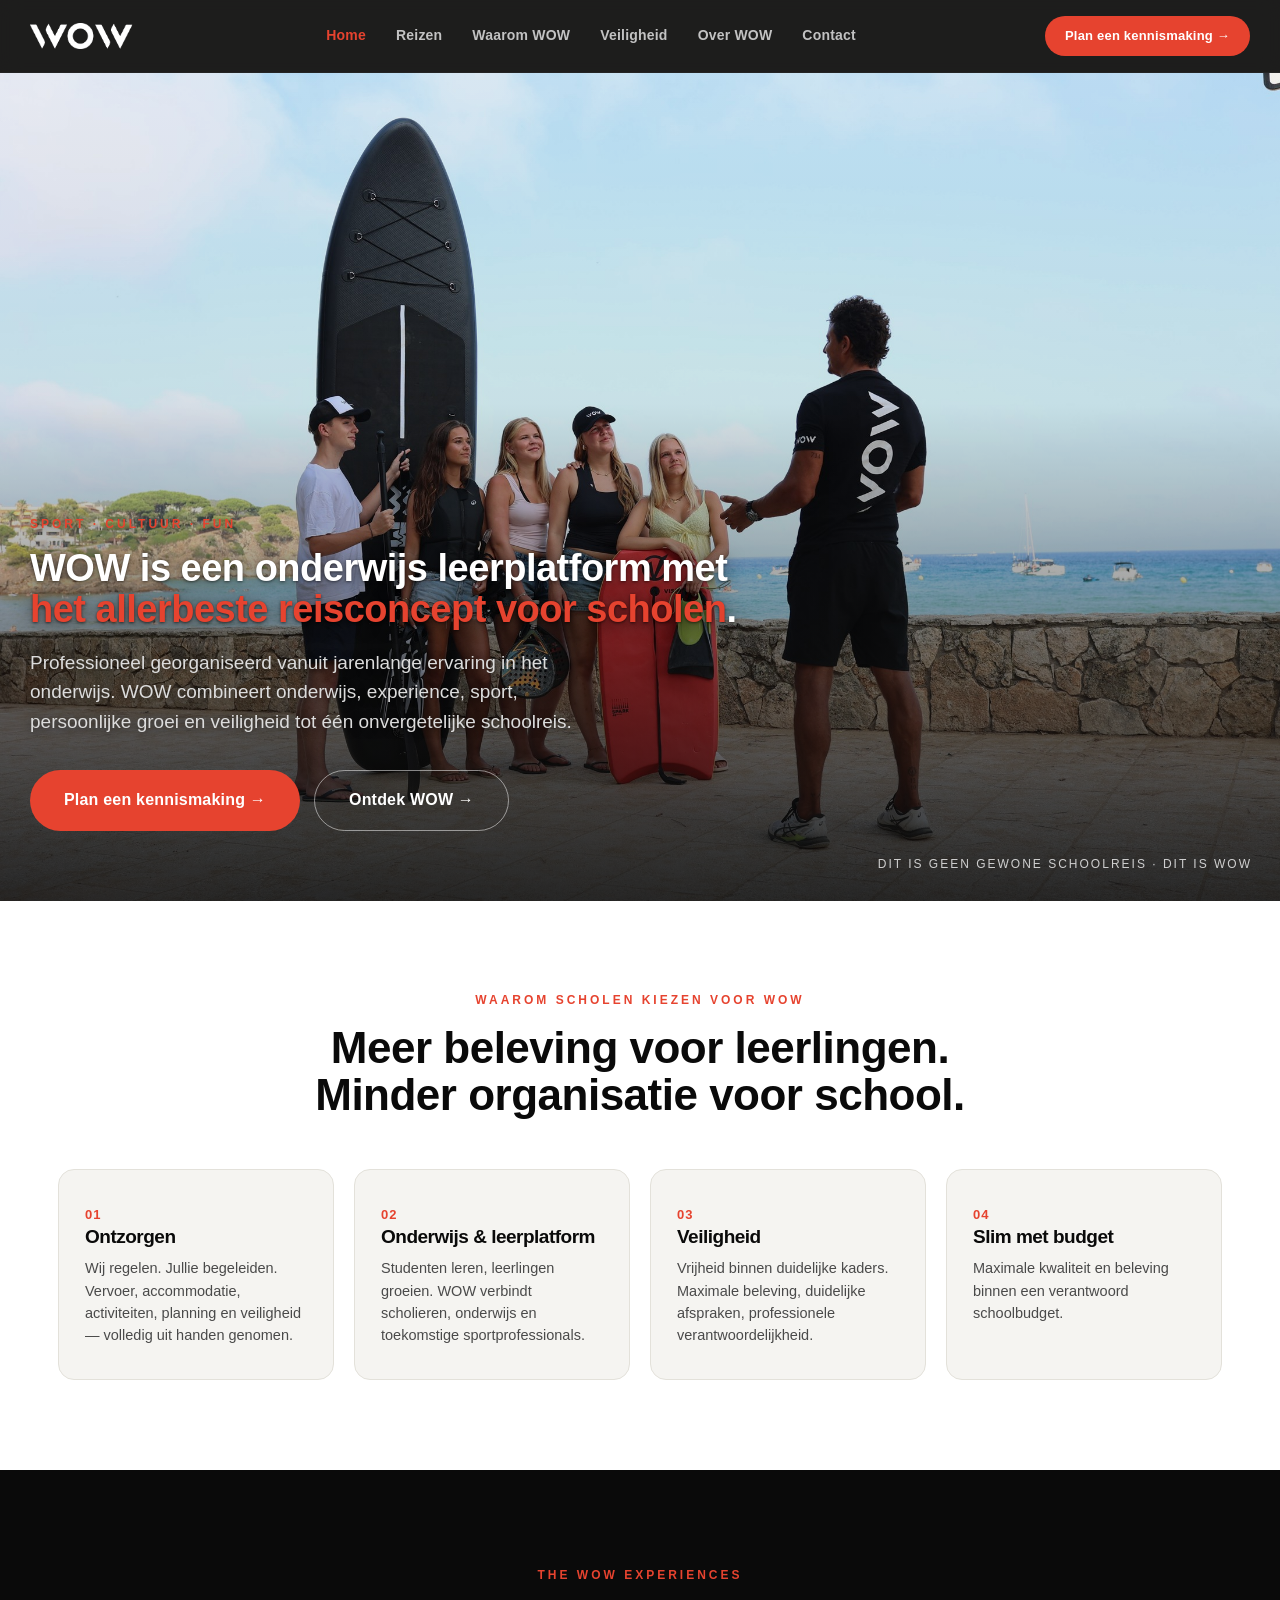
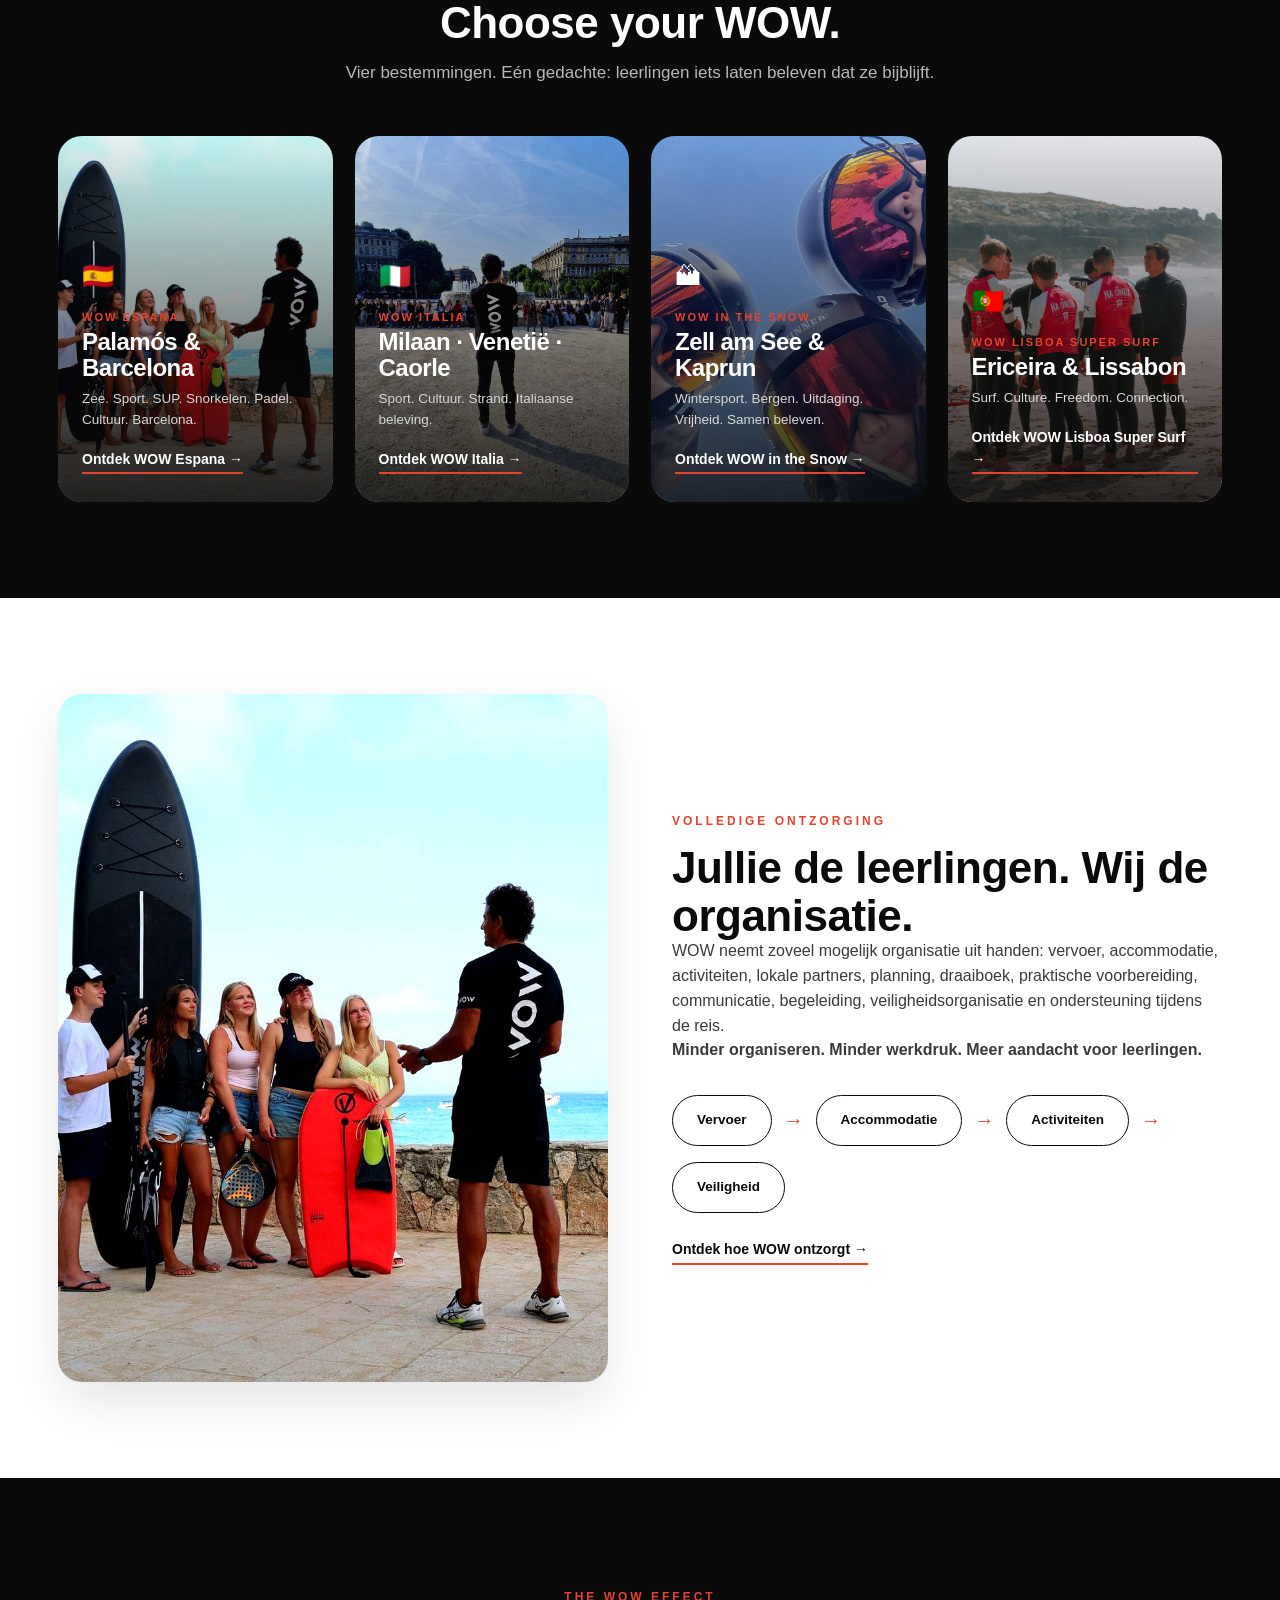
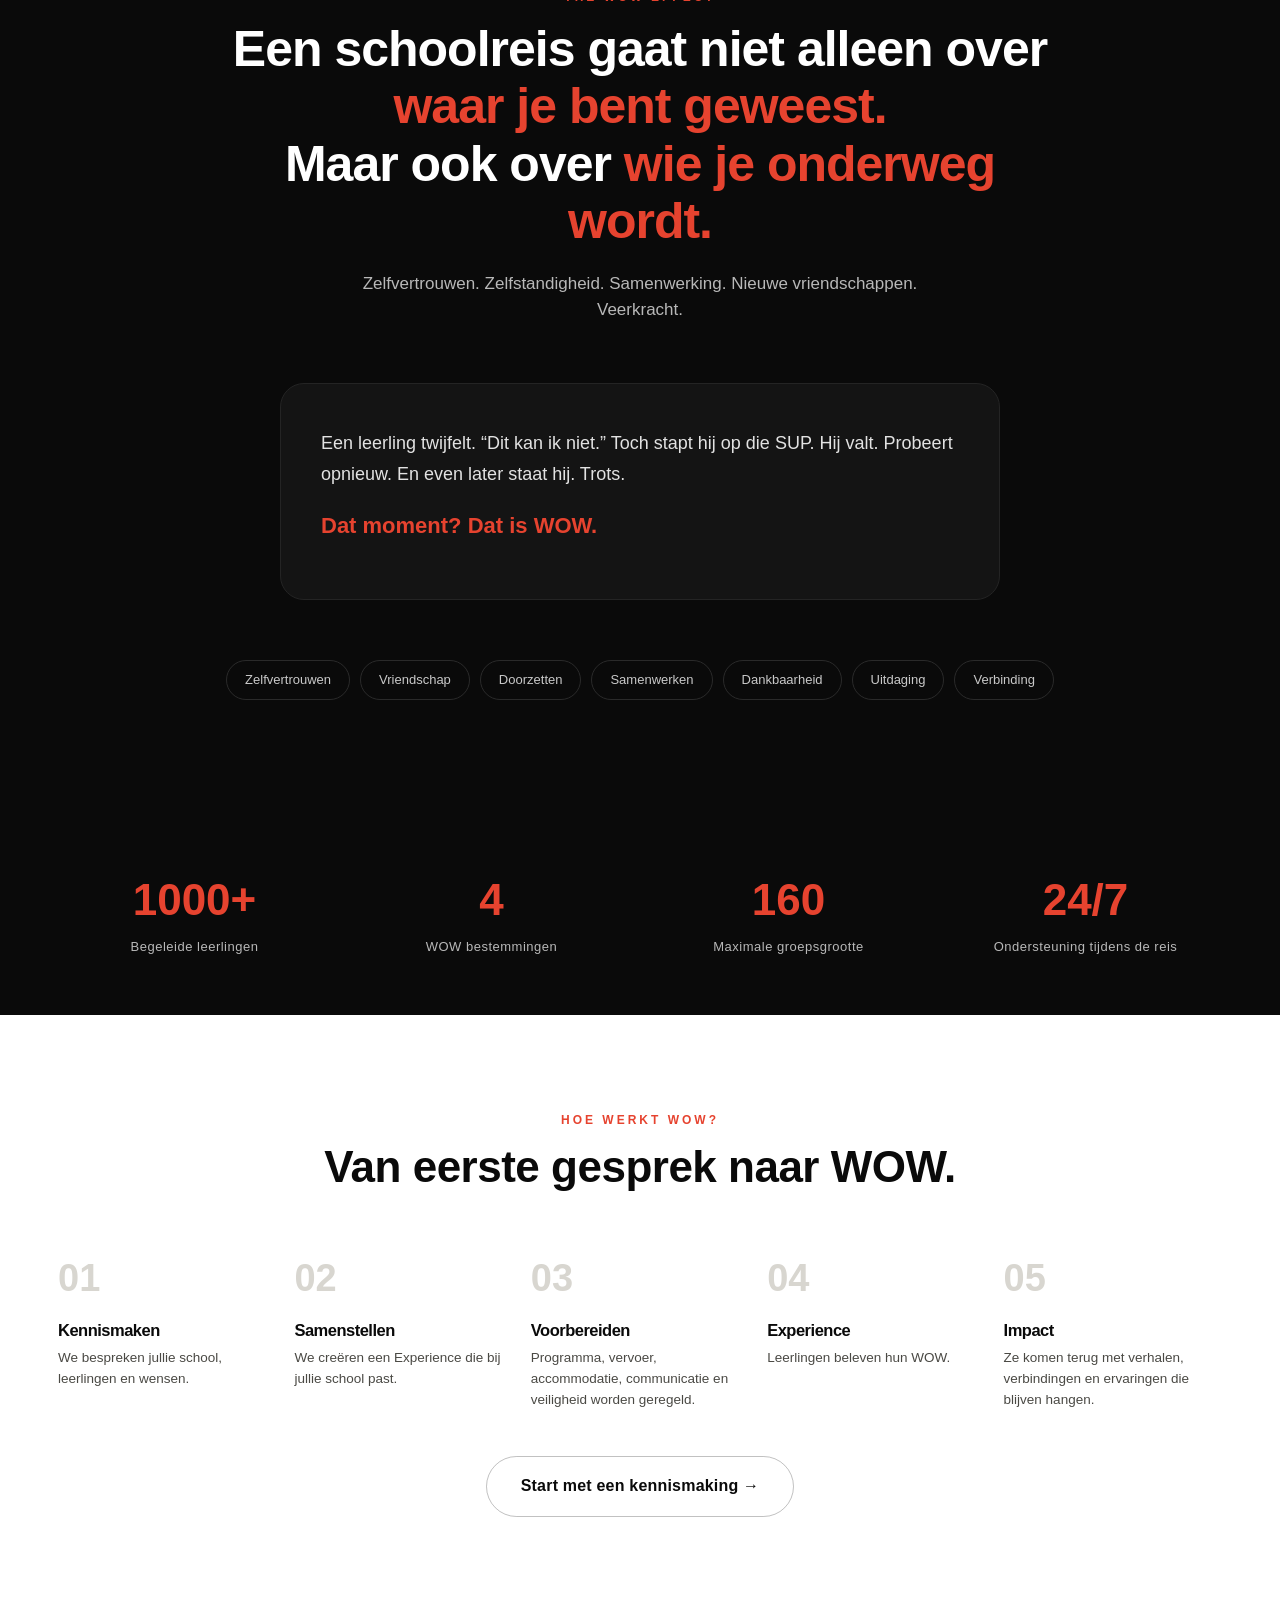
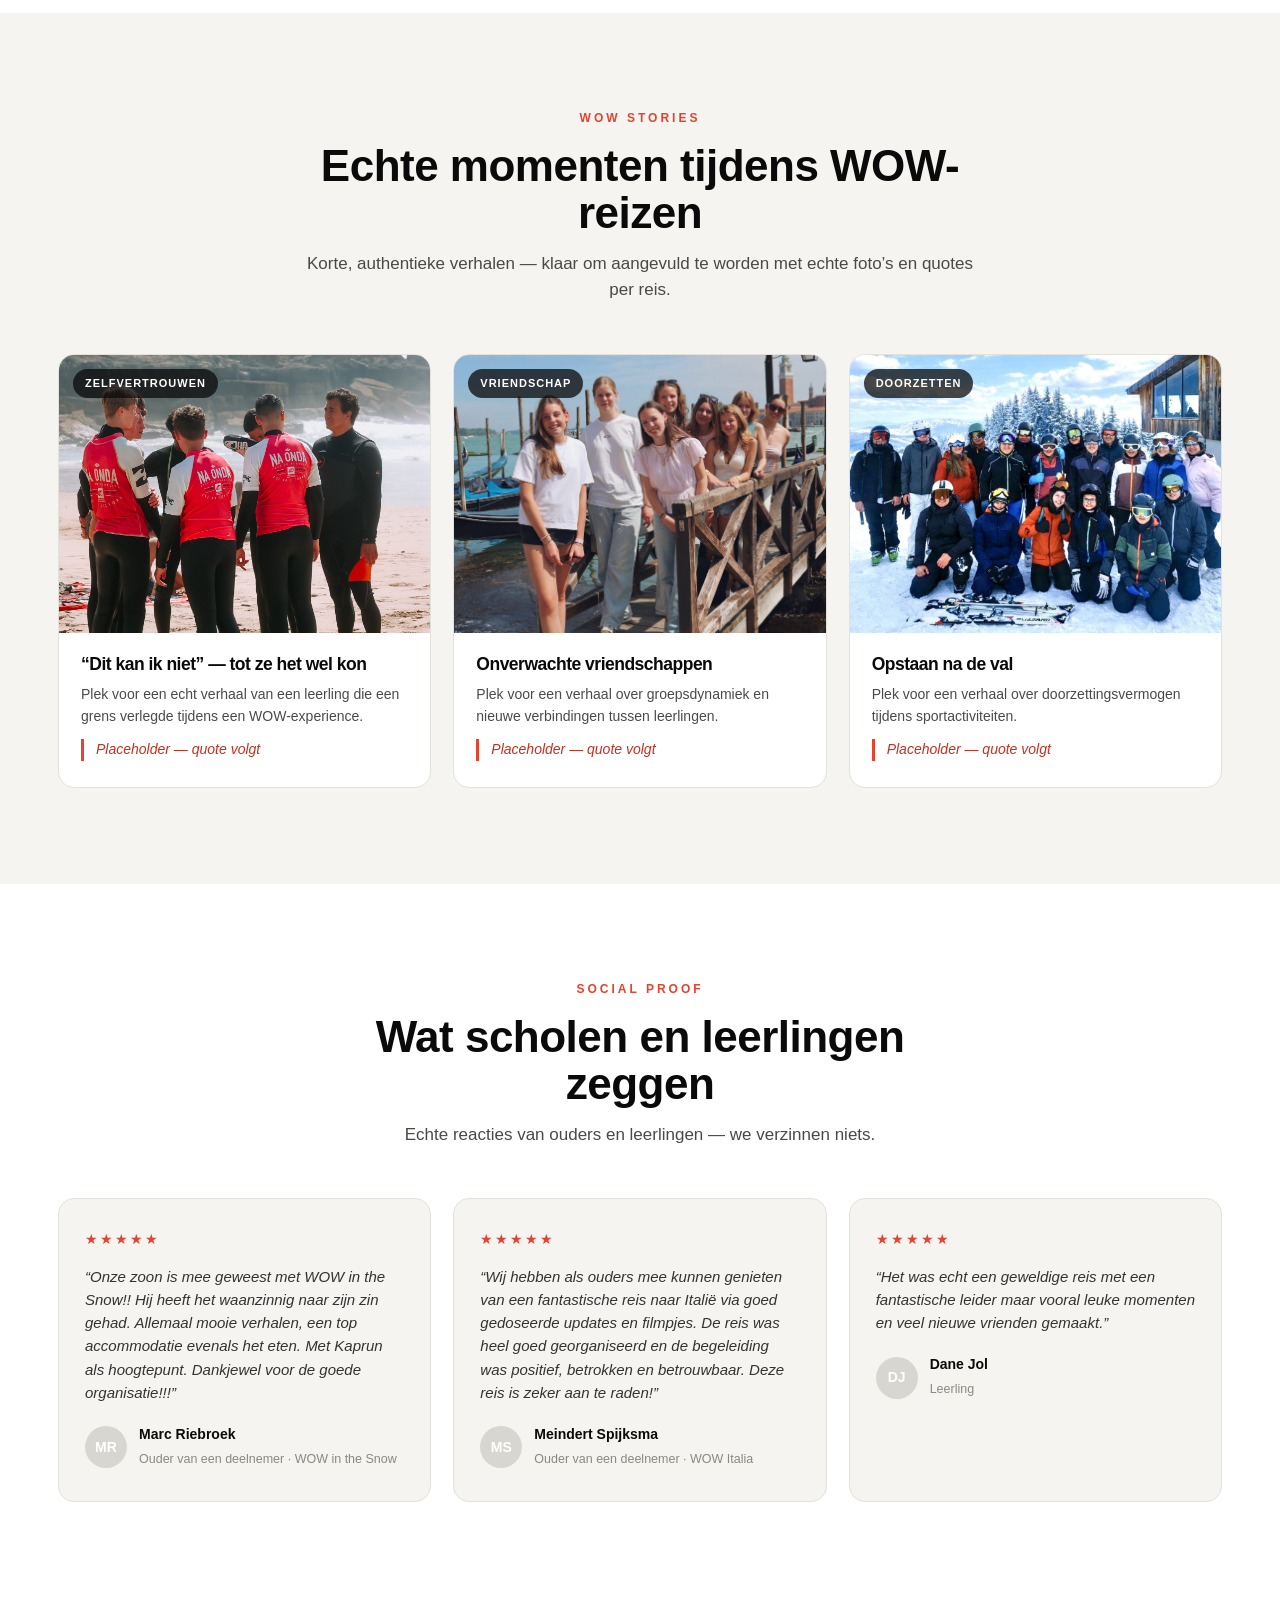
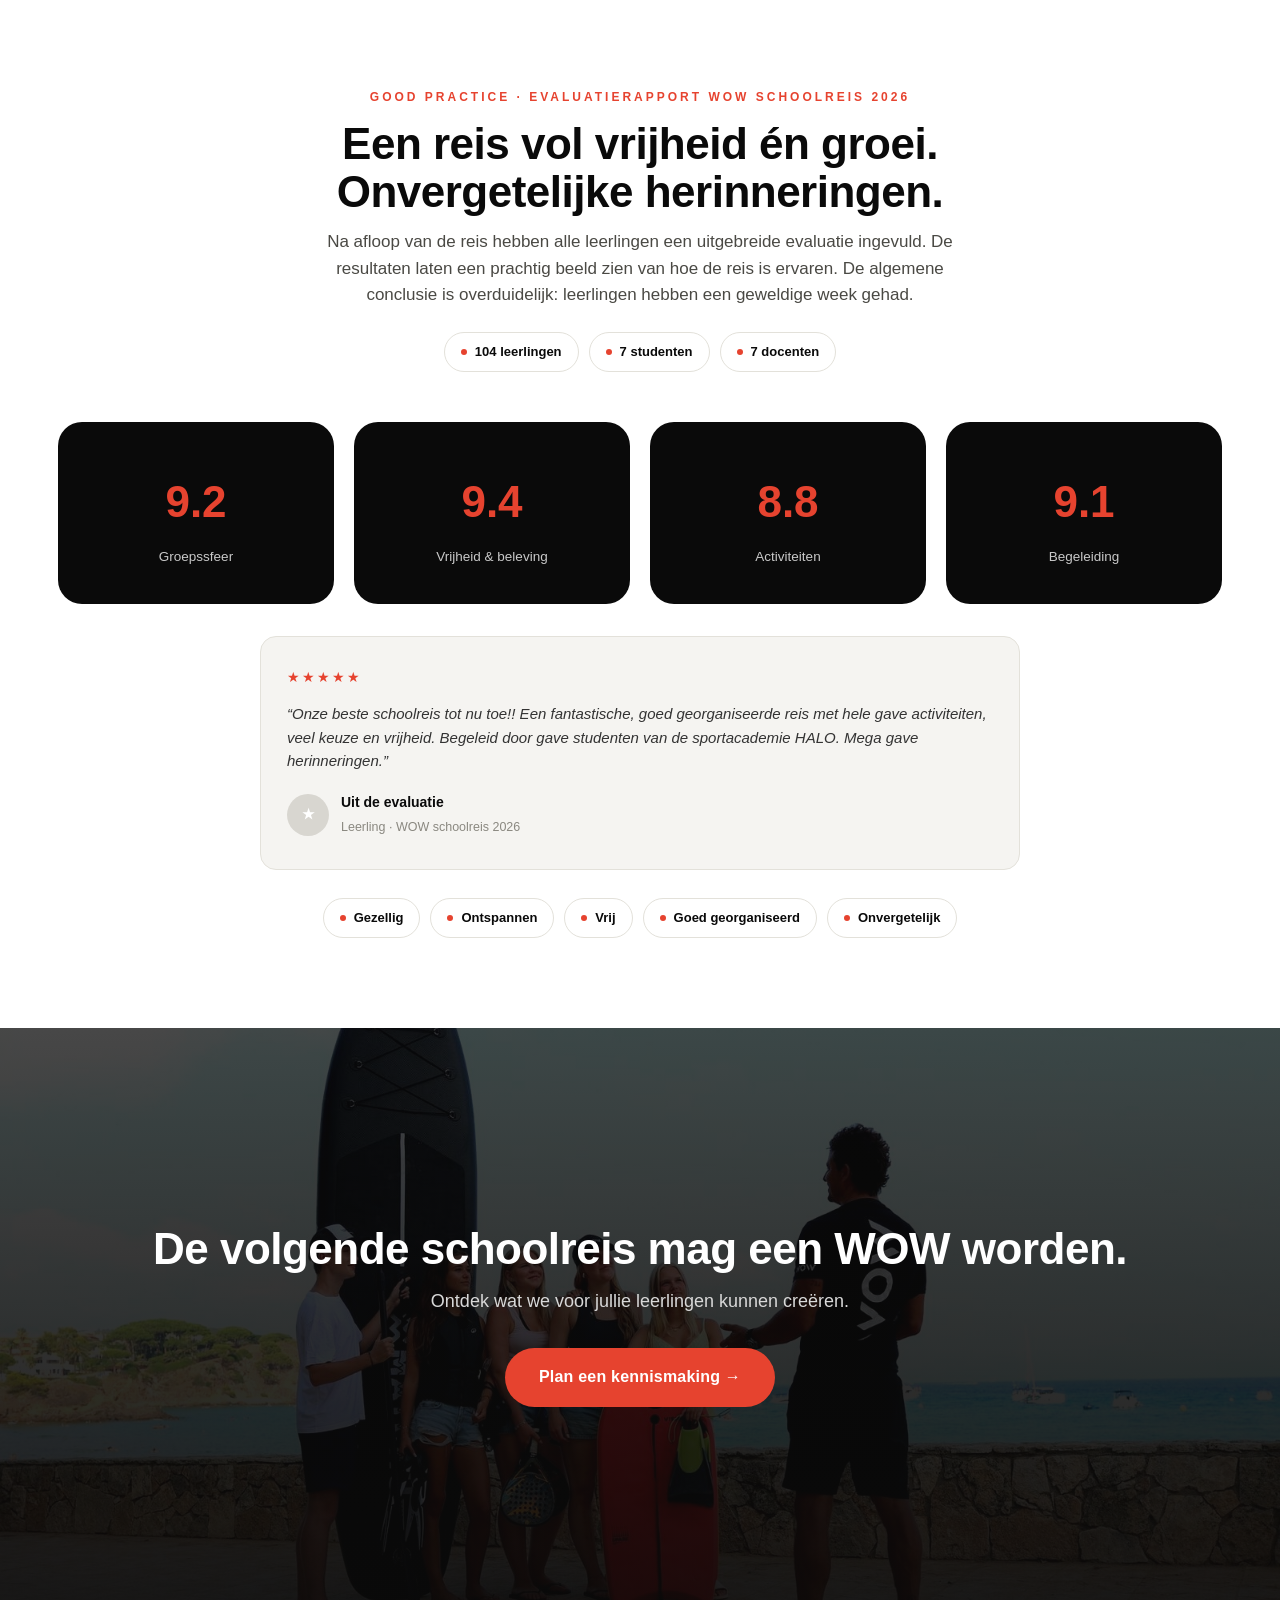
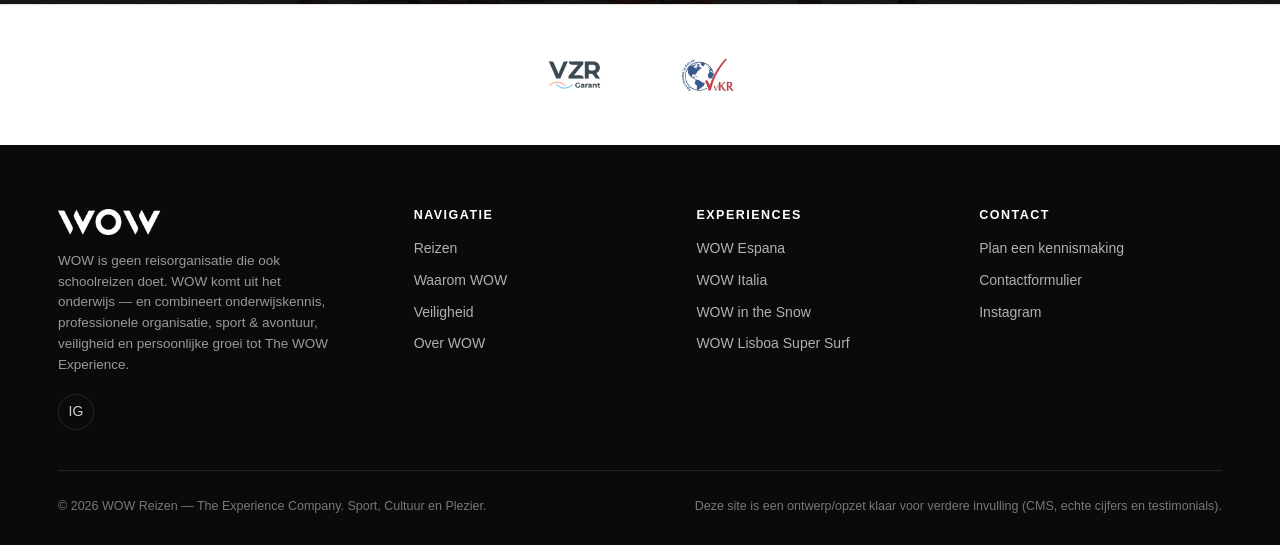
<file: wow-website 23/index.html>
<!DOCTYPE html>
<html lang="nl">
<head>
<meta charset="UTF-8">
<meta name="viewport" content="width=device-width, initial-scale=1.0">
<title>WOW — The Experience Company | Onvergetelijke schoolreizen</title>
<meta name="description" content="WOW organiseert unieke buitenlandse schoolreizen voor middelbare scholen. Sport, cultuur, persoonlijke groei en veiligheid — professioneel georganiseerd vanuit het onderwijs.">
<meta property="og:title" content="WOW — The Experience Company | Onvergetelijke schoolreizen">
<meta property="og:description" content="WOW organiseert unieke buitenlandse schoolreizen voor middelbare scholen. Sport, cultuur, persoonlijke groei en veiligheid — professioneel georganiseerd vanuit het onderwijs.">
<meta property="og:type" content="website">
<link rel="icon" href="assets/wow-logo-black.png">
<link rel="stylesheet" href="css/style.css">
</head>
<body>
<header>
  <div class="wrap nav-inner">
    <a class="brand" href="index.html">
      <img src="assets/wow-logo-white.png" alt="WOW logo">
    </a>
    <nav class="main-nav">
      <a href="index.html" class="active">Home</a>
      <a href="reizen.html">Reizen</a>
      <a href="waarom-wow.html">Waarom WOW</a>
      <a href="veiligheid.html">Veiligheid</a>
      <a href="over-wow.html">Over WOW</a>
      <a href="contact.html">Contact</a>
    </nav>
    <div class="nav-right">
      <a class="btn btn-sm" href="https://calendly.com/wowreizen/30min" target="_blank" rel="noopener">Plan een kennismaking &rarr;</a>
      <button class="hamburger" aria-label="Menu" onclick="document.querySelector('.mobile-menu').classList.add('open');document.body.style.overflow='hidden';">
        &#9776;
      </button>
    </div>
  </div>
</header>

<div class="mobile-menu">
  <div class="mobile-menu-top">
    <img src="assets/wow-logo-white.png" alt="WOW logo">
    <button class="mobile-menu-close" aria-label="Sluiten" onclick="document.querySelector('.mobile-menu').classList.remove('open');document.body.style.overflow='';">&times;</button>
  </div>
  <a href="index.html">Home</a>
      <a href="reizen.html">Reizen</a>
      <a href="waarom-wow.html">Waarom WOW</a>
      <a href="veiligheid.html">Veiligheid</a>
      <a href="over-wow.html">Over WOW</a>
      <a href="contact.html">Contact</a>
  <a class="btn btn-block" href="https://calendly.com/wowreizen/30min" target="_blank" rel="noopener">Plan een kennismaking &rarr;</a>
</div>

<section class="hero-full">
  <div class="hero-media">
    <img src="assets/wow-hero-palamos-sup.jpg" alt="WOW instructeur begeleidt scholieren met suppboard, bodyboard en padelracket in Palamos, Spanje" class="">
  </div>
  <div class="wrap hero-content">
    <span class="kicker">Sport &middot; Cultuur &middot; Fun</span>
    <h1 class="h1-sm">WOW is een onderwijs leerplatform met <em>het allerbeste reisconcept voor scholen</em>.</h1>
    <p class="hero-sub">Professioneel georganiseerd vanuit jarenlange ervaring in het onderwijs. WOW combineert onderwijs, experience, sport, persoonlijke groei en veiligheid tot &eacute;&eacute;n onvergetelijke schoolreis.</p>
    <div class="hero-cta-row">
      <a class="btn btn-lg" href="https://calendly.com/wowreizen/30min" target="_blank" rel="noopener">Plan een kennismaking &rarr;</a>
      <a class="btn btn-outline btn-lg" href="reizen.html">Ontdek WOW &rarr;</a>
    </div>
  </div>
  <div class="hero-scroll-tag">Dit is geen gewone schoolreis &middot; dit is WOW</div>
</section>

<section class="usp-section reveal">
  <div class="wrap">
    <div class="section-head">
      <span class="kicker">Waarom scholen kiezen voor WOW</span>
      <h2>Meer beleving voor leerlingen. Minder organisatie voor school.</h2>
    </div>
    <div class="usp-grid">
      <a href="waarom-wow.html" class="usp-card" style="color:inherit;">
        <span class="num">01</span>
        <h3>Ontzorgen</h3>
        <p>Wij regelen. Jullie begeleiden. Vervoer, accommodatie, activiteiten, planning en veiligheid &mdash; volledig uit handen genomen.</p>
      </a>
      <a href="waarom-wow.html" class="usp-card" style="color:inherit;">
        <span class="num">02</span>
        <h3>Onderwijs &amp; leerplatform</h3>
        <p>Studenten leren, leerlingen groeien. WOW verbindt scholieren, onderwijs en toekomstige sportprofessionals.</p>
      </a>
      <a href="veiligheid.html" class="usp-card" style="color:inherit;">
        <span class="num">03</span>
        <h3>Veiligheid</h3>
        <p>Vrijheid binnen duidelijke kaders. Maximale beleving, duidelijke afspraken, professionele verantwoordelijkheid.</p>
      </a>
      <a href="waarom-wow.html" class="usp-card" style="color:inherit;">
        <span class="num">04</span>
        <h3>Slim met budget</h3>
        <p>Maximale kwaliteit en beleving binnen een verantwoord schoolbudget.</p>
      </a>
    </div>
  </div>
</section>

<section class="experiences-section reveal">
  <div class="wrap">
    <div class="section-head">
      <span class="kicker">The WOW Experiences</span>
      <h2>Choose your WOW.</h2>
      <p>Vier bestemmingen. E&eacute;n gedachte: leerlingen iets laten beleven dat ze bijblijft.</p>
    </div>
    <div class="exp-grid exp-grid-4">
      <a class="exp-card" href="experience-spain.html">
        <img src="assets/wow-hero-palamos.jpg" alt="WOW Espana — Palamos en Barcelona" class="">
        <div class="exp-overlay"></div>
        <div class="exp-body">
          <span class="exp-flag">&#127466;&#127480;</span>
          <span class="exp-kicker">WOW Espana</span>
          <h3>Palam&oacute;s &amp; Barcelona</h3>
          <p>Zee. Sport. SUP. Snorkelen. Padel. Cultuur. Barcelona.</p>
          <span class="link-arrow" style="color:#fff;border-color:#e6432f;">Ontdek WOW Espana &rarr;</span>
        </div>
      </a>
      <a class="exp-card" href="experience-italy.html">
        <img src="assets/italy-milaan-fontein.jpg" alt="WOW groep bij de fontein in Milaan" class="">
        <div class="exp-overlay"></div>
        <div class="exp-body">
          <span class="exp-flag">&#127470;&#127481;</span>
          <span class="exp-kicker">WOW Italia</span>
          <h3>Milaan &middot; Veneti&euml; &middot; Caorle</h3>
          <p>Sport. Cultuur. Strand. Italiaanse beleving.</p>
          <span class="link-arrow" style="color:#fff;border-color:#e6432f;">Ontdek WOW Italia &rarr;</span>
        </div>
      </a>
      <a class="exp-card" href="experience-snow.html">
        <img src="assets/snow-goggles-groep.jpg" alt="WOW groep met skibril tijdens WOW in the Snow" class="">
        <div class="exp-overlay"></div>
        <div class="exp-body">
          <span class="exp-flag">&#127956;</span>
          <span class="exp-kicker">WOW in the Snow</span>
          <h3>Zell am See &amp; Kaprun</h3>
          <p>Wintersport. Bergen. Uitdaging. Vrijheid. Samen beleven.</p>
          <span class="link-arrow" style="color:#fff;border-color:#e6432f;">Ontdek WOW in the Snow &rarr;</span>
        </div>
      </a>
      <a class="exp-card" href="experience-lisboa.html">
        <img src="assets/founder-surf-test.jpg" alt="Surfen aan de Atlantische kust bij Ericeira, Portugal" class="">
        <div class="exp-overlay"></div>
        <div class="exp-body">
          <span class="exp-flag">&#127477;&#127481;</span>
          <span class="exp-kicker">WOW Lisboa Super Surf</span>
          <h3>Ericeira &amp; Lissabon</h3>
          <p>Surf. Culture. Freedom. Connection.</p>
          <span class="link-arrow" style="color:#fff;border-color:#e6432f;">Ontdek WOW Lisboa Super Surf &rarr;</span>
        </div>
      </a>
    </div>
  </div>
</section>

<section class="split-section reveal">
  <div class="wrap">
    <div class="split-grid">
      <div class="split-media">
        <img src="assets/wow-hero-palamos.jpg" alt="WOW ontzorgt de hele organisatie van de schoolreis" class="">
      </div>
      <div class="split-text">
        <span class="kicker">Volledige ontzorging</span>
        <h2>Jullie de leerlingen. Wij de organisatie.</h2>
        <p>WOW neemt zoveel mogelijk organisatie uit handen: vervoer, accommodatie, activiteiten, lokale partners, planning, draaiboek, praktische voorbereiding, communicatie, begeleiding, veiligheidsorganisatie en ondersteuning tijdens de reis.</p>
        <p><strong>Minder organiseren. Minder werkdruk. Meer aandacht voor leerlingen.</strong></p>
        <div class="flow-diagram" style="justify-content:flex-start;margin:32px 0 0;">
          <span class="flow-pair"><span class="flow-step">Vervoer</span><span class="flow-arrow">&rarr;</span></span>
          <span class="flow-pair"><span class="flow-step">Accommodatie</span><span class="flow-arrow">&rarr;</span></span>
          <span class="flow-pair"><span class="flow-step">Activiteiten</span><span class="flow-arrow">&rarr;</span></span>
          <span class="flow-step">Veiligheid</span>
        </div>
        <a class="link-arrow" href="waarom-wow.html" style="margin-top:26px;display:inline-flex;">Ontdek hoe WOW ontzorgt &rarr;</a>
      </div>
    </div>
  </div>
</section>

<section class="effect-section reveal">
  <div class="wrap">
    <span class="kicker" style="text-align:center;display:block;">The WOW Effect</span>
    <div class="effect-headline">Een schoolreis gaat niet alleen over <span class="coral">waar je bent geweest.</span><br>Maar ook over <span class="coral">wie je onderweg wordt.</span></div>
    <p class="effect-sub">Zelfvertrouwen. Zelfstandigheid. Samenwerking. Nieuwe vriendschappen. Veerkracht.</p>
    <div class="effect-story">
      <p>Een leerling twijfelt. &ldquo;Dit kan ik niet.&rdquo; Toch stapt hij op die SUP. Hij valt. Probeert opnieuw. En even later staat hij. Trots.</p>
      <p class="payoff">Dat moment? Dat is WOW.</p>
    </div>
    <div class="effect-tags">
      <span>Zelfvertrouwen</span><span>Vriendschap</span><span>Doorzetten</span><span>Samenwerken</span><span>Dankbaarheid</span><span>Uitdaging</span><span>Verbinding</span>
    </div>
  </div>
</section>

<section class="stats-band reveal">
  <div class="wrap">
    <div class="stats-grid">
      <div><strong data-count="1000" data-suffix="+">1000+</strong><span>Begeleide leerlingen</span></div>
      <div><strong data-count="4" data-suffix="">4</strong><span>WOW bestemmingen</span></div>
      <div><strong data-count="160" data-suffix="">160</strong><span>Maximale groepsgrootte</span></div>
      <div><strong>24/7</strong><span>Ondersteuning tijdens de reis</span></div>
    </div>
  </div>
</section>

<section class="process-section reveal">
  <div class="wrap">
    <div class="section-head">
      <span class="kicker">Hoe werkt WOW?</span>
      <h2>Van eerste gesprek naar WOW.</h2>
    </div>
    <div class="process-grid">
      <div class="process-step"><span class="step-num">01</span><h3>Kennismaken</h3><p>We bespreken jullie school, leerlingen en wensen.</p></div>
      <div class="process-step"><span class="step-num">02</span><h3>Samenstellen</h3><p>We cre&euml;ren een Experience die bij jullie school past.</p></div>
      <div class="process-step"><span class="step-num">03</span><h3>Voorbereiden</h3><p>Programma, vervoer, accommodatie, communicatie en veiligheid worden geregeld.</p></div>
      <div class="process-step"><span class="step-num">04</span><h3>Experience</h3><p>Leerlingen beleven hun WOW.</p></div>
      <div class="process-step"><span class="step-num">05</span><h3>Impact</h3><p>Ze komen terug met verhalen, verbindingen en ervaringen die blijven hangen.</p></div>
    </div>
    <div class="center" style="margin-top:46px;">
      <a class="btn btn-outline-dark btn-lg" href="https://calendly.com/wowreizen/30min" target="_blank" rel="noopener">Start met een kennismaking &rarr;</a>
    </div>
  </div>
</section>

<section class="stories-section reveal">
  <div class="wrap">
    <div class="section-head">
      <span class="kicker">WOW Stories</span>
      <h2>Echte momenten tijdens WOW-reizen</h2>
      <p>Korte, authentieke verhalen &mdash; klaar om aangevuld te worden met echte foto&rsquo;s en quotes per reis.</p>
    </div>
    <div class="stories-grid">
      <div class="story-card">
        <div class="story-media"><img src="assets/founder-surf-test.jpg" alt="WOW Story — Zelfvertrouwen" class=""><span class="story-theme">Zelfvertrouwen</span></div>
        <div class="story-body">
          <h3>&ldquo;Dit kan ik niet&rdquo; &mdash; tot ze het wel kon</h3>
          <p>Plek voor een echt verhaal van een leerling die een grens verlegde tijdens een WOW-experience.</p>
          <div class="story-quote">Placeholder &mdash; quote volgt</div>
        </div>
      </div>
      <div class="story-card">
        <div class="story-media"><img src="assets/italy-venetie-groep.jpg" alt="WOW Story — Vriendschap" class=""><span class="story-theme">Vriendschap</span></div>
        <div class="story-body">
          <h3>Onverwachte vriendschappen</h3>
          <p>Plek voor een verhaal over groepsdynamiek en nieuwe verbindingen tussen leerlingen.</p>
          <div class="story-quote">Placeholder &mdash; quote volgt</div>
        </div>
      </div>
      <div class="story-card">
        <div class="story-media"><img src="assets/snow-groep.jpg" alt="WOW Story — Doorzetten" class=""><span class="story-theme">Doorzetten</span></div>
        <div class="story-body">
          <h3>Opstaan na de val</h3>
          <p>Plek voor een verhaal over doorzettingsvermogen tijdens sportactiviteiten.</p>
          <div class="story-quote">Placeholder &mdash; quote volgt</div>
        </div>
      </div>
    </div>
  </div>
</section>

<section class="testimonials-section reveal">
  <div class="wrap">
    <div class="section-head">
      <span class="kicker">Social proof</span>
      <h2>Wat scholen en leerlingen zeggen</h2>
      <p>Echte reacties van ouders en leerlingen &mdash; we verzinnen niets.</p>
    </div>
    <div class="testi-grid">
      <div class="testi-card">
        <div class="stars">&#9733;&#9733;&#9733;&#9733;&#9733;</div>
        <p>&ldquo;Onze zoon is mee geweest met WOW in the Snow!! Hij heeft het waanzinnig naar zijn zin gehad. Allemaal mooie verhalen, een top accommodatie evenals het eten. Met Kaprun als hoogtepunt. Dankjewel voor de goede organisatie!!!&rdquo;</p>
        <div class="testi-who"><div class="testi-avatar">MR</div><div><strong>Marc Riebroek</strong><span>Ouder van een deelnemer &middot; WOW in the Snow</span></div></div>
      </div>
      <div class="testi-card">
        <div class="stars">&#9733;&#9733;&#9733;&#9733;&#9733;</div>
        <p>&ldquo;Wij hebben als ouders mee kunnen genieten van een fantastische reis naar Itali&euml; via goed gedoseerde updates en filmpjes. De reis was heel goed georganiseerd en de begeleiding was positief, betrokken en betrouwbaar. Deze reis is zeker aan te raden!&rdquo;</p>
        <div class="testi-who"><div class="testi-avatar">MS</div><div><strong>Meindert Spijksma</strong><span>Ouder van een deelnemer &middot; WOW Italia</span></div></div>
      </div>
      <div class="testi-card">
        <div class="stars">&#9733;&#9733;&#9733;&#9733;&#9733;</div>
        <p>&ldquo;Het was echt een geweldige reis met een fantastische leider maar vooral leuke momenten en veel nieuwe vrienden gemaakt.&rdquo;</p>
        <div class="testi-who"><div class="testi-avatar">DJ</div><div><strong>Dane Jol</strong><span>Leerling</span></div></div>
      </div>
    </div>
  </div>
</section>

<section class="usp-section alt reveal">
  <div class="wrap">
    <div class="section-head">
      <span class="kicker">Good Practice &middot; Evaluatierapport WOW schoolreis 2026</span>
      <h2>Een reis vol vrijheid &eacute;n groei. Onvergetelijke herinneringen.</h2>
      <p>Na afloop van de reis hebben alle leerlingen een uitgebreide evaluatie ingevuld. De resultaten laten een prachtig beeld zien van hoe de reis is ervaren. De algemene conclusie is overduidelijk: leerlingen hebben een geweldige week gehad.</p>
      <div class="badge-row" style="justify-content:center;">
        <span class="badge">104 leerlingen</span>
        <span class="badge">7 studenten</span>
        <span class="badge">7 docenten</span>
      </div>
    </div>
    <div class="info-grid" style="grid-template-columns:repeat(4,1fr);">
      <div class="price-card"><div class="amount">9.2</div><p>Groepssfeer</p></div>
      <div class="price-card"><div class="amount">9.4</div><p>Vrijheid &amp; beleving</p></div>
      <div class="price-card"><div class="amount">8.8</div><p>Activiteiten</p></div>
      <div class="price-card"><div class="amount">9.1</div><p>Begeleiding</p></div>
    </div>
    <div class="testi-card" style="max-width:760px;margin:32px auto 0;">
      <div class="stars">&#9733;&#9733;&#9733;&#9733;&#9733;</div>
      <p>&ldquo;Onze beste schoolreis tot nu toe!! Een fantastische, goed georganiseerde reis met hele gave activiteiten, veel keuze en vrijheid. Begeleid door gave studenten van de sportacademie HALO. Mega gave herinneringen.&rdquo;</p>
      <div class="testi-who"><div class="testi-avatar">&#9733;</div><div><strong>Uit de evaluatie</strong><span>Leerling &middot; WOW schoolreis 2026</span></div></div>
    </div>
    <div class="badge-row" style="justify-content:center;margin-top:28px;">
      <span class="badge">Gezellig</span><span class="badge">Ontspannen</span><span class="badge">Vrij</span><span class="badge">Goed georganiseerd</span><span class="badge">Onvergetelijk</span>
    </div>
  </div>
</section>

<section class="final-cta reveal">
  <div class="hero-media"><img src="assets/wow-hero-palamos.jpg" alt="WOW schoolreis" class=""></div>
  <div class="wrap final-content">
    <h2>De volgende schoolreis mag een WOW worden.</h2>
    <p>Ontdek wat we voor jullie leerlingen kunnen cre&euml;ren.</p>
    <a class="btn btn-lg" href="https://calendly.com/wowreizen/30min" target="_blank" rel="noopener">Plan een kennismaking &rarr;</a>
  </div>
</section>

<section class="reveal partner-logos">
  <div class="wrap partner-logos-row">
    <a href="https://vzr-garant.nl/" target="_blank" rel="noopener" title="VZR Garant">
      <img src="assets/logo-vzr-garant.png" alt="VZR Garant &mdash; garantiefonds voor reizen" class="">
    </a>
    <a href="https://www.vvkr.nl/" target="_blank" rel="noopener" title="VvKR &mdash; Vereniging van Kleinschalige Reisorganisaties">
      <img src="assets/logo-vvkr.png" alt="VvKR &mdash; Vereniging van Kleinschalige Reisorganisaties" class="">
    </a>
  </div>
</section>
<div class="sticky-cta">
  <a class="btn btn-block" href="https://calendly.com/wowreizen/30min" target="_blank" rel="noopener">Plan een kennismaking &rarr;</a>
</div>
<footer>
  <div class="wrap">
    <div class="footer-top">
      <div class="footer-brand">
        <img src="assets/wow-logo-white.png" alt="WOW logo">
        <p>WOW is geen reisorganisatie die ook schoolreizen doet. WOW komt uit het onderwijs — en combineert onderwijskennis, professionele organisatie, sport &amp; avontuur, veiligheid en persoonlijke groei tot The WOW Experience.</p>
        <div class="footer-social">
          <a href="https://www.instagram.com/wowreizen" target="_blank" rel="noopener" aria-label="Instagram">IG</a>
        </div>
      </div>
      <div class="footer-col">
        <h4>Navigatie</h4>
        <a href="reizen.html">Reizen</a>
        <a href="waarom-wow.html">Waarom WOW</a>
        <a href="veiligheid.html">Veiligheid</a>
        <a href="over-wow.html">Over WOW</a>
      </div>
      <div class="footer-col">
        <h4>Experiences</h4>
        <a href="experience-spain.html">WOW Espana</a>
        <a href="experience-italy.html">WOW Italia</a>
        <a href="experience-snow.html">WOW in the Snow</a>
        <a href="experience-lisboa.html">WOW Lisboa Super Surf</a>
      </div>
      <div class="footer-col">
        <h4>Contact</h4>
        <a href="https://calendly.com/wowreizen/30min" target="_blank" rel="noopener">Plan een kennismaking</a>
        <a href="contact.html">Contactformulier</a>
        <a href="https://www.instagram.com/wowreizen" target="_blank" rel="noopener">Instagram</a>
      </div>
    </div>
    <div class="footer-bottom">
      <span>&copy; 2026 WOW Reizen — The Experience Company. Sport, Cultuur en Plezier.</span>
      <span>Deze site is een ontwerp/opzet klaar voor verdere invulling (CMS, echte cijfers en testimonials).</span>
    </div>
  </div>
</footer>

<script src="js/main.js"></script>
</body>
</html>
</file>
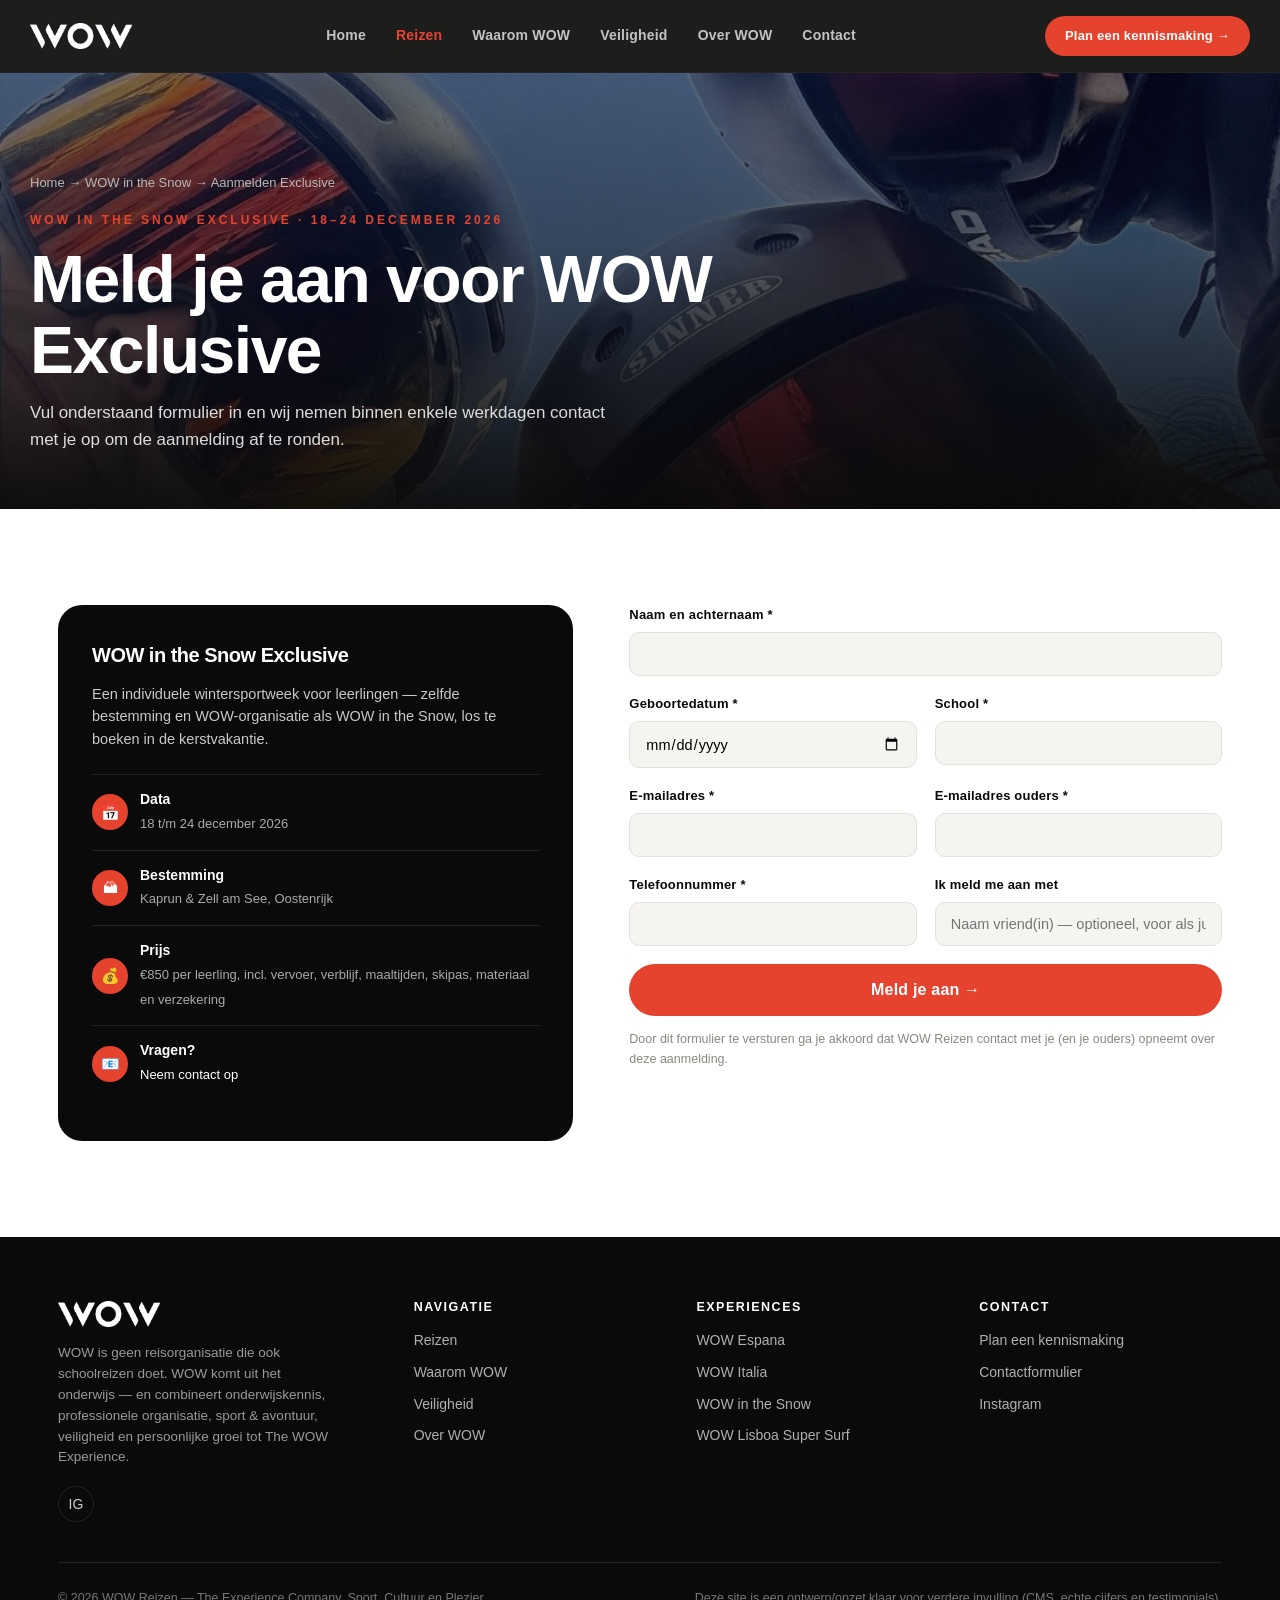
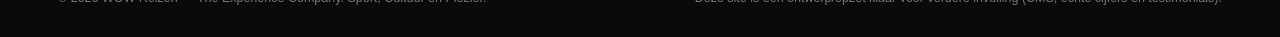
<file: wow-website 23/aanmelden-snow-exclusive.html>
<!DOCTYPE html>
<html lang="nl">
<head>
<meta charset="UTF-8">
<meta name="viewport" content="width=device-width, initial-scale=1.0">
<title>Aanmelden WOW in the Snow Exclusive | WOW — The Experience Company</title>
<meta name="description" content="Meld je aan voor WOW in the Snow Exclusive: 18 t/m 24 december 2026, Kaprun & Zell am See. Individuele wintersportreis voor leerlingen.">
<meta property="og:title" content="Aanmelden WOW in the Snow Exclusive | WOW — The Experience Company">
<meta property="og:description" content="Meld je aan voor WOW in the Snow Exclusive: 18 t/m 24 december 2026, Kaprun & Zell am See. Individuele wintersportreis voor leerlingen.">
<meta property="og:type" content="website">
<link rel="icon" href="assets/wow-logo-black.png">
<link rel="stylesheet" href="css/style.css">
</head>
<body>
<header>
  <div class="wrap nav-inner">
    <a class="brand" href="index.html">
      <img src="assets/wow-logo-white.png" alt="WOW logo">
    </a>
    <nav class="main-nav">
      <a href="index.html">Home</a>
      <a href="reizen.html" class="active">Reizen</a>
      <a href="waarom-wow.html">Waarom WOW</a>
      <a href="veiligheid.html">Veiligheid</a>
      <a href="over-wow.html">Over WOW</a>
      <a href="contact.html">Contact</a>
    </nav>
    <div class="nav-right">
      <a class="btn btn-sm" href="https://calendly.com/wowreizen/30min" target="_blank" rel="noopener">Plan een kennismaking &rarr;</a>
      <button class="hamburger" aria-label="Menu" onclick="document.querySelector('.mobile-menu').classList.add('open');document.body.style.overflow='hidden';">
        &#9776;
      </button>
    </div>
  </div>
</header>

<div class="mobile-menu">
  <div class="mobile-menu-top">
    <img src="assets/wow-logo-white.png" alt="WOW logo">
    <button class="mobile-menu-close" aria-label="Sluiten" onclick="document.querySelector('.mobile-menu').classList.remove('open');document.body.style.overflow='';">&times;</button>
  </div>
  <a href="index.html">Home</a>
      <a href="reizen.html">Reizen</a>
      <a href="waarom-wow.html">Waarom WOW</a>
      <a href="veiligheid.html">Veiligheid</a>
      <a href="over-wow.html">Over WOW</a>
      <a href="contact.html">Contact</a>
  <a class="btn btn-block" href="https://calendly.com/wowreizen/30min" target="_blank" rel="noopener">Plan een kennismaking &rarr;</a>
</div>

<section class="hero-compact" style="min-height:40vh;">
  <div class="hero-media"><img src="assets/snow-goggles-groep.jpg" alt="WOW groep met skibril tijdens WOW in the Snow" class=""></div>
  <div class="wrap hero-content">
    <div class="breadcrumb"><a href="index.html">Home</a> &rarr; <a href="experience-snow.html">WOW in the Snow</a> &rarr; Aanmelden Exclusive</div>
    <span class="kicker">WOW in the Snow Exclusive &middot; 18&ndash;24 december 2026</span>
    <h1>Meld je aan voor WOW Exclusive</h1>
    <p class="hero-sub">Vul onderstaand formulier in en wij nemen binnen enkele werkdagen contact met je op om de aanmelding af te ronden.</p>
  </div>
</section>

<section class="contact-section reveal">
  <div class="wrap">
    <div class="contact-grid">
      <div class="contact-info-card">
        <h3>WOW in the Snow Exclusive</h3>
        <p>Een individuele wintersportweek voor leerlingen &mdash; zelfde bestemming en WOW-organisatie als WOW in the Snow, los te boeken in de kerstvakantie.</p>
        <div class="contact-info-row"><div class="icon">&#128197;</div><div><strong>Data</strong><span>18 t/m 24 december 2026</span></div></div>
        <div class="contact-info-row"><div class="icon">&#127956;</div><div><strong>Bestemming</strong><span>Kaprun &amp; Zell am See, Oostenrijk</span></div></div>
        <div class="contact-info-row"><div class="icon">&#128176;</div><div><strong>Prijs</strong><span>&euro;850 per leerling, incl. vervoer, verblijf, maaltijden, skipas, materiaal en verzekering</span></div></div>
        <div class="contact-info-row"><div class="icon">&#128231;</div><div><strong>Vragen?</strong><span><a href="contact.html" style="color:#fff;">Neem contact op</a></span></div></div>
      </div>

      <div>
        <form id="snow-exclusive-form" class="form-grid lead-form" novalidate>
          <input type="hidden" name="bestemming" value="WOW in the Snow Exclusive — december 2026 (individueel)">
          <div class="field full"><label for="se-naam">Naam en achternaam *</label><input id="se-naam" name="naam" type="text" required></div>
          <div class="field"><label for="se-geboortedatum">Geboortedatum *</label><input id="se-geboortedatum" name="geboortedatum" type="date" required></div>
          <div class="field"><label for="se-school">School *</label><input id="se-school" name="school" type="text" required></div>
          <div class="field"><label for="se-email">E-mailadres *</label><input id="se-email" name="email" type="email" required></div>
          <div class="field"><label for="se-email-ouders">E-mailadres ouders *</label><input id="se-email-ouders" name="email_ouders" type="email" required></div>
          <div class="field"><label for="se-telefoon">Telefoonnummer *</label><input id="se-telefoon" name="telefoon" type="tel" required></div>
          <div class="field"><label for="se-samen-met">Ik meld me aan met</label><input id="se-samen-met" name="samen_met" type="text" placeholder="Naam vriend(in) &mdash; optioneel, voor als jullie samen op de kamer willen"></div>
          <div class="field full">
            <button type="submit" class="btn btn-block btn-lg">Meld je aan &rarr;</button>
            <p class="form-note">Door dit formulier te versturen ga je akkoord dat WOW Reizen contact met je (en je ouders) opneemt over deze aanmelding.</p>
          </div>
        </form>
        <div class="form-success">
          <div class="check">&#10003;</div>
          <h3>Bedankt voor je aanmelding.</h3>
          <p>Je aanmelding voor WOW in the Snow Exclusive is binnen. Het WOW-team neemt binnen enkele werkdagen contact met je op.</p>
        </div>
      </div>
    </div>
  </div>
</section>
<footer>
  <div class="wrap">
    <div class="footer-top">
      <div class="footer-brand">
        <img src="assets/wow-logo-white.png" alt="WOW logo">
        <p>WOW is geen reisorganisatie die ook schoolreizen doet. WOW komt uit het onderwijs — en combineert onderwijskennis, professionele organisatie, sport &amp; avontuur, veiligheid en persoonlijke groei tot The WOW Experience.</p>
        <div class="footer-social">
          <a href="https://www.instagram.com/wowreizen" target="_blank" rel="noopener" aria-label="Instagram">IG</a>
        </div>
      </div>
      <div class="footer-col">
        <h4>Navigatie</h4>
        <a href="reizen.html">Reizen</a>
        <a href="waarom-wow.html">Waarom WOW</a>
        <a href="veiligheid.html">Veiligheid</a>
        <a href="over-wow.html">Over WOW</a>
      </div>
      <div class="footer-col">
        <h4>Experiences</h4>
        <a href="experience-spain.html">WOW Espana</a>
        <a href="experience-italy.html">WOW Italia</a>
        <a href="experience-snow.html">WOW in the Snow</a>
        <a href="experience-lisboa.html">WOW Lisboa Super Surf</a>
      </div>
      <div class="footer-col">
        <h4>Contact</h4>
        <a href="https://calendly.com/wowreizen/30min" target="_blank" rel="noopener">Plan een kennismaking</a>
        <a href="contact.html">Contactformulier</a>
        <a href="https://www.instagram.com/wowreizen" target="_blank" rel="noopener">Instagram</a>
      </div>
    </div>
    <div class="footer-bottom">
      <span>&copy; 2026 WOW Reizen — The Experience Company. Sport, Cultuur en Plezier.</span>
      <span>Deze site is een ontwerp/opzet klaar voor verdere invulling (CMS, echte cijfers en testimonials).</span>
    </div>
  </div>
</footer>

<script src="js/main.js"></script>
</body>
</html>
</file>
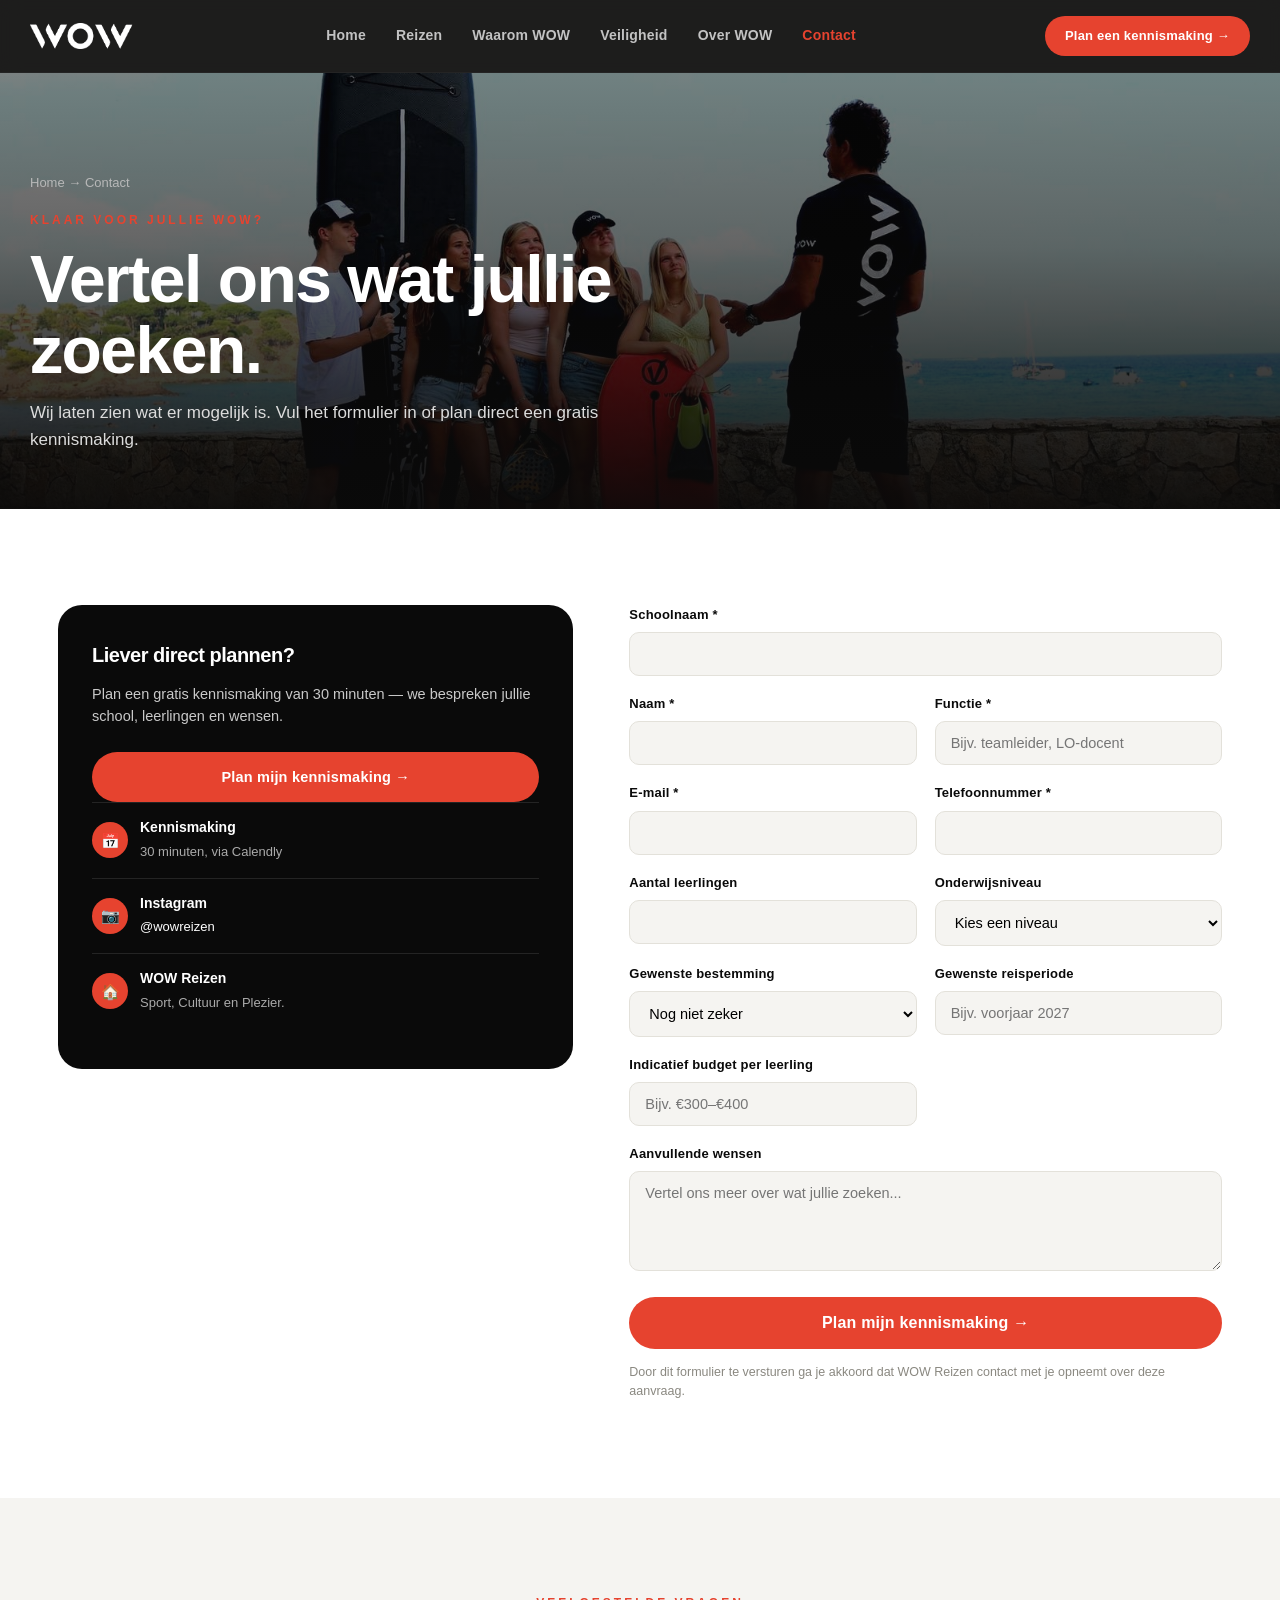
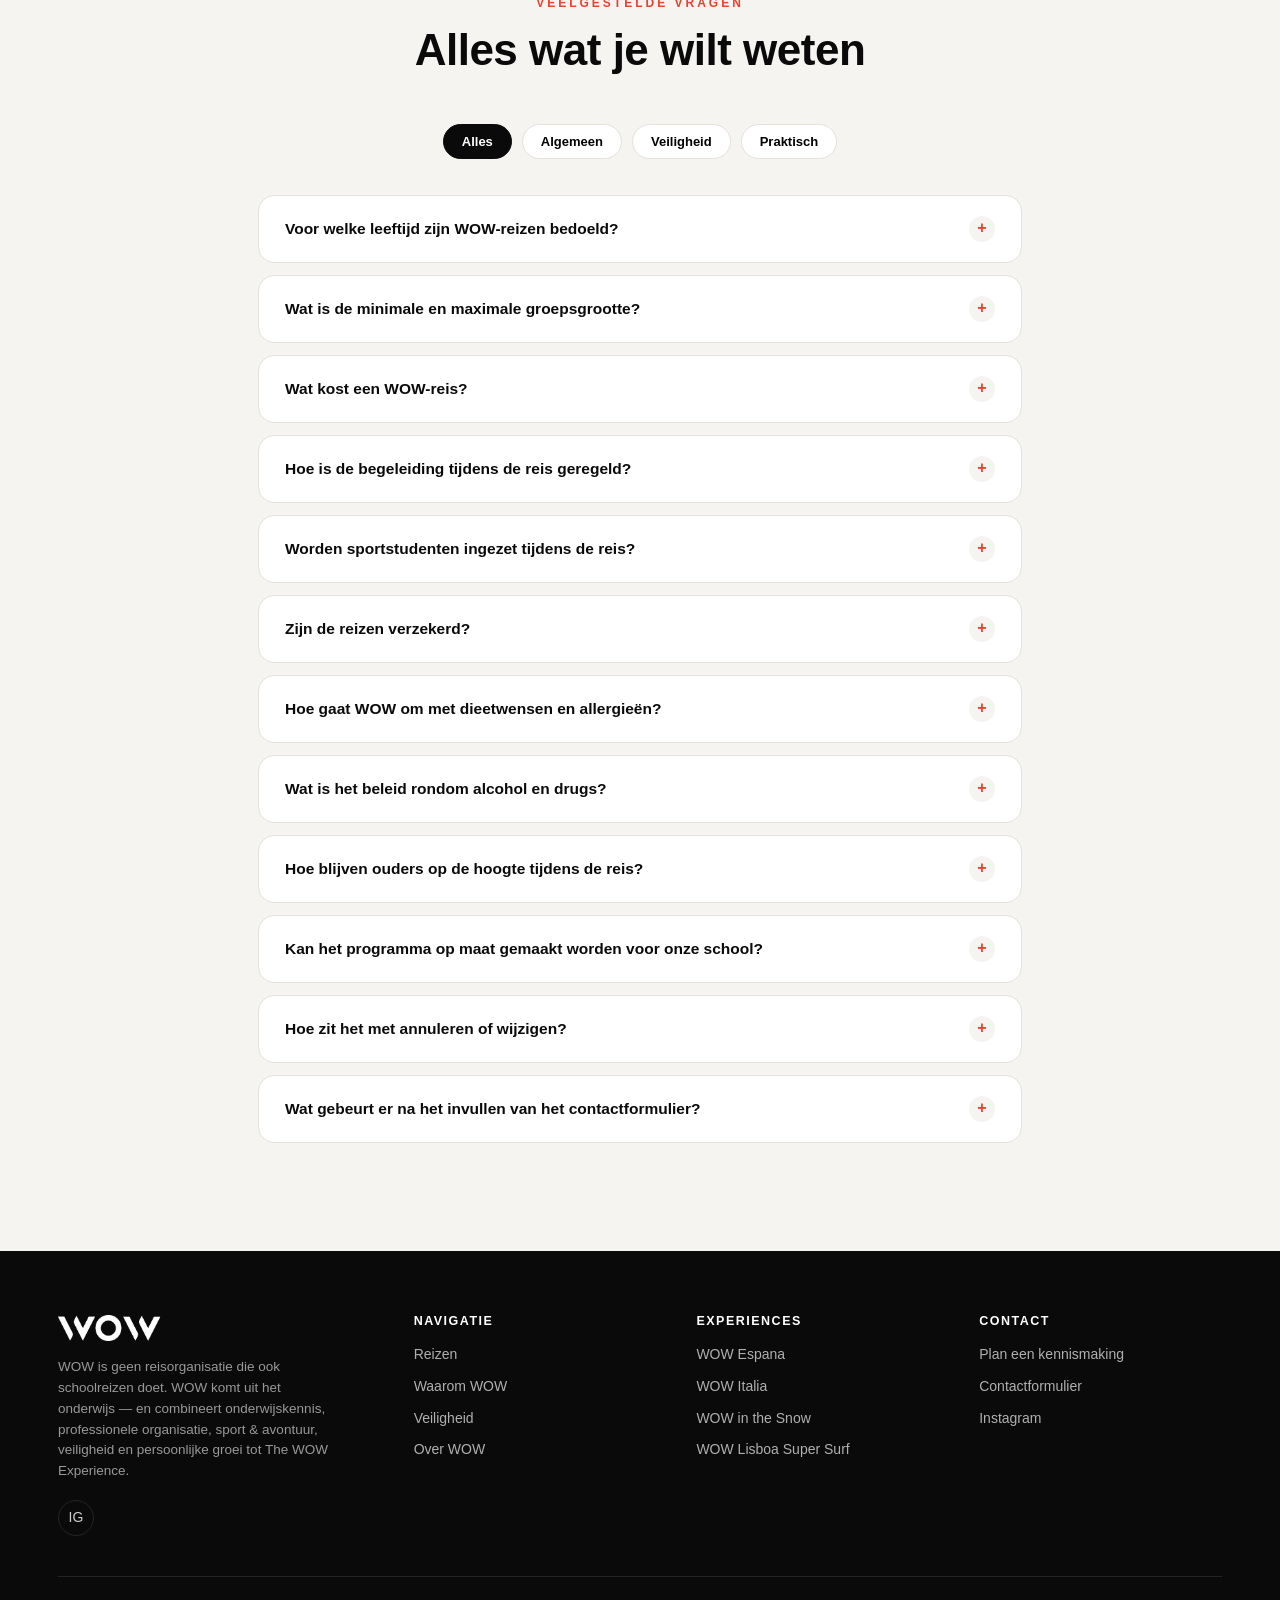
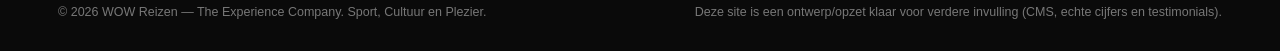
<file: wow-website 23/contact.html>
<!DOCTYPE html>
<html lang="nl">
<head>
<meta charset="UTF-8">
<meta name="viewport" content="width=device-width, initial-scale=1.0">
<title>Contact | WOW — The Experience Company</title>
<meta name="description" content="Neem contact op met WOW Reizen: plan een gratis kennismaking of vraag informatie aan via het contactformulier.">
<meta property="og:title" content="Contact | WOW — The Experience Company">
<meta property="og:description" content="Neem contact op met WOW Reizen: plan een gratis kennismaking of vraag informatie aan via het contactformulier.">
<meta property="og:type" content="website">
<link rel="icon" href="assets/wow-logo-black.png">
<link rel="stylesheet" href="css/style.css">
</head>
<body>
<header>
  <div class="wrap nav-inner">
    <a class="brand" href="index.html">
      <img src="assets/wow-logo-white.png" alt="WOW logo">
    </a>
    <nav class="main-nav">
      <a href="index.html">Home</a>
      <a href="reizen.html">Reizen</a>
      <a href="waarom-wow.html">Waarom WOW</a>
      <a href="veiligheid.html">Veiligheid</a>
      <a href="over-wow.html">Over WOW</a>
      <a href="contact.html" class="active">Contact</a>
    </nav>
    <div class="nav-right">
      <a class="btn btn-sm" href="https://calendly.com/wowreizen/30min" target="_blank" rel="noopener">Plan een kennismaking &rarr;</a>
      <button class="hamburger" aria-label="Menu" onclick="document.querySelector('.mobile-menu').classList.add('open');document.body.style.overflow='hidden';">
        &#9776;
      </button>
    </div>
  </div>
</header>

<div class="mobile-menu">
  <div class="mobile-menu-top">
    <img src="assets/wow-logo-white.png" alt="WOW logo">
    <button class="mobile-menu-close" aria-label="Sluiten" onclick="document.querySelector('.mobile-menu').classList.remove('open');document.body.style.overflow='';">&times;</button>
  </div>
  <a href="index.html">Home</a>
      <a href="reizen.html">Reizen</a>
      <a href="waarom-wow.html">Waarom WOW</a>
      <a href="veiligheid.html">Veiligheid</a>
      <a href="over-wow.html">Over WOW</a>
      <a href="contact.html">Contact</a>
  <a class="btn btn-block" href="https://calendly.com/wowreizen/30min" target="_blank" rel="noopener">Plan een kennismaking &rarr;</a>
</div>

<section class="hero-compact" style="min-height:44vh;">
  <div class="hero-media"><img src="assets/wow-hero-palamos.jpg" alt="Contact WOW" class=""></div>
  <div class="wrap hero-content">
    <div class="breadcrumb"><a href="index.html">Home</a> &rarr; Contact</div>
    <span class="kicker">Klaar voor jullie WOW?</span>
    <h1>Vertel ons wat jullie zoeken.</h1>
    <p class="hero-sub">Wij laten zien wat er mogelijk is. Vul het formulier in of plan direct een gratis kennismaking.</p>
  </div>
</section>

<section class="contact-section reveal">
  <div class="wrap">
    <div class="contact-grid">
      <div class="contact-info-card">
        <h3>Liever direct plannen?</h3>
        <p>Plan een gratis kennismaking van 30 minuten &mdash; we bespreken jullie school, leerlingen en wensen.</p>
        <a class="btn btn-block" href="https://calendly.com/wowreizen/30min" target="_blank" rel="noopener">Plan mijn kennismaking &rarr;</a>
        <div class="contact-info-row"><div class="icon">&#128197;</div><div><strong>Kennismaking</strong><span>30 minuten, via Calendly</span></div></div>
        <div class="contact-info-row"><div class="icon">&#128247;</div><div><strong>Instagram</strong><span><a href="https://www.instagram.com/wowreizen" target="_blank" rel="noopener" style="color:#fff;">@wowreizen</a></span></div></div>
        <div class="contact-info-row"><div class="icon">&#127968;</div><div><strong>WOW Reizen</strong><span>Sport, Cultuur en Plezier.</span></div></div>
      </div>

      <div>
        <form id="lead-form" class="form-grid lead-form" novalidate>
          <div class="field full"><label for="school">Schoolnaam *</label><input id="school" name="school" type="text" required></div>
          <div class="field"><label for="naam">Naam *</label><input id="naam" name="naam" type="text" required></div>
          <div class="field"><label for="functie">Functie *</label><input id="functie" name="functie" type="text" placeholder="Bijv. teamleider, LO-docent" required></div>
          <div class="field"><label for="email">E-mail *</label><input id="email" name="email" type="email" required></div>
          <div class="field"><label for="telefoon">Telefoonnummer *</label><input id="telefoon" name="telefoon" type="tel" required></div>
          <div class="field"><label for="aantal">Aantal leerlingen</label><input id="aantal" name="aantal_leerlingen" type="number" min="1"></div>
          <div class="field">
            <label for="niveau">Onderwijsniveau</label>
            <select id="niveau" name="onderwijsniveau">
              <option value="">Kies een niveau</option>
              <option>VMBO</option><option>HAVO</option><option>VWO</option><option>Gemengd</option><option>Anders</option>
            </select>
          </div>
          <div class="field">
            <label for="bestemming">Gewenste bestemming</label>
            <select id="bestemming" name="bestemming">
              <option value="">Nog niet zeker</option>
              <option>WOW Espana &mdash; Palam&oacute;s &amp; Barcelona</option>
              <option>WOW Italia &mdash; Milaan / Veneti&euml; / Caorle</option>
              <option>WOW in the Snow &mdash; Zell am See</option>
              <option>WOW in the Snow Exclusive &mdash; december 2026 (individueel)</option>
              <option>WOW Lisboa Super Surf &mdash; Lissabon</option>
            </select>
          </div>
          <div class="field"><label for="periode">Gewenste reisperiode</label><input id="periode" name="reisperiode" type="text" placeholder="Bijv. voorjaar 2027"></div>
          <div class="field"><label for="budget">Indicatief budget per leerling</label><input id="budget" name="budget" type="text" placeholder="Bijv. &euro;300&ndash;&euro;400"></div>
          <div class="field full"><label for="wensen">Aanvullende wensen</label><textarea id="wensen" name="wensen" placeholder="Vertel ons meer over wat jullie zoeken..."></textarea></div>
          <div class="field full">
            <button type="submit" class="btn btn-block btn-lg">Plan mijn kennismaking &rarr;</button>
            <p class="form-note">Door dit formulier te versturen ga je akkoord dat WOW Reizen contact met je opneemt over deze aanvraag.</p>
          </div>
        </form>
        <div class="form-success">
          <div class="check">&#10003;</div>
          <h3>Bedankt.</h3>
          <p>Jullie eerste stap naar WOW is gezet. Het WOW-team neemt binnen enkele werkdagen contact op.</p>
        </div>
      </div>
    </div>
  </div>
</section>

<section class="faq-section reveal">
  <div class="wrap-narrow">
    <div class="section-head">
      <span class="kicker">Veelgestelde vragen</span>
      <h2>Alles wat je wilt weten</h2>
    </div>
    <div class="faq-cats">
      <button class="faq-cat-btn active" data-cat="all">Alles</button>
      <button class="faq-cat-btn" data-cat="algemeen">Algemeen</button>
      <button class="faq-cat-btn" data-cat="veiligheid">Veiligheid</button>
      <button class="faq-cat-btn" data-cat="praktisch">Praktisch</button>
    </div>
    <div class="faq-list">
      <div class="faq-item" data-cat="algemeen">
        <div class="faq-q"><span>Voor welke leeftijd zijn WOW-reizen bedoeld?</span><span class="plus">+</span></div>
        <div class="faq-a"><div class="faq-a-inner">WOW-reizen zijn ontwikkeld voor scholieren in het voortgezet onderwijs, doorgaans in de leeftijd van 13 tot 19 jaar.</div></div>
      </div>
      <div class="faq-item" data-cat="algemeen">
        <div class="faq-q"><span>Wat is de minimale en maximale groepsgrootte?</span><span class="plus">+</span></div>
        <div class="faq-a"><div class="faq-a-inner">Dit verschilt per Experience: WOW Espana schoolreizen vanaf 40 tot 160 leerlingen, WOW in the Snow tot 74 deelnemers. Neem contact op voor maatwerk.</div></div>
      </div>
      <div class="faq-item" data-cat="praktisch">
        <div class="faq-q"><span>Wat kost een WOW-reis?</span><span class="plus">+</span></div>
        <div class="faq-a"><div class="faq-a-inner">Richtprijzen per leerling: WOW Espana &euro;550, WOW Italia &euro;650, WOW in the Snow &euro;650, WOW Lisboa Super Surf &euro;800. Deze prijzen zijn compleet &mdash; geen verborgen kosten. De uiteindelijke prijs hangt af van programma, periode en groepsgrootte; voor schoolreizen op maat stellen we een prijsindicatie samen na een kennismaking.</div></div>
      </div>
      <div class="faq-item" data-cat="veiligheid">
        <div class="faq-q"><span>Hoe is de begeleiding tijdens de reis geregeld?</span><span class="plus">+</span></div>
        <div class="faq-a"><div class="faq-a-inner">Professionele begeleiders reizen mee op elke WOW-reis, inclusief leden van het WOW-team zelf. Zie de veiligheidspagina voor alle details.</div></div>
      </div>
      <div class="faq-item" data-cat="algemeen">
        <div class="faq-q"><span>Worden sportstudenten ingezet tijdens de reis?</span><span class="plus">+</span></div>
        <div class="faq-a"><div class="faq-a-inner">Waar mogelijk werkt WOW samen met studenten van relevante sport- en onderwijsopleidingen, die ondersteunen binnen een professionele structuur. Zij vervangen nooit gekwalificeerde professionals waar specifieke bevoegdheden nodig zijn.</div></div>
      </div>
      <div class="faq-item" data-cat="praktisch">
        <div class="faq-q"><span>Zijn de reizen verzekerd?</span><span class="plus">+</span></div>
        <div class="faq-a"><div class="faq-a-inner">Ja. WOW-reizen zijn gedekt door VZR Garant financi&euml;le bescherming en reizigers krijgen een passende reisverzekering, inclusief wintersportdekking voor WOW in the Snow.</div></div>
      </div>
      <div class="faq-item" data-cat="praktisch">
        <div class="faq-q"><span>Hoe gaat WOW om met dieetwensen en allergie&euml;n?</span><span class="plus">+</span></div>
        <div class="faq-a"><div class="faq-a-inner">Dieetwensen, allergie&euml;n en medische bijzonderheden worden voorafgaand aan de reis uitgevraagd en meegenomen in de organisatie.</div></div>
      </div>
      <div class="faq-item" data-cat="veiligheid">
        <div class="faq-q"><span>Wat is het beleid rondom alcohol en drugs?</span><span class="plus">+</span></div>
        <div class="faq-a"><div class="faq-a-inner">WOW hanteert een zero-tolerance beleid voor alcohol en drugs tijdens alle reizen, helder gecommuniceerd naar leerlingen en ouders vooraf.</div></div>
      </div>
      <div class="faq-item" data-cat="veiligheid">
        <div class="faq-q"><span>Hoe blijven ouders op de hoogte tijdens de reis?</span><span class="plus">+</span></div>
        <div class="faq-a"><div class="faq-a-inner">Via een groepsapp worden ouders doorlopend op de hoogte gehouden van het programma en eventuele bijzonderheden.</div></div>
      </div>
      <div class="faq-item" data-cat="praktisch">
        <div class="faq-q"><span>Kan het programma op maat gemaakt worden voor onze school?</span><span class="plus">+</span></div>
        <div class="faq-a"><div class="faq-a-inner">Ja. Na een kennismakingsgesprek stellen we een Experience samen die past bij jullie leerlingen, onderwijsniveau en wensen.</div></div>
      </div>
      <div class="faq-item" data-cat="praktisch">
        <div class="faq-q"><span>Hoe zit het met annuleren of wijzigen?</span><span class="plus">+</span></div>
        <div class="faq-a"><div class="faq-a-inner">Annulerings- en wijzigingsvoorwaarden worden per boeking gedeeld en zijn afgestemd op de geldende reisvoorwaarden. Vraag hiernaar tijdens de kennismaking.</div></div>
      </div>
      <div class="faq-item" data-cat="praktisch">
        <div class="faq-q"><span>Wat gebeurt er na het invullen van het contactformulier?</span><span class="plus">+</span></div>
        <div class="faq-a"><div class="faq-a-inner">Je ontvangt een bevestiging en het WOW-team neemt binnen enkele werkdagen contact op om een kennismaking in te plannen.</div></div>
      </div>
    </div>
  </div>
</section>
<footer>
  <div class="wrap">
    <div class="footer-top">
      <div class="footer-brand">
        <img src="assets/wow-logo-white.png" alt="WOW logo">
        <p>WOW is geen reisorganisatie die ook schoolreizen doet. WOW komt uit het onderwijs — en combineert onderwijskennis, professionele organisatie, sport &amp; avontuur, veiligheid en persoonlijke groei tot The WOW Experience.</p>
        <div class="footer-social">
          <a href="https://www.instagram.com/wowreizen" target="_blank" rel="noopener" aria-label="Instagram">IG</a>
        </div>
      </div>
      <div class="footer-col">
        <h4>Navigatie</h4>
        <a href="reizen.html">Reizen</a>
        <a href="waarom-wow.html">Waarom WOW</a>
        <a href="veiligheid.html">Veiligheid</a>
        <a href="over-wow.html">Over WOW</a>
      </div>
      <div class="footer-col">
        <h4>Experiences</h4>
        <a href="experience-spain.html">WOW Espana</a>
        <a href="experience-italy.html">WOW Italia</a>
        <a href="experience-snow.html">WOW in the Snow</a>
        <a href="experience-lisboa.html">WOW Lisboa Super Surf</a>
      </div>
      <div class="footer-col">
        <h4>Contact</h4>
        <a href="https://calendly.com/wowreizen/30min" target="_blank" rel="noopener">Plan een kennismaking</a>
        <a href="contact.html">Contactformulier</a>
        <a href="https://www.instagram.com/wowreizen" target="_blank" rel="noopener">Instagram</a>
      </div>
    </div>
    <div class="footer-bottom">
      <span>&copy; 2026 WOW Reizen — The Experience Company. Sport, Cultuur en Plezier.</span>
      <span>Deze site is een ontwerp/opzet klaar voor verdere invulling (CMS, echte cijfers en testimonials).</span>
    </div>
  </div>
</footer>

<script src="js/main.js"></script>
</body>
</html>
</file>
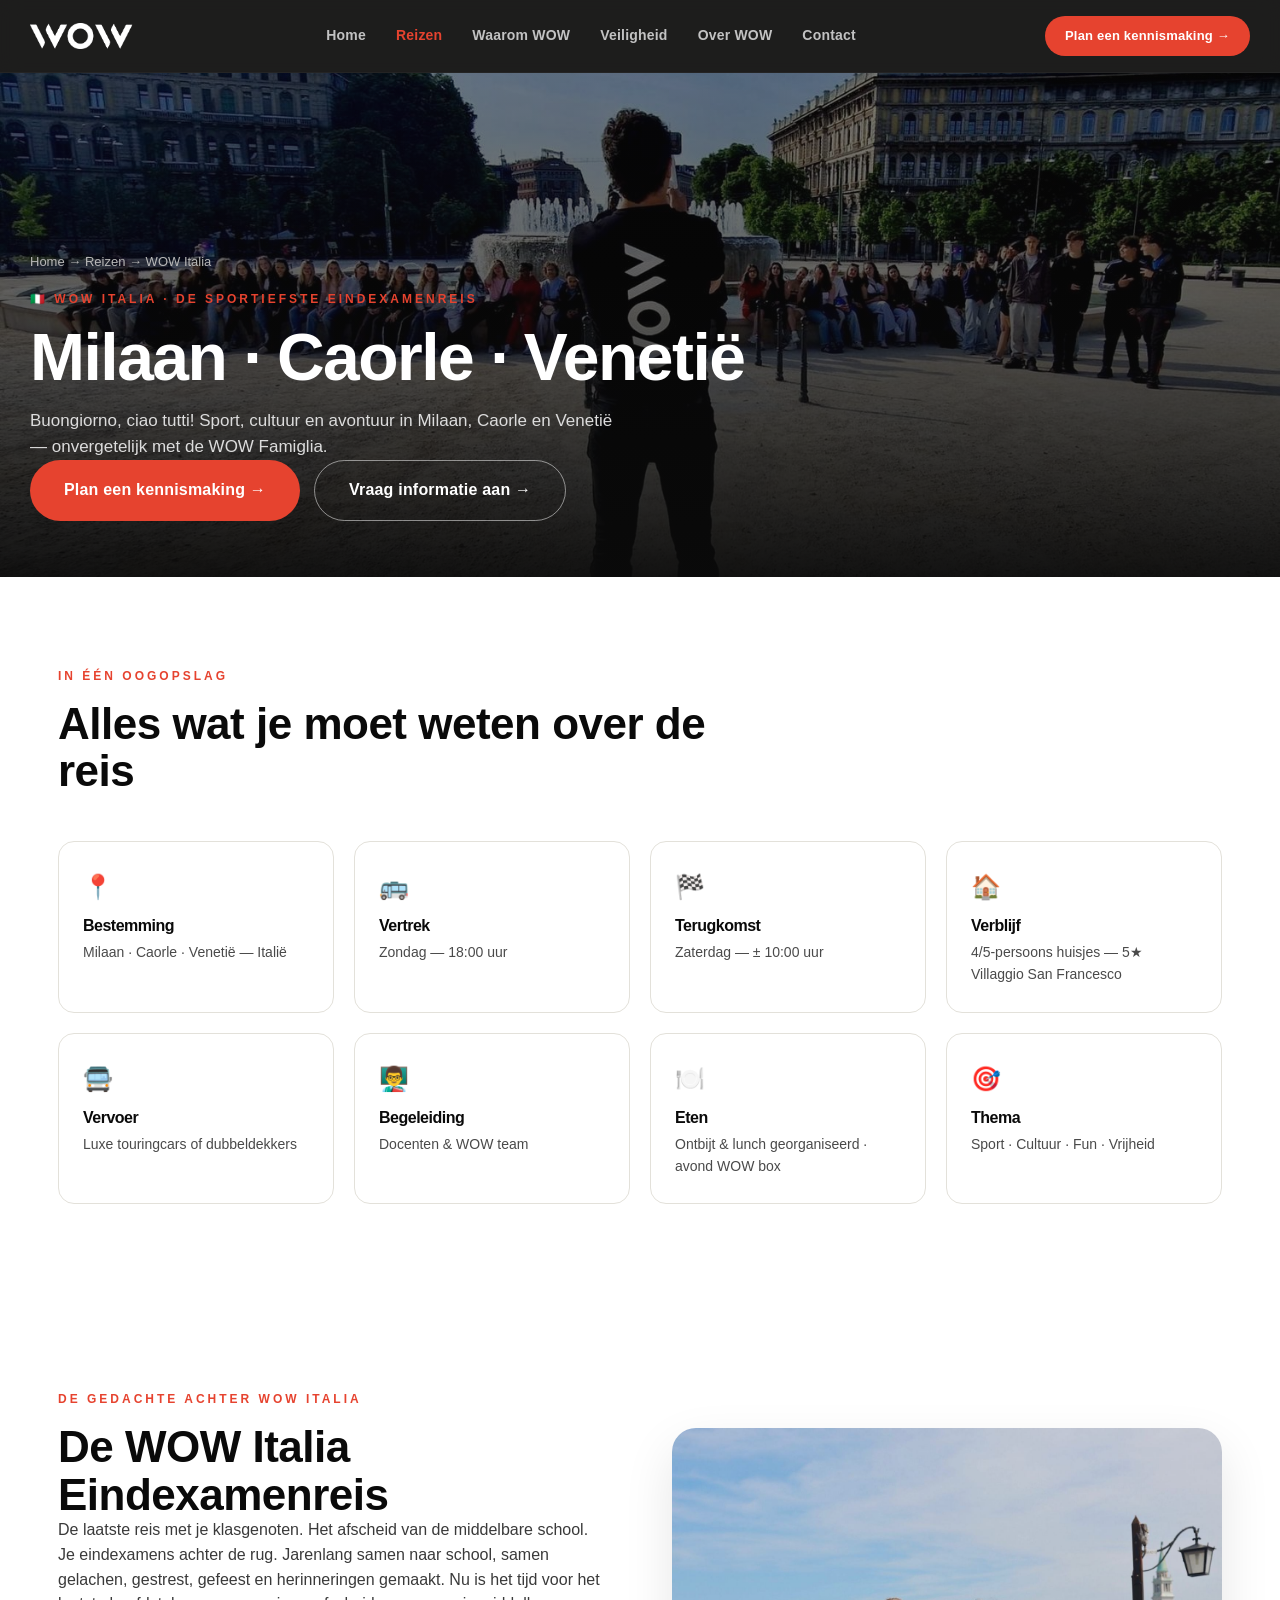
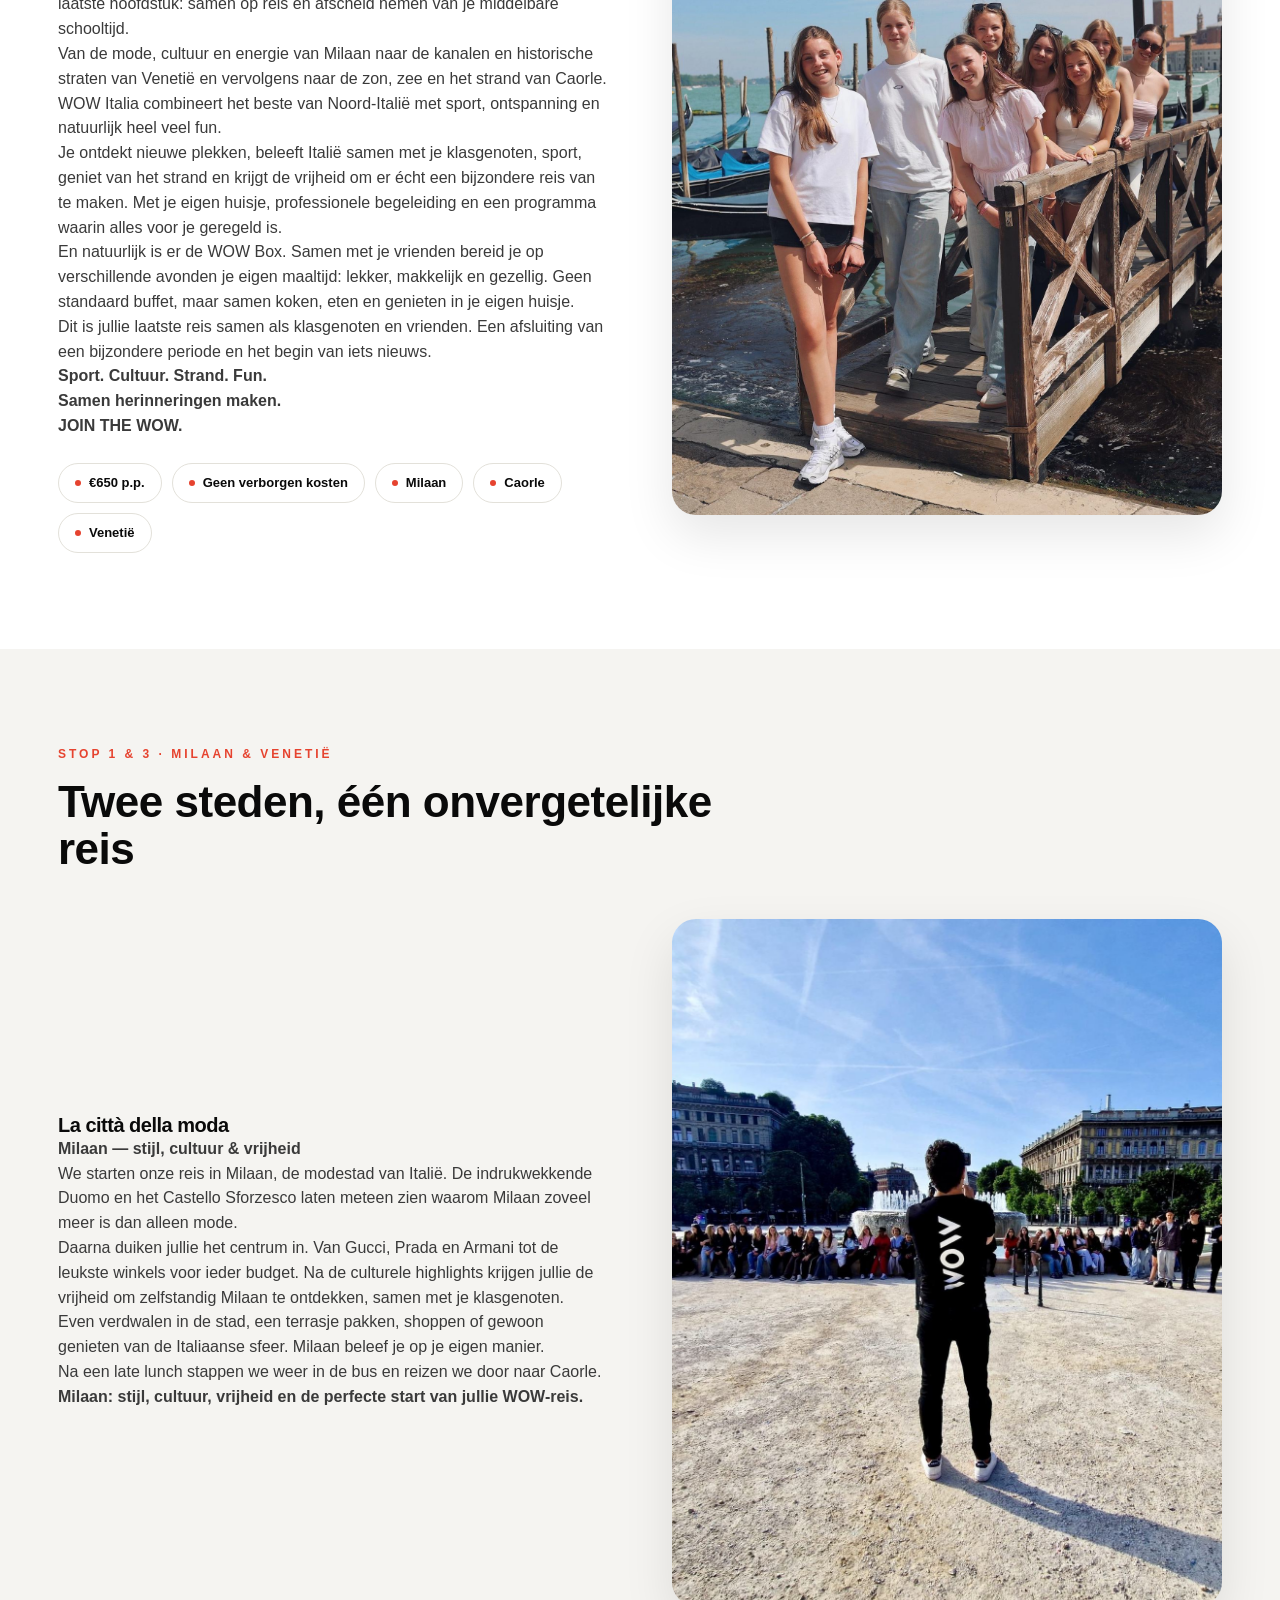
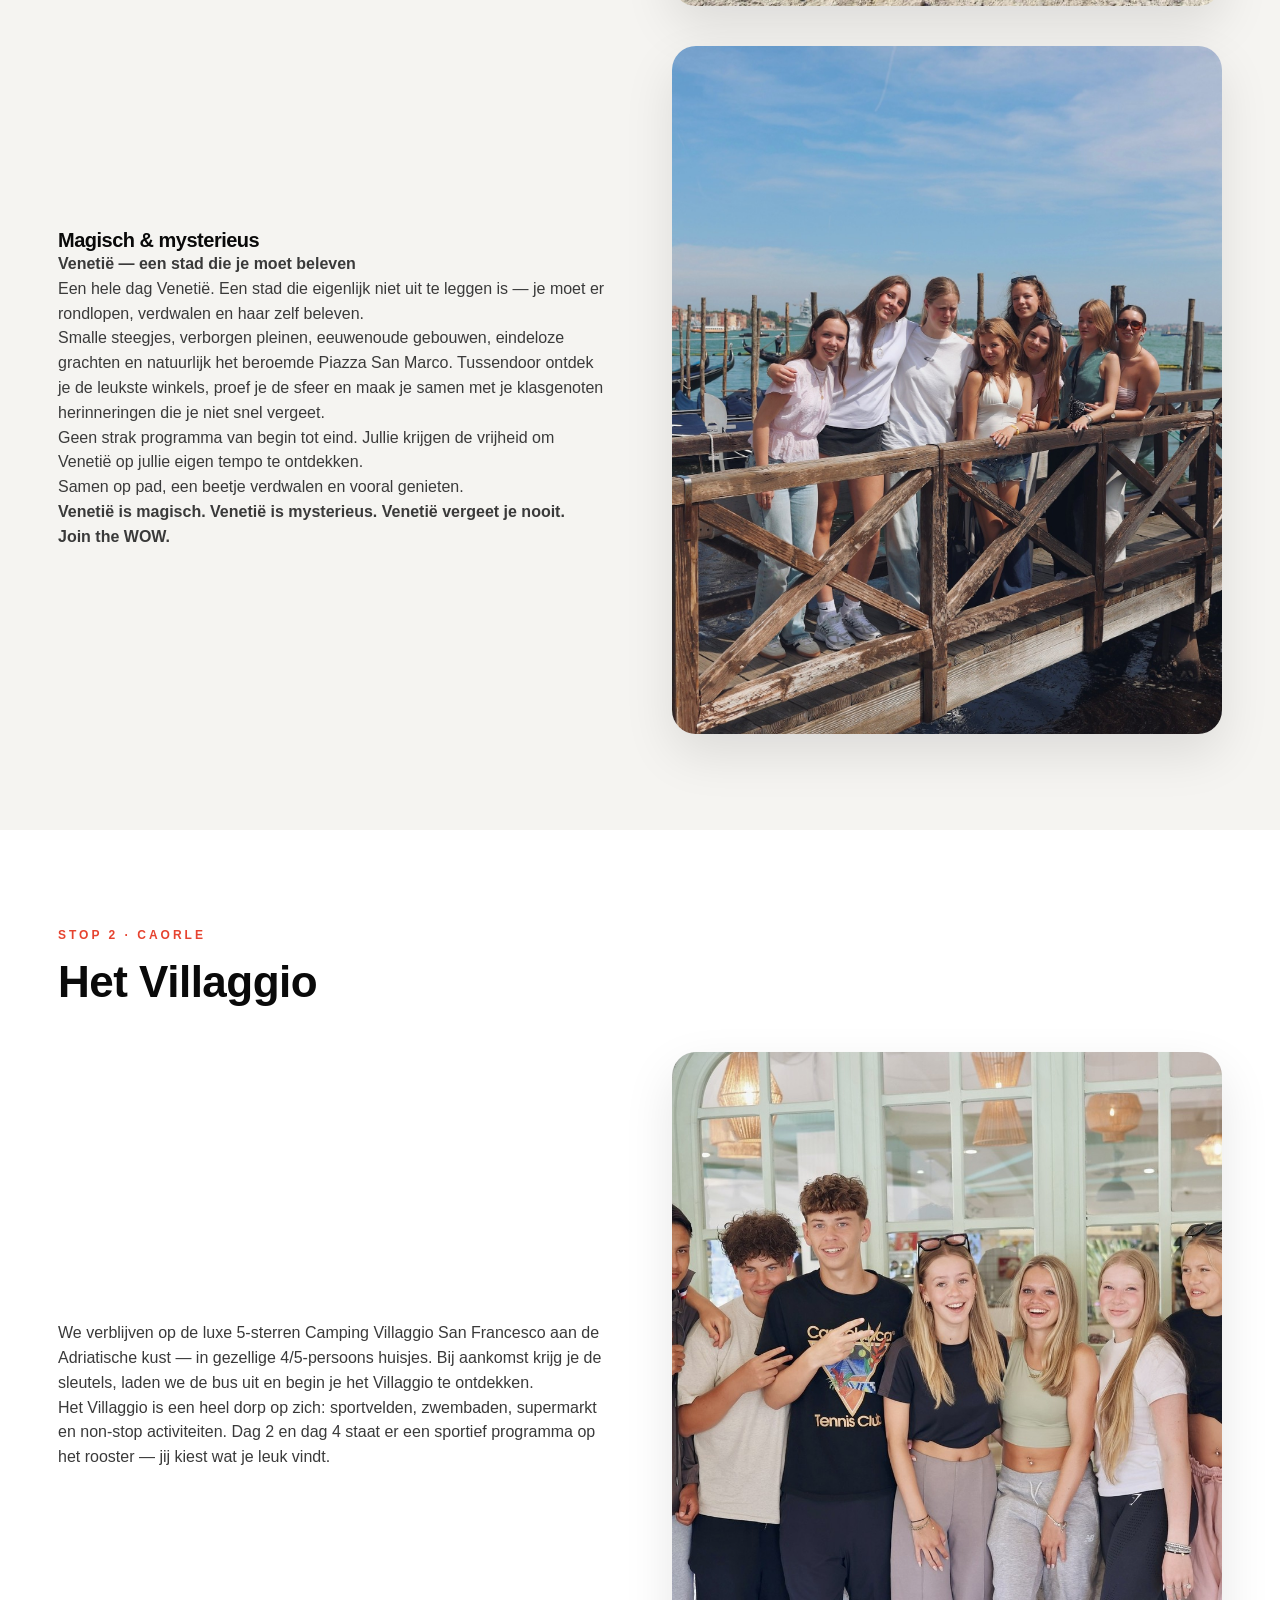
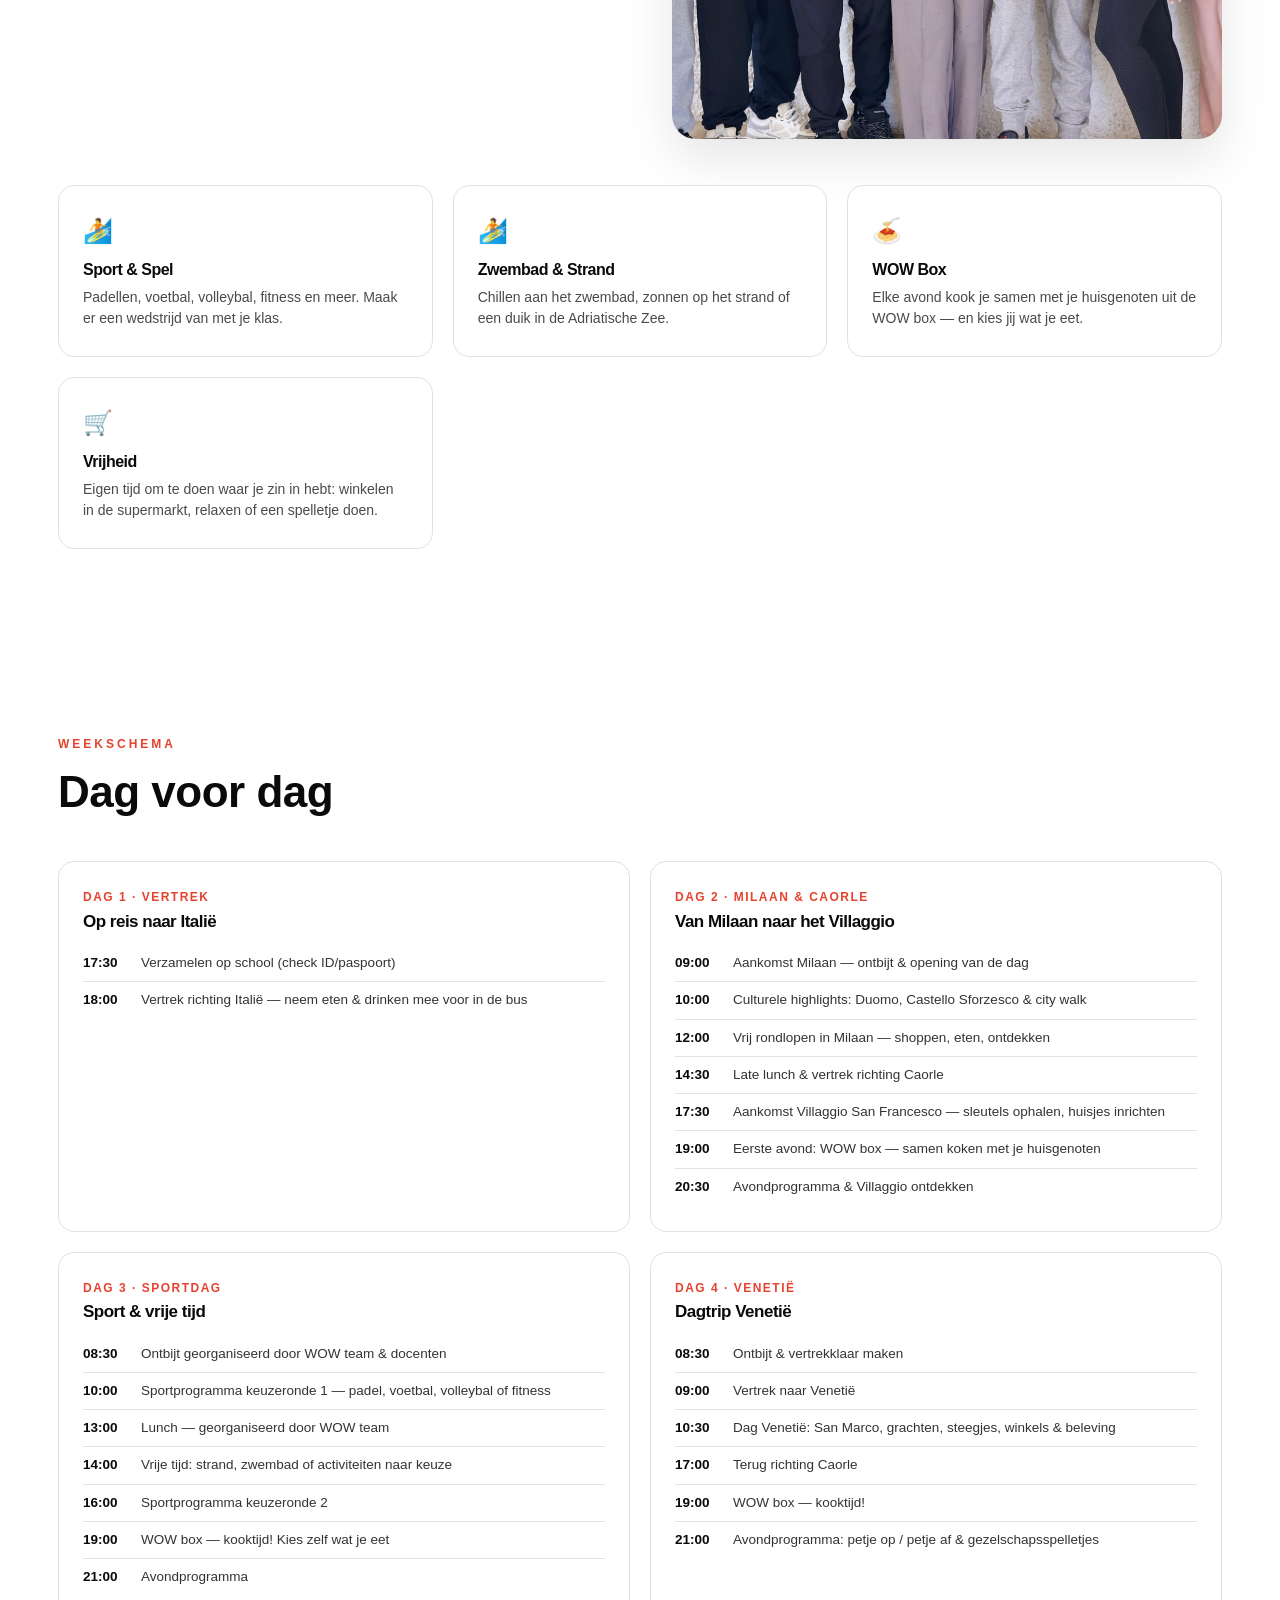
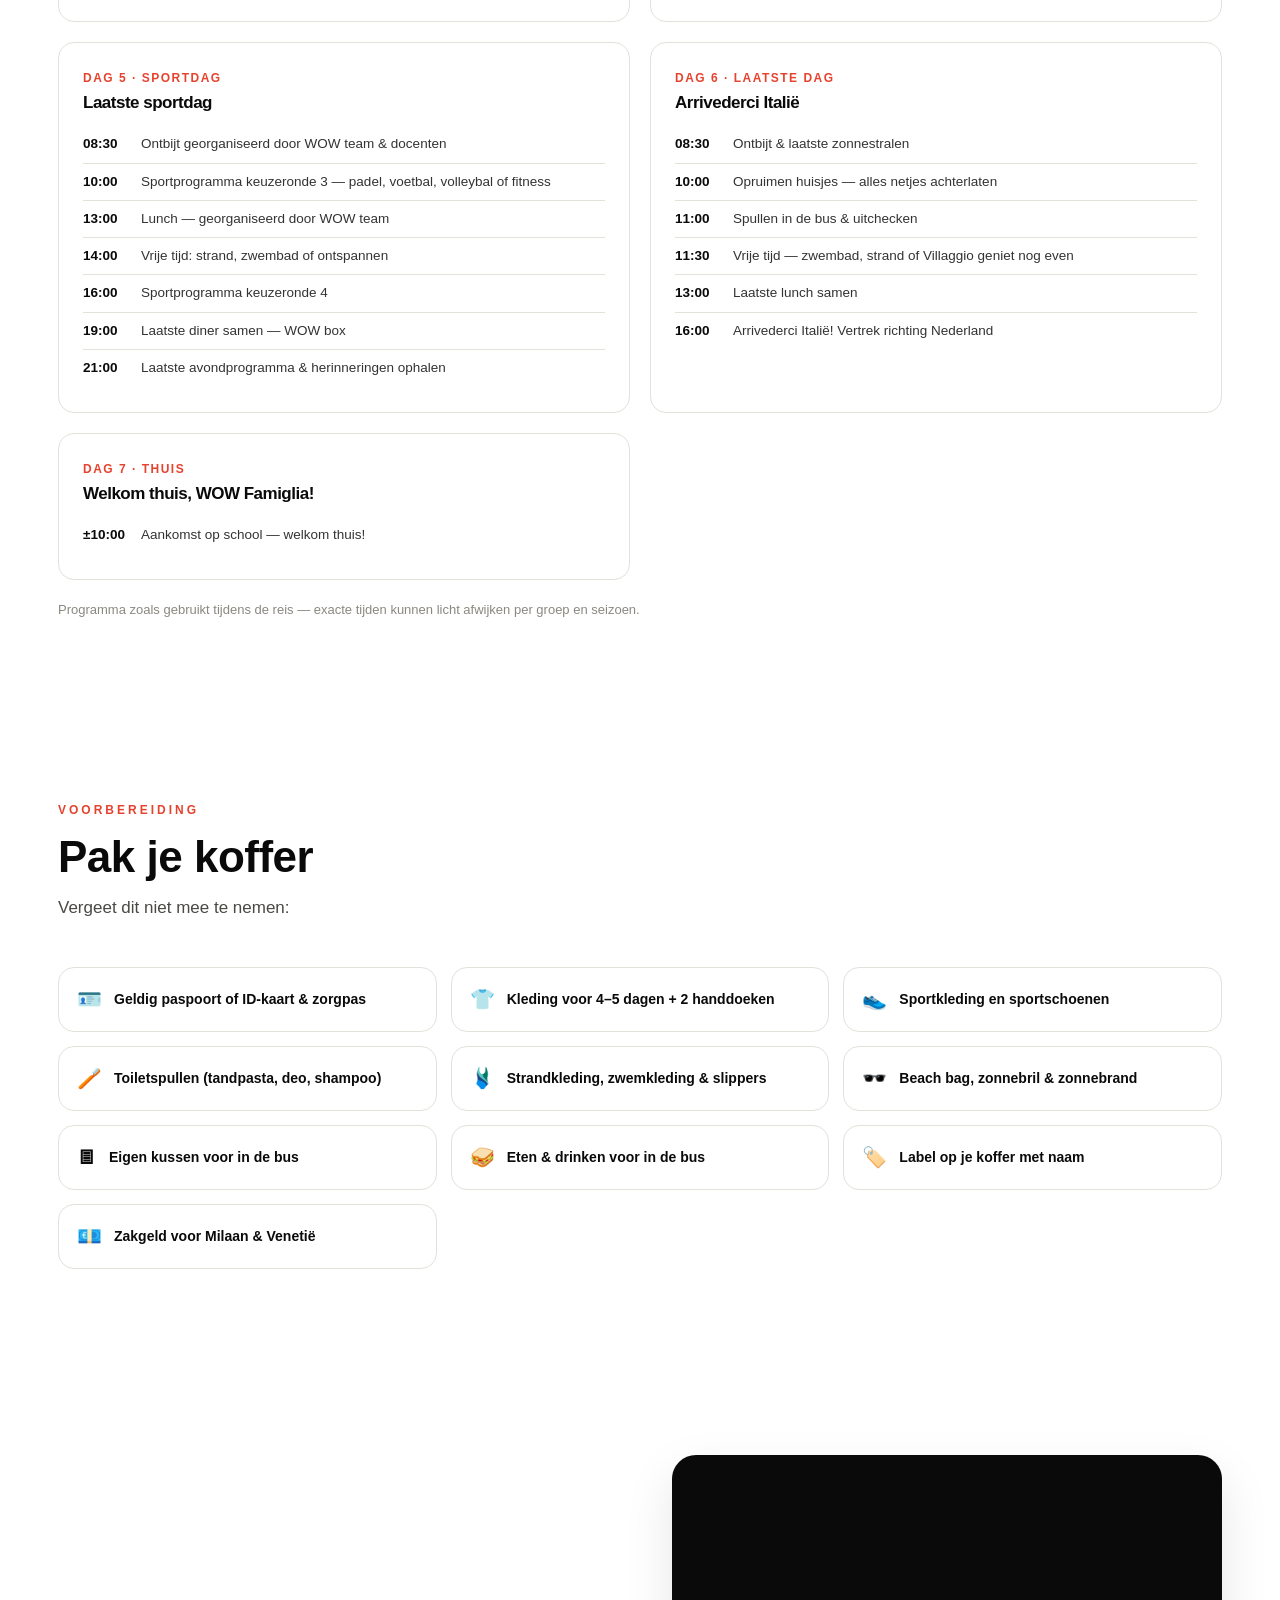
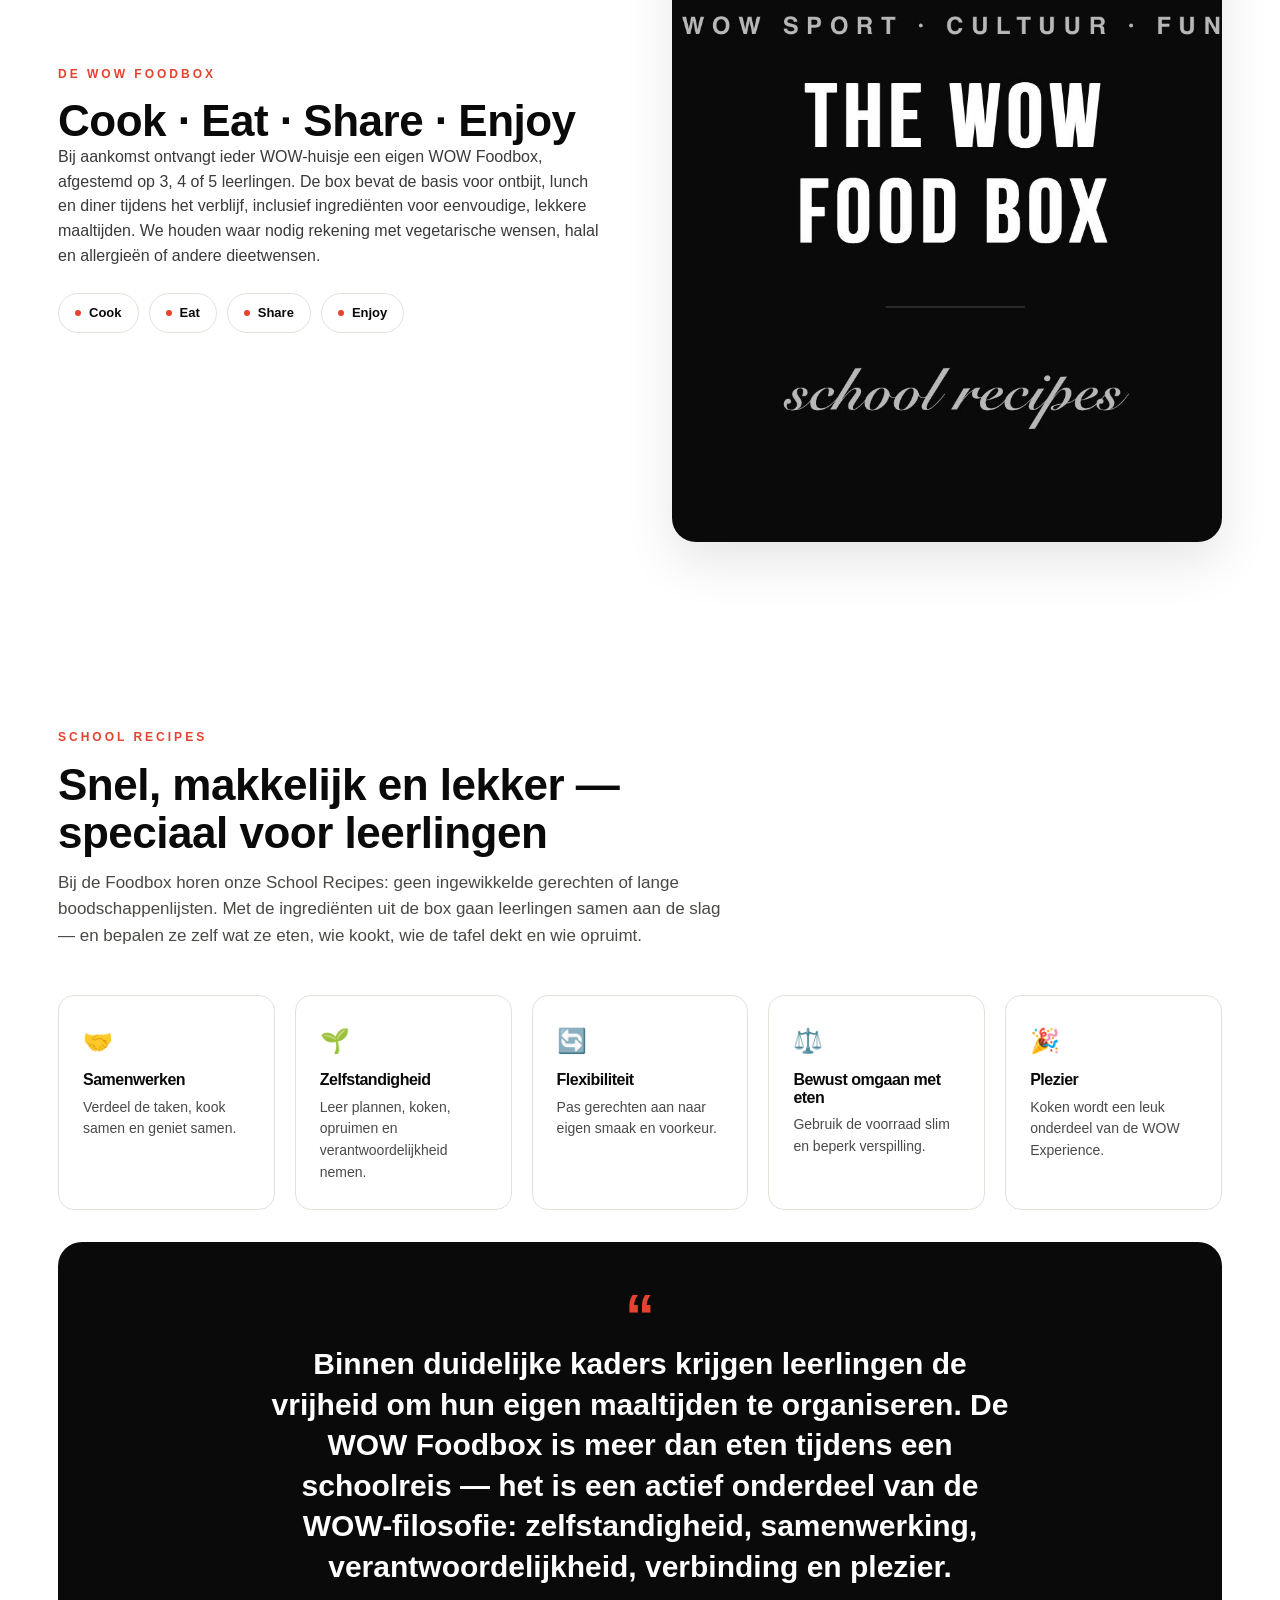
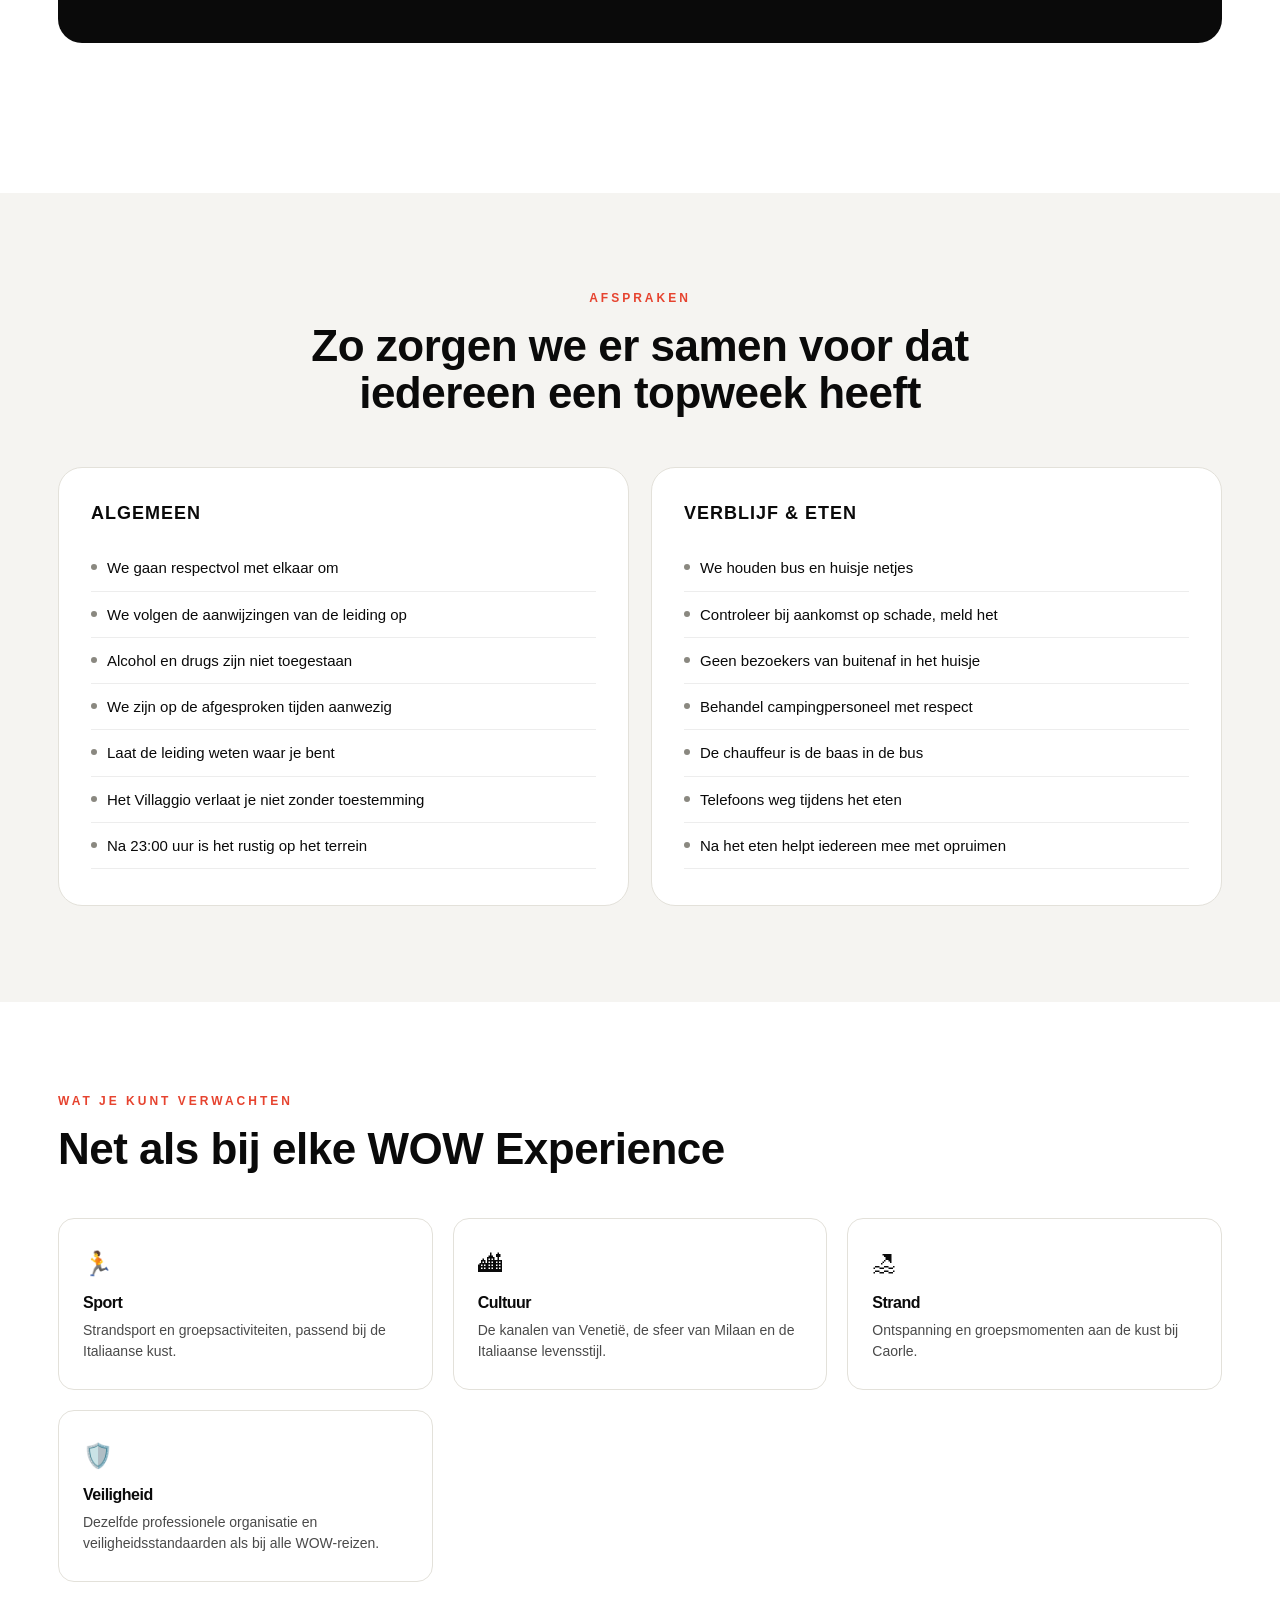
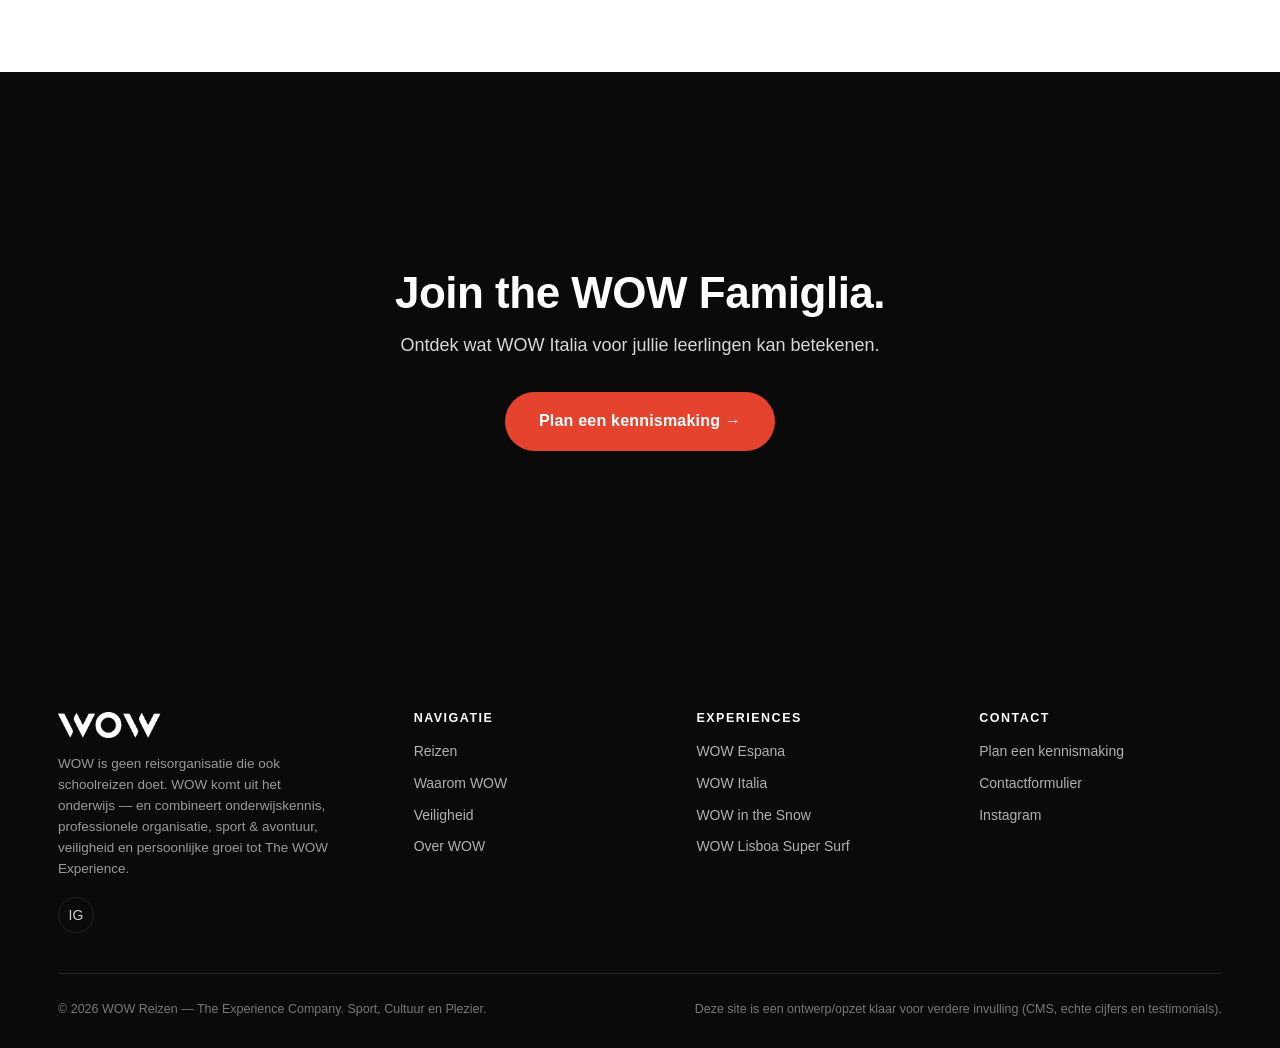
<file: wow-website 23/experience-italy.html>
<!DOCTYPE html>
<html lang="nl">
<head>
<meta charset="UTF-8">
<meta name="viewport" content="width=device-width, initial-scale=1.0">
<title>WOW Italia — Milaan, Caorle & Venetië | WOW Experience Company</title>
<meta name="description" content="WOW Italia: sport, cultuur en strand in Milaan, Caorle en Venetië. 6-daagse schoolreis met dagtrip Venetië en verblijf op 5★ Villaggio San Francesco.">
<meta property="og:title" content="WOW Italia — Milaan, Caorle & Venetië | WOW Experience Company">
<meta property="og:description" content="WOW Italia: sport, cultuur en strand in Milaan, Caorle en Venetië. 6-daagse schoolreis met dagtrip Venetië en verblijf op 5★ Villaggio San Francesco.">
<meta property="og:type" content="website">
<link rel="icon" href="assets/wow-logo-black.png">
<link rel="stylesheet" href="css/style.css">
</head>
<body>
<header>
  <div class="wrap nav-inner">
    <a class="brand" href="index.html">
      <img src="assets/wow-logo-white.png" alt="WOW logo">
    </a>
    <nav class="main-nav">
      <a href="index.html">Home</a>
      <a href="reizen.html" class="active">Reizen</a>
      <a href="waarom-wow.html">Waarom WOW</a>
      <a href="veiligheid.html">Veiligheid</a>
      <a href="over-wow.html">Over WOW</a>
      <a href="contact.html">Contact</a>
    </nav>
    <div class="nav-right">
      <a class="btn btn-sm" href="https://calendly.com/wowreizen/30min" target="_blank" rel="noopener">Plan een kennismaking &rarr;</a>
      <button class="hamburger" aria-label="Menu" onclick="document.querySelector('.mobile-menu').classList.add('open');document.body.style.overflow='hidden';">
        &#9776;
      </button>
    </div>
  </div>
</header>

<div class="mobile-menu">
  <div class="mobile-menu-top">
    <img src="assets/wow-logo-white.png" alt="WOW logo">
    <button class="mobile-menu-close" aria-label="Sluiten" onclick="document.querySelector('.mobile-menu').classList.remove('open');document.body.style.overflow='';">&times;</button>
  </div>
  <a href="index.html">Home</a>
      <a href="reizen.html">Reizen</a>
      <a href="waarom-wow.html">Waarom WOW</a>
      <a href="veiligheid.html">Veiligheid</a>
      <a href="over-wow.html">Over WOW</a>
      <a href="contact.html">Contact</a>
  <a class="btn btn-block" href="https://calendly.com/wowreizen/30min" target="_blank" rel="noopener">Plan een kennismaking &rarr;</a>
</div>

<section class="hero-compact">
  <div class="hero-media"><img src="assets/italy-milaan-fontein.jpg" alt="WOW groep bij de fontein in Milaan" class=""></div>
  <div class="wrap hero-content">
    <div class="breadcrumb"><a href="index.html">Home</a> &rarr; <a href="reizen.html">Reizen</a> &rarr; WOW Italia</div>
    <span class="kicker">&#127470;&#127481; WOW Italia &middot; De Sportiefste Eindexamenreis</span>
    <h1>Milaan &middot; Caorle &middot; Veneti&euml;</h1>
    <p class="hero-sub">Buongiorno, ciao tutti! Sport, cultuur en avontuur in Milaan, Caorle en Veneti&euml; &mdash; onvergetelijk met de WOW Famiglia.</p>
    <div class="hero-cta-row">
      <a class="btn btn-lg" href="https://calendly.com/wowreizen/30min" target="_blank" rel="noopener">Plan een kennismaking &rarr;</a>
      <a class="btn btn-outline btn-lg" href="contact.html">Vraag informatie aan &rarr;</a>
    </div>
  </div>
</section>

<section class="usp-section reveal">
  <div class="wrap">
    <div class="section-head left">
      <span class="kicker">In &eacute;&eacute;n oogopslag</span>
      <h2>Alles wat je moet weten over de reis</h2>
    </div>
    <div class="info-grid" style="grid-template-columns:repeat(4,1fr);">
      <div class="info-card"><span class="icon">&#128205;</span><h3>Bestemming</h3><p>Milaan &middot; Caorle &middot; Veneti&euml; &mdash; Itali&euml;</p></div>
      <div class="info-card"><span class="icon">&#128652;</span><h3>Vertrek</h3><p>Zondag &mdash; 18:00 uur</p></div>
      <div class="info-card"><span class="icon">&#127937;</span><h3>Terugkomst</h3><p>Zaterdag &mdash; &plusmn; 10:00 uur</p></div>
      <div class="info-card"><span class="icon">&#127968;</span><h3>Verblijf</h3><p>4/5-persoons huisjes &mdash; 5&#9733; Villaggio San Francesco</p></div>
      <div class="info-card"><span class="icon">&#128653;</span><h3>Vervoer</h3><p>Luxe touringcars of dubbeldekkers</p></div>
      <div class="info-card"><span class="icon">&#128104;&#8205;&#127979;</span><h3>Begeleiding</h3><p>Docenten &amp; WOW team</p></div>
      <div class="info-card"><span class="icon">&#127869;&#65039;</span><h3>Eten</h3><p>Ontbijt &amp; lunch georganiseerd &middot; avond WOW box</p></div>
      <div class="info-card"><span class="icon">&#127919;</span><h3>Thema</h3><p>Sport &middot; Cultuur &middot; Fun &middot; Vrijheid</p></div>
    </div>
  </div>
</section>

<section class="split-section reveal">
  <div class="wrap">
    <div class="split-grid">
      <div class="split-text">
        <span class="kicker">De gedachte achter WOW Italia</span>
        <h2>De WOW Italia Eindexamenreis</h2>
        <p>De laatste reis met je klasgenoten. Het afscheid van de middelbare school.</p>
        <p>Je eindexamens achter de rug. Jarenlang samen naar school, samen gelachen, gestrest, gefeest en herinneringen gemaakt. Nu is het tijd voor het laatste hoofdstuk: samen op reis en afscheid nemen van je middelbare schooltijd.</p>
        <p>Van de mode, cultuur en energie van Milaan naar de kanalen en historische straten van Veneti&euml; en vervolgens naar de zon, zee en het strand van Caorle. WOW Italia combineert het beste van Noord-Itali&euml; met sport, ontspanning en natuurlijk heel veel fun.</p>
        <p>Je ontdekt nieuwe plekken, beleeft Itali&euml; samen met je klasgenoten, sport, geniet van het strand en krijgt de vrijheid om er &eacute;cht een bijzondere reis van te maken. Met je eigen huisje, professionele begeleiding en een programma waarin alles voor je geregeld is.</p>
        <p>En natuurlijk is er de WOW Box. Samen met je vrienden bereid je op verschillende avonden je eigen maaltijd: lekker, makkelijk en gezellig. Geen standaard buffet, maar samen koken, eten en genieten in je eigen huisje.</p>
        <p>Dit is jullie laatste reis samen als klasgenoten en vrienden. Een afsluiting van een bijzondere periode en het begin van iets nieuws.</p>
        <p style="font-weight:700;">Sport. Cultuur. Strand. Fun.<br>Samen herinneringen maken.<br>JOIN THE WOW.</p>
        <div class="badge-row">
          <span class="badge">&euro;650 p.p.</span>
          <span class="badge">Geen verborgen kosten</span>
          <span class="badge">Milaan</span>
          <span class="badge">Caorle</span>
          <span class="badge">Veneti&euml;</span>
        </div>
      </div>
      <div class="split-media"><img src="assets/italy-venetie-groep.jpg" alt="WOW leerlingen in Venetie" class=""></div>
    </div>
  </div>
</section>

<section class="split-section alt reveal">
  <div class="wrap">
    <div class="section-head left">
      <span class="kicker">Stop 1 &amp; 3 &middot; Milaan &amp; Veneti&euml;</span>
      <h2>Twee steden, &eacute;&eacute;n onvergetelijke reis</h2>
    </div>
    <div class="split-grid" style="margin-bottom:40px;">
      <div class="split-text">
        <h3>La citt&agrave; della moda</h3>
        <p style="font-weight:700;">Milaan &mdash; stijl, cultuur &amp; vrijheid</p>
        <p>We starten onze reis in Milaan, de modestad van Itali&euml;. De indrukwekkende Duomo en het Castello Sforzesco laten meteen zien waarom Milaan zoveel meer is dan alleen mode.</p>
        <p>Daarna duiken jullie het centrum in. Van Gucci, Prada en Armani tot de leukste winkels voor ieder budget. Na de culturele highlights krijgen jullie de vrijheid om zelfstandig Milaan te ontdekken, samen met je klasgenoten.</p>
        <p>Even verdwalen in de stad, een terrasje pakken, shoppen of gewoon genieten van de Italiaanse sfeer. Milaan beleef je op je eigen manier.</p>
        <p>Na een late lunch stappen we weer in de bus en reizen we door naar Caorle.</p>
        <p style="font-weight:700;">Milaan: stijl, cultuur, vrijheid en de perfecte start van jullie WOW-reis.</p>
      </div>
      <div class="split-media"><img src="assets/italy-milaan-fontein.jpg" alt="WOW groep bij de fontein in Milaan" class=""></div>
    </div>
    <div class="split-grid reverse">
      <div class="split-text">
        <h3>Magisch &amp; mysterieus</h3>
        <p style="font-weight:700;">Veneti&euml; &mdash; een stad die je moet beleven</p>
        <p>Een hele dag Veneti&euml;. Een stad die eigenlijk niet uit te leggen is &mdash; je moet er rondlopen, verdwalen en haar zelf beleven.</p>
        <p>Smalle steegjes, verborgen pleinen, eeuwenoude gebouwen, eindeloze grachten en natuurlijk het beroemde Piazza San Marco. Tussendoor ontdek je de leukste winkels, proef je de sfeer en maak je samen met je klasgenoten herinneringen die je niet snel vergeet.</p>
        <p>Geen strak programma van begin tot eind. Jullie krijgen de vrijheid om Veneti&euml; op jullie eigen tempo te ontdekken.</p>
        <p>Samen op pad, een beetje verdwalen en vooral genieten.</p>
        <p style="font-weight:700;">Veneti&euml; is magisch. Veneti&euml; is mysterieus. Veneti&euml; vergeet je nooit.</p>
        <p style="font-weight:700;">Join the WOW.</p>
      </div>
      <div class="split-media"><img src="assets/italy-venetie-brug-groep.jpg" alt="WOW groep op een brug in Veneti&euml;" class=""></div>
    </div>
  </div>
</section>

<section class="split-section reveal">
  <div class="wrap">
    <div class="section-head left">
      <span class="kicker">Stop 2 &middot; Caorle</span>
      <h2>Het Villaggio</h2>
    </div>
    <div class="split-grid reverse">
      <div class="split-text">
        <p>We verblijven op de luxe 5-sterren Camping Villaggio San Francesco aan de Adriatische kust &mdash; in gezellige 4/5-persoons huisjes. Bij aankomst krijg je de sleutels, laden we de bus uit en begin je het Villaggio te ontdekken.</p>
        <p>Het Villaggio is een heel dorp op zich: sportvelden, zwembaden, supermarkt en non-stop activiteiten. Dag 2 en dag 4 staat er een sportief programma op het rooster &mdash; jij kiest wat je leuk vindt.</p>
      </div>
      <div class="split-media"><img src="assets/italy-villaggio-groep.jpg" alt="WOW groep bij Villaggio San Francesco, Caorle" class=""></div>
    </div>
    <div class="info-grid" style="margin-top:46px;">
      <div class="info-card"><span class="icon">&#127940;</span><h3>Sport &amp; Spel</h3><p>Padellen, voetbal, volleybal, fitness en meer. Maak er een wedstrijd van met je klas.</p></div>
      <div class="info-card"><span class="icon">&#127940;&#65039;</span><h3>Zwembad &amp; Strand</h3><p>Chillen aan het zwembad, zonnen op het strand of een duik in de Adriatische Zee.</p></div>
      <div class="info-card"><span class="icon">&#127837;</span><h3>WOW Box</h3><p>Elke avond kook je samen met je huisgenoten uit de WOW box &mdash; en kies jij wat je eet.</p></div>
      <div class="info-card"><span class="icon">&#128722;</span><h3>Vrijheid</h3><p>Eigen tijd om te doen waar je zin in hebt: winkelen in de supermarkt, relaxen of een spelletje doen.</p></div>
    </div>
  </div>
</section>

<section class="usp-section reveal">
  <div class="wrap">
    <div class="section-head left">
      <span class="kicker">Weekschema</span>
      <h2>Dag voor dag</h2>
    </div>
    <div class="day-grid">
      <div class="day-card">
        <span class="day-num">Dag 1 &middot; Vertrek</span>
        <h3>Op reis naar Itali&euml;</h3>
        <ul>
          <li><span class="time">17:30</span><span>Verzamelen op school (check ID/paspoort)</span></li>
          <li><span class="time">18:00</span><span>Vertrek richting Itali&euml; &mdash; neem eten &amp; drinken mee voor in de bus</span></li>
        </ul>
      </div>
      <div class="day-card">
        <span class="day-num">Dag 2 &middot; Milaan &amp; Caorle</span>
        <h3>Van Milaan naar het Villaggio</h3>
        <ul>
          <li><span class="time">09:00</span><span>Aankomst Milaan &mdash; ontbijt &amp; opening van de dag</span></li>
          <li><span class="time">10:00</span><span>Culturele highlights: Duomo, Castello Sforzesco &amp; city walk</span></li>
          <li><span class="time">12:00</span><span>Vrij rondlopen in Milaan &mdash; shoppen, eten, ontdekken</span></li>
          <li><span class="time">14:30</span><span>Late lunch &amp; vertrek richting Caorle</span></li>
          <li><span class="time">17:30</span><span>Aankomst Villaggio San Francesco &mdash; sleutels ophalen, huisjes inrichten</span></li>
          <li><span class="time">19:00</span><span>Eerste avond: WOW box &mdash; samen koken met je huisgenoten</span></li>
          <li><span class="time">20:30</span><span>Avondprogramma &amp; Villaggio ontdekken</span></li>
        </ul>
      </div>
      <div class="day-card">
        <span class="day-num">Dag 3 &middot; Sportdag</span>
        <h3>Sport &amp; vrije tijd</h3>
        <ul>
          <li><span class="time">08:30</span><span>Ontbijt georganiseerd door WOW team &amp; docenten</span></li>
          <li><span class="time">10:00</span><span>Sportprogramma keuzeronde 1 &mdash; padel, voetbal, volleybal of fitness</span></li>
          <li><span class="time">13:00</span><span>Lunch &mdash; georganiseerd door WOW team</span></li>
          <li><span class="time">14:00</span><span>Vrije tijd: strand, zwembad of activiteiten naar keuze</span></li>
          <li><span class="time">16:00</span><span>Sportprogramma keuzeronde 2</span></li>
          <li><span class="time">19:00</span><span>WOW box &mdash; kooktijd! Kies zelf wat je eet</span></li>
          <li><span class="time">21:00</span><span>Avondprogramma</span></li>
        </ul>
      </div>
      <div class="day-card">
        <span class="day-num">Dag 4 &middot; Veneti&euml;</span>
        <h3>Dagtrip Veneti&euml;</h3>
        <ul>
          <li><span class="time">08:30</span><span>Ontbijt &amp; vertrekklaar maken</span></li>
          <li><span class="time">09:00</span><span>Vertrek naar Veneti&euml;</span></li>
          <li><span class="time">10:30</span><span>Dag Veneti&euml;: San Marco, grachten, steegjes, winkels &amp; beleving</span></li>
          <li><span class="time">17:00</span><span>Terug richting Caorle</span></li>
          <li><span class="time">19:00</span><span>WOW box &mdash; kooktijd!</span></li>
          <li><span class="time">21:00</span><span>Avondprogramma: petje op / petje af &amp; gezelschapsspelletjes</span></li>
        </ul>
      </div>
      <div class="day-card">
        <span class="day-num">Dag 5 &middot; Sportdag</span>
        <h3>Laatste sportdag</h3>
        <ul>
          <li><span class="time">08:30</span><span>Ontbijt georganiseerd door WOW team &amp; docenten</span></li>
          <li><span class="time">10:00</span><span>Sportprogramma keuzeronde 3 &mdash; padel, voetbal, volleybal of fitness</span></li>
          <li><span class="time">13:00</span><span>Lunch &mdash; georganiseerd door WOW team</span></li>
          <li><span class="time">14:00</span><span>Vrije tijd: strand, zwembad of ontspannen</span></li>
          <li><span class="time">16:00</span><span>Sportprogramma keuzeronde 4</span></li>
          <li><span class="time">19:00</span><span>Laatste diner samen &mdash; WOW box</span></li>
          <li><span class="time">21:00</span><span>Laatste avondprogramma &amp; herinneringen ophalen</span></li>
        </ul>
      </div>
      <div class="day-card">
        <span class="day-num">Dag 6 &middot; Laatste dag</span>
        <h3>Arrivederci Itali&euml;</h3>
        <ul>
          <li><span class="time">08:30</span><span>Ontbijt &amp; laatste zonnestralen</span></li>
          <li><span class="time">10:00</span><span>Opruimen huisjes &mdash; alles netjes achterlaten</span></li>
          <li><span class="time">11:00</span><span>Spullen in de bus &amp; uitchecken</span></li>
          <li><span class="time">11:30</span><span>Vrije tijd &mdash; zwembad, strand of Villaggio geniet nog even</span></li>
          <li><span class="time">13:00</span><span>Laatste lunch samen</span></li>
          <li><span class="time">16:00</span><span>Arrivederci Itali&euml;! Vertrek richting Nederland</span></li>
        </ul>
      </div>
      <div class="day-card">
        <span class="day-num">Dag 7 &middot; Thuis</span>
        <h3>Welkom thuis, WOW Famiglia!</h3>
        <ul>
          <li><span class="time">&plusmn;10:00</span><span>Aankomst op school &mdash; welkom thuis!</span></li>
        </ul>
      </div>
    </div>
    <p class="muted" style="margin-top:20px;font-size:13px;">Programma zoals gebruikt tijdens de reis &mdash; exacte tijden kunnen licht afwijken per groep en seizoen.</p>
  </div>
</section>

<section class="usp-section alt reveal">
  <div class="wrap">
    <div class="section-head left">
      <span class="kicker">Voorbereiding</span>
      <h2>Pak je koffer</h2>
      <p>Vergeet dit niet mee te nemen:</p>
    </div>
    <div class="pack-grid">
      <div class="pack-item"><span class="icon">&#129706;</span><span>Geldig paspoort of ID-kaart &amp; zorgpas</span></div>
      <div class="pack-item"><span class="icon">&#128085;</span><span>Kleding voor 4&ndash;5 dagen + 2 handdoeken</span></div>
      <div class="pack-item"><span class="icon">&#128095;</span><span>Sportkleding en sportschoenen</span></div>
      <div class="pack-item"><span class="icon">&#129701;</span><span>Toiletspullen (tandpasta, deo, shampoo)</span></div>
      <div class="pack-item"><span class="icon">&#129649;</span><span>Strandkleding, zwemkleding &amp; slippers</span></div>
      <div class="pack-item"><span class="icon">&#128374;&#65039;</span><span>Beach bag, zonnebril &amp; zonnebrand</span></div>
      <div class="pack-item"><span class="icon">&#128463;&#65039;</span><span>Eigen kussen voor in de bus</span></div>
      <div class="pack-item"><span class="icon">&#129386;</span><span>Eten &amp; drinken voor in de bus</span></div>
      <div class="pack-item"><span class="icon">&#127991;&#65039;</span><span>Label op je koffer met naam</span></div>
      <div class="pack-item"><span class="icon">&#128182;</span><span>Zakgeld voor Milaan &amp; Veneti&euml;</span></div>
    </div>
  </div>
</section>

<section class="split-section reveal">
  <div class="wrap">
    <div class="split-grid">
      <div class="split-text">
        <span class="kicker">De WOW Foodbox</span>
        <h2>Cook &middot; Eat &middot; Share &middot; Enjoy</h2>
        <p>Bij aankomst ontvangt ieder WOW-huisje een eigen WOW Foodbox, afgestemd op 3, 4 of 5 leerlingen. De box bevat de basis voor ontbijt, lunch en diner tijdens het verblijf, inclusief ingredi&euml;nten voor eenvoudige, lekkere maaltijden. We houden waar nodig rekening met vegetarische wensen, halal en allergie&euml;n of andere dieetwensen.</p>
        <div class="badge-row">
          <span class="badge">Cook</span>
          <span class="badge">Eat</span>
          <span class="badge">Share</span>
          <span class="badge">Enjoy</span>
        </div>
      </div>
      <div class="split-media"><img src="assets/foodbox-titlecard.jpg" alt="The WOW Food Box — School Recipes" class=""></div>
    </div>
  </div>
</section>

<section class="usp-section alt reveal">
  <div class="wrap">
    <div class="section-head left">
      <span class="kicker">School Recipes</span>
      <h2>Snel, makkelijk en lekker &mdash; speciaal voor leerlingen</h2>
      <p>Bij de Foodbox horen onze School Recipes: geen ingewikkelde gerechten of lange boodschappenlijsten. Met de ingredi&euml;nten uit de box gaan leerlingen samen aan de slag &mdash; en bepalen ze zelf wat ze eten, wie kookt, wie de tafel dekt en wie opruimt.</p>
    </div>
    <div class="info-grid" style="grid-template-columns:repeat(5,1fr);">
      <div class="info-card"><span class="icon">&#129309;</span><h3>Samenwerken</h3><p>Verdeel de taken, kook samen en geniet samen.</p></div>
      <div class="info-card"><span class="icon">&#127793;</span><h3>Zelfstandigheid</h3><p>Leer plannen, koken, opruimen en verantwoordelijkheid nemen.</p></div>
      <div class="info-card"><span class="icon">&#128260;</span><h3>Flexibiliteit</h3><p>Pas gerechten aan naar eigen smaak en voorkeur.</p></div>
      <div class="info-card"><span class="icon">&#9878;&#65039;</span><h3>Bewust omgaan met eten</h3><p>Gebruik de voorraad slim en beperk verspilling.</p></div>
      <div class="info-card"><span class="icon">&#127881;</span><h3>Plezier</h3><p>Koken wordt een leuk onderdeel van de WOW Experience.</p></div>
    </div>
    <div class="founder-quote" style="margin-top:32px;">
      <span class="mark">&ldquo;</span>
      <p>Binnen duidelijke kaders krijgen leerlingen de vrijheid om hun eigen maaltijden te organiseren. De WOW Foodbox is meer dan eten tijdens een schoolreis &mdash; het is een actief onderdeel van de WOW-filosofie: zelfstandigheid, samenwerking, verantwoordelijkheid, verbinding en plezier.</p>
    </div>
  </div>
</section>

<section class="split-section alt reveal">
  <div class="wrap">
    <div class="section-head">
      <span class="kicker">Afspraken</span>
      <h2>Zo zorgen we er samen voor dat iedereen een topweek heeft</h2>
    </div>
    <div class="compare-grid">
      <div class="compare-col self">
        <h3>Algemeen</h3>
        <ul>
          <li><span class="dot"></span>We gaan respectvol met elkaar om</li>
          <li><span class="dot"></span>We volgen de aanwijzingen van de leiding op</li>
          <li><span class="dot"></span>Alcohol en drugs zijn niet toegestaan</li>
          <li><span class="dot"></span>We zijn op de afgesproken tijden aanwezig</li>
          <li><span class="dot"></span>Laat de leiding weten waar je bent</li>
          <li><span class="dot"></span>Het Villaggio verlaat je niet zonder toestemming</li>
          <li><span class="dot"></span>Na 23:00 uur is het rustig op het terrein</li>
        </ul>
      </div>
      <div class="compare-col self">
        <h3>Verblijf &amp; eten</h3>
        <ul>
          <li><span class="dot"></span>We houden bus en huisje netjes</li>
          <li><span class="dot"></span>Controleer bij aankomst op schade, meld het</li>
          <li><span class="dot"></span>Geen bezoekers van buitenaf in het huisje</li>
          <li><span class="dot"></span>Behandel campingpersoneel met respect</li>
          <li><span class="dot"></span>De chauffeur is de baas in de bus</li>
          <li><span class="dot"></span>Telefoons weg tijdens het eten</li>
          <li><span class="dot"></span>Na het eten helpt iedereen mee met opruimen</li>
        </ul>
      </div>
    </div>
  </div>
</section>

<section class="usp-section alt reveal">
  <div class="wrap">
    <div class="section-head left">
      <span class="kicker">Wat je kunt verwachten</span>
      <h2>Net als bij elke WOW Experience</h2>
    </div>
    <div class="info-grid">
      <div class="info-card"><span class="icon">&#127939;</span><h3>Sport</h3><p>Strandsport en groepsactiviteiten, passend bij de Italiaanse kust.</p></div>
      <div class="info-card"><span class="icon">&#127961;</span><h3>Cultuur</h3><p>De kanalen van Veneti&euml;, de sfeer van Milaan en de Italiaanse levensstijl.</p></div>
      <div class="info-card"><span class="icon">&#127958;</span><h3>Strand</h3><p>Ontspanning en groepsmomenten aan de kust bij Caorle.</p></div>
      <div class="info-card"><span class="icon">&#128737;&#65039;</span><h3>Veiligheid</h3><p>Dezelfde professionele organisatie en veiligheidsstandaarden als bij alle WOW-reizen.</p></div>
    </div>
  </div>
</section>

<section class="final-cta reveal">
  <div class="wrap final-content">
    <h2>Join the WOW Famiglia.</h2>
    <p>Ontdek wat WOW Italia voor jullie leerlingen kan betekenen.</p>
    <a class="btn btn-lg" href="https://calendly.com/wowreizen/30min" target="_blank" rel="noopener">Plan een kennismaking &rarr;</a>
  </div>
</section>
<div class="sticky-cta">
  <a class="btn btn-block" href="https://calendly.com/wowreizen/30min" target="_blank" rel="noopener">Plan een kennismaking &rarr;</a>
</div>
<footer>
  <div class="wrap">
    <div class="footer-top">
      <div class="footer-brand">
        <img src="assets/wow-logo-white.png" alt="WOW logo">
        <p>WOW is geen reisorganisatie die ook schoolreizen doet. WOW komt uit het onderwijs — en combineert onderwijskennis, professionele organisatie, sport &amp; avontuur, veiligheid en persoonlijke groei tot The WOW Experience.</p>
        <div class="footer-social">
          <a href="https://www.instagram.com/wowreizen" target="_blank" rel="noopener" aria-label="Instagram">IG</a>
        </div>
      </div>
      <div class="footer-col">
        <h4>Navigatie</h4>
        <a href="reizen.html">Reizen</a>
        <a href="waarom-wow.html">Waarom WOW</a>
        <a href="veiligheid.html">Veiligheid</a>
        <a href="over-wow.html">Over WOW</a>
      </div>
      <div class="footer-col">
        <h4>Experiences</h4>
        <a href="experience-spain.html">WOW Espana</a>
        <a href="experience-italy.html">WOW Italia</a>
        <a href="experience-snow.html">WOW in the Snow</a>
        <a href="experience-lisboa.html">WOW Lisboa Super Surf</a>
      </div>
      <div class="footer-col">
        <h4>Contact</h4>
        <a href="https://calendly.com/wowreizen/30min" target="_blank" rel="noopener">Plan een kennismaking</a>
        <a href="contact.html">Contactformulier</a>
        <a href="https://www.instagram.com/wowreizen" target="_blank" rel="noopener">Instagram</a>
      </div>
    </div>
    <div class="footer-bottom">
      <span>&copy; 2026 WOW Reizen — The Experience Company. Sport, Cultuur en Plezier.</span>
      <span>Deze site is een ontwerp/opzet klaar voor verdere invulling (CMS, echte cijfers en testimonials).</span>
    </div>
  </div>
</footer>

<script src="js/main.js"></script>
</body>
</html>
</file>
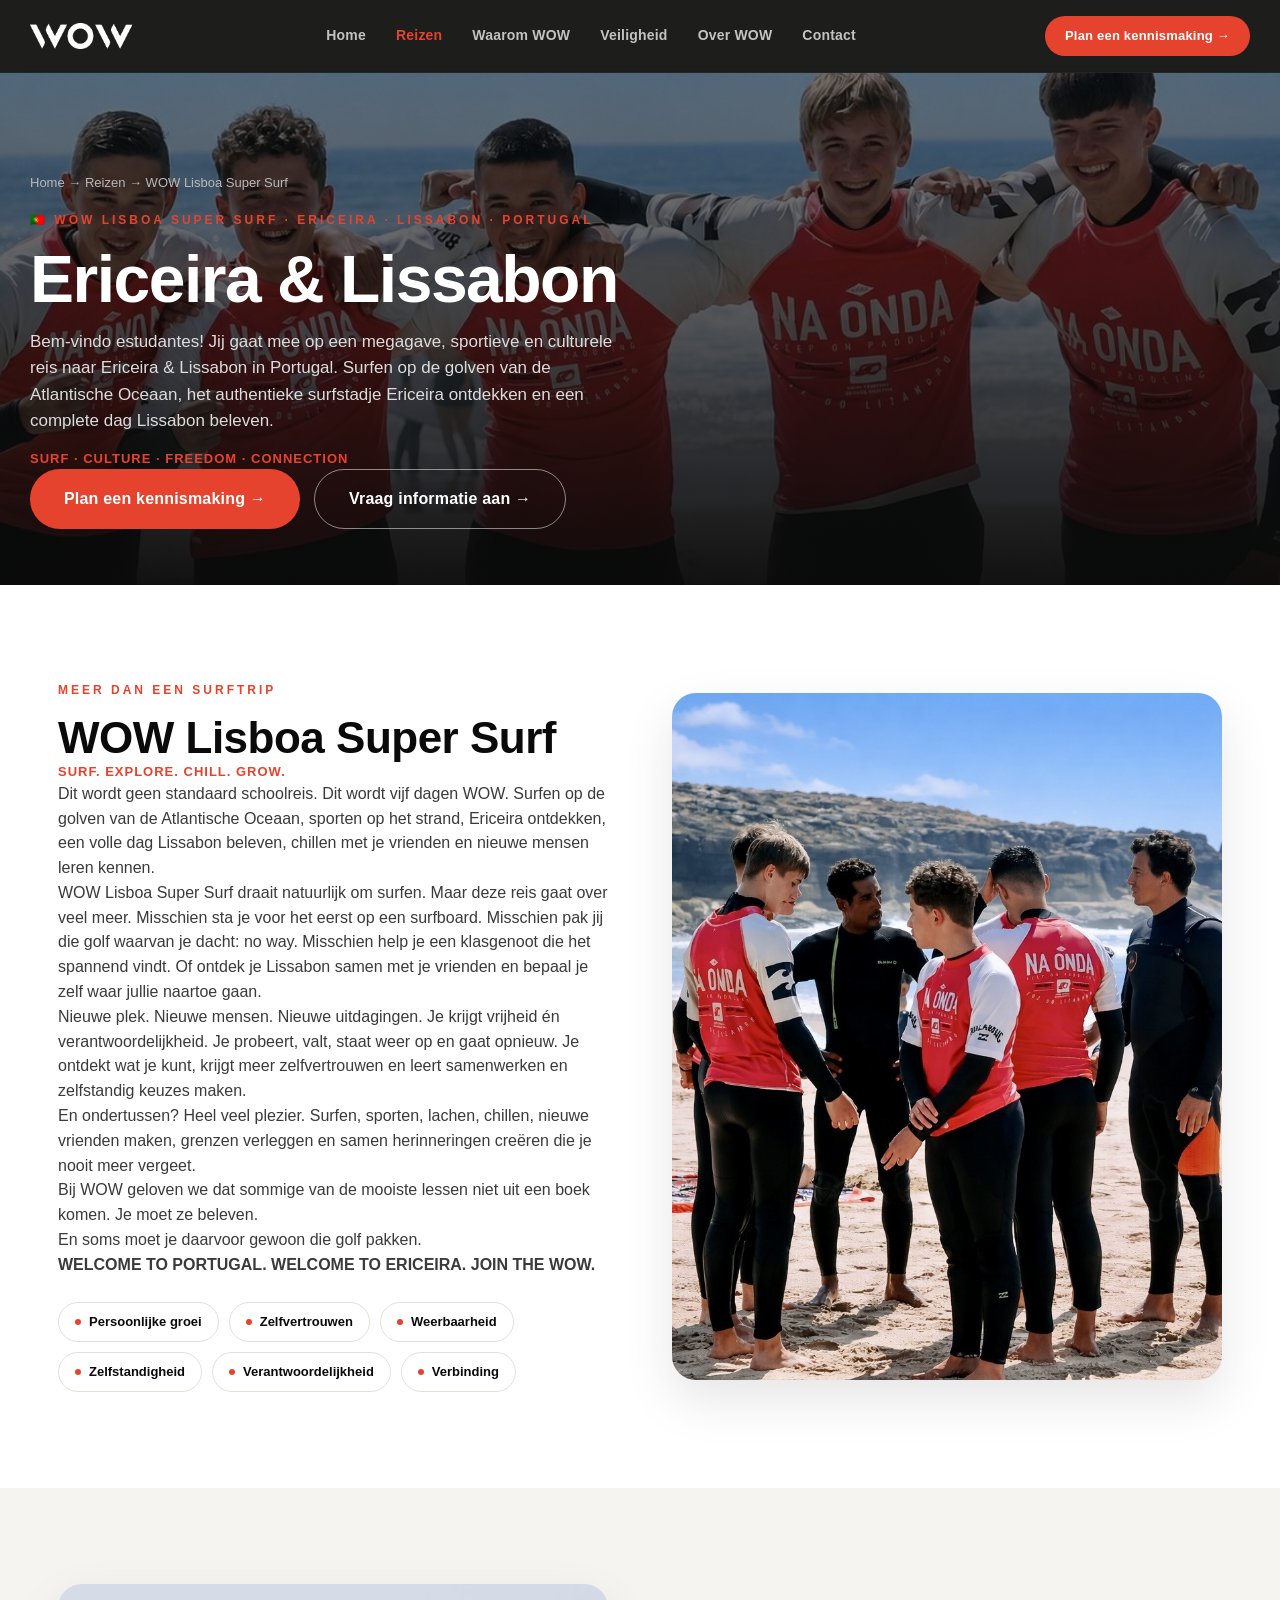
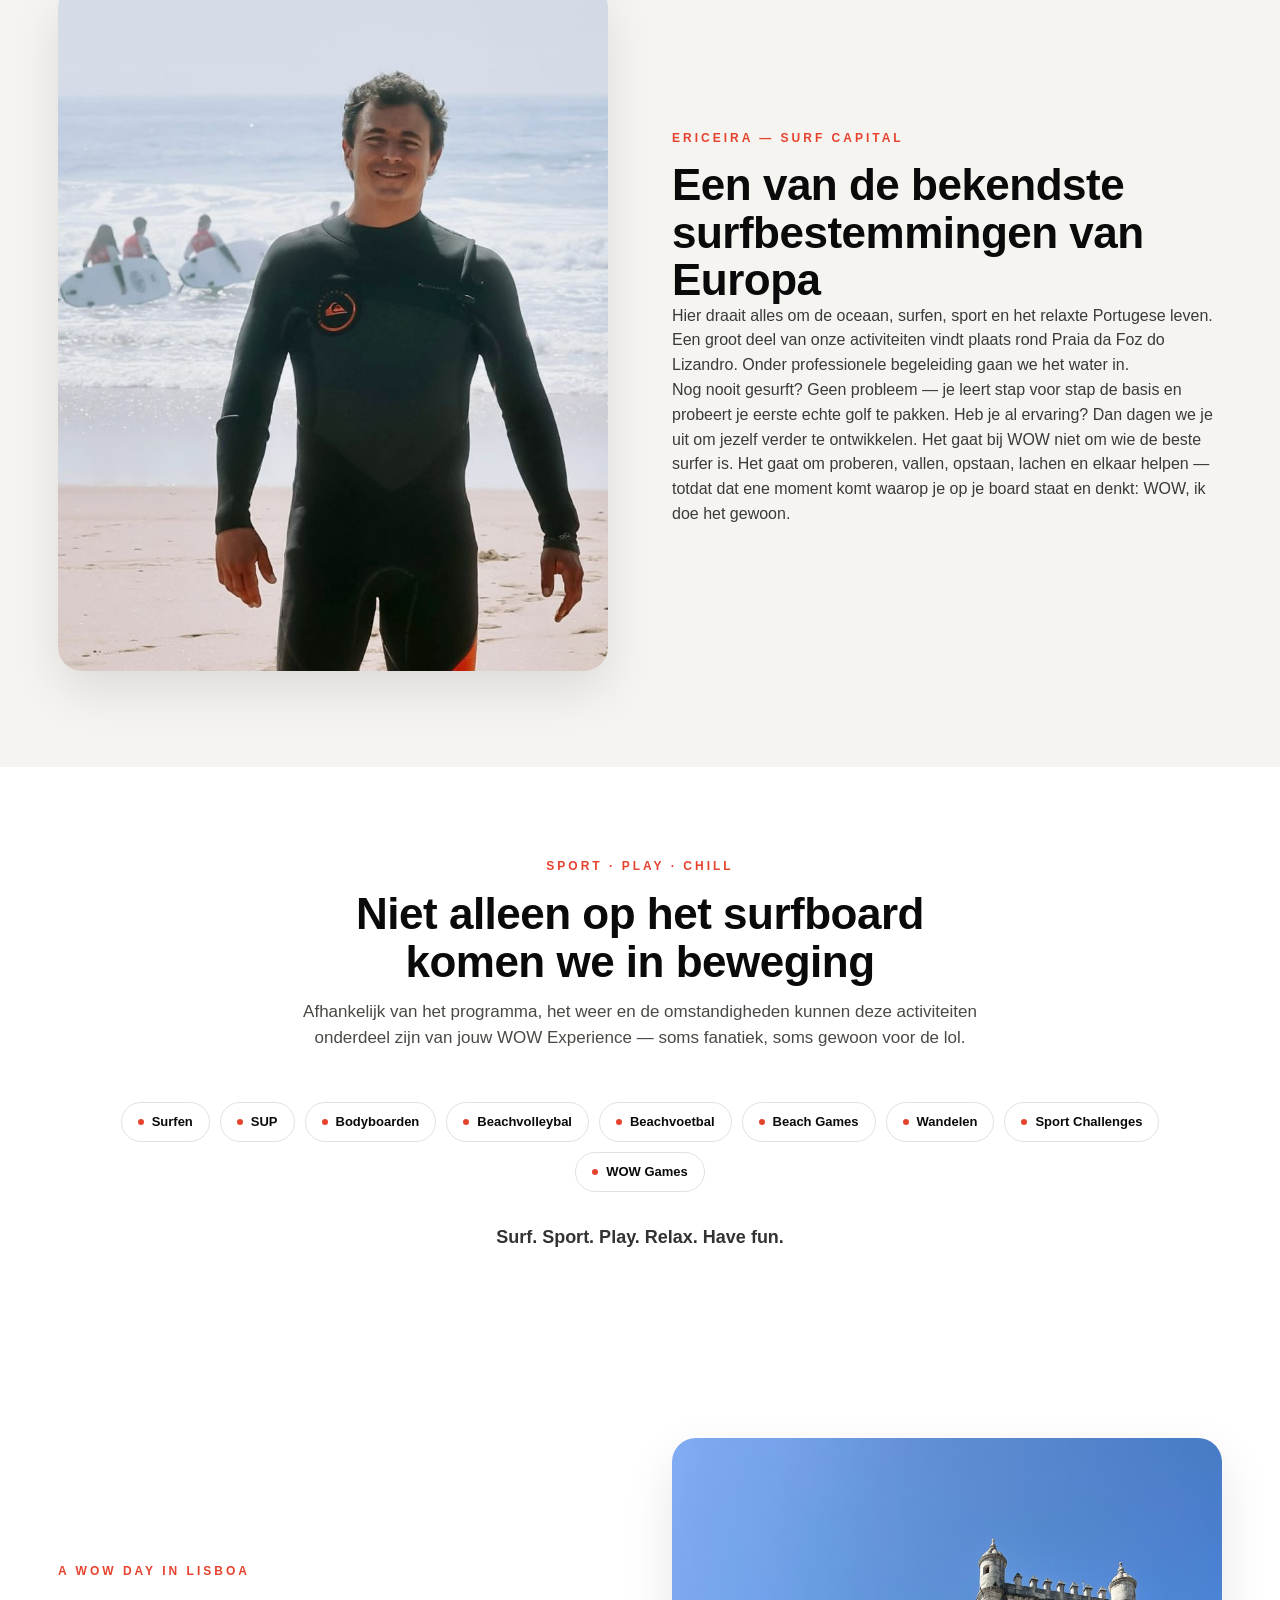
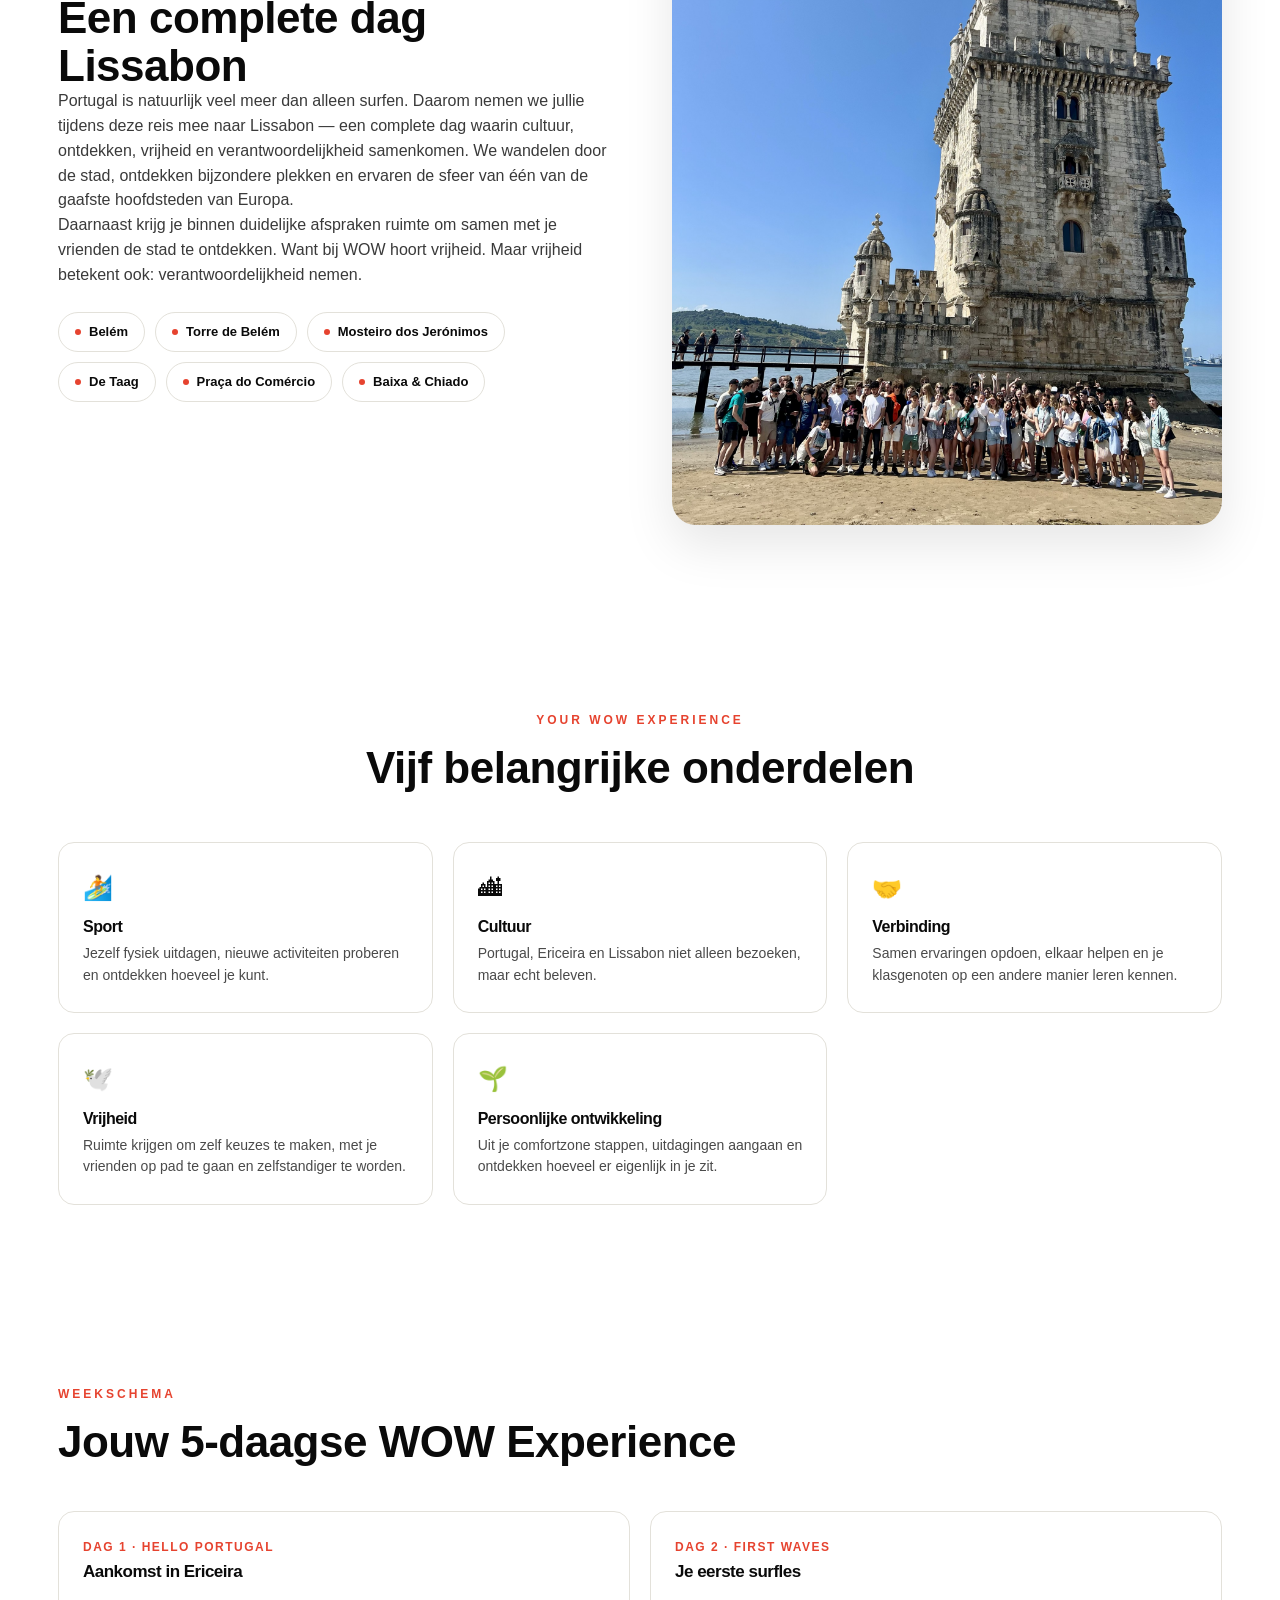
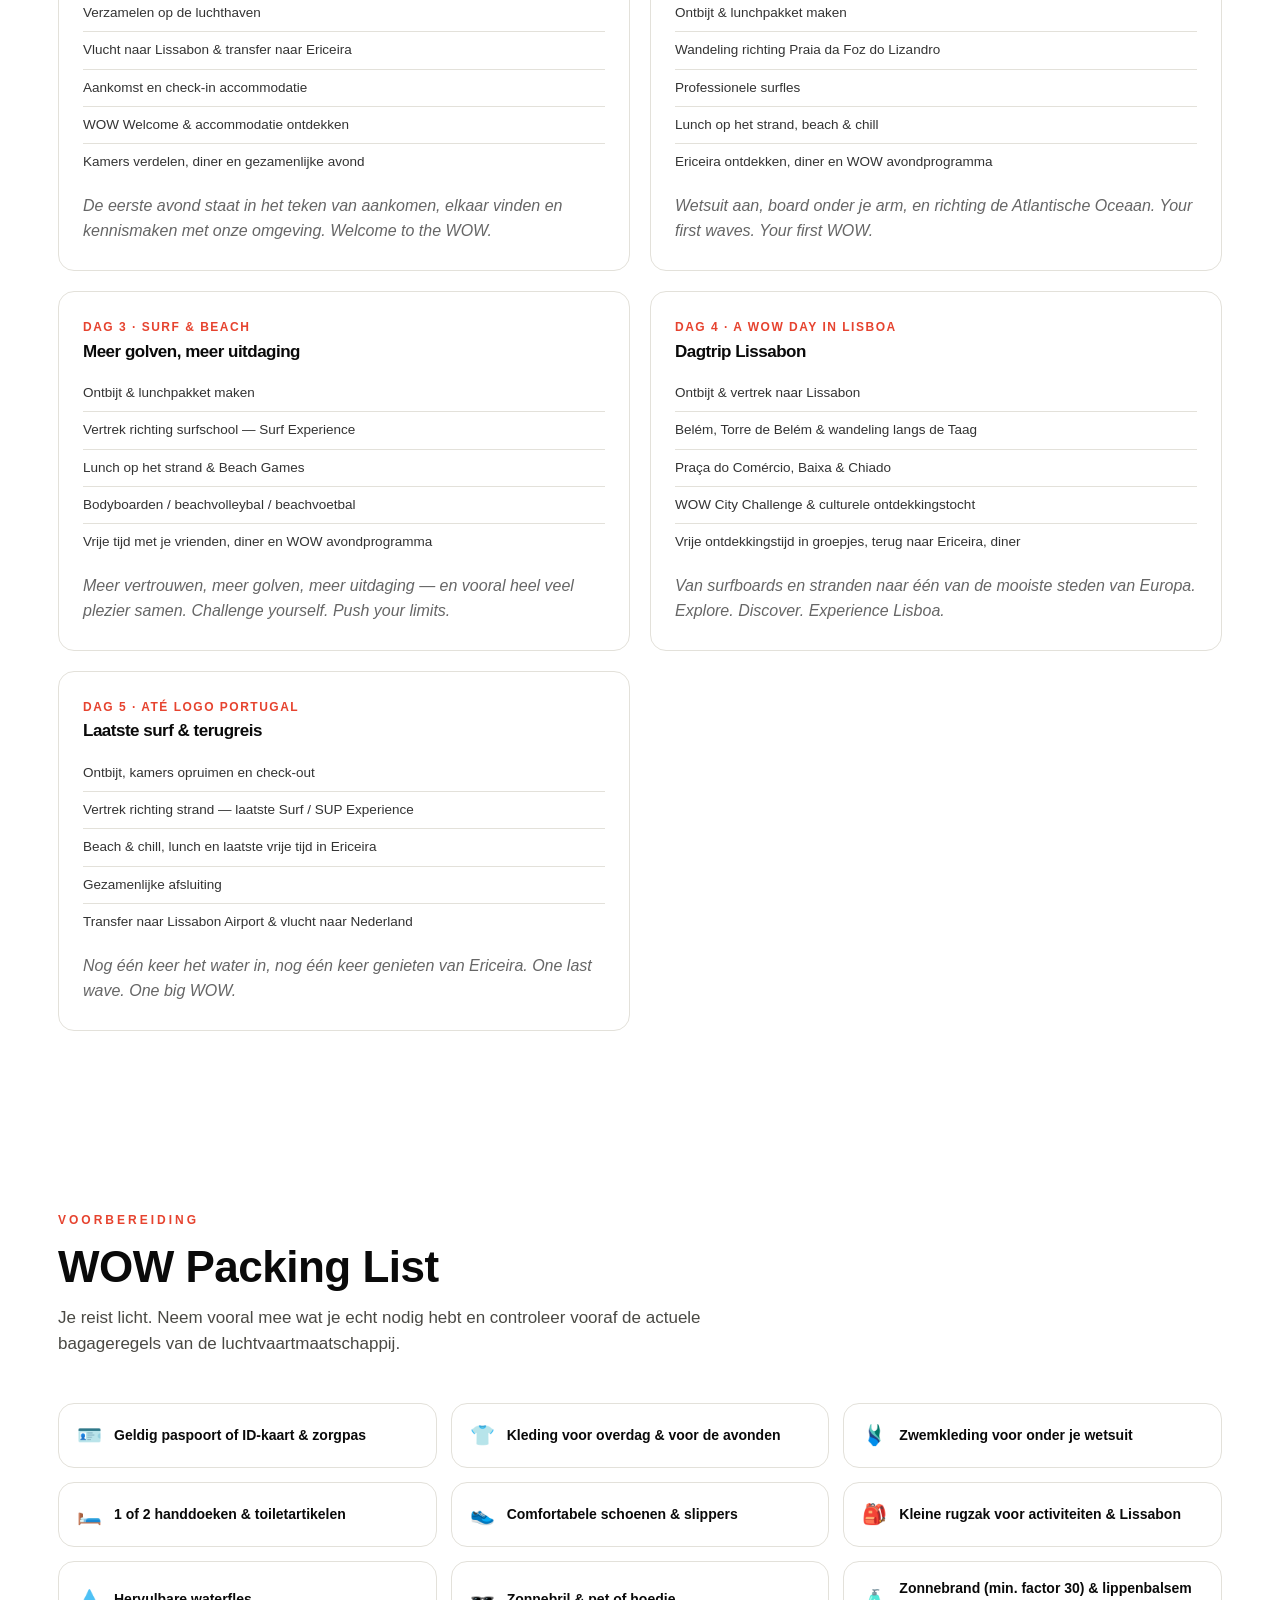
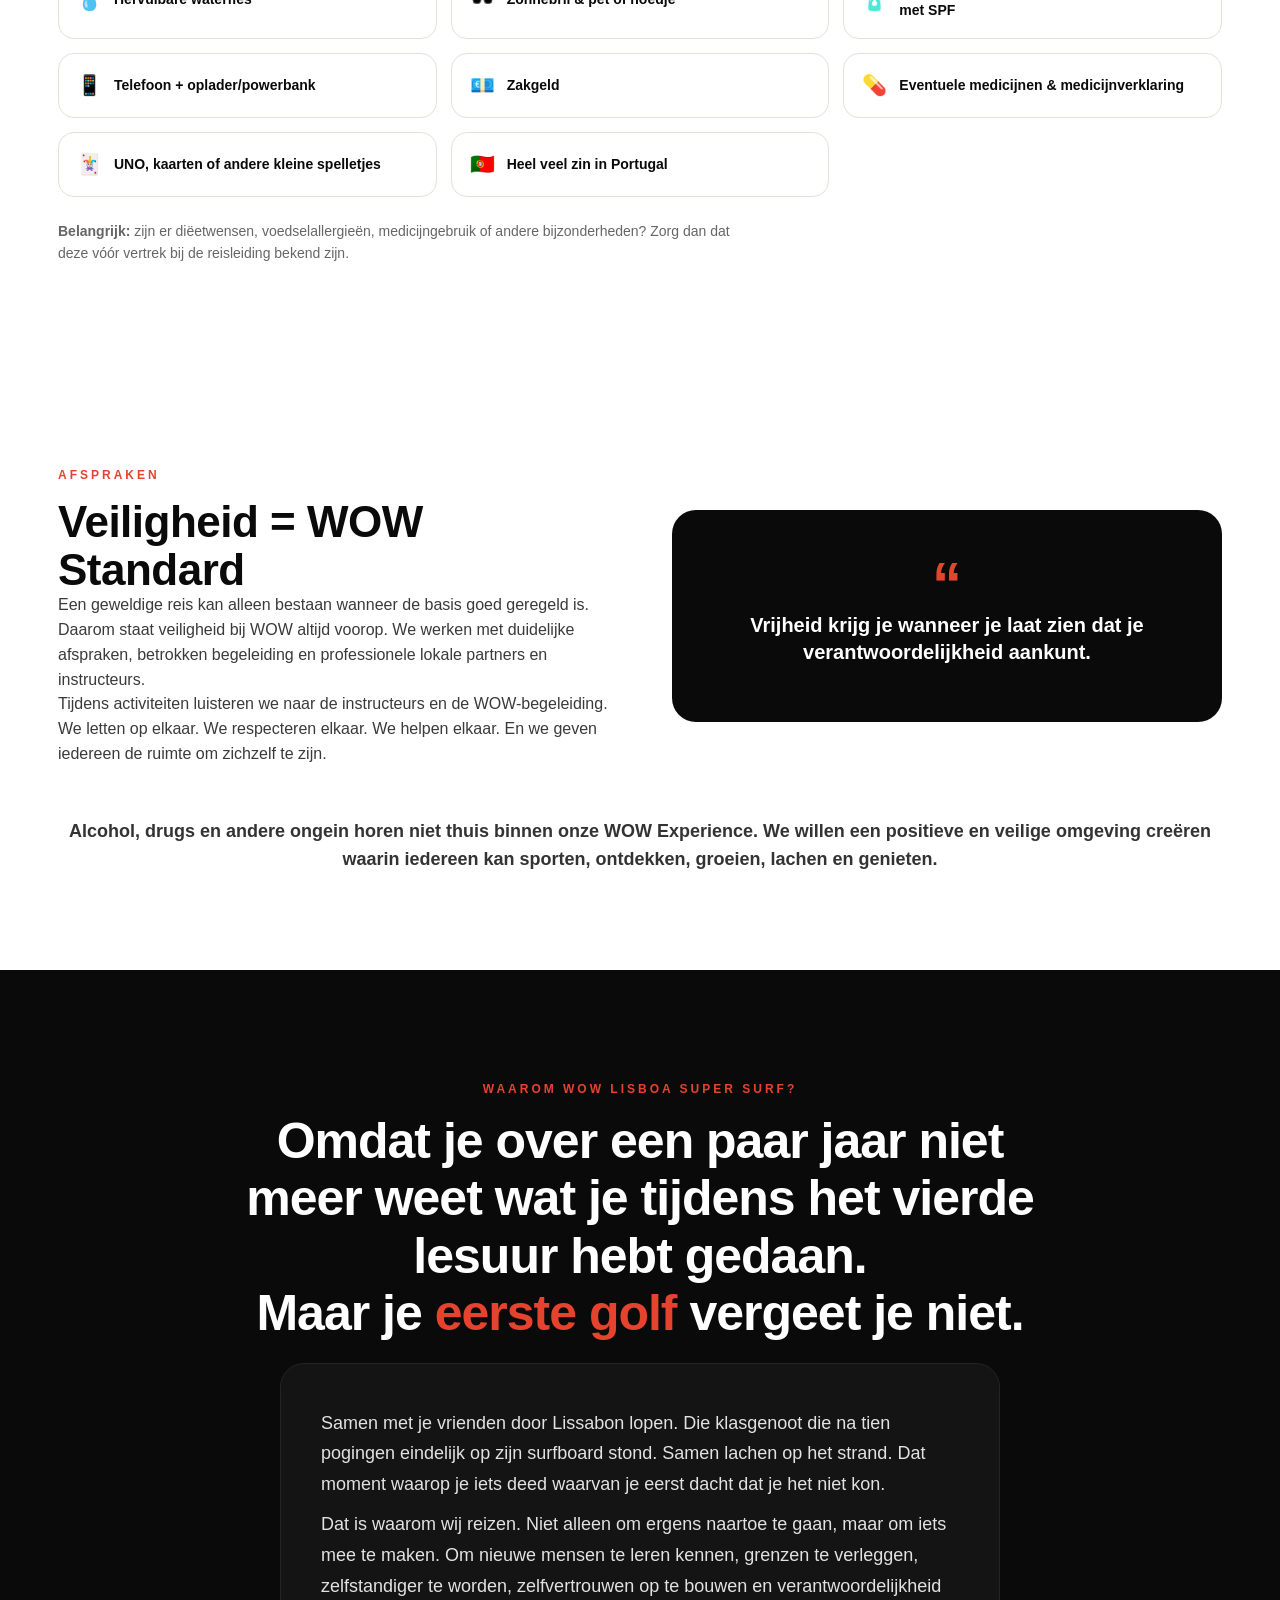
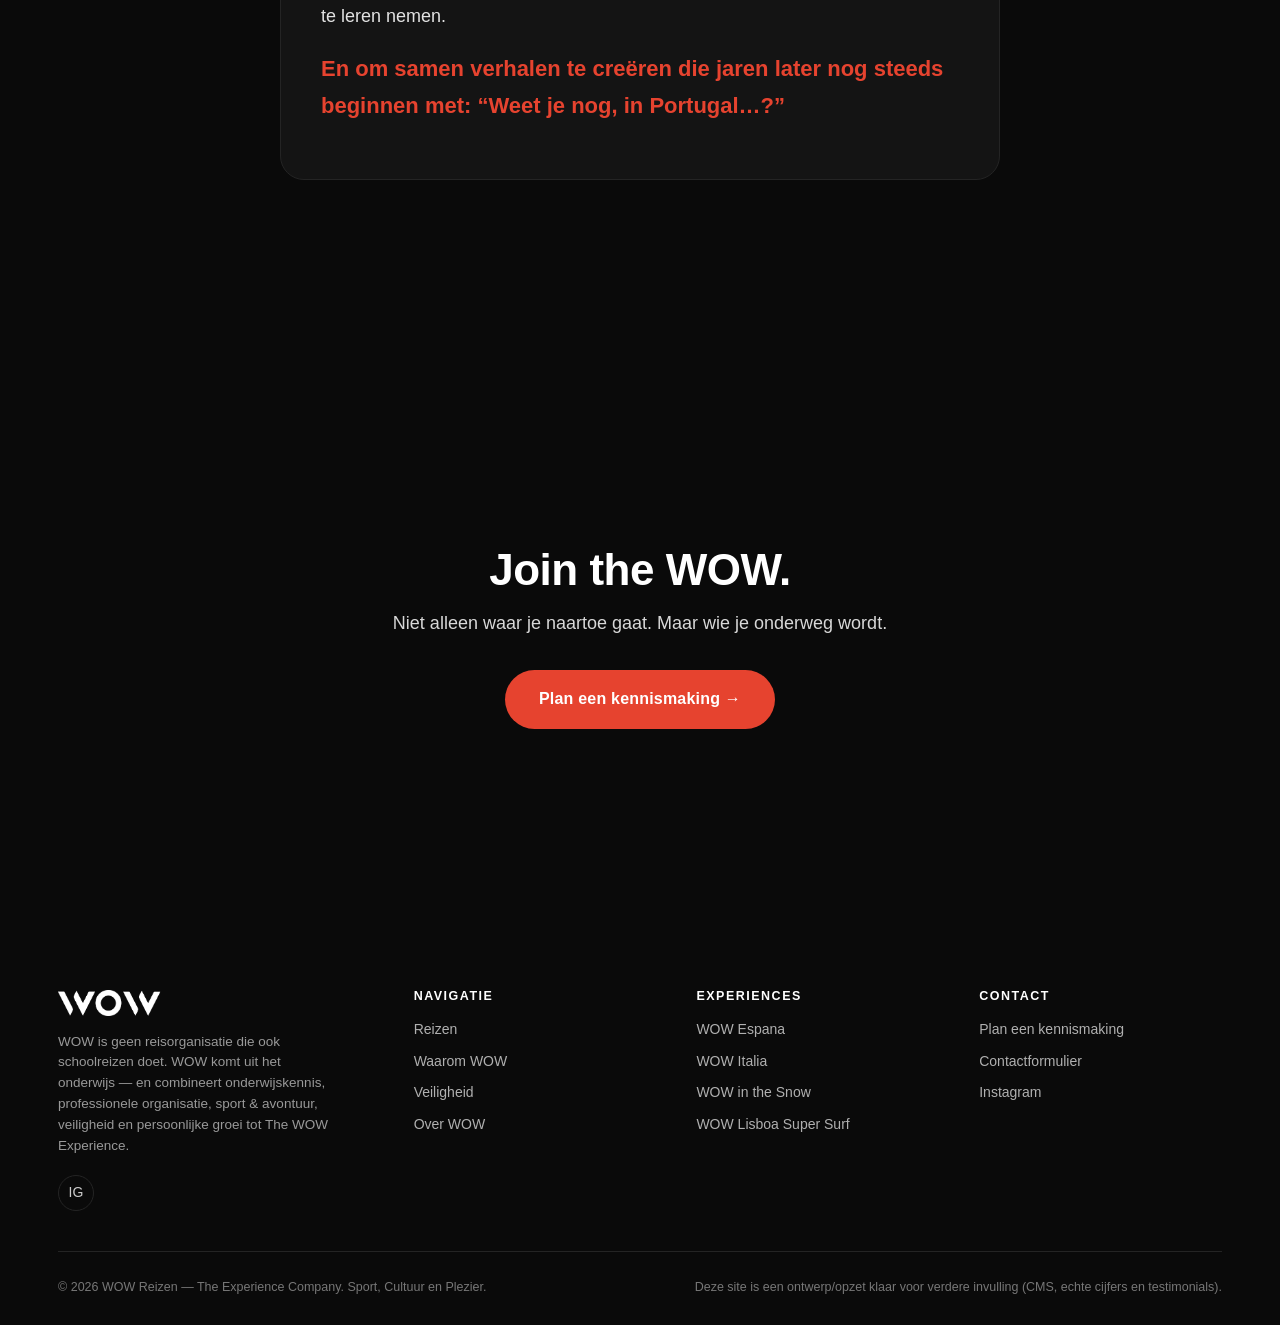
<file: wow-website 23/experience-lisboa.html>
<!DOCTYPE html>
<html lang="nl">
<head>
<meta charset="UTF-8">
<meta name="viewport" content="width=device-width, initial-scale=1.0">
<title>WOW Lisboa Super Surf — Ericeira & Lissabon | WOW Experience Company</title>
<meta name="description" content="WOW Lisboa Super Surf: 5-daagse surfreis naar Ericeira met een dagtrip Lissabon. Surfen, SUP, bodyboarden en strandsport aan de Portugese Atlantische kust.">
<meta property="og:title" content="WOW Lisboa Super Surf — Ericeira & Lissabon | WOW Experience Company">
<meta property="og:description" content="WOW Lisboa Super Surf: 5-daagse surfreis naar Ericeira met een dagtrip Lissabon. Surfen, SUP, bodyboarden en strandsport aan de Portugese Atlantische kust.">
<meta property="og:type" content="website">
<link rel="icon" href="assets/wow-logo-black.png">
<link rel="stylesheet" href="css/style.css">
</head>
<body>
<header>
  <div class="wrap nav-inner">
    <a class="brand" href="index.html">
      <img src="assets/wow-logo-white.png" alt="WOW logo">
    </a>
    <nav class="main-nav">
      <a href="index.html">Home</a>
      <a href="reizen.html" class="active">Reizen</a>
      <a href="waarom-wow.html">Waarom WOW</a>
      <a href="veiligheid.html">Veiligheid</a>
      <a href="over-wow.html">Over WOW</a>
      <a href="contact.html">Contact</a>
    </nav>
    <div class="nav-right">
      <a class="btn btn-sm" href="https://calendly.com/wowreizen/30min" target="_blank" rel="noopener">Plan een kennismaking &rarr;</a>
      <button class="hamburger" aria-label="Menu" onclick="document.querySelector('.mobile-menu').classList.add('open');document.body.style.overflow='hidden';">
        &#9776;
      </button>
    </div>
  </div>
</header>

<div class="mobile-menu">
  <div class="mobile-menu-top">
    <img src="assets/wow-logo-white.png" alt="WOW logo">
    <button class="mobile-menu-close" aria-label="Sluiten" onclick="document.querySelector('.mobile-menu').classList.remove('open');document.body.style.overflow='';">&times;</button>
  </div>
  <a href="index.html">Home</a>
      <a href="reizen.html">Reizen</a>
      <a href="waarom-wow.html">Waarom WOW</a>
      <a href="veiligheid.html">Veiligheid</a>
      <a href="over-wow.html">Over WOW</a>
      <a href="contact.html">Contact</a>
  <a class="btn btn-block" href="https://calendly.com/wowreizen/30min" target="_blank" rel="noopener">Plan een kennismaking &rarr;</a>
</div>

<section class="hero-compact">
  <div class="hero-media"><img src="assets/lisboa-surf-groep2.jpg" alt="WOW groep na hun surfles bij Foz do Lizandro, Ericeira" class=""></div>
  <div class="wrap hero-content">
    <div class="breadcrumb"><a href="index.html">Home</a> &rarr; <a href="reizen.html">Reizen</a> &rarr; WOW Lisboa Super Surf</div>
    <span class="kicker">&#127477;&#127481; WOW Lisboa Super Surf &middot; Ericeira &middot; Lissabon &middot; Portugal</span>
    <h1>Ericeira &amp; Lissabon</h1>
    <p class="hero-sub">Bem-vindo estudantes! Jij gaat mee op een megagave, sportieve en culturele reis naar Ericeira &amp; Lissabon in Portugal. Surfen op de golven van de Atlantische Oceaan, het authentieke surfstadje Ericeira ontdekken en een complete dag Lissabon beleven.</p>
    <p style="color:#e6432f;font-weight:800;letter-spacing:1px;text-transform:uppercase;font-size:13px;margin-top:14px;">Surf &middot; Culture &middot; Freedom &middot; Connection</p>
    <div class="hero-cta-row">
      <a class="btn btn-lg" href="https://calendly.com/wowreizen/30min" target="_blank" rel="noopener">Plan een kennismaking &rarr;</a>
      <a class="btn btn-outline btn-lg" href="contact.html">Vraag informatie aan &rarr;</a>
    </div>
  </div>
</section>

<section class="split-section reveal">
  <div class="wrap">
    <div class="split-grid">
      <div class="split-text">
        <span class="kicker">Meer dan een surftrip</span>
        <h2>WOW Lisboa Super Surf</h2>
        <p style="color:#e6432f;font-weight:800;letter-spacing:1px;text-transform:uppercase;font-size:13px;">Surf. Explore. Chill. Grow.</p>
        <p>Dit wordt geen standaard schoolreis. Dit wordt vijf dagen WOW. Surfen op de golven van de Atlantische Oceaan, sporten op het strand, Ericeira ontdekken, een volle dag Lissabon beleven, chillen met je vrienden en nieuwe mensen leren kennen.</p>
        <p>WOW Lisboa Super Surf draait natuurlijk om surfen. Maar deze reis gaat over veel meer. Misschien sta je voor het eerst op een surfboard. Misschien pak jij die golf waarvan je dacht: no way. Misschien help je een klasgenoot die het spannend vindt. Of ontdek je Lissabon samen met je vrienden en bepaal je zelf waar jullie naartoe gaan.</p>
        <p>Nieuwe plek. Nieuwe mensen. Nieuwe uitdagingen. Je krijgt vrijheid &eacute;n verantwoordelijkheid. Je probeert, valt, staat weer op en gaat opnieuw. Je ontdekt wat je kunt, krijgt meer zelfvertrouwen en leert samenwerken en zelfstandig keuzes maken.</p>
        <p>En ondertussen? Heel veel plezier. Surfen, sporten, lachen, chillen, nieuwe vrienden maken, grenzen verleggen en samen herinneringen cre&euml;ren die je nooit meer vergeet.</p>
        <p>Bij WOW geloven we dat sommige van de mooiste lessen niet uit een boek komen. Je moet ze beleven.</p>
        <p>En soms moet je daarvoor gewoon die golf pakken.</p>
        <p style="font-weight:700;">WELCOME TO PORTUGAL. WELCOME TO ERICEIRA. JOIN THE WOW.</p>
        <div class="badge-row">
          <span class="badge">Persoonlijke groei</span>
          <span class="badge">Zelfvertrouwen</span>
          <span class="badge">Weerbaarheid</span>
          <span class="badge">Zelfstandigheid</span>
          <span class="badge">Verantwoordelijkheid</span>
          <span class="badge">Verbinding</span>
        </div>
      </div>
      <div class="split-media"><img src="assets/lisboa-surf-briefing.jpg" alt="WOW groep krijgt surfbriefing bij Foz do Lizandro, Ericeira" class=""></div>
    </div>
  </div>
</section>

<section class="split-section alt reveal">
  <div class="wrap">
    <div class="split-grid">
      <div class="split-media"><img src="assets/founder-portrait-portugal.jpg" alt="Surfen bij Praia da Foz do Lizandro, Ericeira" class=""></div>
      <div class="split-text">
        <span class="kicker">Ericeira &mdash; Surf Capital</span>
        <h2>Een van de bekendste surfbestemmingen van Europa</h2>
        <p>Hier draait alles om de oceaan, surfen, sport en het relaxte Portugese leven. Een groot deel van onze activiteiten vindt plaats rond Praia da Foz do Lizandro. Onder professionele begeleiding gaan we het water in.</p>
        <p>Nog nooit gesurft? Geen probleem &mdash; je leert stap voor stap de basis en probeert je eerste echte golf te pakken. Heb je al ervaring? Dan dagen we je uit om jezelf verder te ontwikkelen. Het gaat bij WOW niet om wie de beste surfer is. Het gaat om proberen, vallen, opstaan, lachen en elkaar helpen &mdash; totdat dat ene moment komt waarop je op je board staat en denkt: WOW, ik doe het gewoon.</p>
      </div>
    </div>
  </div>
</section>

<section class="usp-section alt reveal">
  <div class="wrap">
    <div class="section-head">
      <span class="kicker">Sport &middot; Play &middot; Chill</span>
      <h2>Niet alleen op het surfboard komen we in beweging</h2>
      <p>Afhankelijk van het programma, het weer en de omstandigheden kunnen deze activiteiten onderdeel zijn van jouw WOW Experience &mdash; soms fanatiek, soms gewoon voor de lol.</p>
    </div>
    <div class="badge-row" style="justify-content:center;">
      <span class="badge">Surfen</span>
      <span class="badge">SUP</span>
      <span class="badge">Bodyboarden</span>
      <span class="badge">Beachvolleybal</span>
      <span class="badge">Beachvoetbal</span>
      <span class="badge">Beach Games</span>
      <span class="badge">Wandelen</span>
      <span class="badge">Sport Challenges</span>
      <span class="badge">WOW Games</span>
    </div>
    <p class="lead center" style="margin-top:32px;font-weight:700;">Surf. Sport. Play. Relax. Have fun.</p>
  </div>
</section>

<section class="split-section reveal">
  <div class="wrap">
    <div class="split-grid">
      <div class="split-text">
        <span class="kicker">A WOW Day in Lisboa</span>
        <h2>Een complete dag Lissabon</h2>
        <p>Portugal is natuurlijk veel meer dan alleen surfen. Daarom nemen we jullie tijdens deze reis mee naar Lissabon &mdash; een complete dag waarin cultuur, ontdekken, vrijheid en verantwoordelijkheid samenkomen. We wandelen door de stad, ontdekken bijzondere plekken en ervaren de sfeer van &eacute;&eacute;n van de gaafste hoofdsteden van Europa.</p>
        <p>Daarnaast krijg je binnen duidelijke afspraken ruimte om samen met je vrienden de stad te ontdekken. Want bij WOW hoort vrijheid. Maar vrijheid betekent ook: verantwoordelijkheid nemen.</p>
        <div class="badge-row">
          <span class="badge">Bel&eacute;m</span>
          <span class="badge">Torre de Bel&eacute;m</span>
          <span class="badge">Mosteiro dos Jer&oacute;nimos</span>
          <span class="badge">De Taag</span>
          <span class="badge">Pra&ccedil;a do Com&eacute;rcio</span>
          <span class="badge">Baixa &amp; Chiado</span>
        </div>
      </div>
      <div class="split-media"><img src="assets/lisboa-belem-groep.jpg" alt="WOW groep bij de Torre de Belém, Lissabon" class=""></div>
    </div>
  </div>
</section>

<section class="usp-section alt reveal">
  <div class="wrap">
    <div class="section-head">
      <span class="kicker">Your WOW Experience</span>
      <h2>Vijf belangrijke onderdelen</h2>
    </div>
    <div class="info-grid">
      <div class="info-card"><span class="icon">&#127940;</span><h3>Sport</h3><p>Jezelf fysiek uitdagen, nieuwe activiteiten proberen en ontdekken hoeveel je kunt.</p></div>
      <div class="info-card"><span class="icon">&#127961;</span><h3>Cultuur</h3><p>Portugal, Ericeira en Lissabon niet alleen bezoeken, maar echt beleven.</p></div>
      <div class="info-card"><span class="icon">&#129309;</span><h3>Verbinding</h3><p>Samen ervaringen opdoen, elkaar helpen en je klasgenoten op een andere manier leren kennen.</p></div>
      <div class="info-card"><span class="icon">&#128330;&#65039;</span><h3>Vrijheid</h3><p>Ruimte krijgen om zelf keuzes te maken, met je vrienden op pad te gaan en zelfstandiger te worden.</p></div>
      <div class="info-card"><span class="icon">&#127793;</span><h3>Persoonlijke ontwikkeling</h3><p>Uit je comfortzone stappen, uitdagingen aangaan en ontdekken hoeveel er eigenlijk in je zit.</p></div>
    </div>
  </div>
</section>

<section class="usp-section reveal">
  <div class="wrap">
    <div class="section-head left">
      <span class="kicker">Weekschema</span>
      <h2>Jouw 5-daagse WOW Experience</h2>
    </div>
    <div class="day-grid">
      <div class="day-card">
        <span class="day-num">Dag 1 &middot; Hello Portugal</span>
        <h3>Aankomst in Ericeira</h3>
        <ul>
          <li>Verzamelen op de luchthaven</li>
          <li>Vlucht naar Lissabon &amp; transfer naar Ericeira</li>
          <li>Aankomst en check-in accommodatie</li>
          <li>WOW Welcome &amp; accommodatie ontdekken</li>
          <li>Kamers verdelen, diner en gezamenlijke avond</li>
        </ul>
        <p style="margin-top:14px;font-style:italic;color:#666;">De eerste avond staat in het teken van aankomen, elkaar vinden en kennismaken met onze omgeving. Welcome to the WOW.</p>
      </div>
      <div class="day-card">
        <span class="day-num">Dag 2 &middot; First Waves</span>
        <h3>Je eerste surfles</h3>
        <ul>
          <li>Ontbijt &amp; lunchpakket maken</li>
          <li>Wandeling richting Praia da Foz do Lizandro</li>
          <li>Professionele surfles</li>
          <li>Lunch op het strand, beach &amp; chill</li>
          <li>Ericeira ontdekken, diner en WOW avondprogramma</li>
        </ul>
        <p style="margin-top:14px;font-style:italic;color:#666;">Wetsuit aan, board onder je arm, en richting de Atlantische Oceaan. Your first waves. Your first WOW.</p>
      </div>
      <div class="day-card">
        <span class="day-num">Dag 3 &middot; Surf &amp; Beach</span>
        <h3>Meer golven, meer uitdaging</h3>
        <ul>
          <li>Ontbijt &amp; lunchpakket maken</li>
          <li>Vertrek richting surfschool &mdash; Surf Experience</li>
          <li>Lunch op het strand &amp; Beach Games</li>
          <li>Bodyboarden / beachvolleybal / beachvoetbal</li>
          <li>Vrije tijd met je vrienden, diner en WOW avondprogramma</li>
        </ul>
        <p style="margin-top:14px;font-style:italic;color:#666;">Meer vertrouwen, meer golven, meer uitdaging &mdash; en vooral heel veel plezier samen. Challenge yourself. Push your limits.</p>
      </div>
      <div class="day-card">
        <span class="day-num">Dag 4 &middot; A WOW Day in Lisboa</span>
        <h3>Dagtrip Lissabon</h3>
        <ul>
          <li>Ontbijt &amp; vertrek naar Lissabon</li>
          <li>Bel&eacute;m, Torre de Bel&eacute;m &amp; wandeling langs de Taag</li>
          <li>Pra&ccedil;a do Com&eacute;rcio, Baixa &amp; Chiado</li>
          <li>WOW City Challenge &amp; culturele ontdekkingstocht</li>
          <li>Vrije ontdekkingstijd in groepjes, terug naar Ericeira, diner</li>
        </ul>
        <p style="margin-top:14px;font-style:italic;color:#666;">Van surfboards en stranden naar &eacute;&eacute;n van de mooiste steden van Europa. Explore. Discover. Experience Lisboa.</p>
      </div>
      <div class="day-card">
        <span class="day-num">Dag 5 &middot; At&eacute; Logo Portugal</span>
        <h3>Laatste surf &amp; terugreis</h3>
        <ul>
          <li>Ontbijt, kamers opruimen en check-out</li>
          <li>Vertrek richting strand &mdash; laatste Surf / SUP Experience</li>
          <li>Beach &amp; chill, lunch en laatste vrije tijd in Ericeira</li>
          <li>Gezamenlijke afsluiting</li>
          <li>Transfer naar Lissabon Airport &amp; vlucht naar Nederland</li>
        </ul>
        <p style="margin-top:14px;font-style:italic;color:#666;">Nog &eacute;&eacute;n keer het water in, nog &eacute;&eacute;n keer genieten van Ericeira. One last wave. One big WOW.</p>
      </div>
    </div>
  </div>
</section>

<section class="usp-section alt reveal">
  <div class="wrap">
    <div class="section-head left">
      <span class="kicker">Voorbereiding</span>
      <h2>WOW Packing List</h2>
      <p>Je reist licht. Neem vooral mee wat je echt nodig hebt en controleer vooraf de actuele bagageregels van de luchtvaartmaatschappij.</p>
    </div>
    <div class="pack-grid">
      <div class="pack-item"><span class="icon">&#129706;</span> Geldig paspoort of ID-kaart &amp; zorgpas</div>
      <div class="pack-item"><span class="icon">&#128085;</span> Kleding voor overdag &amp; voor de avonden</div>
      <div class="pack-item"><span class="icon">&#129649;</span> Zwemkleding voor onder je wetsuit</div>
      <div class="pack-item"><span class="icon">&#128719;&#65039;</span> 1 of 2 handdoeken &amp; toiletartikelen</div>
      <div class="pack-item"><span class="icon">&#128095;</span> Comfortabele schoenen &amp; slippers</div>
      <div class="pack-item"><span class="icon">&#127890;</span> Kleine rugzak voor activiteiten &amp; Lissabon</div>
      <div class="pack-item"><span class="icon">&#128167;</span> Hervulbare waterfles</div>
      <div class="pack-item"><span class="icon">&#128374;&#65039;</span> Zonnebril &amp; pet of hoedje</div>
      <div class="pack-item"><span class="icon">&#129524;</span> Zonnebrand (min. factor 30) &amp; lippenbalsem met SPF</div>
      <div class="pack-item"><span class="icon">&#128241;</span> Telefoon + oplader/powerbank</div>
      <div class="pack-item"><span class="icon">&#128182;</span> Zakgeld</div>
      <div class="pack-item"><span class="icon">&#128138;</span> Eventuele medicijnen &amp; medicijnverklaring</div>
      <div class="pack-item"><span class="icon">&#127183;</span> UNO, kaarten of andere kleine spelletjes</div>
      <div class="pack-item"><span class="icon">&#127477;&#127481;</span> Heel veel zin in Portugal</div>
    </div>
    <p style="margin-top:24px;font-size:14px;color:#666;max-width:700px;"><strong>Belangrijk:</strong> zijn er di&euml;etwensen, voedselallergie&euml;n, medicijngebruik of andere bijzonderheden? Zorg dan dat deze v&oacute;&oacute;r vertrek bij de reisleiding bekend zijn.</p>
  </div>
</section>

<section class="split-section reveal">
  <div class="wrap">
    <div class="split-grid">
      <div class="split-text">
        <span class="kicker">Afspraken</span>
        <h2>Veiligheid = WOW Standard</h2>
        <p>Een geweldige reis kan alleen bestaan wanneer de basis goed geregeld is. Daarom staat veiligheid bij WOW altijd voorop. We werken met duidelijke afspraken, betrokken begeleiding en professionele lokale partners en instructeurs.</p>
        <p>Tijdens activiteiten luisteren we naar de instructeurs en de WOW-begeleiding. We letten op elkaar. We respecteren elkaar. We helpen elkaar. En we geven iedereen de ruimte om zichzelf te zijn.</p>
      </div>
      <div class="split-media">
        <div class="founder-quote" style="height:100%;display:flex;flex-direction:column;justify-content:center;">
          <span class="mark">&ldquo;</span>
          <p style="font-size:clamp(17px,2vw,20px);">Vrijheid krijg je wanneer je laat zien dat je verantwoordelijkheid aankunt.</p>
        </div>
      </div>
    </div>
    <p class="lead center" style="margin-top:36px;font-weight:700;">Alcohol, drugs en andere ongein horen niet thuis binnen onze WOW Experience. We willen een positieve en veilige omgeving cre&euml;ren waarin iedereen kan sporten, ontdekken, groeien, lachen en genieten.</p>
  </div>
</section>

<section class="effect-section reveal">
  <div class="wrap">
    <span class="kicker" style="text-align:center;display:block;">Waarom WOW Lisboa Super Surf?</span>
    <div class="effect-headline">Omdat je over een paar jaar niet meer weet wat je tijdens het vierde lesuur hebt gedaan.<br>Maar je <span class="coral">eerste golf</span> vergeet je niet.</div>
    <div class="effect-story">
      <p>Samen met je vrienden door Lissabon lopen. Die klasgenoot die na tien pogingen eindelijk op zijn surfboard stond. Samen lachen op het strand. Dat moment waarop je iets deed waarvan je eerst dacht dat je het niet kon.</p>
      <p>Dat is waarom wij reizen. Niet alleen om ergens naartoe te gaan, maar om iets mee te maken. Om nieuwe mensen te leren kennen, grenzen te verleggen, zelfstandiger te worden, zelfvertrouwen op te bouwen en verantwoordelijkheid te leren nemen.</p>
      <p class="payoff">En om samen verhalen te cre&euml;ren die jaren later nog steeds beginnen met: &ldquo;Weet je nog, in Portugal&hellip;?&rdquo;</p>
    </div>
  </div>
</section>

<section class="final-cta reveal">
  <div class="wrap final-content">
    <h2>Join the WOW.</h2>
    <p>Niet alleen waar je naartoe gaat. Maar wie je onderweg wordt.</p>
    <a class="btn btn-lg" href="https://calendly.com/wowreizen/30min" target="_blank" rel="noopener">Plan een kennismaking &rarr;</a>
  </div>
</section>
<div class="sticky-cta">
  <a class="btn btn-block" href="https://calendly.com/wowreizen/30min" target="_blank" rel="noopener">Plan een kennismaking &rarr;</a>
</div>
<footer>
  <div class="wrap">
    <div class="footer-top">
      <div class="footer-brand">
        <img src="assets/wow-logo-white.png" alt="WOW logo">
        <p>WOW is geen reisorganisatie die ook schoolreizen doet. WOW komt uit het onderwijs — en combineert onderwijskennis, professionele organisatie, sport &amp; avontuur, veiligheid en persoonlijke groei tot The WOW Experience.</p>
        <div class="footer-social">
          <a href="https://www.instagram.com/wowreizen" target="_blank" rel="noopener" aria-label="Instagram">IG</a>
        </div>
      </div>
      <div class="footer-col">
        <h4>Navigatie</h4>
        <a href="reizen.html">Reizen</a>
        <a href="waarom-wow.html">Waarom WOW</a>
        <a href="veiligheid.html">Veiligheid</a>
        <a href="over-wow.html">Over WOW</a>
      </div>
      <div class="footer-col">
        <h4>Experiences</h4>
        <a href="experience-spain.html">WOW Espana</a>
        <a href="experience-italy.html">WOW Italia</a>
        <a href="experience-snow.html">WOW in the Snow</a>
        <a href="experience-lisboa.html">WOW Lisboa Super Surf</a>
      </div>
      <div class="footer-col">
        <h4>Contact</h4>
        <a href="https://calendly.com/wowreizen/30min" target="_blank" rel="noopener">Plan een kennismaking</a>
        <a href="contact.html">Contactformulier</a>
        <a href="https://www.instagram.com/wowreizen" target="_blank" rel="noopener">Instagram</a>
      </div>
    </div>
    <div class="footer-bottom">
      <span>&copy; 2026 WOW Reizen — The Experience Company. Sport, Cultuur en Plezier.</span>
      <span>Deze site is een ontwerp/opzet klaar voor verdere invulling (CMS, echte cijfers en testimonials).</span>
    </div>
  </div>
</footer>

<script src="js/main.js"></script>
</body>
</html>
</file>
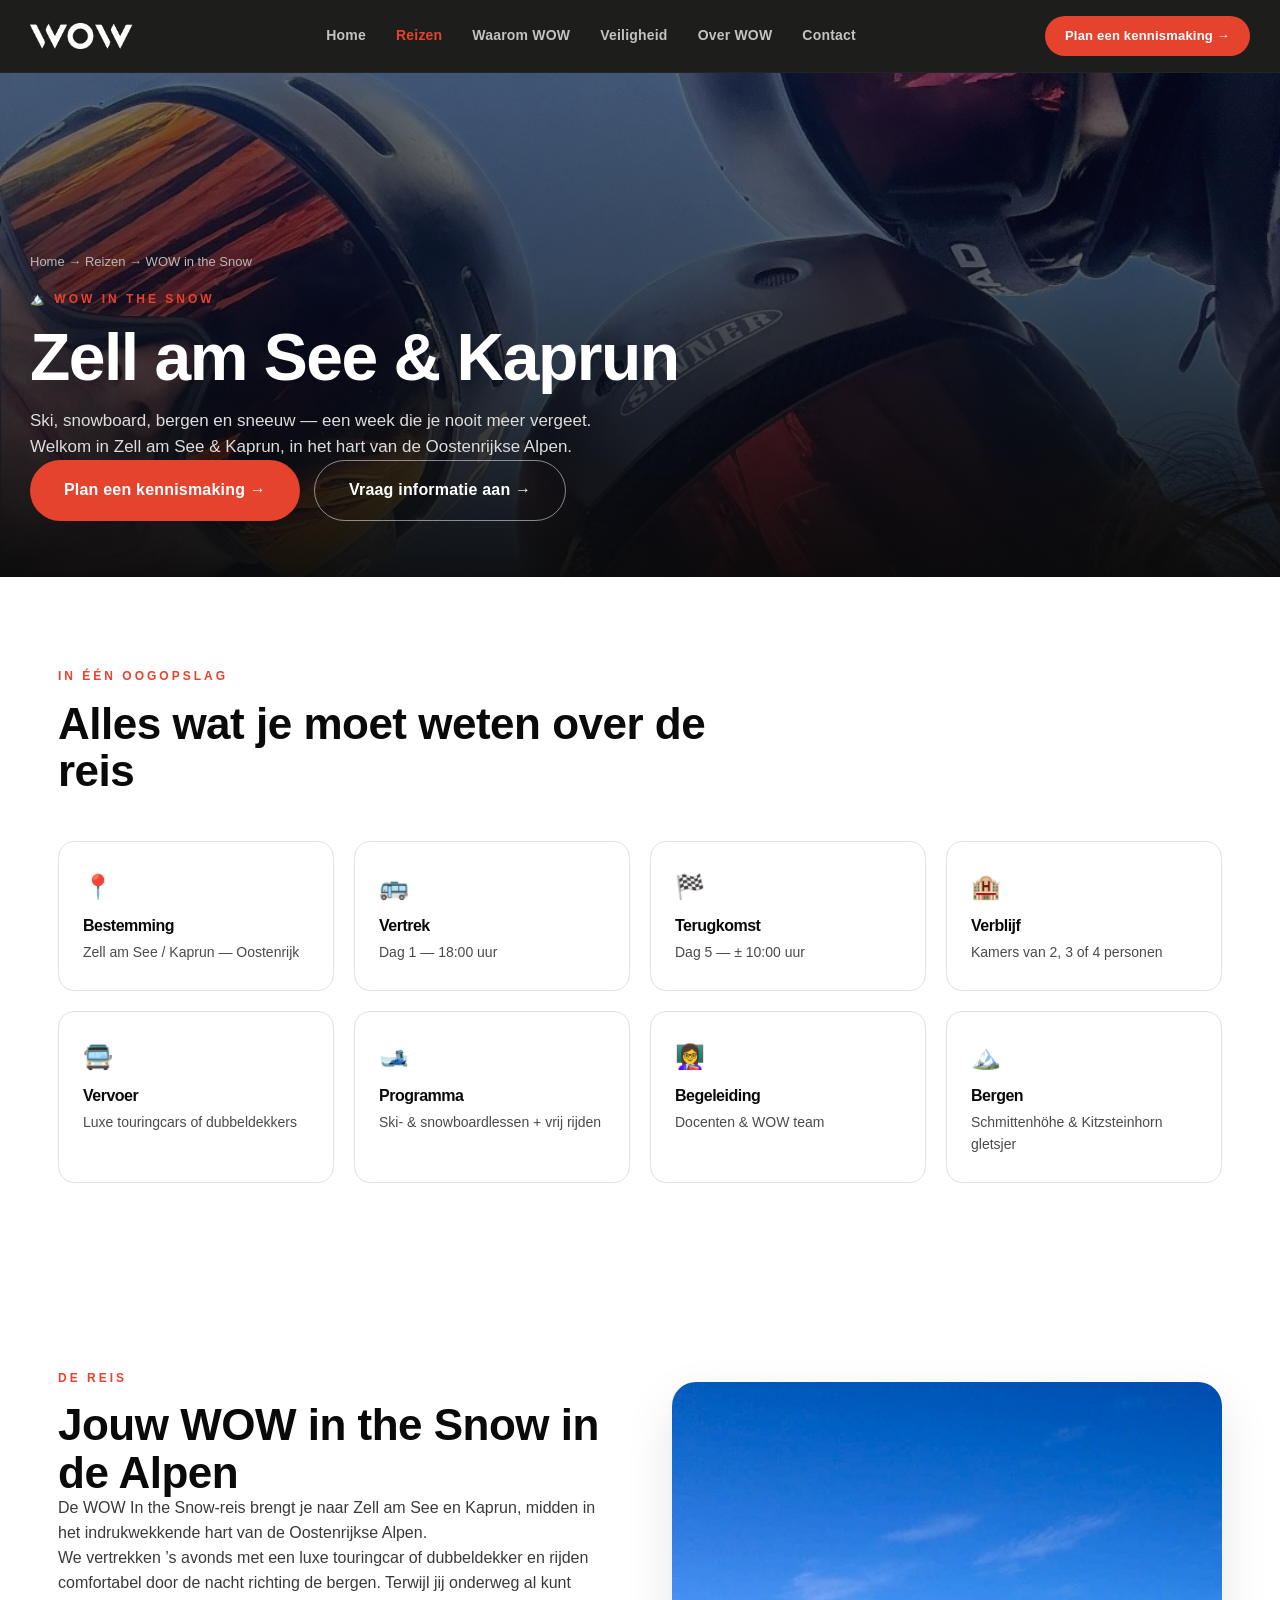
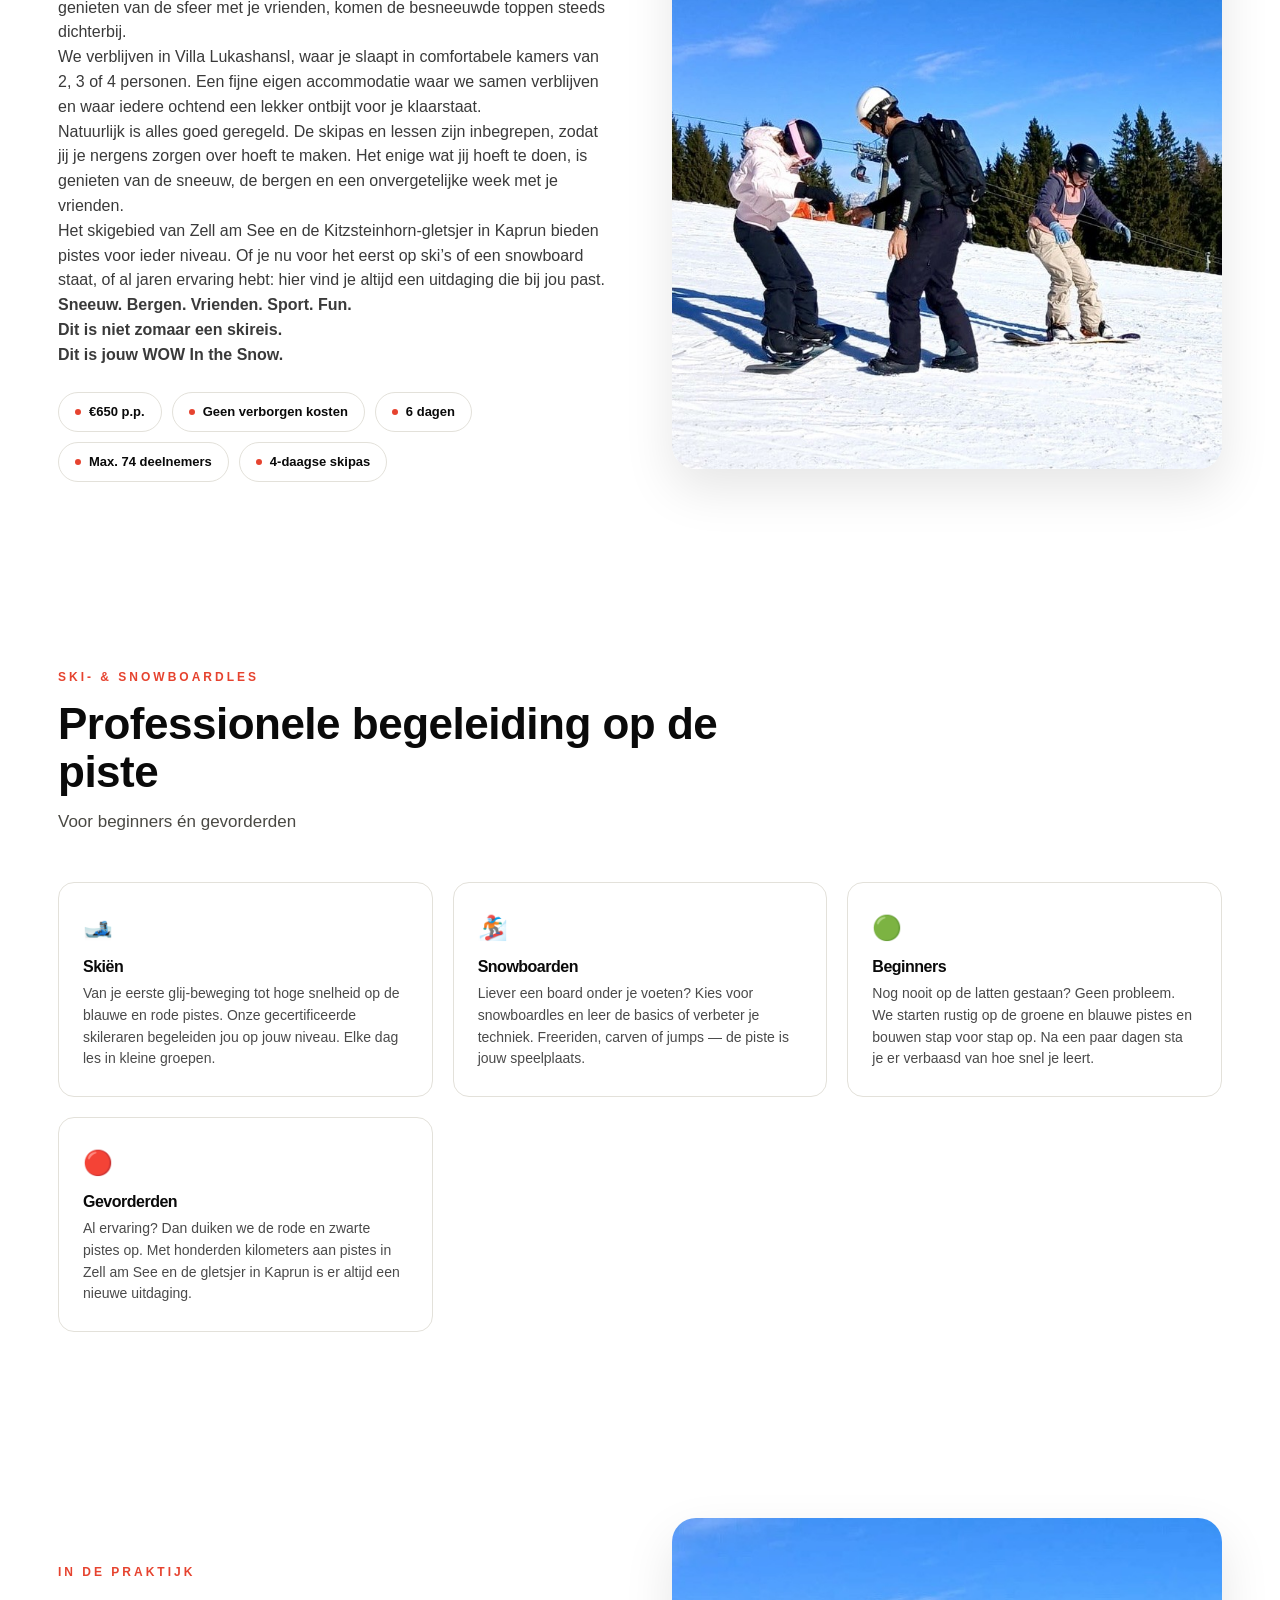
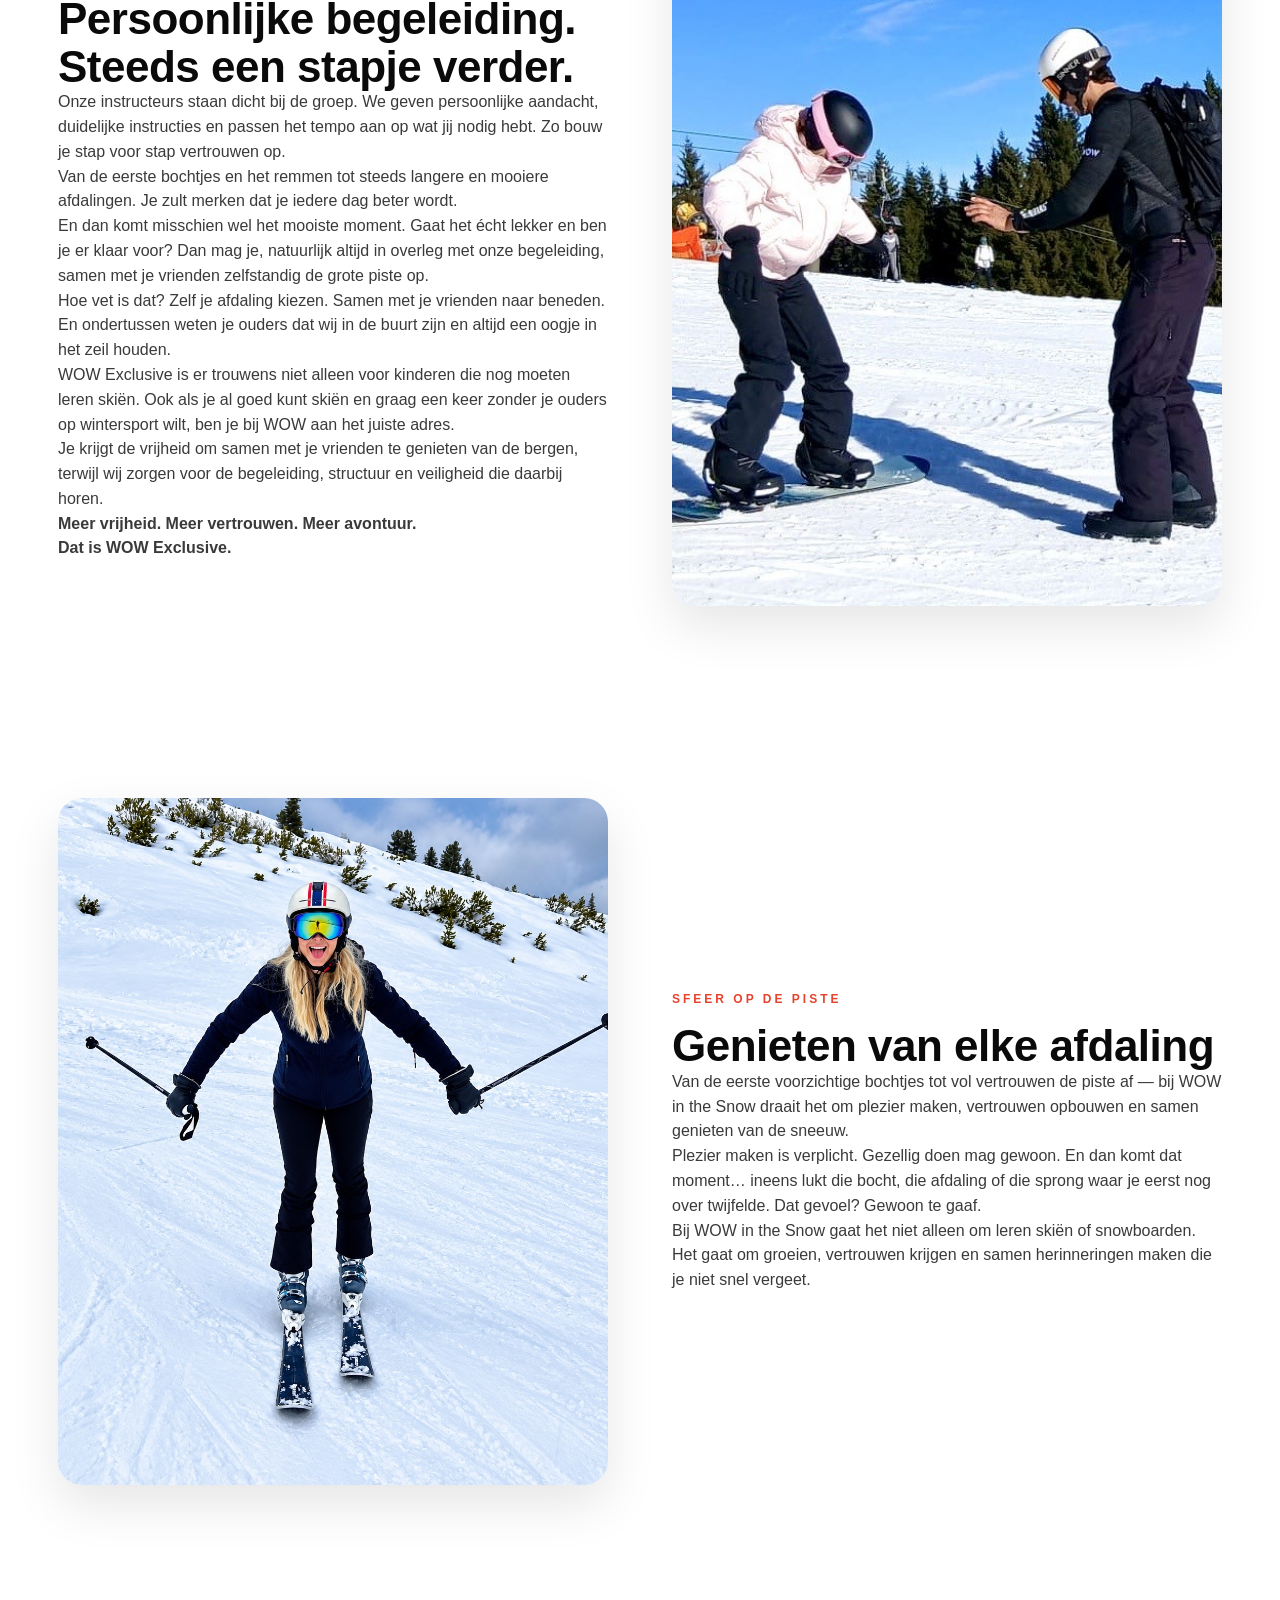
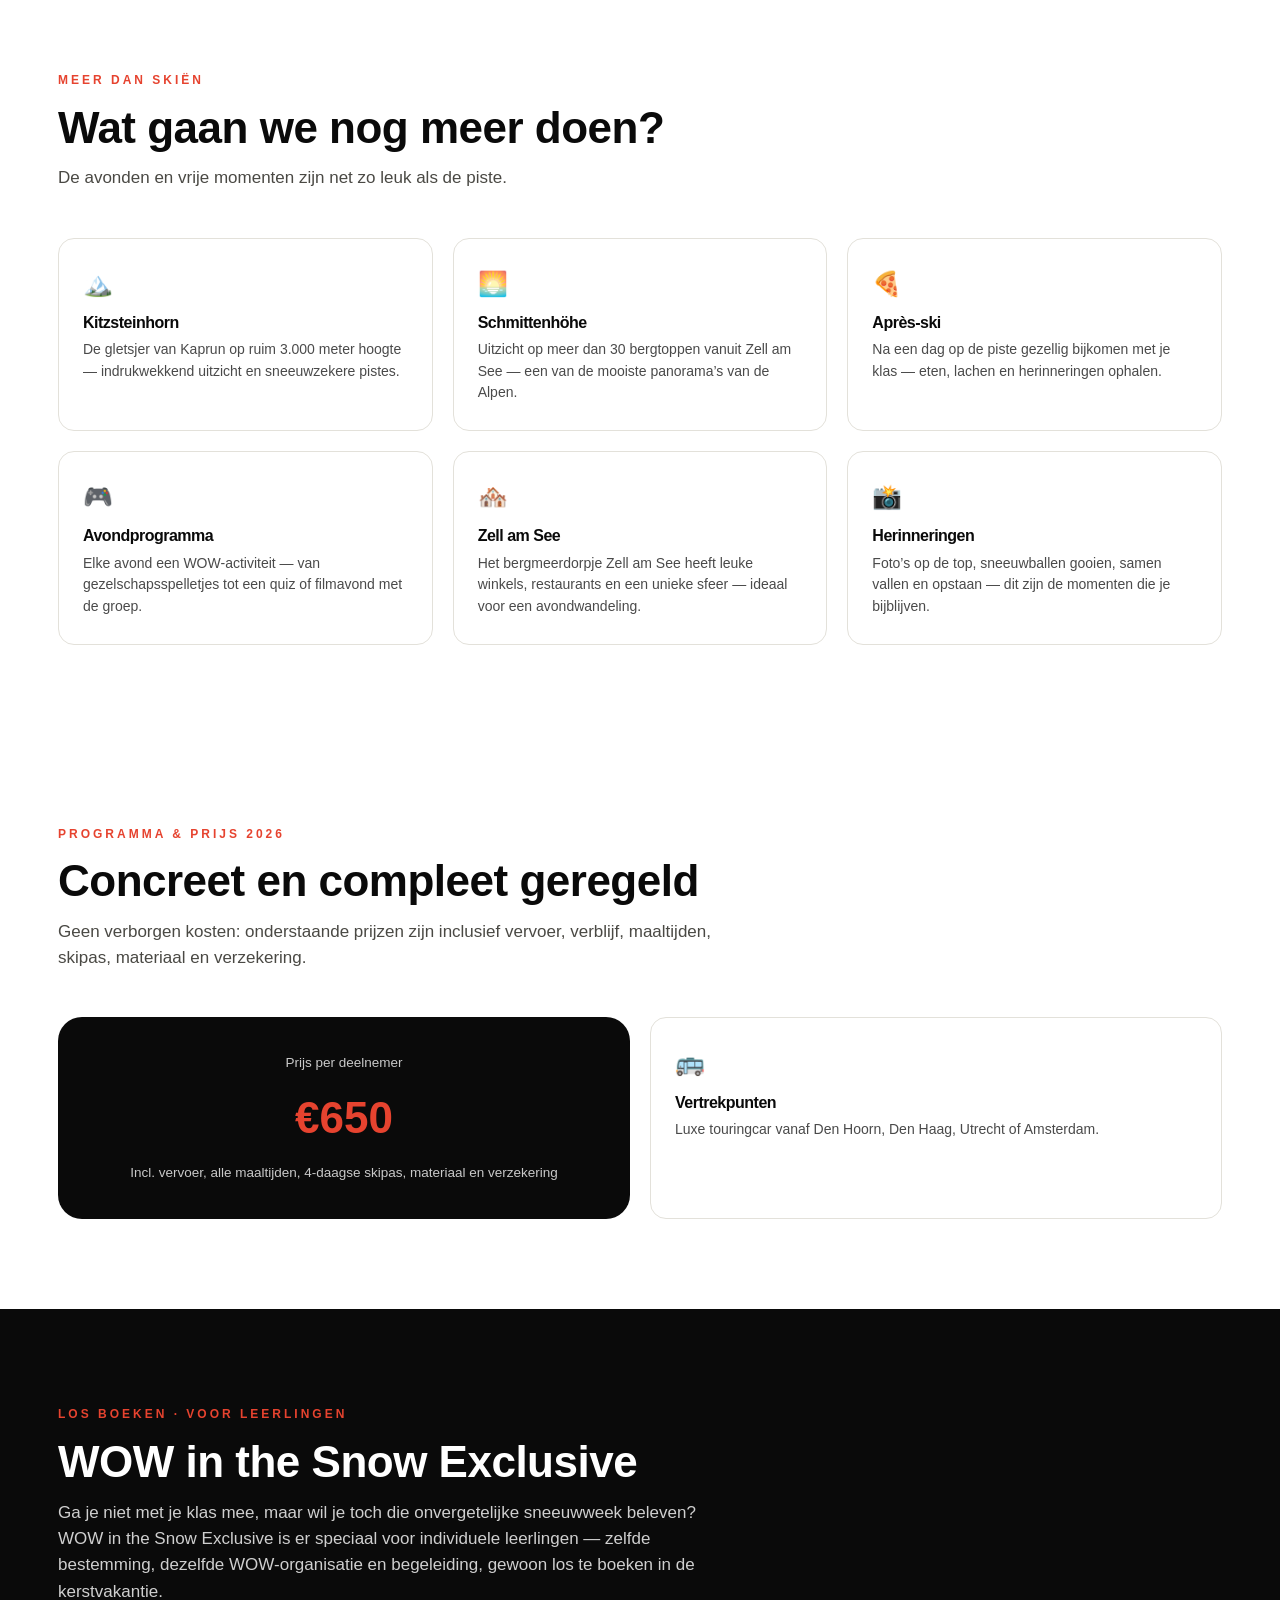
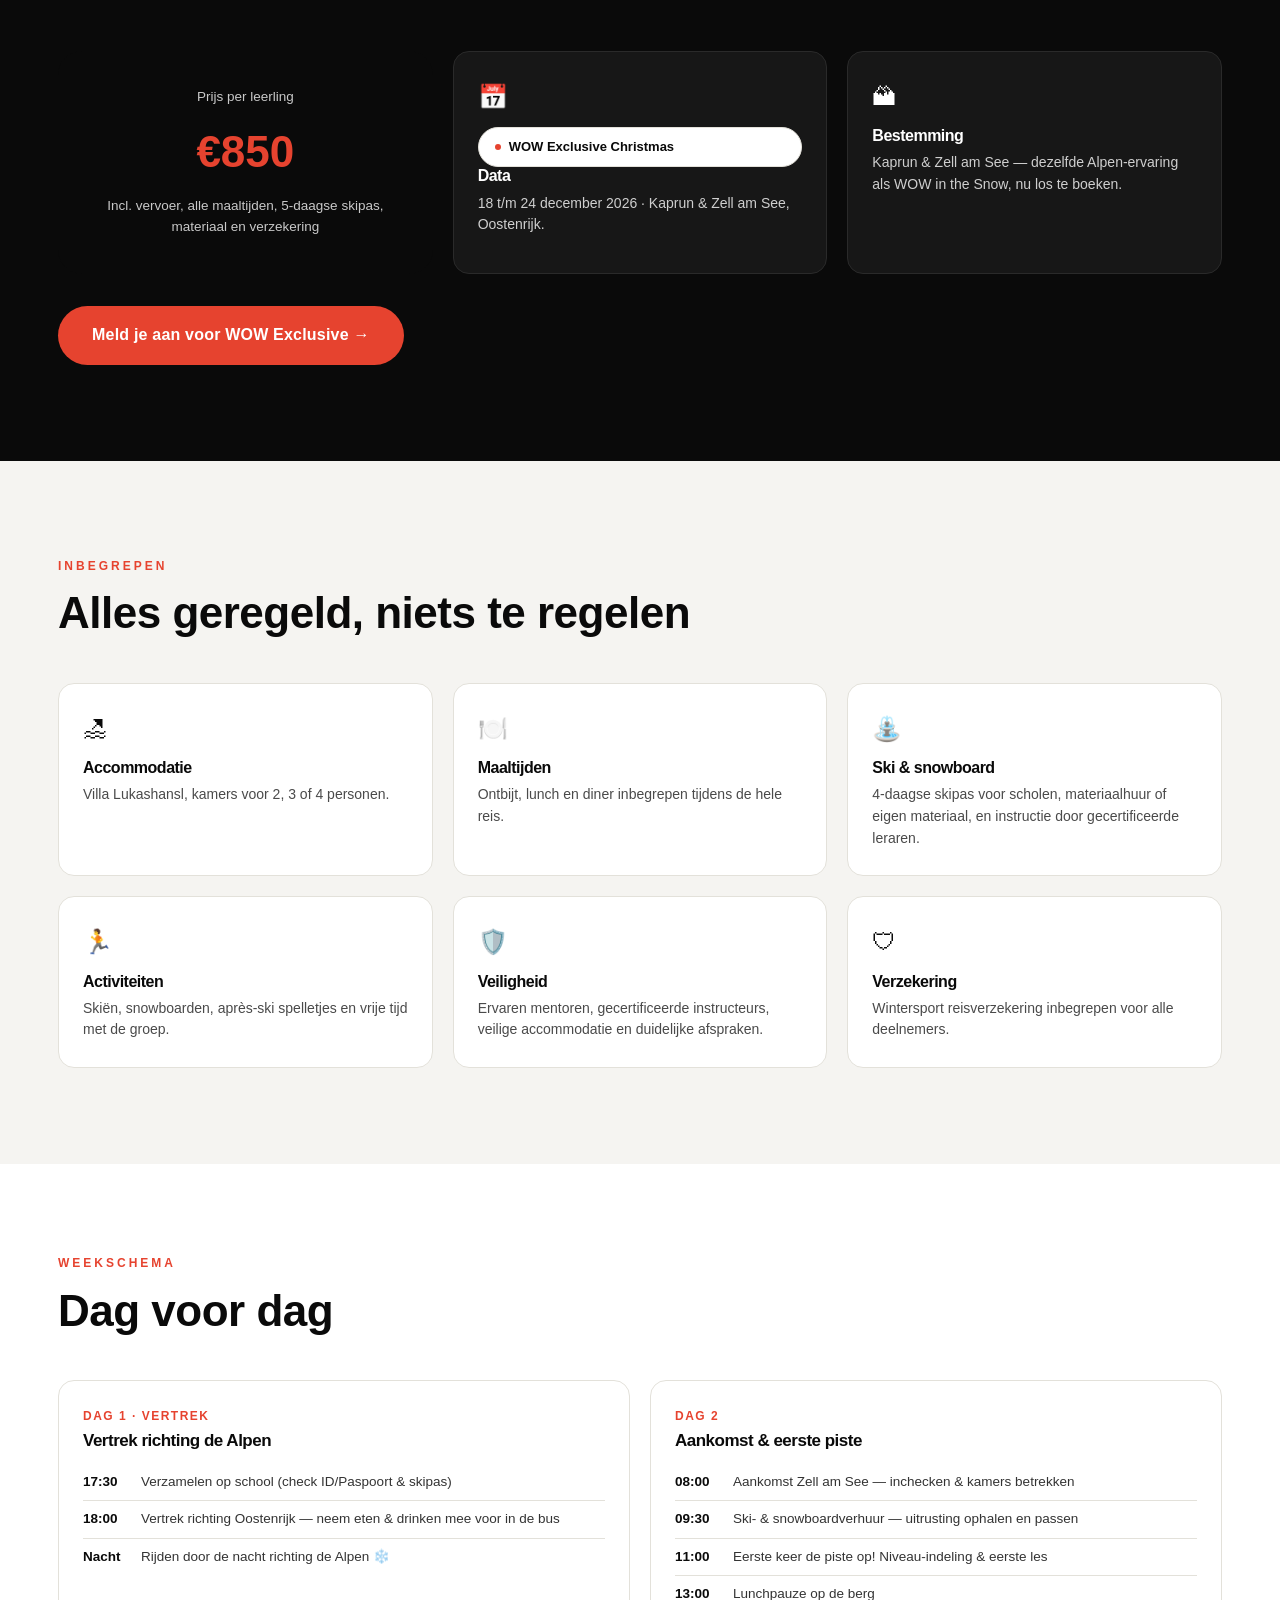
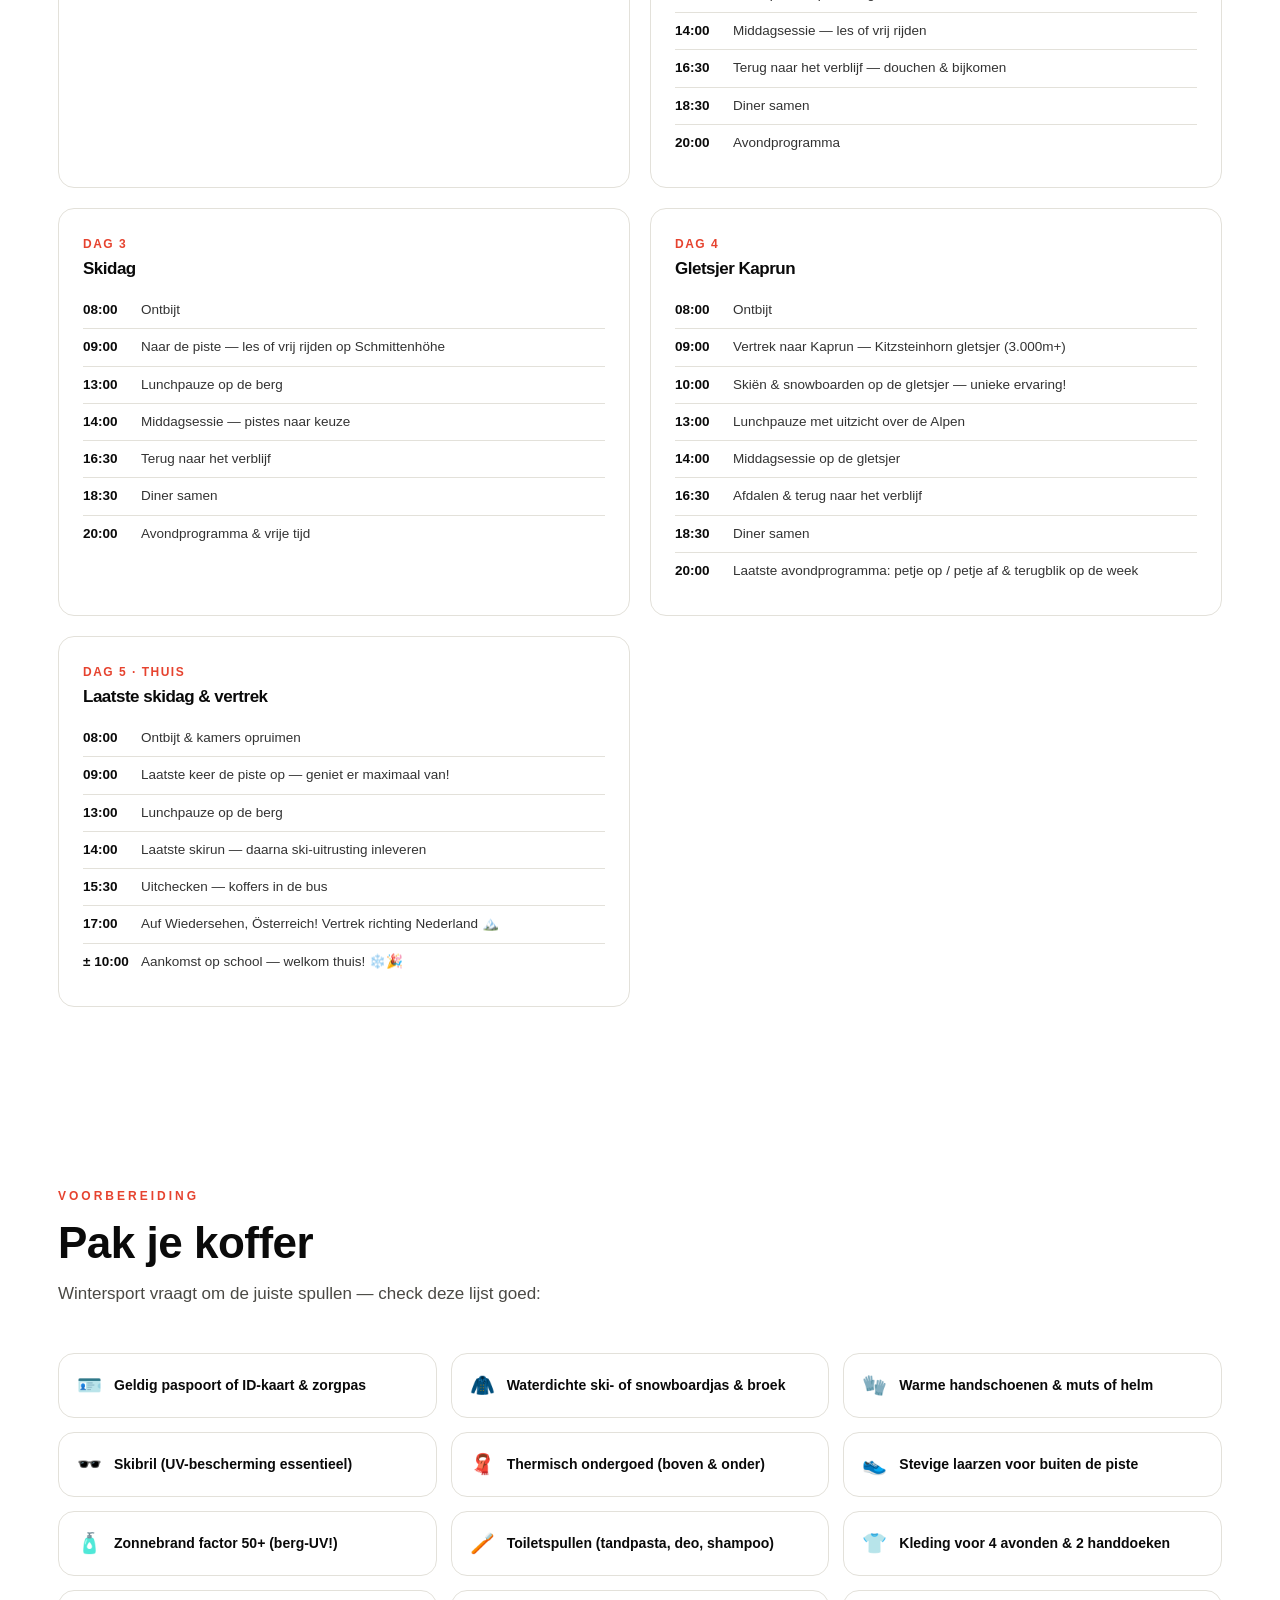
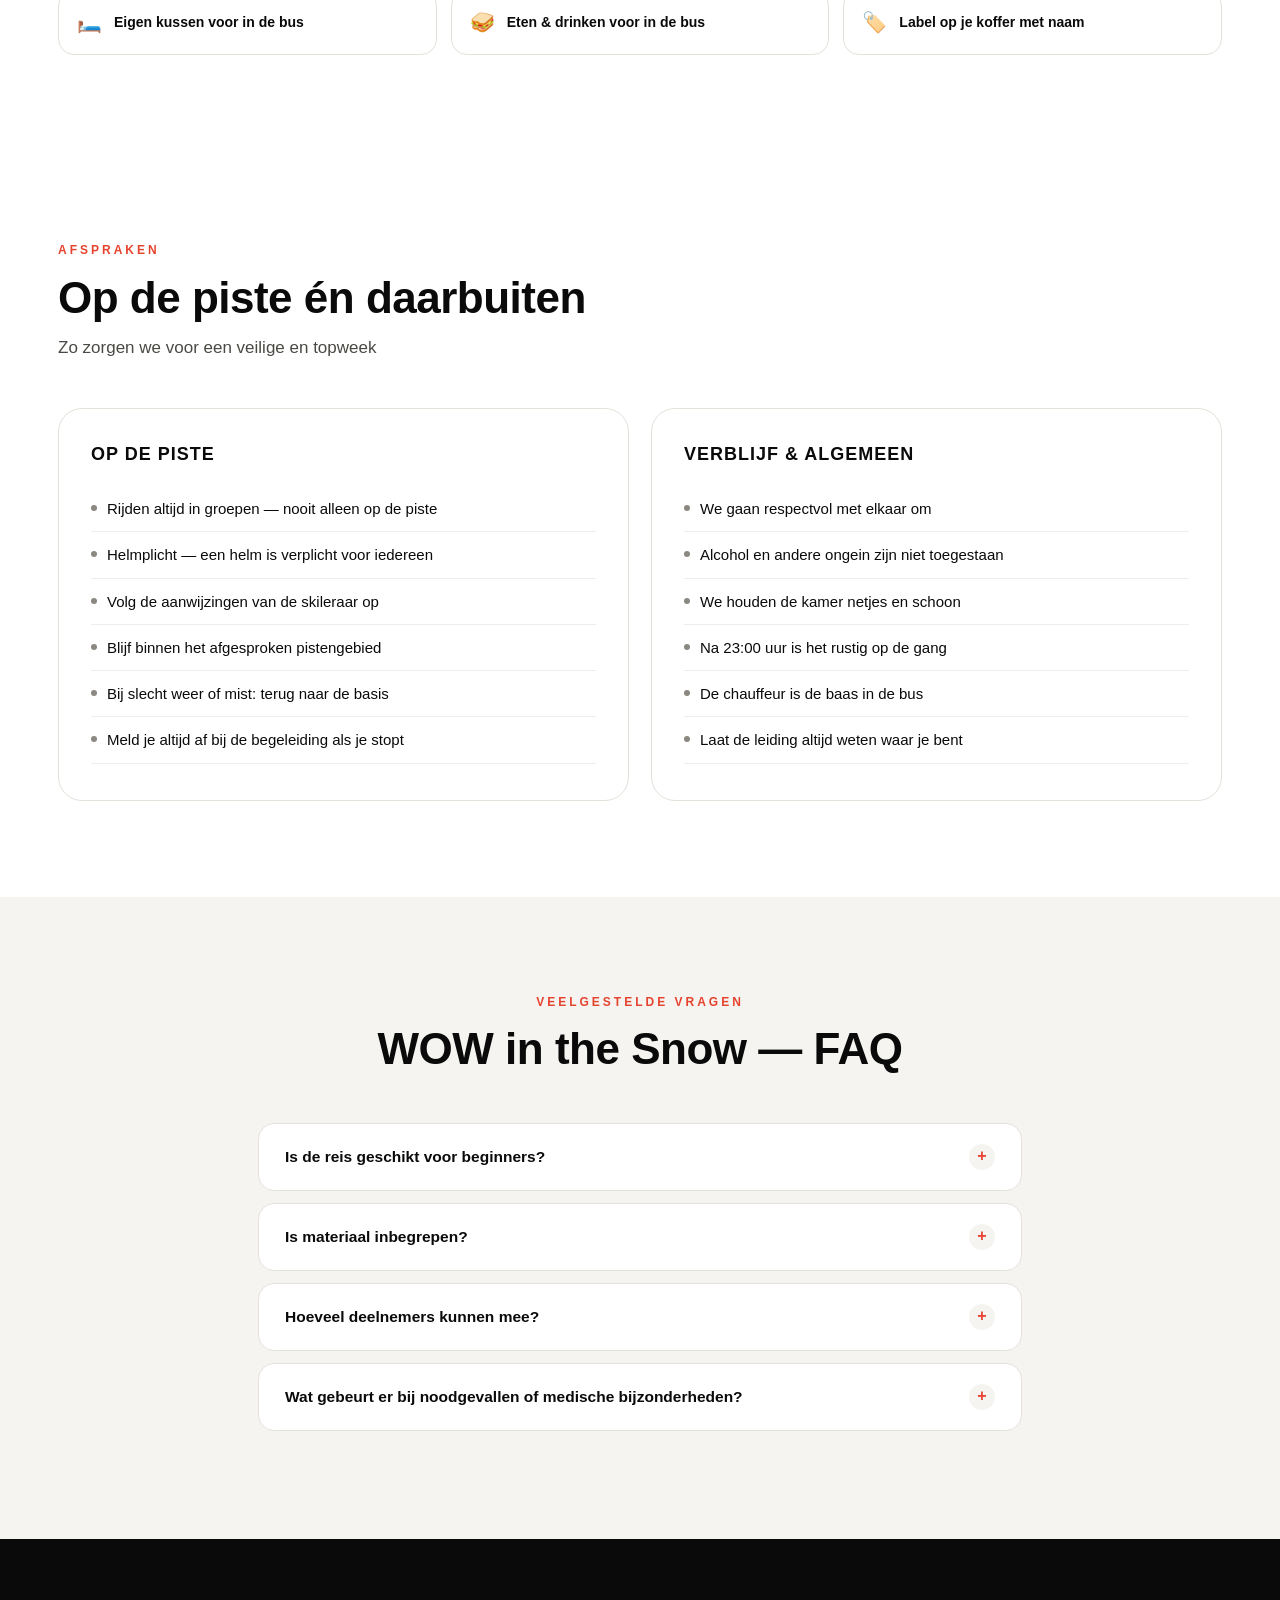
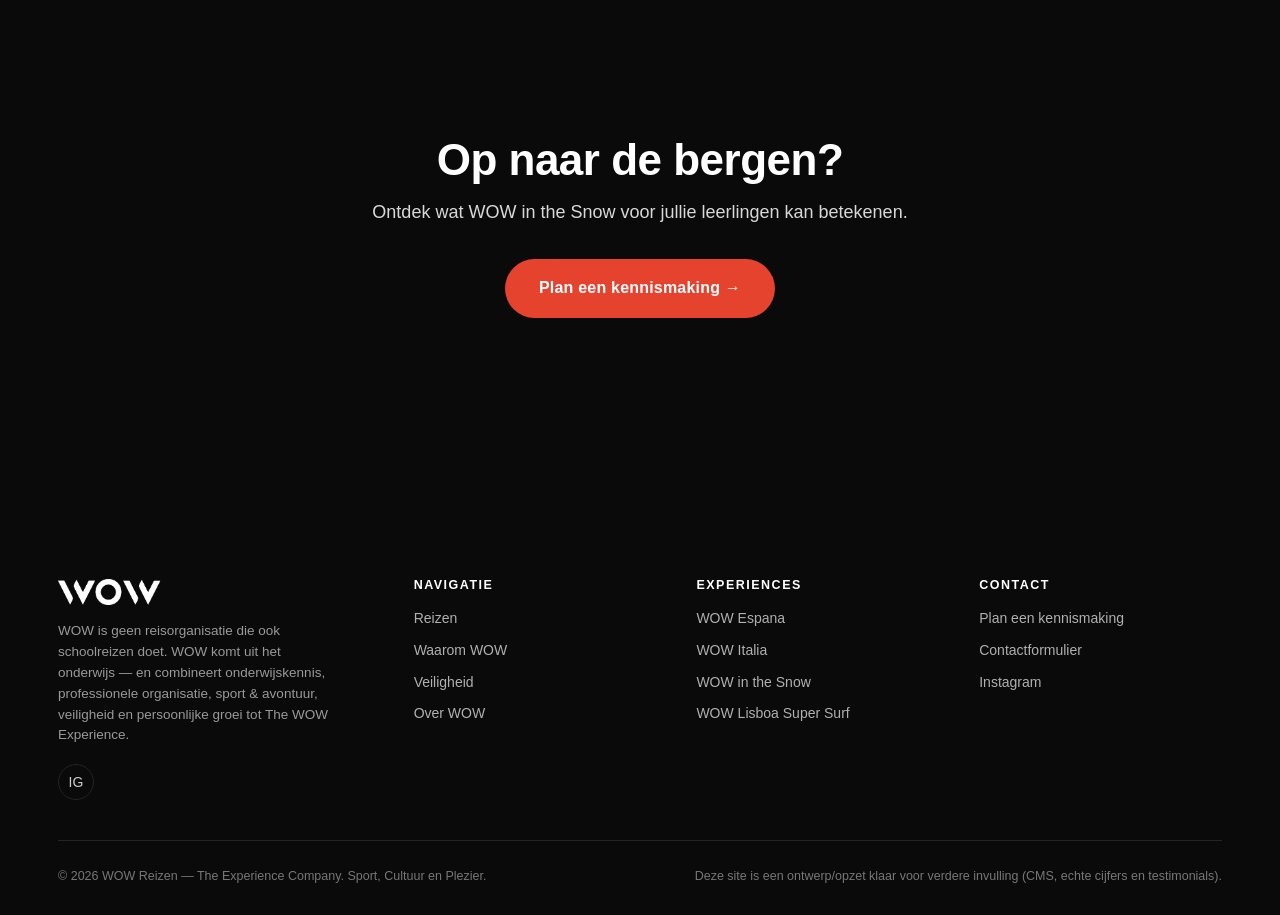
<file: wow-website 23/experience-snow.html>
<!DOCTYPE html>
<html lang="nl">
<head>
<meta charset="UTF-8">
<meta name="viewport" content="width=device-width, initial-scale=1.0">
<title>WOW in the Snow — Zell am See & Kaprun | WOW Experience Company</title>
<meta name="description" content="WOW in the Snow: wintersportreis naar Zell am See & Kaprun, Oostenrijk. Ski, snowboard en groepsbeleving in de bergen.">
<meta property="og:title" content="WOW in the Snow — Zell am See & Kaprun | WOW Experience Company">
<meta property="og:description" content="WOW in the Snow: wintersportreis naar Zell am See & Kaprun, Oostenrijk. Ski, snowboard en groepsbeleving in de bergen.">
<meta property="og:type" content="website">
<link rel="icon" href="assets/wow-logo-black.png">
<link rel="stylesheet" href="css/style.css">
</head>
<body>
<header>
  <div class="wrap nav-inner">
    <a class="brand" href="index.html">
      <img src="assets/wow-logo-white.png" alt="WOW logo">
    </a>
    <nav class="main-nav">
      <a href="index.html">Home</a>
      <a href="reizen.html" class="active">Reizen</a>
      <a href="waarom-wow.html">Waarom WOW</a>
      <a href="veiligheid.html">Veiligheid</a>
      <a href="over-wow.html">Over WOW</a>
      <a href="contact.html">Contact</a>
    </nav>
    <div class="nav-right">
      <a class="btn btn-sm" href="https://calendly.com/wowreizen/30min" target="_blank" rel="noopener">Plan een kennismaking &rarr;</a>
      <button class="hamburger" aria-label="Menu" onclick="document.querySelector('.mobile-menu').classList.add('open');document.body.style.overflow='hidden';">
        &#9776;
      </button>
    </div>
  </div>
</header>

<div class="mobile-menu">
  <div class="mobile-menu-top">
    <img src="assets/wow-logo-white.png" alt="WOW logo">
    <button class="mobile-menu-close" aria-label="Sluiten" onclick="document.querySelector('.mobile-menu').classList.remove('open');document.body.style.overflow='';">&times;</button>
  </div>
  <a href="index.html">Home</a>
      <a href="reizen.html">Reizen</a>
      <a href="waarom-wow.html">Waarom WOW</a>
      <a href="veiligheid.html">Veiligheid</a>
      <a href="over-wow.html">Over WOW</a>
      <a href="contact.html">Contact</a>
  <a class="btn btn-block" href="https://calendly.com/wowreizen/30min" target="_blank" rel="noopener">Plan een kennismaking &rarr;</a>
</div>

<section class="hero-compact">
  <div class="hero-media"><img src="assets/snow-goggles-groep.jpg" alt="WOW groep met skibril tijdens WOW in the Snow" class=""></div>
  <div class="wrap hero-content">
    <div class="breadcrumb"><a href="index.html">Home</a> &rarr; <a href="reizen.html">Reizen</a> &rarr; WOW in the Snow</div>
    <span class="kicker">&#127956;&#65039; WOW in the Snow</span>
    <h1>Zell am See &amp; Kaprun</h1>
    <p class="hero-sub">Ski, snowboard, bergen en sneeuw &mdash; een week die je nooit meer vergeet. Welkom in Zell am See &amp; Kaprun, in het hart van de Oostenrijkse Alpen.</p>
    <div class="hero-cta-row">
      <a class="btn btn-lg" href="https://calendly.com/wowreizen/30min" target="_blank" rel="noopener">Plan een kennismaking &rarr;</a>
      <a class="btn btn-outline btn-lg" href="contact.html">Vraag informatie aan &rarr;</a>
    </div>
  </div>
</section>

<section class="usp-section reveal">
  <div class="wrap">
    <div class="section-head left">
      <span class="kicker">In &eacute;&eacute;n oogopslag</span>
      <h2>Alles wat je moet weten over de reis</h2>
    </div>
    <div class="info-grid" style="grid-template-columns:repeat(4,1fr);">
      <div class="info-card"><span class="icon">&#128205;</span><h3>Bestemming</h3><p>Zell am See / Kaprun &mdash; Oostenrijk</p></div>
      <div class="info-card"><span class="icon">&#128652;</span><h3>Vertrek</h3><p>Dag 1 &mdash; 18:00 uur</p></div>
      <div class="info-card"><span class="icon">&#127937;</span><h3>Terugkomst</h3><p>Dag 5 &mdash; &plusmn; 10:00 uur</p></div>
      <div class="info-card"><span class="icon">&#127976;</span><h3>Verblijf</h3><p>Kamers van 2, 3 of 4 personen</p></div>
      <div class="info-card"><span class="icon">&#128653;</span><h3>Vervoer</h3><p>Luxe touringcars of dubbeldekkers</p></div>
      <div class="info-card"><span class="icon">&#127935;</span><h3>Programma</h3><p>Ski- &amp; snowboardlessen + vrij rijden</p></div>
      <div class="info-card"><span class="icon">&#128105;&#8205;&#127979;</span><h3>Begeleiding</h3><p>Docenten &amp; WOW team</p></div>
      <div class="info-card"><span class="icon">&#127956;&#65039;</span><h3>Bergen</h3><p>Schmittenh&ouml;he &amp; Kitzsteinhorn gletsjer</p></div>
    </div>
  </div>
</section>

<section class="split-section reveal">
  <div class="wrap">
    <div class="split-grid">
      <div class="split-text">
        <span class="kicker">De Reis</span>
        <h2>Jouw WOW in the Snow in de Alpen</h2>
        <p>De WOW In the Snow-reis brengt je naar Zell am See en Kaprun, midden in het indrukwekkende hart van de Oostenrijkse Alpen.</p>
        <p>We vertrekken &rsquo;s avonds met een luxe touringcar of dubbeldekker en rijden comfortabel door de nacht richting de bergen. Terwijl jij onderweg al kunt genieten van de sfeer met je vrienden, komen de besneeuwde toppen steeds dichterbij.</p>
        <p>We verblijven in Villa Lukashansl, waar je slaapt in comfortabele kamers van 2, 3 of 4 personen. Een fijne eigen accommodatie waar we samen verblijven en waar iedere ochtend een lekker ontbijt voor je klaarstaat.</p>
        <p>Natuurlijk is alles goed geregeld. De skipas en lessen zijn inbegrepen, zodat jij je nergens zorgen over hoeft te maken. Het enige wat jij hoeft te doen, is genieten van de sneeuw, de bergen en een onvergetelijke week met je vrienden.</p>
        <p>Het skigebied van Zell am See en de Kitzsteinhorn-gletsjer in Kaprun bieden pistes voor ieder niveau. Of je nu voor het eerst op ski&rsquo;s of een snowboard staat, of al jaren ervaring hebt: hier vind je altijd een uitdaging die bij jou past.</p>
        <p style="font-weight:700;">Sneeuw. Bergen. Vrienden. Sport. Fun.<br>Dit is niet zomaar een skireis.<br>Dit is jouw WOW In the Snow.</p>
        <div class="badge-row">
          <span class="badge">&euro;650 p.p.</span>
          <span class="badge">Geen verborgen kosten</span>
          <span class="badge">6 dagen</span>
          <span class="badge">Max. 74 deelnemers</span>
          <span class="badge">4-daagse skipas</span>
        </div>
      </div>
      <div class="split-media"><img src="assets/snow-lesson-groep.jpg" alt="WOW instructeur begeleidt leerlingen tijdens een snowboardles bij WOW in the Snow" class=""></div>
    </div>
  </div>
</section>

<section class="usp-section alt reveal">
  <div class="wrap">
    <div class="section-head left">
      <span class="kicker">Ski- &amp; Snowboardles</span>
      <h2>Professionele begeleiding op de piste</h2>
      <p>Voor beginners &eacute;n gevorderden</p>
    </div>
    <div class="info-grid">
      <div class="info-card"><span class="icon">&#127935;</span><h3>Ski&euml;n</h3><p>Van je eerste glij-beweging tot hoge snelheid op de blauwe en rode pistes. Onze gecertificeerde skileraren begeleiden jou op jouw niveau. Elke dag les in kleine groepen.</p></div>
      <div class="info-card"><span class="icon">&#127938;</span><h3>Snowboarden</h3><p>Liever een board onder je voeten? Kies voor snowboardles en leer de basics of verbeter je techniek. Freeriden, carven of jumps &mdash; de piste is jouw speelplaats.</p></div>
      <div class="info-card"><span class="icon">&#128994;</span><h3>Beginners</h3><p>Nog nooit op de latten gestaan? Geen probleem. We starten rustig op de groene en blauwe pistes en bouwen stap voor stap op. Na een paar dagen sta je er verbaasd van hoe snel je leert.</p></div>
      <div class="info-card"><span class="icon">&#128308;</span><h3>Gevorderden</h3><p>Al ervaring? Dan duiken we de rode en zwarte pistes op. Met honderden kilometers aan pistes in Zell am See en de gletsjer in Kaprun is er altijd een nieuwe uitdaging.</p></div>
    </div>
  </div>
</section>

<section class="split-section reveal">
  <div class="wrap">
    <div class="split-grid reverse">
      <div class="split-text">
        <span class="kicker">In de praktijk</span>
        <h2>Persoonlijke begeleiding. Steeds een stapje verder.</h2>
        <p>Onze instructeurs staan dicht bij de groep. We geven persoonlijke aandacht, duidelijke instructies en passen het tempo aan op wat jij nodig hebt. Zo bouw je stap voor stap vertrouwen op.</p>
        <p>Van de eerste bochtjes en het remmen tot steeds langere en mooiere afdalingen. Je zult merken dat je iedere dag beter wordt.</p>
        <p>En dan komt misschien wel het mooiste moment. Gaat het &eacute;cht lekker en ben je er klaar voor? Dan mag je, natuurlijk altijd in overleg met onze begeleiding, samen met je vrienden zelfstandig de grote piste op.</p>
        <p>Hoe vet is dat? Zelf je afdaling kiezen. Samen met je vrienden naar beneden. En ondertussen weten je ouders dat wij in de buurt zijn en altijd een oogje in het zeil houden.</p>
        <p>WOW Exclusive is er trouwens niet alleen voor kinderen die nog moeten leren ski&euml;n. Ook als je al goed kunt ski&euml;n en graag een keer zonder je ouders op wintersport wilt, ben je bij WOW aan het juiste adres.</p>
        <p>Je krijgt de vrijheid om samen met je vrienden te genieten van de bergen, terwijl wij zorgen voor de begeleiding, structuur en veiligheid die daarbij horen.</p>
        <p style="font-weight:700;">Meer vrijheid. Meer vertrouwen. Meer avontuur.<br>Dat is WOW Exclusive.</p>
      </div>
      <div class="split-media"><img src="assets/snow-instructie-groep.jpg" alt="WOW instructeur geeft snowboardles aan leerlingen tijdens WOW in the Snow" class=""></div>
    </div>
  </div>
</section>

<section class="split-section reveal">
  <div class="wrap">
    <div class="split-grid">
      <div class="split-media"><img src="assets/snow-danique-piste.jpg" alt="Danique op de piste tijdens WOW in the Snow" class=""></div>
      <div class="split-text">
        <span class="kicker">Sfeer op de piste</span>
        <h2>Genieten van elke afdaling</h2>
        <p>Van de eerste voorzichtige bochtjes tot vol vertrouwen de piste af &mdash; bij WOW in the Snow draait het om plezier maken, vertrouwen opbouwen en samen genieten van de sneeuw.</p>
        <p>Plezier maken is verplicht. Gezellig doen mag gewoon. En dan komt dat moment&hellip; ineens lukt die bocht, die afdaling of die sprong waar je eerst nog over twijfelde. Dat gevoel? Gewoon te gaaf.</p>
        <p>Bij WOW in the Snow gaat het niet alleen om leren ski&euml;n of snowboarden. Het gaat om groeien, vertrouwen krijgen en samen herinneringen maken die je niet snel vergeet.</p>
      </div>
    </div>
  </div>
</section>

<section class="usp-section reveal">
  <div class="wrap">
    <div class="section-head left">
      <span class="kicker">Meer dan ski&euml;n</span>
      <h2>Wat gaan we nog meer doen?</h2>
      <p>De avonden en vrije momenten zijn net zo leuk als de piste.</p>
    </div>
    <div class="info-grid">
      <div class="info-card"><span class="icon">&#127956;&#65039;</span><h3>Kitzsteinhorn</h3><p>De gletsjer van Kaprun op ruim 3.000 meter hoogte &mdash; indrukwekkend uitzicht en sneeuwzekere pistes.</p></div>
      <div class="info-card"><span class="icon">&#127749;</span><h3>Schmittenh&ouml;he</h3><p>Uitzicht op meer dan 30 bergtoppen vanuit Zell am See &mdash; een van de mooiste panorama&rsquo;s van de Alpen.</p></div>
      <div class="info-card"><span class="icon">&#127829;</span><h3>Apr&egrave;s-ski</h3><p>Na een dag op de piste gezellig bijkomen met je klas &mdash; eten, lachen en herinneringen ophalen.</p></div>
      <div class="info-card"><span class="icon">&#127918;</span><h3>Avondprogramma</h3><p>Elke avond een WOW-activiteit &mdash; van gezelschapsspelletjes tot een quiz of filmavond met de groep.</p></div>
      <div class="info-card"><span class="icon">&#127960;&#65039;</span><h3>Zell am See</h3><p>Het bergmeerdorpje Zell am See heeft leuke winkels, restaurants en een unieke sfeer &mdash; ideaal voor een avondwandeling.</p></div>
      <div class="info-card"><span class="icon">&#128248;</span><h3>Herinneringen</h3><p>Foto&rsquo;s op de top, sneeuwballen gooien, samen vallen en opstaan &mdash; dit zijn de momenten die je bijblijven.</p></div>
    </div>
  </div>
</section>

<section class="usp-section alt reveal">
  <div class="wrap">
    <div class="section-head left">
      <span class="kicker">Programma &amp; prijs 2026</span>
      <h2>Concreet en compleet geregeld</h2>
      <p>Geen verborgen kosten: onderstaande prijzen zijn inclusief vervoer, verblijf, maaltijden, skipas, materiaal en verzekering.</p>
    </div>
    <div class="info-grid" style="grid-template-columns:repeat(2,1fr);">
      <div class="price-card">
        <p>Prijs per deelnemer</p>
        <div class="amount">&euro;650</div>
        <p>Incl. vervoer, alle maaltijden, 4-daagse skipas, materiaal en verzekering</p>
      </div>
      <div class="info-card">
        <span class="icon">&#128652;</span><h3>Vertrekpunten</h3><p>Luxe touringcar vanaf Den Hoorn, Den Haag, Utrecht of Amsterdam.</p>
      </div>
    </div>
  </div>
</section>

<section class="split-section reveal" style="background:#0a0a0a;color:#fff;">
  <div class="wrap">
    <div class="section-head left">
      <span class="kicker" style="color:#e6432f;">Los boeken &middot; voor leerlingen</span>
      <h2 style="color:#fff;">WOW in the Snow Exclusive</h2>
      <p style="color:#cfcfcf;">Ga je niet met je klas mee, maar wil je toch die onvergetelijke sneeuwweek beleven? WOW in the Snow Exclusive is er speciaal voor individuele leerlingen &mdash; zelfde bestemming, dezelfde WOW-organisatie en begeleiding, gewoon los te boeken in de kerstvakantie.</p>
    </div>
    <div class="info-grid" style="grid-template-columns:repeat(3,1fr);">
      <div class="price-card">
        <p>Prijs per leerling</p>
        <div class="amount">&euro;850</div>
        <p>Incl. vervoer, alle maaltijden, 5-daagse skipas, materiaal en verzekering</p>
      </div>
      <div class="info-card" style="background:#171717;border-color:#2a2a2a;">
        <span class="icon">&#128197;</span><span class="badge" style="color:#0a0a0a;">WOW Exclusive Christmas</span><h3 style="color:#fff;">Data</h3><p style="color:#cfcfcf;">18 t/m 24 december 2026 &middot; Kaprun &amp; Zell am See, Oostenrijk.</p>
      </div>
      <div class="info-card" style="background:#171717;border-color:#2a2a2a;">
        <span class="icon">&#127956;</span><h3 style="color:#fff;">Bestemming</h3><p style="color:#cfcfcf;">Kaprun &amp; Zell am See &mdash; dezelfde Alpen-ervaring als WOW in the Snow, nu los te boeken.</p>
      </div>
    </div>
    <div style="margin-top:32px;">
      <a class="btn btn-lg" href="aanmelden-snow-exclusive.html">Meld je aan voor WOW Exclusive &rarr;</a>
    </div>
  </div>
</section>

<section class="split-section alt reveal">
  <div class="wrap">
    <div class="section-head left">
      <span class="kicker">Inbegrepen</span>
      <h2>Alles geregeld, niets te regelen</h2>
    </div>
    <div class="info-grid">
      <div class="info-card"><span class="icon">&#127958;</span><h3>Accommodatie</h3><p>Villa Lukashansl, kamers voor 2, 3 of 4 personen.</p></div>
      <div class="info-card"><span class="icon">&#127869;&#65039;</span><h3>Maaltijden</h3><p>Ontbijt, lunch en diner inbegrepen tijdens de hele reis.</p></div>
      <div class="info-card"><span class="icon">&#9970;</span><h3>Ski &amp; snowboard</h3><p>4-daagse skipas voor scholen, materiaalhuur of eigen materiaal, en instructie door gecertificeerde leraren.</p></div>
      <div class="info-card"><span class="icon">&#127939;</span><h3>Activiteiten</h3><p>Ski&euml;n, snowboarden, apr&egrave;s-ski spelletjes en vrije tijd met de groep.</p></div>
      <div class="info-card"><span class="icon">&#128737;&#65039;</span><h3>Veiligheid</h3><p>Ervaren mentoren, gecertificeerde instructeurs, veilige accommodatie en duidelijke afspraken.</p></div>
      <div class="info-card"><span class="icon">&#128737;</span><h3>Verzekering</h3><p>Wintersport reisverzekering inbegrepen voor alle deelnemers.</p></div>
    </div>
  </div>
</section>

<section class="usp-section reveal">
  <div class="wrap">
    <div class="section-head left">
      <span class="kicker">Weekschema</span>
      <h2>Dag voor dag</h2>
    </div>
    <div class="day-grid">
      <div class="day-card">
        <span class="day-num">Dag 1 &middot; Vertrek</span>
        <h3>Vertrek richting de Alpen</h3>
        <ul>
          <li><span class="time">17:30</span> Verzamelen op school (check ID/Paspoort &amp; skipas)</li>
          <li><span class="time">18:00</span> Vertrek richting Oostenrijk &mdash; neem eten &amp; drinken mee voor in de bus</li>
          <li><span class="time">Nacht</span> Rijden door de nacht richting de Alpen &#10052;&#65039;</li>
        </ul>
      </div>
      <div class="day-card">
        <span class="day-num">Dag 2</span>
        <h3>Aankomst &amp; eerste piste</h3>
        <ul>
          <li><span class="time">08:00</span> Aankomst Zell am See &mdash; inchecken &amp; kamers betrekken</li>
          <li><span class="time">09:30</span> Ski- &amp; snowboardverhuur &mdash; uitrusting ophalen en passen</li>
          <li><span class="time">11:00</span> Eerste keer de piste op! Niveau-indeling &amp; eerste les</li>
          <li><span class="time">13:00</span> Lunchpauze op de berg</li>
          <li><span class="time">14:00</span> Middagsessie &mdash; les of vrij rijden</li>
          <li><span class="time">16:30</span> Terug naar het verblijf &mdash; douchen &amp; bijkomen</li>
          <li><span class="time">18:30</span> Diner samen</li>
          <li><span class="time">20:00</span> Avondprogramma</li>
        </ul>
      </div>
      <div class="day-card">
        <span class="day-num">Dag 3</span>
        <h3>Skidag</h3>
        <ul>
          <li><span class="time">08:00</span> Ontbijt</li>
          <li><span class="time">09:00</span> Naar de piste &mdash; les of vrij rijden op Schmittenh&ouml;he</li>
          <li><span class="time">13:00</span> Lunchpauze op de berg</li>
          <li><span class="time">14:00</span> Middagsessie &mdash; pistes naar keuze</li>
          <li><span class="time">16:30</span> Terug naar het verblijf</li>
          <li><span class="time">18:30</span> Diner samen</li>
          <li><span class="time">20:00</span> Avondprogramma &amp; vrije tijd</li>
        </ul>
      </div>
      <div class="day-card">
        <span class="day-num">Dag 4</span>
        <h3>Gletsjer Kaprun</h3>
        <ul>
          <li><span class="time">08:00</span> Ontbijt</li>
          <li><span class="time">09:00</span> Vertrek naar Kaprun &mdash; Kitzsteinhorn gletsjer (3.000m+)</li>
          <li><span class="time">10:00</span> Ski&euml;n &amp; snowboarden op de gletsjer &mdash; unieke ervaring!</li>
          <li><span class="time">13:00</span> Lunchpauze met uitzicht over de Alpen</li>
          <li><span class="time">14:00</span> Middagsessie op de gletsjer</li>
          <li><span class="time">16:30</span> Afdalen &amp; terug naar het verblijf</li>
          <li><span class="time">18:30</span> Diner samen</li>
          <li><span class="time">20:00</span> Laatste avondprogramma: petje op / petje af &amp; terugblik op de week</li>
        </ul>
      </div>
      <div class="day-card">
        <span class="day-num">Dag 5 &middot; Thuis</span>
        <h3>Laatste skidag &amp; vertrek</h3>
        <ul>
          <li><span class="time">08:00</span> Ontbijt &amp; kamers opruimen</li>
          <li><span class="time">09:00</span> Laatste keer de piste op &mdash; geniet er maximaal van!</li>
          <li><span class="time">13:00</span> Lunchpauze op de berg</li>
          <li><span class="time">14:00</span> Laatste skirun &mdash; daarna ski-uitrusting inleveren</li>
          <li><span class="time">15:30</span> Uitchecken &mdash; koffers in de bus</li>
          <li><span class="time">17:00</span> Auf Wiedersehen, &Ouml;sterreich! Vertrek richting Nederland &#127956;&#65039;</li>
          <li><span class="time">&plusmn; 10:00</span> Aankomst op school &mdash; welkom thuis! &#10052;&#65039;&#127881;</li>
        </ul>
      </div>
    </div>
  </div>
</section>

<section class="usp-section alt reveal">
  <div class="wrap">
    <div class="section-head left">
      <span class="kicker">Voorbereiding</span>
      <h2>Pak je koffer</h2>
      <p>Wintersport vraagt om de juiste spullen &mdash; check deze lijst goed:</p>
    </div>
    <div class="pack-grid">
      <div class="pack-item"><span class="icon">&#129706;</span> Geldig paspoort of ID-kaart &amp; zorgpas</div>
      <div class="pack-item"><span class="icon">&#129509;</span> Waterdichte ski- of snowboardjas &amp; broek</div>
      <div class="pack-item"><span class="icon">&#129508;</span> Warme handschoenen &amp; muts of helm</div>
      <div class="pack-item"><span class="icon">&#128374;&#65039;</span> Skibril (UV-bescherming essentieel)</div>
      <div class="pack-item"><span class="icon">&#129507;</span> Thermisch ondergoed (boven &amp; onder)</div>
      <div class="pack-item"><span class="icon">&#128095;</span> Stevige laarzen voor buiten de piste</div>
      <div class="pack-item"><span class="icon">&#129524;</span> Zonnebrand factor 50+ (berg-UV!)</div>
      <div class="pack-item"><span class="icon">&#129701;</span> Toiletspullen (tandpasta, deo, shampoo)</div>
      <div class="pack-item"><span class="icon">&#128085;</span> Kleding voor 4 avonden &amp; 2 handdoeken</div>
      <div class="pack-item"><span class="icon">&#128719;&#65039;</span> Eigen kussen voor in de bus</div>
      <div class="pack-item"><span class="icon">&#129386;</span> Eten &amp; drinken voor in de bus</div>
      <div class="pack-item"><span class="icon">&#127991;&#65039;</span> Label op je koffer met naam</div>
    </div>
  </div>
</section>

<section class="split-section reveal">
  <div class="wrap">
    <div class="section-head left">
      <span class="kicker">Afspraken</span>
      <h2>Op de piste &eacute;n daarbuiten</h2>
      <p>Zo zorgen we voor een veilige en topweek</p>
    </div>
    <div class="compare-grid">
      <div class="compare-col self">
        <h3>Op de piste</h3>
        <ul>
          <li><span class="dot"></span>Rijden altijd in groepen &mdash; nooit alleen op de piste</li>
          <li><span class="dot"></span>Helmplicht &mdash; een helm is verplicht voor iedereen</li>
          <li><span class="dot"></span>Volg de aanwijzingen van de skileraar op</li>
          <li><span class="dot"></span>Blijf binnen het afgesproken pistengebied</li>
          <li><span class="dot"></span>Bij slecht weer of mist: terug naar de basis</li>
          <li><span class="dot"></span>Meld je altijd af bij de begeleiding als je stopt</li>
        </ul>
      </div>
      <div class="compare-col self">
        <h3>Verblijf &amp; Algemeen</h3>
        <ul>
          <li><span class="dot"></span>We gaan respectvol met elkaar om</li>
          <li><span class="dot"></span>Alcohol en andere ongein zijn niet toegestaan</li>
          <li><span class="dot"></span>We houden de kamer netjes en schoon</li>
          <li><span class="dot"></span>Na 23:00 uur is het rustig op de gang</li>
          <li><span class="dot"></span>De chauffeur is de baas in de bus</li>
          <li><span class="dot"></span>Laat de leiding altijd weten waar je bent</li>
        </ul>
      </div>
    </div>
  </div>
</section>

<section class="faq-section reveal">
  <div class="wrap-narrow">
    <div class="section-head">
      <span class="kicker">Veelgestelde vragen</span>
      <h2>WOW in the Snow &mdash; FAQ</h2>
    </div>
    <div class="faq-list">
      <div class="faq-item"><div class="faq-q"><span>Is de reis geschikt voor beginners?</span><span class="plus">+</span></div><div class="faq-a"><div class="faq-a-inner">Ja. Zell am See/Kaprun is beginnersvriendelijk en instructie wordt gegeven op elk niveau, van eerste keer op ski's tot gevorderd.</div></div></div>
      <div class="faq-item"><div class="faq-q"><span>Is materiaal inbegrepen?</span><span class="plus">+</span></div><div class="faq-a"><div class="faq-a-inner">Ja, materiaalhuur is inbegrepen in de prijs, met de optie om eigen materiaal mee te nemen.</div></div></div>
      <div class="faq-item"><div class="faq-q"><span>Hoeveel deelnemers kunnen mee?</span><span class="plus">+</span></div><div class="faq-a"><div class="faq-a-inner">Maximaal 74 deelnemers per editie.</div></div></div>
      <div class="faq-item"><div class="faq-q"><span>Wat gebeurt er bij noodgevallen of medische bijzonderheden?</span><span class="plus">+</span></div><div class="faq-a"><div class="faq-a-inner">Ervaren mentoren en gecertificeerde instructeurs zijn continu aanwezig, met duidelijke noodprocedures. Zie de veiligheidspagina voor meer informatie.</div></div></div>
    </div>
  </div>
</section>

<section class="final-cta reveal">
  <div class="wrap final-content">
    <h2>Op naar de bergen?</h2>
    <p>Ontdek wat WOW in the Snow voor jullie leerlingen kan betekenen.</p>
    <a class="btn btn-lg" href="https://calendly.com/wowreizen/30min" target="_blank" rel="noopener">Plan een kennismaking &rarr;</a>
  </div>
</section>
<div class="sticky-cta">
  <a class="btn btn-block" href="https://calendly.com/wowreizen/30min" target="_blank" rel="noopener">Plan een kennismaking &rarr;</a>
</div>
<footer>
  <div class="wrap">
    <div class="footer-top">
      <div class="footer-brand">
        <img src="assets/wow-logo-white.png" alt="WOW logo">
        <p>WOW is geen reisorganisatie die ook schoolreizen doet. WOW komt uit het onderwijs — en combineert onderwijskennis, professionele organisatie, sport &amp; avontuur, veiligheid en persoonlijke groei tot The WOW Experience.</p>
        <div class="footer-social">
          <a href="https://www.instagram.com/wowreizen" target="_blank" rel="noopener" aria-label="Instagram">IG</a>
        </div>
      </div>
      <div class="footer-col">
        <h4>Navigatie</h4>
        <a href="reizen.html">Reizen</a>
        <a href="waarom-wow.html">Waarom WOW</a>
        <a href="veiligheid.html">Veiligheid</a>
        <a href="over-wow.html">Over WOW</a>
      </div>
      <div class="footer-col">
        <h4>Experiences</h4>
        <a href="experience-spain.html">WOW Espana</a>
        <a href="experience-italy.html">WOW Italia</a>
        <a href="experience-snow.html">WOW in the Snow</a>
        <a href="experience-lisboa.html">WOW Lisboa Super Surf</a>
      </div>
      <div class="footer-col">
        <h4>Contact</h4>
        <a href="https://calendly.com/wowreizen/30min" target="_blank" rel="noopener">Plan een kennismaking</a>
        <a href="contact.html">Contactformulier</a>
        <a href="https://www.instagram.com/wowreizen" target="_blank" rel="noopener">Instagram</a>
      </div>
    </div>
    <div class="footer-bottom">
      <span>&copy; 2026 WOW Reizen — The Experience Company. Sport, Cultuur en Plezier.</span>
      <span>Deze site is een ontwerp/opzet klaar voor verdere invulling (CMS, echte cijfers en testimonials).</span>
    </div>
  </div>
</footer>

<script src="js/main.js"></script>
</body>
</html>
</file>
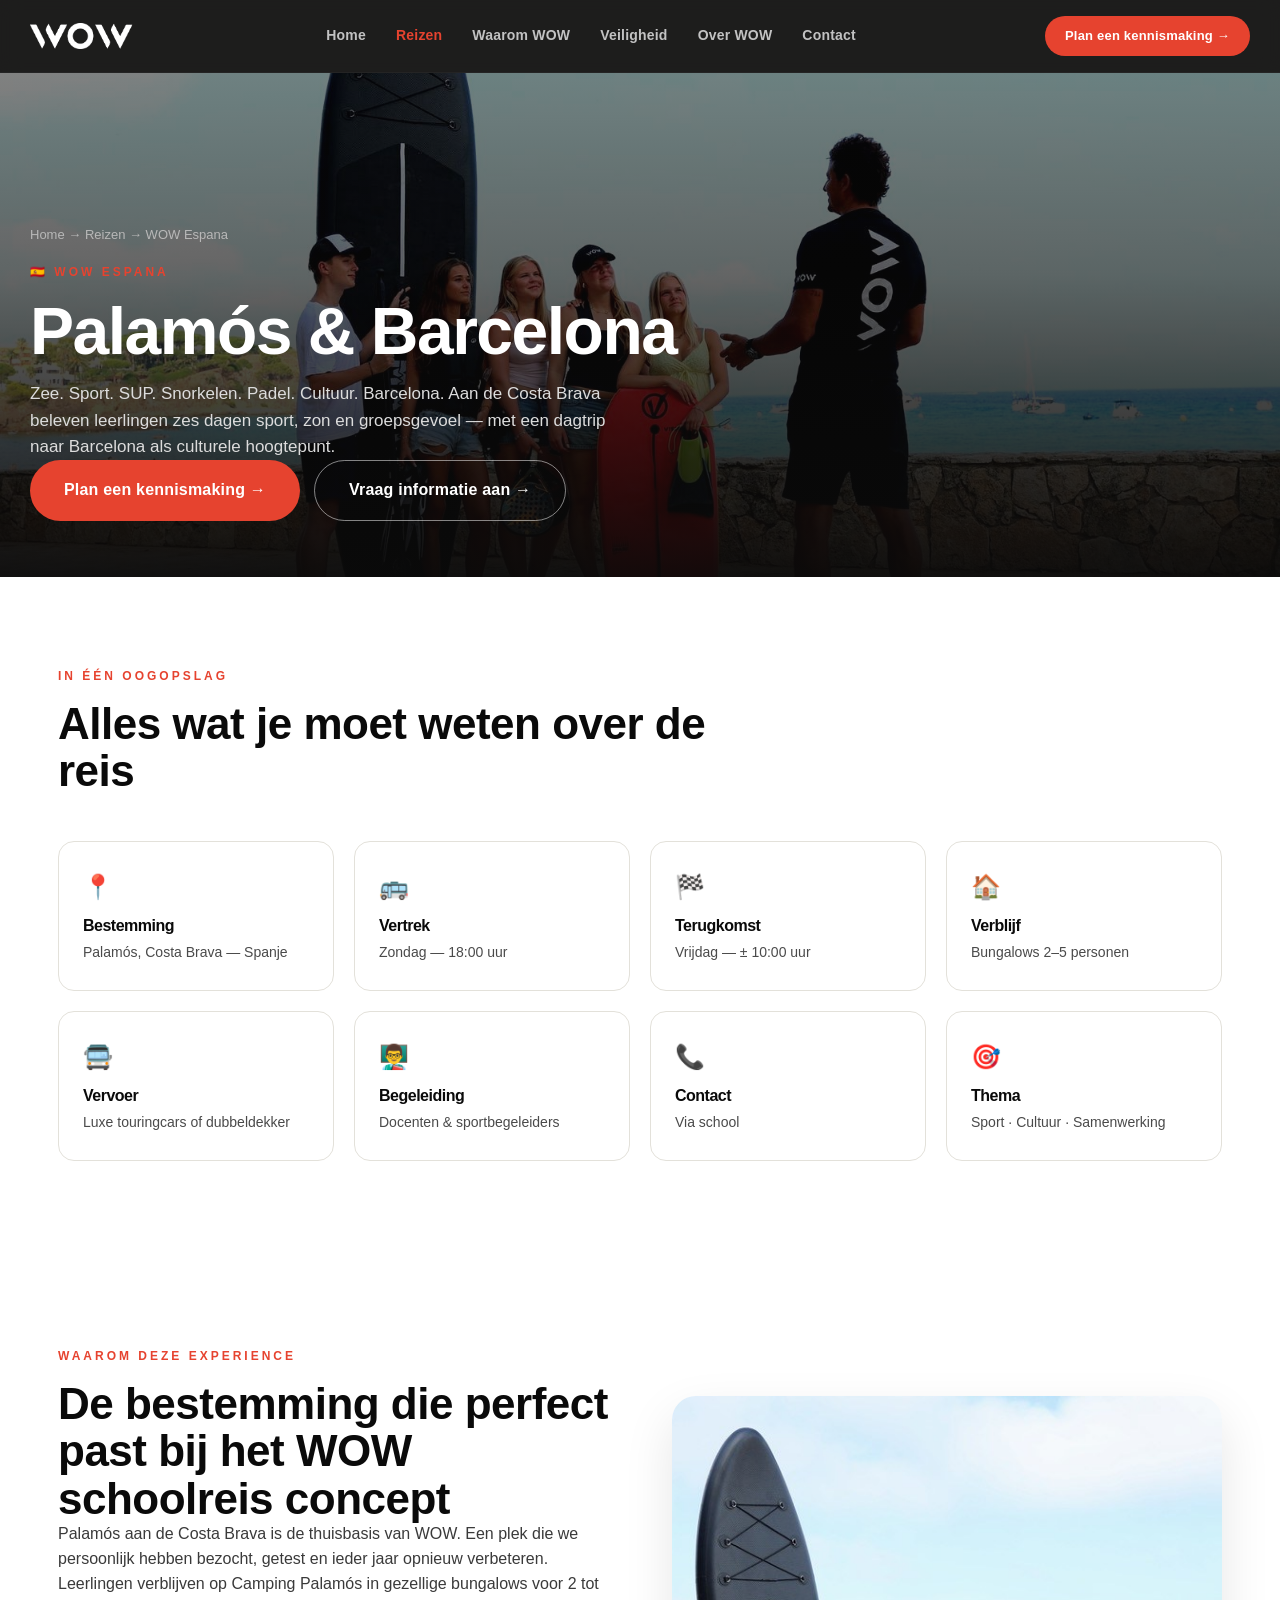
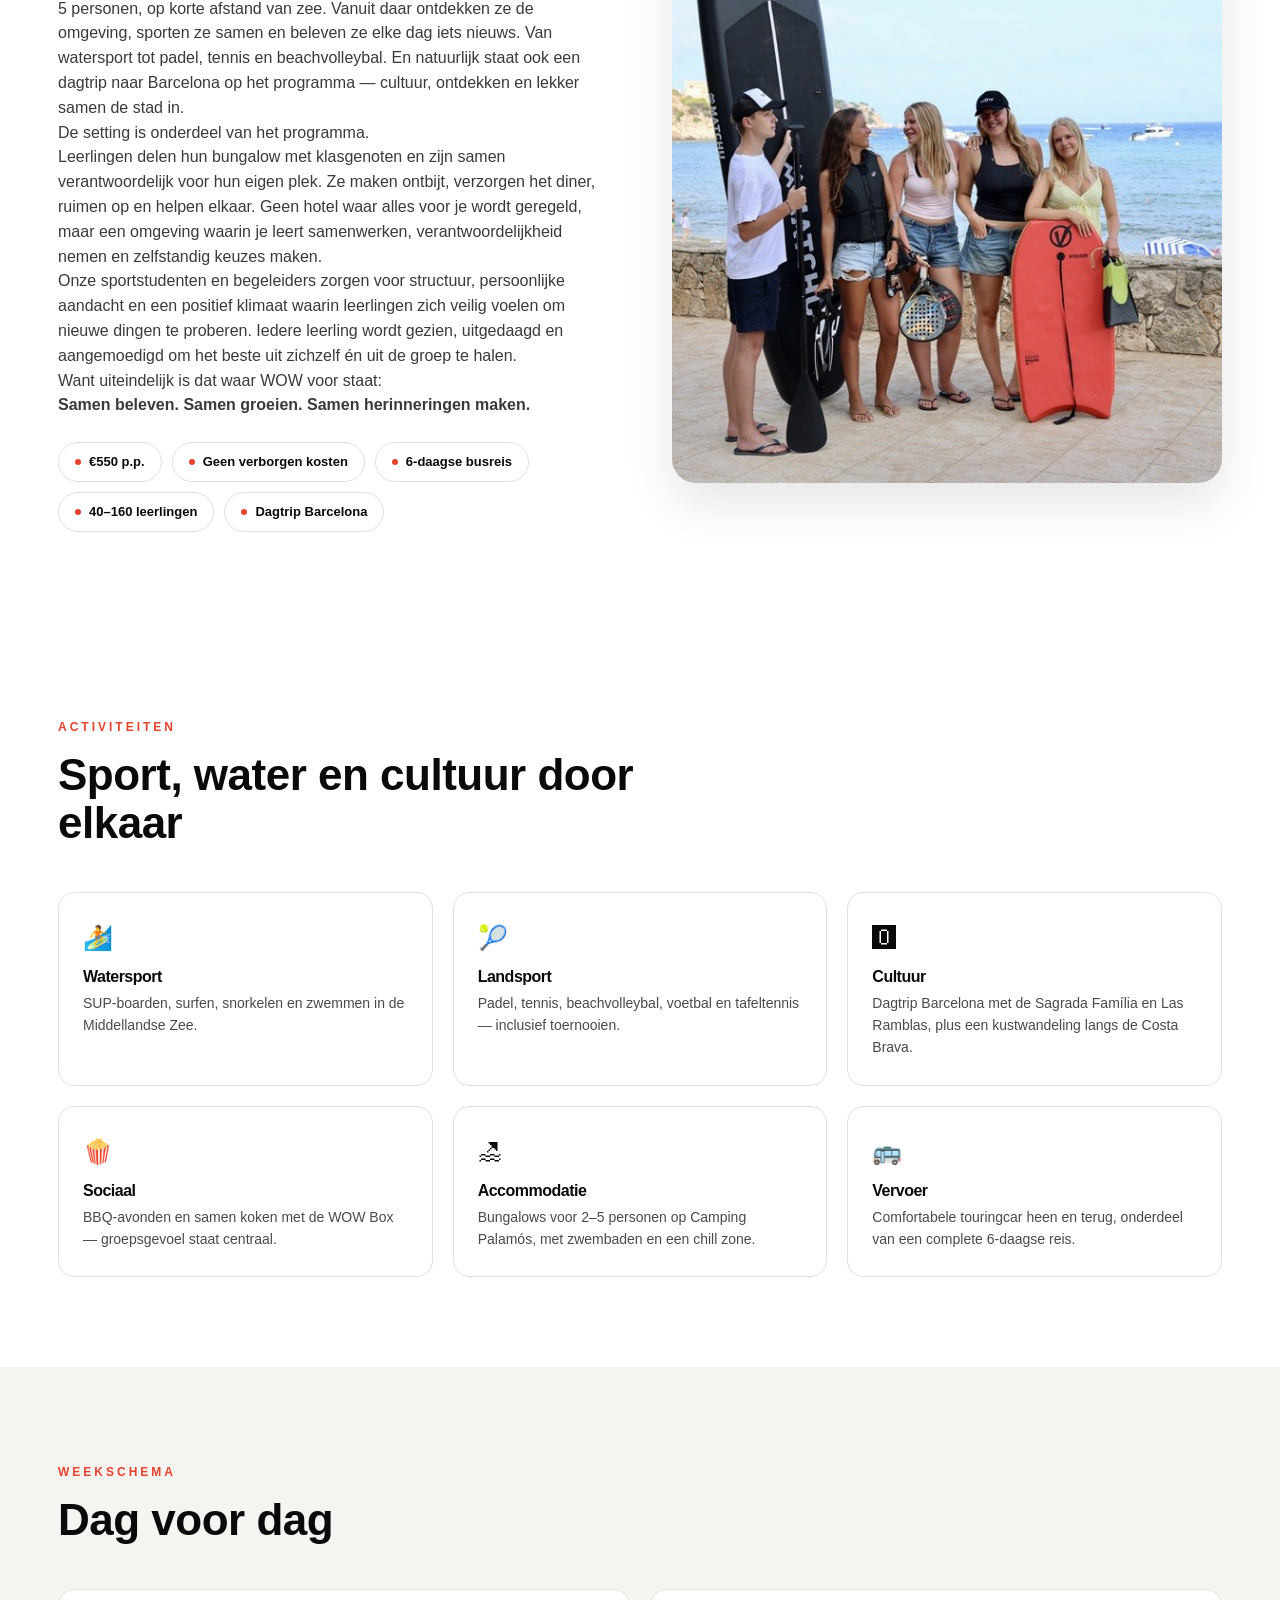
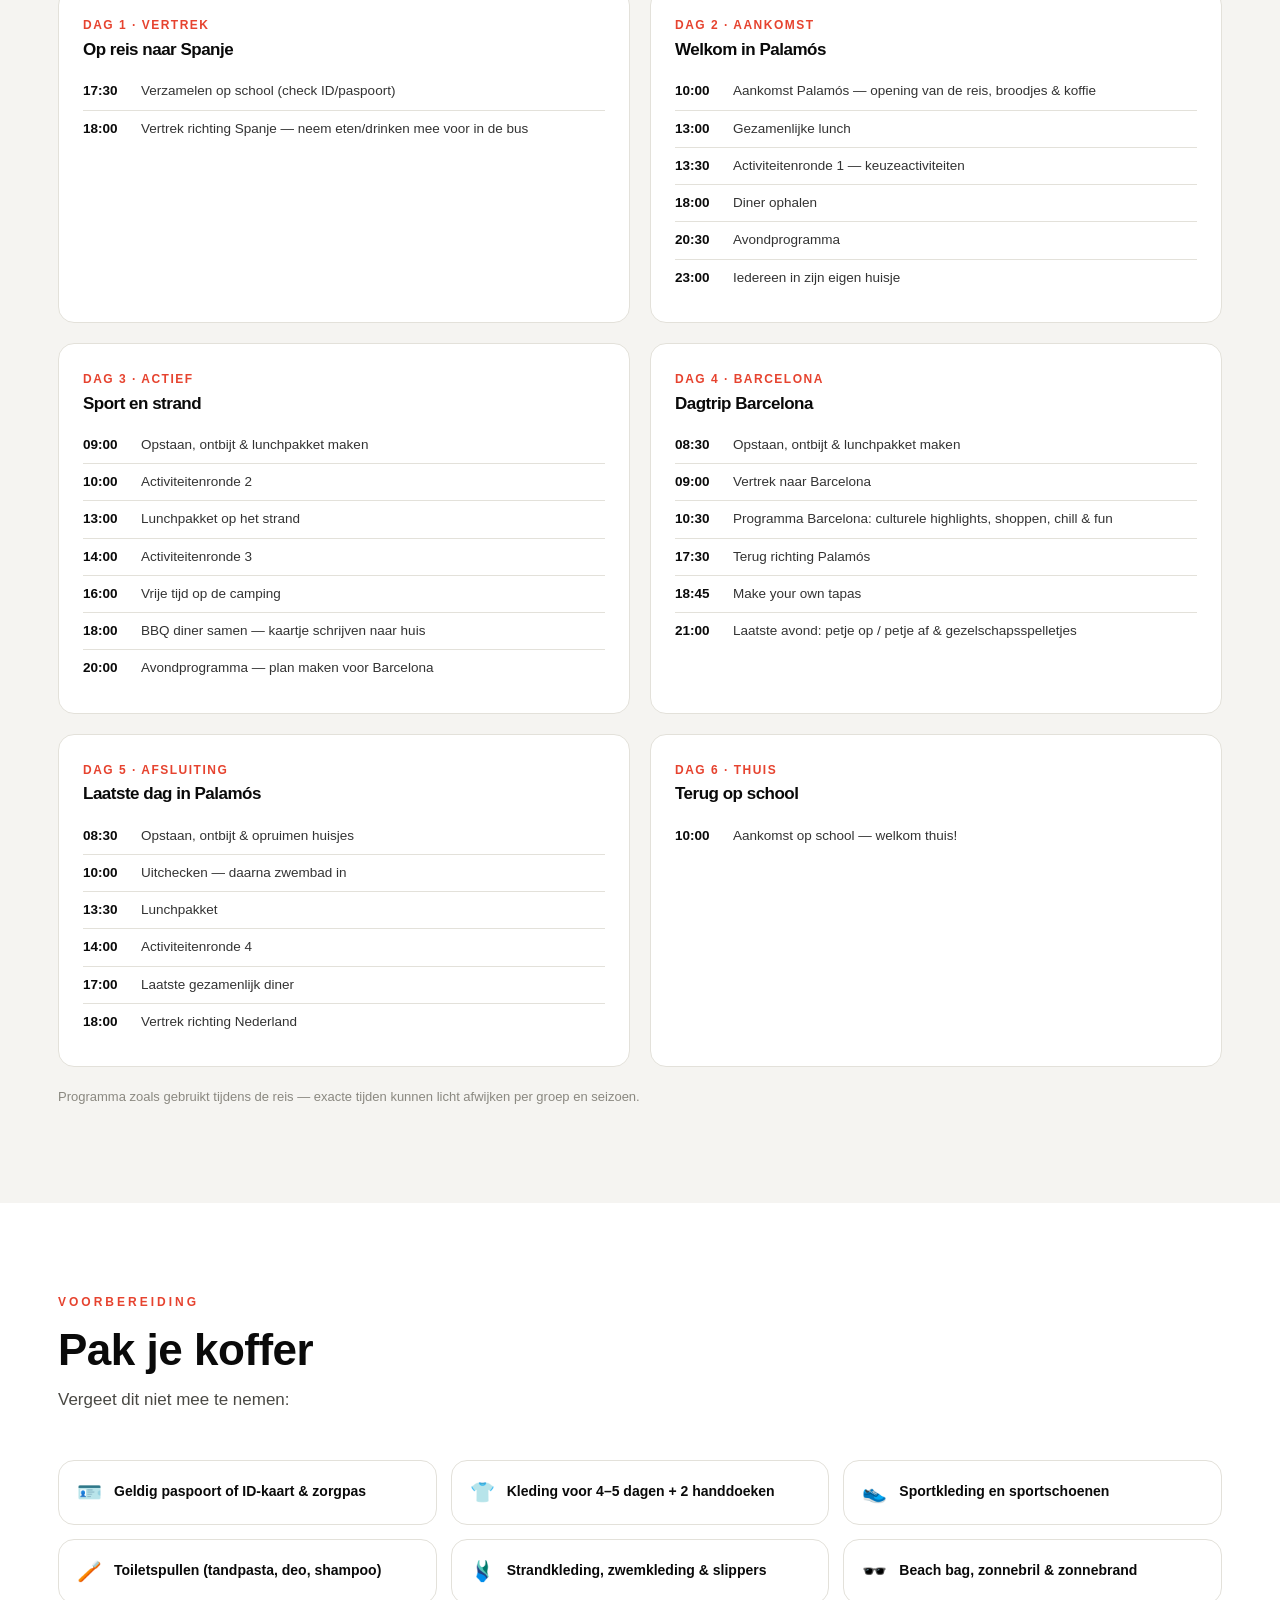
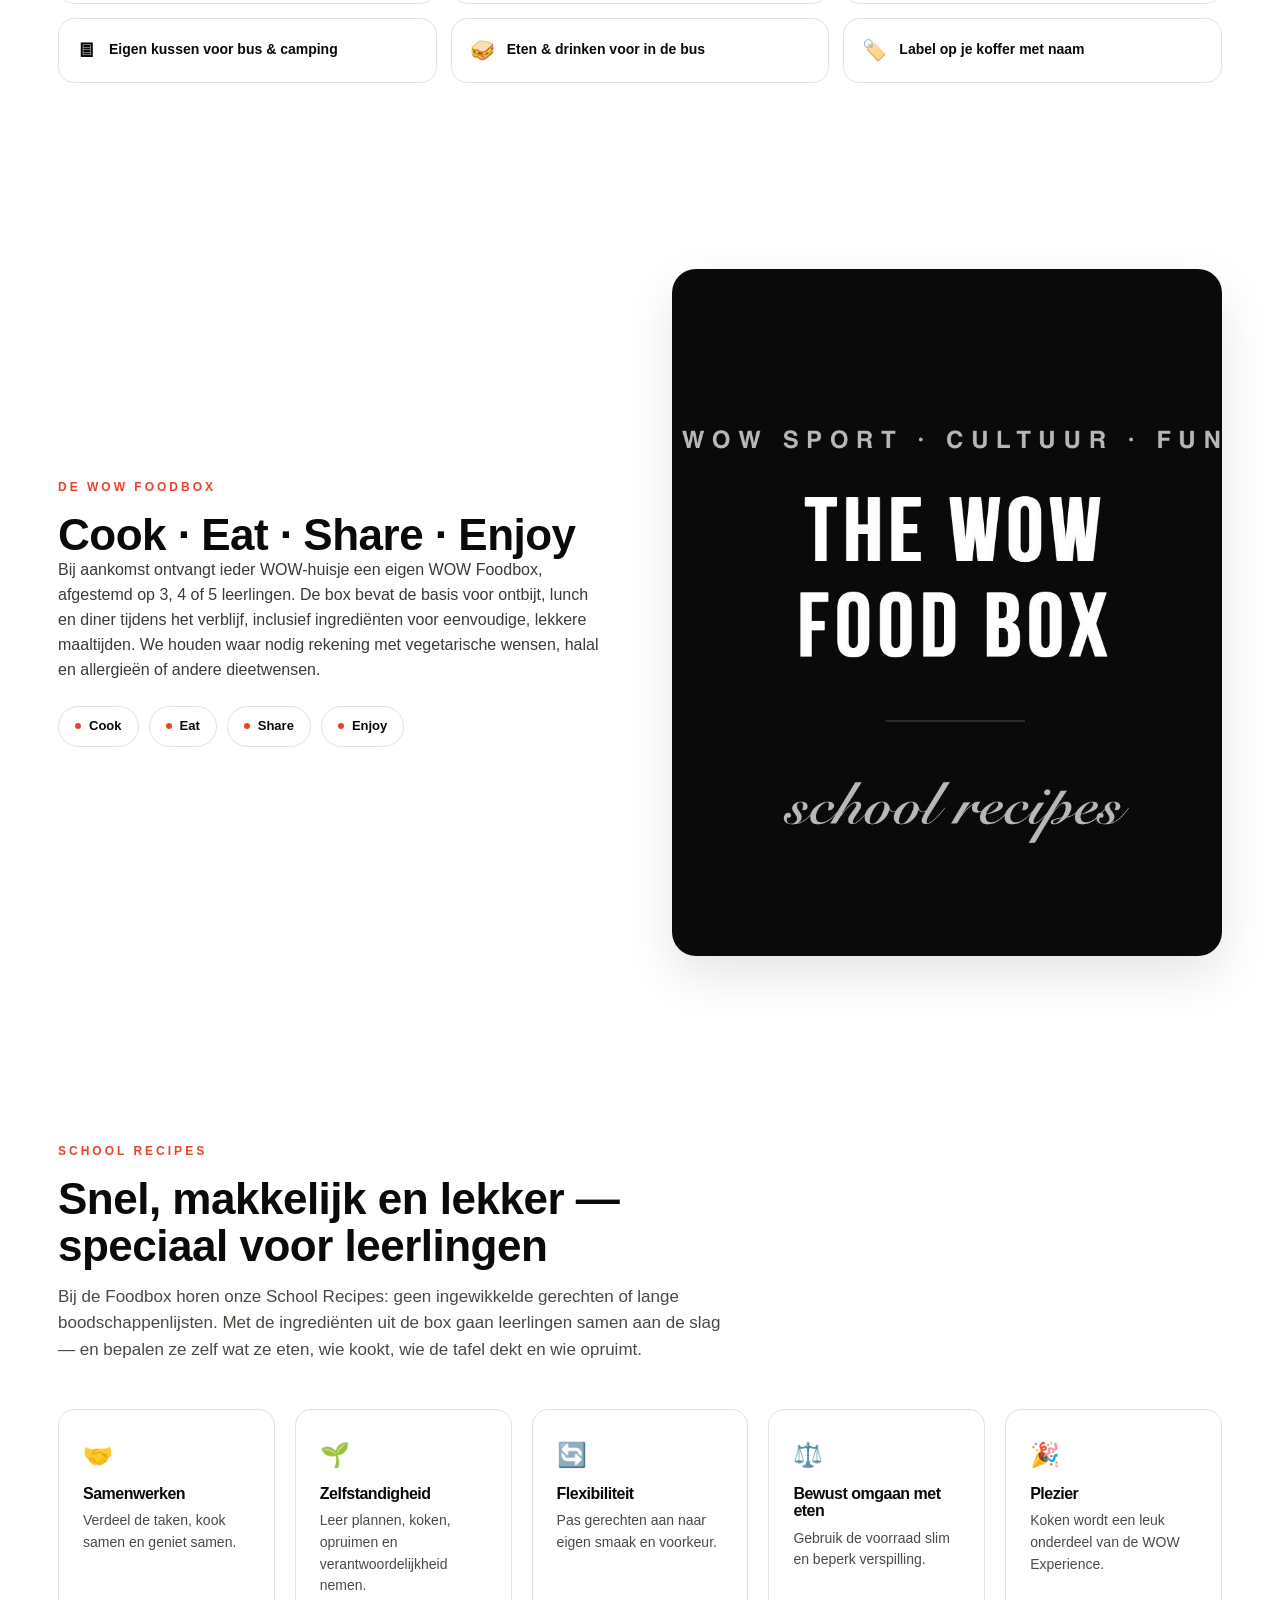
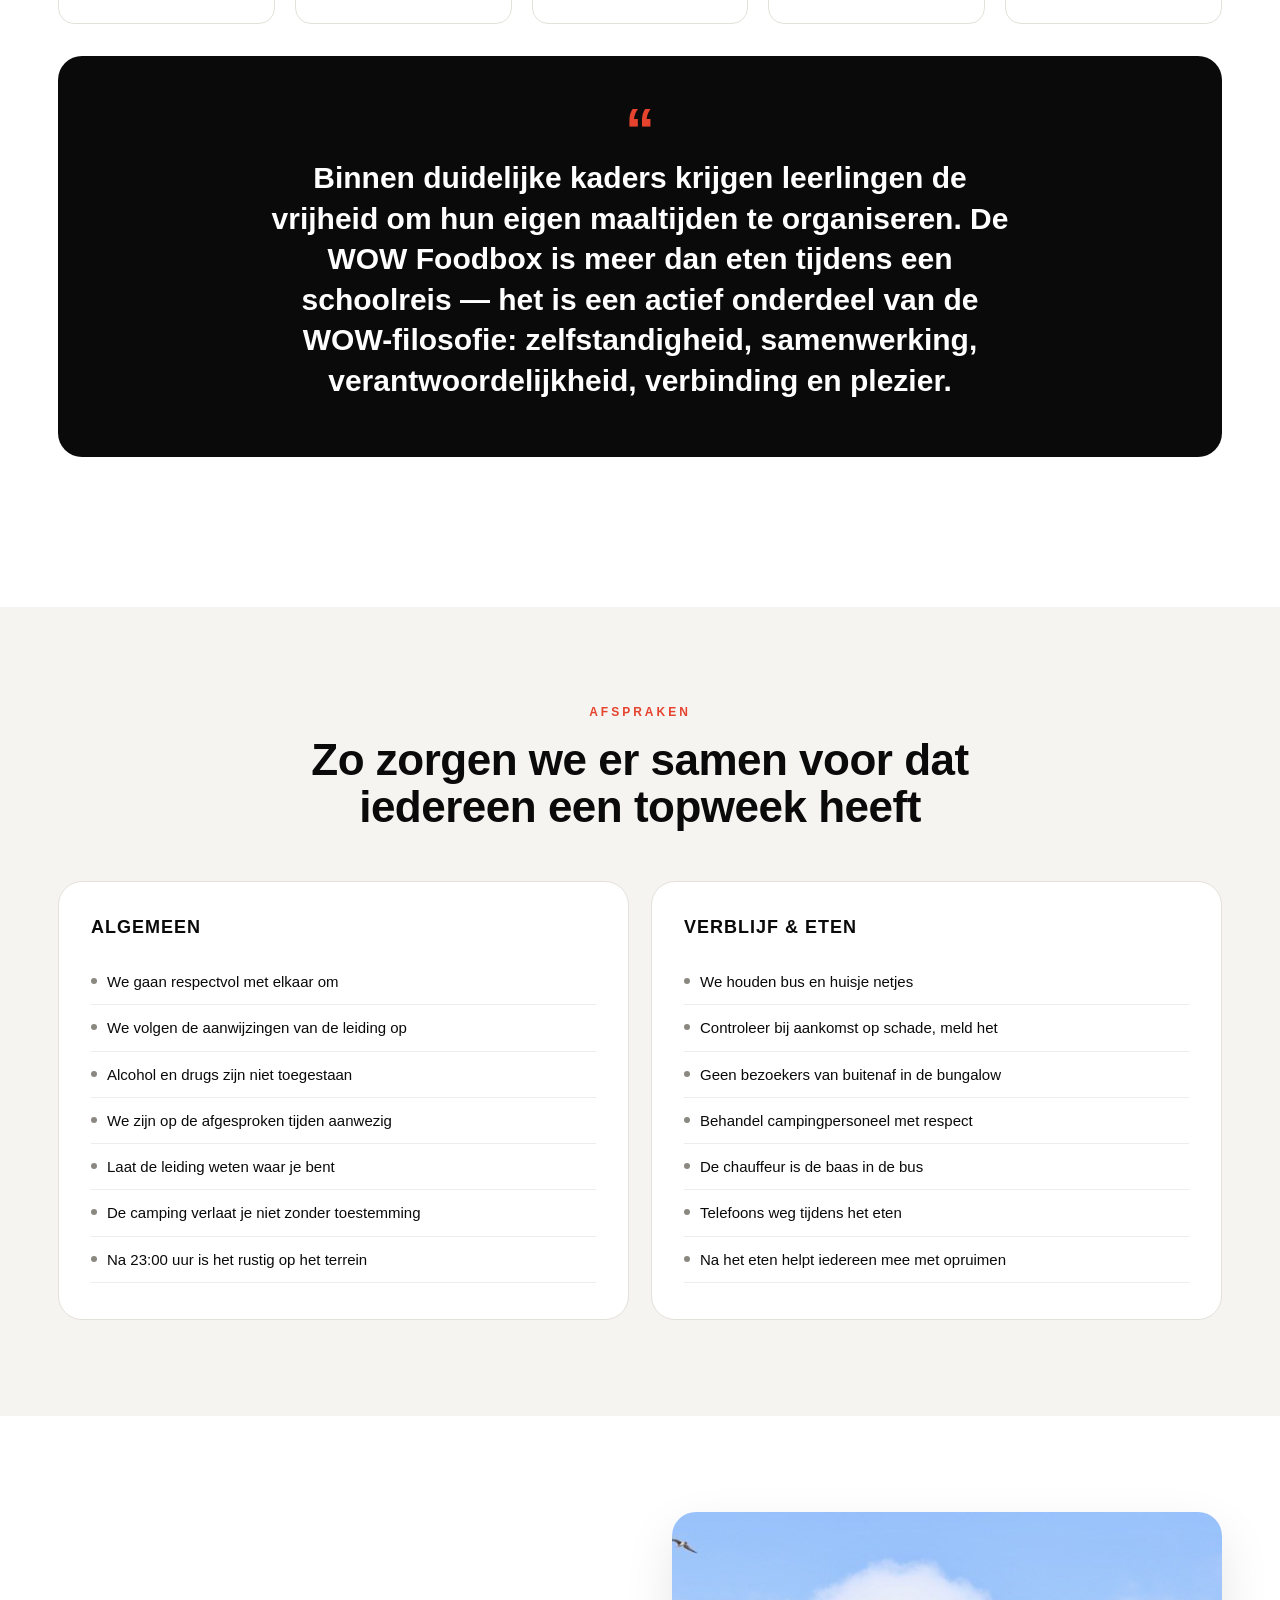
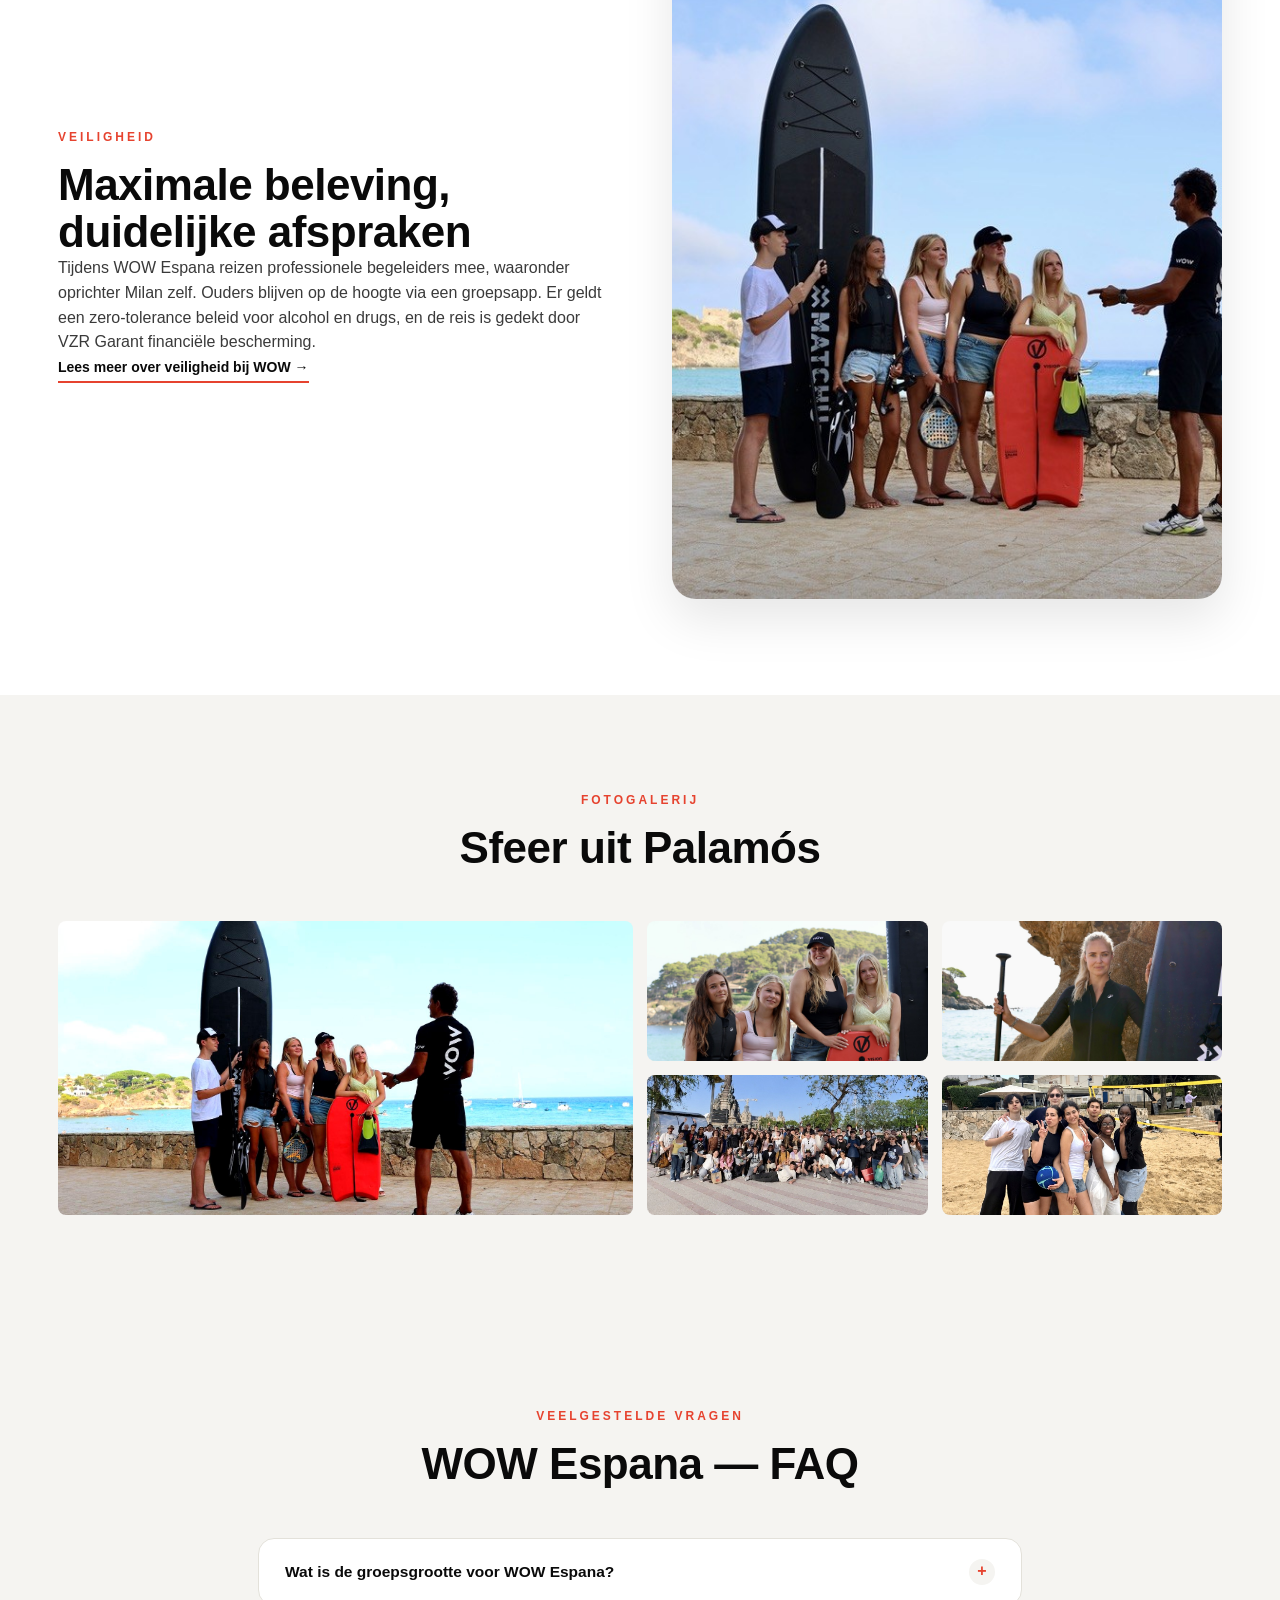
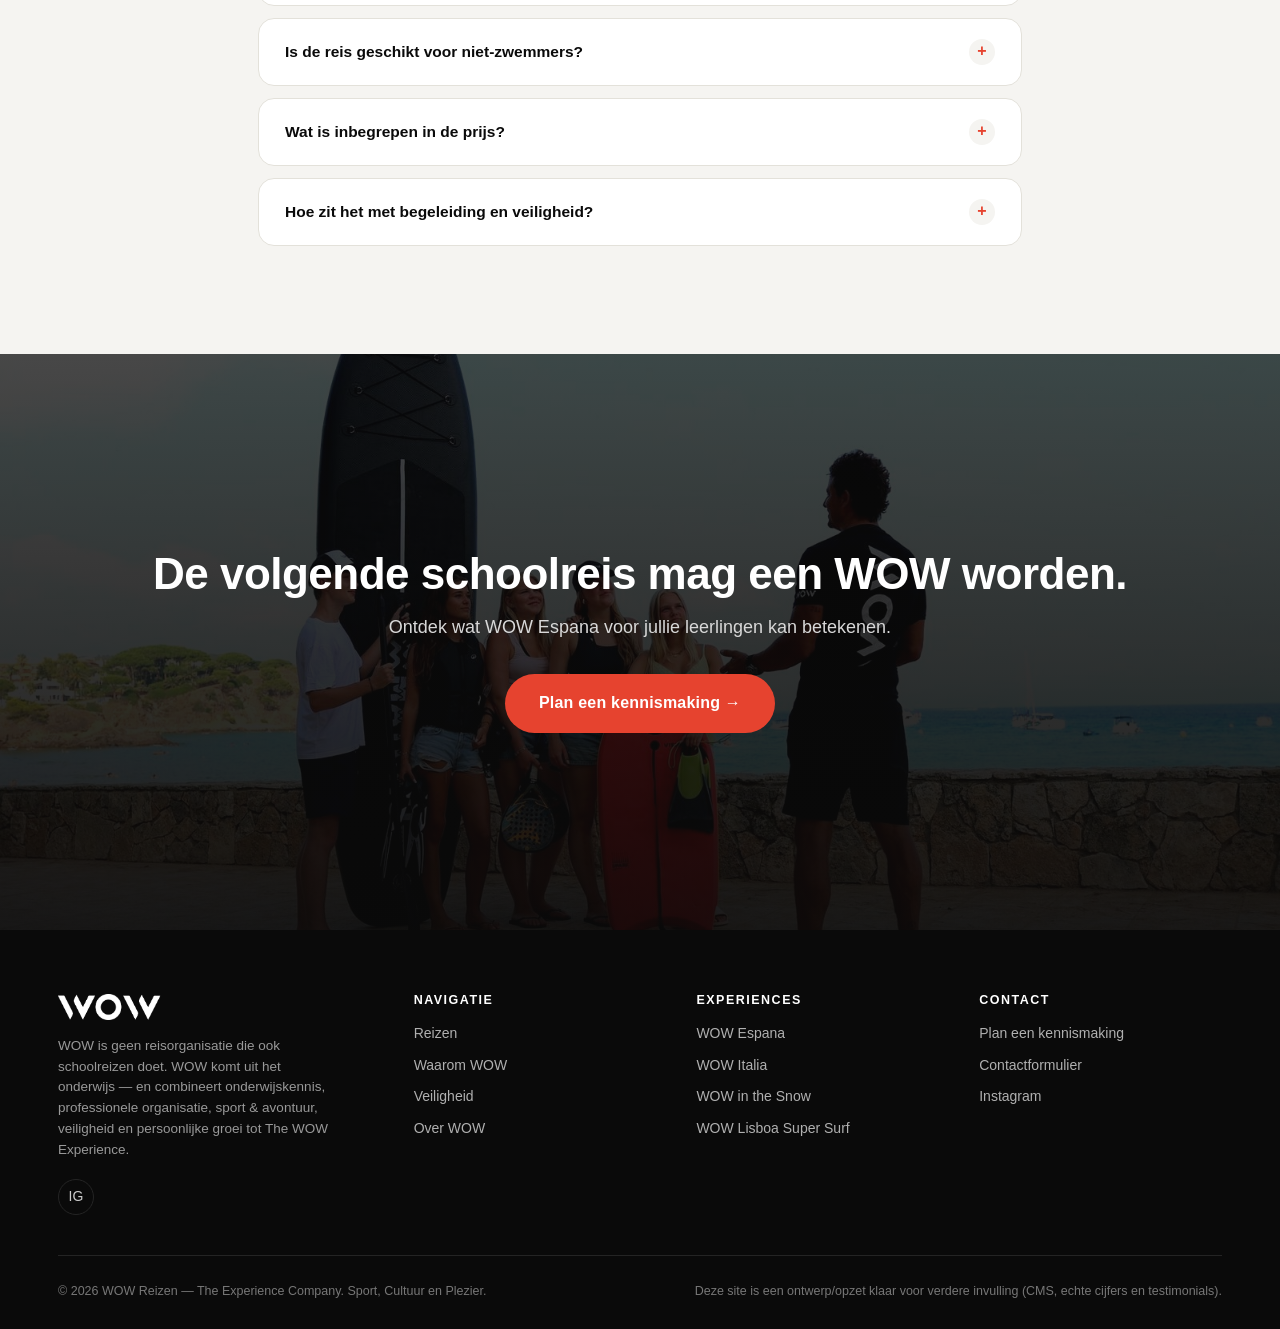
<file: wow-website 23/experience-spain.html>
<!DOCTYPE html>
<html lang="nl">
<head>
<meta charset="UTF-8">
<meta name="viewport" content="width=device-width, initial-scale=1.0">
<title>WOW Espana — Palamós & Barcelona | WOW Experience Company</title>
<meta name="description" content="WOW Espana: schoolreis naar Palamós aan de Costa Brava met SUP, snorkelen, padel en een dagtrip Barcelona.">
<meta property="og:title" content="WOW Espana — Palamós & Barcelona | WOW Experience Company">
<meta property="og:description" content="WOW Espana: schoolreis naar Palamós aan de Costa Brava met SUP, snorkelen, padel en een dagtrip Barcelona.">
<meta property="og:type" content="website">
<link rel="icon" href="assets/wow-logo-black.png">
<link rel="stylesheet" href="css/style.css">
</head>
<body>
<header>
  <div class="wrap nav-inner">
    <a class="brand" href="index.html">
      <img src="assets/wow-logo-white.png" alt="WOW logo">
    </a>
    <nav class="main-nav">
      <a href="index.html">Home</a>
      <a href="reizen.html" class="active">Reizen</a>
      <a href="waarom-wow.html">Waarom WOW</a>
      <a href="veiligheid.html">Veiligheid</a>
      <a href="over-wow.html">Over WOW</a>
      <a href="contact.html">Contact</a>
    </nav>
    <div class="nav-right">
      <a class="btn btn-sm" href="https://calendly.com/wowreizen/30min" target="_blank" rel="noopener">Plan een kennismaking &rarr;</a>
      <button class="hamburger" aria-label="Menu" onclick="document.querySelector('.mobile-menu').classList.add('open');document.body.style.overflow='hidden';">
        &#9776;
      </button>
    </div>
  </div>
</header>

<div class="mobile-menu">
  <div class="mobile-menu-top">
    <img src="assets/wow-logo-white.png" alt="WOW logo">
    <button class="mobile-menu-close" aria-label="Sluiten" onclick="document.querySelector('.mobile-menu').classList.remove('open');document.body.style.overflow='';">&times;</button>
  </div>
  <a href="index.html">Home</a>
      <a href="reizen.html">Reizen</a>
      <a href="waarom-wow.html">Waarom WOW</a>
      <a href="veiligheid.html">Veiligheid</a>
      <a href="over-wow.html">Over WOW</a>
      <a href="contact.html">Contact</a>
  <a class="btn btn-block" href="https://calendly.com/wowreizen/30min" target="_blank" rel="noopener">Plan een kennismaking &rarr;</a>
</div>

<section class="hero-compact">
  <div class="hero-media"><img src="assets/wow-hero-palamos.jpg" alt="WOW Espana — Palamos, Costa Brava" class=""></div>
  <div class="wrap hero-content">
    <div class="breadcrumb"><a href="index.html">Home</a> &rarr; <a href="reizen.html">Reizen</a> &rarr; WOW Espana</div>
    <span class="kicker">&#127466;&#127480; WOW Espana</span>
    <h1>Palam&oacute;s &amp; Barcelona</h1>
    <p class="hero-sub">Zee. Sport. SUP. Snorkelen. Padel. Cultuur. Barcelona. Aan de Costa Brava beleven leerlingen zes dagen sport, zon en groepsgevoel &mdash; met een dagtrip naar Barcelona als culturele hoogtepunt.</p>
    <div class="hero-cta-row">
      <a class="btn btn-lg" href="https://calendly.com/wowreizen/30min" target="_blank" rel="noopener">Plan een kennismaking &rarr;</a>
      <a class="btn btn-outline btn-lg" href="contact.html">Vraag informatie aan &rarr;</a>
    </div>
  </div>
</section>

<section class="usp-section reveal">
  <div class="wrap">
    <div class="section-head left">
      <span class="kicker">In &eacute;&eacute;n oogopslag</span>
      <h2>Alles wat je moet weten over de reis</h2>
    </div>
    <div class="info-grid" style="grid-template-columns:repeat(4,1fr);">
      <div class="info-card"><span class="icon">&#128205;</span><h3>Bestemming</h3><p>Palam&oacute;s, Costa Brava &mdash; Spanje</p></div>
      <div class="info-card"><span class="icon">&#128652;</span><h3>Vertrek</h3><p>Zondag &mdash; 18:00 uur</p></div>
      <div class="info-card"><span class="icon">&#127937;</span><h3>Terugkomst</h3><p>Vrijdag &mdash; &plusmn; 10:00 uur</p></div>
      <div class="info-card"><span class="icon">&#127968;</span><h3>Verblijf</h3><p>Bungalows 2&ndash;5 personen</p></div>
      <div class="info-card"><span class="icon">&#128653;</span><h3>Vervoer</h3><p>Luxe touringcars of dubbeldekker</p></div>
      <div class="info-card"><span class="icon">&#128104;&#8205;&#127979;</span><h3>Begeleiding</h3><p>Docenten &amp; sportbegeleiders</p></div>
      <div class="info-card"><span class="icon">&#128222;</span><h3>Contact</h3><p>Via school</p></div>
      <div class="info-card"><span class="icon">&#127919;</span><h3>Thema</h3><p>Sport &middot; Cultuur &middot; Samenwerking</p></div>
    </div>
  </div>
</section>

<section class="split-section reveal">
  <div class="wrap">
    <div class="split-grid">
      <div class="split-text">
        <span class="kicker">Waarom deze Experience</span>
        <h2>De bestemming die perfect past bij het WOW schoolreis concept</h2>
        <p>Palam&oacute;s aan de Costa Brava is de thuisbasis van WOW. Een plek die we persoonlijk hebben bezocht, getest en ieder jaar opnieuw verbeteren.</p>
        <p>Leerlingen verblijven op Camping Palam&oacute;s in gezellige bungalows voor 2 tot 5 personen, op korte afstand van zee. Vanuit daar ontdekken ze de omgeving, sporten ze samen en beleven ze elke dag iets nieuws. Van watersport tot padel, tennis en beachvolleybal. En natuurlijk staat ook een dagtrip naar Barcelona op het programma &mdash; cultuur, ontdekken en lekker samen de stad in.</p>
        <p>De setting is onderdeel van het programma.</p>
        <p>Leerlingen delen hun bungalow met klasgenoten en zijn samen verantwoordelijk voor hun eigen plek. Ze maken ontbijt, verzorgen het diner, ruimen op en helpen elkaar. Geen hotel waar alles voor je wordt geregeld, maar een omgeving waarin je leert samenwerken, verantwoordelijkheid nemen en zelfstandig keuzes maken.</p>
        <p>Onze sportstudenten en begeleiders zorgen voor structuur, persoonlijke aandacht en een positief klimaat waarin leerlingen zich veilig voelen om nieuwe dingen te proberen. Iedere leerling wordt gezien, uitgedaagd en aangemoedigd om het beste uit zichzelf &eacute;n uit de groep te halen.</p>
        <p>Want uiteindelijk is dat waar WOW voor staat:</p>
        <p style="font-weight:700;">Samen beleven. Samen groeien. Samen herinneringen maken.</p>
        <div class="badge-row">
          <span class="badge">&euro;550 p.p.</span>
          <span class="badge">Geen verborgen kosten</span>
          <span class="badge">6-daagse busreis</span>
          <span class="badge">40&ndash;160 leerlingen</span>
          <span class="badge">Dagtrip Barcelona</span>
        </div>
      </div>
      <div class="split-media"><img src="assets/spain-groep-strandboulevard.jpg" alt="WOW leerlingen met SUP, bodyboard en padelracket op de boulevard in Palam&oacute;s" class=""></div>
    </div>
  </div>
</section>

<section class="usp-section reveal">
  <div class="wrap">
    <div class="section-head left">
      <span class="kicker">Activiteiten</span>
      <h2>Sport, water en cultuur door elkaar</h2>
    </div>
    <div class="info-grid">
      <div class="info-card"><span class="icon">&#127940;</span><h3>Watersport</h3><p>SUP-boarden, surfen, snorkelen en zwemmen in de Middellandse Zee.</p></div>
      <div class="info-card"><span class="icon">&#127934;</span><h3>Landsport</h3><p>Padel, tennis, beachvolleybal, voetbal en tafeltennis &mdash; inclusief toernooien.</p></div>
      <div class="info-card"><span class="icon">&#127358;</span><h3>Cultuur</h3><p>Dagtrip Barcelona met de Sagrada Fam&iacute;lia en Las Ramblas, plus een kustwandeling langs de Costa Brava.</p></div>
      <div class="info-card"><span class="icon">&#127871;</span><h3>Sociaal</h3><p>BBQ-avonden en samen koken met de WOW Box &mdash; groepsgevoel staat centraal.</p></div>
      <div class="info-card"><span class="icon">&#127958;</span><h3>Accommodatie</h3><p>Bungalows voor 2&ndash;5 personen op Camping Palam&oacute;s, met zwembaden en een chill zone.</p></div>
      <div class="info-card"><span class="icon">&#128652;</span><h3>Vervoer</h3><p>Comfortabele touringcar heen en terug, onderdeel van een complete 6-daagse reis.</p></div>
    </div>
  </div>
</section>

<section class="split-section alt reveal">
  <div class="wrap">
    <div class="section-head left">
      <span class="kicker">Weekschema</span>
      <h2>Dag voor dag</h2>
    </div>
    <div class="day-grid">
      <div class="day-card">
        <span class="day-num">Dag 1 &middot; Vertrek</span>
        <h3>Op reis naar Spanje</h3>
        <ul>
          <li><span class="time">17:30</span><span>Verzamelen op school (check ID/paspoort)</span></li>
          <li><span class="time">18:00</span><span>Vertrek richting Spanje &mdash; neem eten/drinken mee voor in de bus</span></li>
        </ul>
      </div>
      <div class="day-card">
        <span class="day-num">Dag 2 &middot; Aankomst</span>
        <h3>Welkom in Palam&oacute;s</h3>
        <ul>
          <li><span class="time">10:00</span><span>Aankomst Palam&oacute;s &mdash; opening van de reis, broodjes &amp; koffie</span></li>
          <li><span class="time">13:00</span><span>Gezamenlijke lunch</span></li>
          <li><span class="time">13:30</span><span>Activiteitenronde 1 &mdash; keuzeactiviteiten</span></li>
          <li><span class="time">18:00</span><span>Diner ophalen</span></li>
          <li><span class="time">20:30</span><span>Avondprogramma</span></li>
          <li><span class="time">23:00</span><span>Iedereen in zijn eigen huisje</span></li>
        </ul>
      </div>
      <div class="day-card">
        <span class="day-num">Dag 3 &middot; Actief</span>
        <h3>Sport en strand</h3>
        <ul>
          <li><span class="time">09:00</span><span>Opstaan, ontbijt &amp; lunchpakket maken</span></li>
          <li><span class="time">10:00</span><span>Activiteitenronde 2</span></li>
          <li><span class="time">13:00</span><span>Lunchpakket op het strand</span></li>
          <li><span class="time">14:00</span><span>Activiteitenronde 3</span></li>
          <li><span class="time">16:00</span><span>Vrije tijd op de camping</span></li>
          <li><span class="time">18:00</span><span>BBQ diner samen &mdash; kaartje schrijven naar huis</span></li>
          <li><span class="time">20:00</span><span>Avondprogramma &mdash; plan maken voor Barcelona</span></li>
        </ul>
      </div>
      <div class="day-card">
        <span class="day-num">Dag 4 &middot; Barcelona</span>
        <h3>Dagtrip Barcelona</h3>
        <ul>
          <li><span class="time">08:30</span><span>Opstaan, ontbijt &amp; lunchpakket maken</span></li>
          <li><span class="time">09:00</span><span>Vertrek naar Barcelona</span></li>
          <li><span class="time">10:30</span><span>Programma Barcelona: culturele highlights, shoppen, chill &amp; fun</span></li>
          <li><span class="time">17:30</span><span>Terug richting Palam&oacute;s</span></li>
          <li><span class="time">18:45</span><span>Make your own tapas</span></li>
          <li><span class="time">21:00</span><span>Laatste avond: petje op / petje af &amp; gezelschapsspelletjes</span></li>
        </ul>
      </div>
      <div class="day-card">
        <span class="day-num">Dag 5 &middot; Afsluiting</span>
        <h3>Laatste dag in Palam&oacute;s</h3>
        <ul>
          <li><span class="time">08:30</span><span>Opstaan, ontbijt &amp; opruimen huisjes</span></li>
          <li><span class="time">10:00</span><span>Uitchecken &mdash; daarna zwembad in</span></li>
          <li><span class="time">13:30</span><span>Lunchpakket</span></li>
          <li><span class="time">14:00</span><span>Activiteitenronde 4</span></li>
          <li><span class="time">17:00</span><span>Laatste gezamenlijk diner</span></li>
          <li><span class="time">18:00</span><span>Vertrek richting Nederland</span></li>
        </ul>
      </div>
      <div class="day-card">
        <span class="day-num">Dag 6 &middot; Thuis</span>
        <h3>Terug op school</h3>
        <ul>
          <li><span class="time">10:00</span><span>Aankomst op school &mdash; welkom thuis!</span></li>
        </ul>
      </div>
    </div>
    <p class="muted" style="margin-top:20px;font-size:13px;">Programma zoals gebruikt tijdens de reis &mdash; exacte tijden kunnen licht afwijken per groep en seizoen.</p>
  </div>
</section>

<section class="usp-section reveal">
  <div class="wrap">
    <div class="section-head left">
      <span class="kicker">Voorbereiding</span>
      <h2>Pak je koffer</h2>
      <p>Vergeet dit niet mee te nemen:</p>
    </div>
    <div class="pack-grid">
      <div class="pack-item"><span class="icon">&#129706;</span><span>Geldig paspoort of ID-kaart &amp; zorgpas</span></div>
      <div class="pack-item"><span class="icon">&#128085;</span><span>Kleding voor 4&ndash;5 dagen + 2 handdoeken</span></div>
      <div class="pack-item"><span class="icon">&#128095;</span><span>Sportkleding en sportschoenen</span></div>
      <div class="pack-item"><span class="icon">&#129701;</span><span>Toiletspullen (tandpasta, deo, shampoo)</span></div>
      <div class="pack-item"><span class="icon">&#129649;</span><span>Strandkleding, zwemkleding &amp; slippers</span></div>
      <div class="pack-item"><span class="icon">&#128374;&#65039;</span><span>Beach bag, zonnebril &amp; zonnebrand</span></div>
      <div class="pack-item"><span class="icon">&#128463;&#65039;</span><span>Eigen kussen voor bus &amp; camping</span></div>
      <div class="pack-item"><span class="icon">&#129386;</span><span>Eten &amp; drinken voor in de bus</span></div>
      <div class="pack-item"><span class="icon">&#127991;&#65039;</span><span>Label op je koffer met naam</span></div>
    </div>
  </div>
</section>

<section class="split-section reveal">
  <div class="wrap">
    <div class="split-grid">
      <div class="split-text">
        <span class="kicker">De WOW Foodbox</span>
        <h2>Cook &middot; Eat &middot; Share &middot; Enjoy</h2>
        <p>Bij aankomst ontvangt ieder WOW-huisje een eigen WOW Foodbox, afgestemd op 3, 4 of 5 leerlingen. De box bevat de basis voor ontbijt, lunch en diner tijdens het verblijf, inclusief ingredi&euml;nten voor eenvoudige, lekkere maaltijden. We houden waar nodig rekening met vegetarische wensen, halal en allergie&euml;n of andere dieetwensen.</p>
        <div class="badge-row">
          <span class="badge">Cook</span>
          <span class="badge">Eat</span>
          <span class="badge">Share</span>
          <span class="badge">Enjoy</span>
        </div>
      </div>
      <div class="split-media"><img src="assets/foodbox-titlecard.jpg" alt="The WOW Food Box — School Recipes" class=""></div>
    </div>
  </div>
</section>

<section class="usp-section alt reveal">
  <div class="wrap">
    <div class="section-head left">
      <span class="kicker">School Recipes</span>
      <h2>Snel, makkelijk en lekker &mdash; speciaal voor leerlingen</h2>
      <p>Bij de Foodbox horen onze School Recipes: geen ingewikkelde gerechten of lange boodschappenlijsten. Met de ingredi&euml;nten uit de box gaan leerlingen samen aan de slag &mdash; en bepalen ze zelf wat ze eten, wie kookt, wie de tafel dekt en wie opruimt.</p>
    </div>
    <div class="info-grid" style="grid-template-columns:repeat(5,1fr);">
      <div class="info-card"><span class="icon">&#129309;</span><h3>Samenwerken</h3><p>Verdeel de taken, kook samen en geniet samen.</p></div>
      <div class="info-card"><span class="icon">&#127793;</span><h3>Zelfstandigheid</h3><p>Leer plannen, koken, opruimen en verantwoordelijkheid nemen.</p></div>
      <div class="info-card"><span class="icon">&#128260;</span><h3>Flexibiliteit</h3><p>Pas gerechten aan naar eigen smaak en voorkeur.</p></div>
      <div class="info-card"><span class="icon">&#9878;&#65039;</span><h3>Bewust omgaan met eten</h3><p>Gebruik de voorraad slim en beperk verspilling.</p></div>
      <div class="info-card"><span class="icon">&#127881;</span><h3>Plezier</h3><p>Koken wordt een leuk onderdeel van de WOW Experience.</p></div>
    </div>
    <div class="founder-quote" style="margin-top:32px;">
      <span class="mark">&ldquo;</span>
      <p>Binnen duidelijke kaders krijgen leerlingen de vrijheid om hun eigen maaltijden te organiseren. De WOW Foodbox is meer dan eten tijdens een schoolreis &mdash; het is een actief onderdeel van de WOW-filosofie: zelfstandigheid, samenwerking, verantwoordelijkheid, verbinding en plezier.</p>
    </div>
  </div>
</section>

<section class="split-section alt reveal">
  <div class="wrap">
    <div class="section-head">
      <span class="kicker">Afspraken</span>
      <h2>Zo zorgen we er samen voor dat iedereen een topweek heeft</h2>
    </div>
    <div class="compare-grid">
      <div class="compare-col self">
        <h3>Algemeen</h3>
        <ul>
          <li><span class="dot"></span>We gaan respectvol met elkaar om</li>
          <li><span class="dot"></span>We volgen de aanwijzingen van de leiding op</li>
          <li><span class="dot"></span>Alcohol en drugs zijn niet toegestaan</li>
          <li><span class="dot"></span>We zijn op de afgesproken tijden aanwezig</li>
          <li><span class="dot"></span>Laat de leiding weten waar je bent</li>
          <li><span class="dot"></span>De camping verlaat je niet zonder toestemming</li>
          <li><span class="dot"></span>Na 23:00 uur is het rustig op het terrein</li>
        </ul>
      </div>
      <div class="compare-col self">
        <h3>Verblijf &amp; eten</h3>
        <ul>
          <li><span class="dot"></span>We houden bus en huisje netjes</li>
          <li><span class="dot"></span>Controleer bij aankomst op schade, meld het</li>
          <li><span class="dot"></span>Geen bezoekers van buitenaf in de bungalow</li>
          <li><span class="dot"></span>Behandel campingpersoneel met respect</li>
          <li><span class="dot"></span>De chauffeur is de baas in de bus</li>
          <li><span class="dot"></span>Telefoons weg tijdens het eten</li>
          <li><span class="dot"></span>Na het eten helpt iedereen mee met opruimen</li>
        </ul>
      </div>
    </div>
  </div>
</section>

<section class="split-section reveal">
  <div class="wrap">
    <div class="split-grid reverse">
      <div class="split-text">
        <span class="kicker">Veiligheid</span>
        <h2>Maximale beleving, duidelijke afspraken</h2>
        <p>Tijdens WOW Espana reizen professionele begeleiders mee, waaronder oprichter Milan zelf. Ouders blijven op de hoogte via een groepsapp. Er geldt een zero-tolerance beleid voor alcohol en drugs, en de reis is gedekt door VZR Garant financi&euml;le bescherming.</p>
        <a class="link-arrow" href="veiligheid.html">Lees meer over veiligheid bij WOW &rarr;</a>
      </div>
      <div class="split-media"><img src="assets/spain-instructeur-briefing.jpg" alt="WOW-instructeur geeft uitleg aan leerlingen voor de sportactiviteiten in Palam&oacute;s" class=""></div>
    </div>
  </div>
</section>

<section class="stories-section reveal">
  <div class="wrap">
    <div class="section-head">
      <span class="kicker">Fotogalerij</span>
      <h2>Sfeer uit Palam&oacute;s</h2>
    </div>
    <div class="gallery-grid">
      <div class="g1"><img src="assets/wow-hero-palamos.jpg" alt="WOW Espana sfeerfoto" class=""></div>
      <img src="assets/spain-groep-gear.jpg" alt="Leerlingen met SUP-, padel- en snorkelmateriaal in Palam&oacute;s" class="">
      <img src="assets/danique-sup-espana.jpg" alt="Danique met de WOW SUP-board tijdens WOW Espana" class="">
      <img src="assets/spain-barcelona-groep.jpg" alt="WOW groep bij het Columbusmonument tijdens de dagtrip naar Barcelona" class="">
      <img src="assets/spain-beachvolleybal.jpg" alt="Beachvolleybal tijdens WOW Espana" class="">
    </div>
  </div>
</section>

<section class="faq-section reveal">
  <div class="wrap-narrow">
    <div class="section-head">
      <span class="kicker">Veelgestelde vragen</span>
      <h2>WOW Espana &mdash; FAQ</h2>
    </div>
    <div class="faq-list">
      <div class="faq-item"><div class="faq-q"><span>Wat is de groepsgrootte voor WOW Espana?</span><span class="plus">+</span></div><div class="faq-a"><div class="faq-a-inner">Schoolreizen vari&euml;ren van 40 tot 160 leerlingen.</div></div></div>
      <div class="faq-item"><div class="faq-q"><span>Is de reis geschikt voor niet-zwemmers?</span><span class="plus">+</span></div><div class="faq-a"><div class="faq-a-inner">Watersportactiviteiten worden begeleid door professionals en afgestemd op niveau. Neem contact op voor specifieke wensen of aandachtspunten.</div></div></div>
      <div class="faq-item"><div class="faq-q"><span>Wat is inbegrepen in de prijs?</span><span class="plus">+</span></div><div class="faq-a"><div class="faq-a-inner">De richtprijs is &euro;550 per leerling. Wat precies inbegrepen is, wordt samengesteld op basis van groep, programma en periode &mdash; we stellen een prijsindicatie samen na een kennismaking.</div></div></div>
      <div class="faq-item"><div class="faq-q"><span>Hoe zit het met begeleiding en veiligheid?</span><span class="plus">+</span></div><div class="faq-a"><div class="faq-a-inner">Professionele begeleiders reizen mee, er is een groepsapp voor ouders, een zero-tolerance beleid voor alcohol/drugs en dekking via VZR Garant. Zie de veiligheidspagina voor meer details.</div></div></div>
    </div>
  </div>
</section>

<section class="final-cta reveal">
  <div class="hero-media"><img src="assets/wow-hero-palamos.jpg" alt="WOW Espana" class=""></div>
  <div class="wrap final-content">
    <h2>De volgende schoolreis mag een WOW worden.</h2>
    <p>Ontdek wat WOW Espana voor jullie leerlingen kan betekenen.</p>
    <a class="btn btn-lg" href="https://calendly.com/wowreizen/30min" target="_blank" rel="noopener">Plan een kennismaking &rarr;</a>
  </div>
</section>
<div class="sticky-cta">
  <a class="btn btn-block" href="https://calendly.com/wowreizen/30min" target="_blank" rel="noopener">Plan een kennismaking &rarr;</a>
</div>
<footer>
  <div class="wrap">
    <div class="footer-top">
      <div class="footer-brand">
        <img src="assets/wow-logo-white.png" alt="WOW logo">
        <p>WOW is geen reisorganisatie die ook schoolreizen doet. WOW komt uit het onderwijs — en combineert onderwijskennis, professionele organisatie, sport &amp; avontuur, veiligheid en persoonlijke groei tot The WOW Experience.</p>
        <div class="footer-social">
          <a href="https://www.instagram.com/wowreizen" target="_blank" rel="noopener" aria-label="Instagram">IG</a>
        </div>
      </div>
      <div class="footer-col">
        <h4>Navigatie</h4>
        <a href="reizen.html">Reizen</a>
        <a href="waarom-wow.html">Waarom WOW</a>
        <a href="veiligheid.html">Veiligheid</a>
        <a href="over-wow.html">Over WOW</a>
      </div>
      <div class="footer-col">
        <h4>Experiences</h4>
        <a href="experience-spain.html">WOW Espana</a>
        <a href="experience-italy.html">WOW Italia</a>
        <a href="experience-snow.html">WOW in the Snow</a>
        <a href="experience-lisboa.html">WOW Lisboa Super Surf</a>
      </div>
      <div class="footer-col">
        <h4>Contact</h4>
        <a href="https://calendly.com/wowreizen/30min" target="_blank" rel="noopener">Plan een kennismaking</a>
        <a href="contact.html">Contactformulier</a>
        <a href="https://www.instagram.com/wowreizen" target="_blank" rel="noopener">Instagram</a>
      </div>
    </div>
    <div class="footer-bottom">
      <span>&copy; 2026 WOW Reizen — The Experience Company. Sport, Cultuur en Plezier.</span>
      <span>Deze site is een ontwerp/opzet klaar voor verdere invulling (CMS, echte cijfers en testimonials).</span>
    </div>
  </div>
</footer>

<script src="js/main.js"></script>
</body>
</html>
</file>
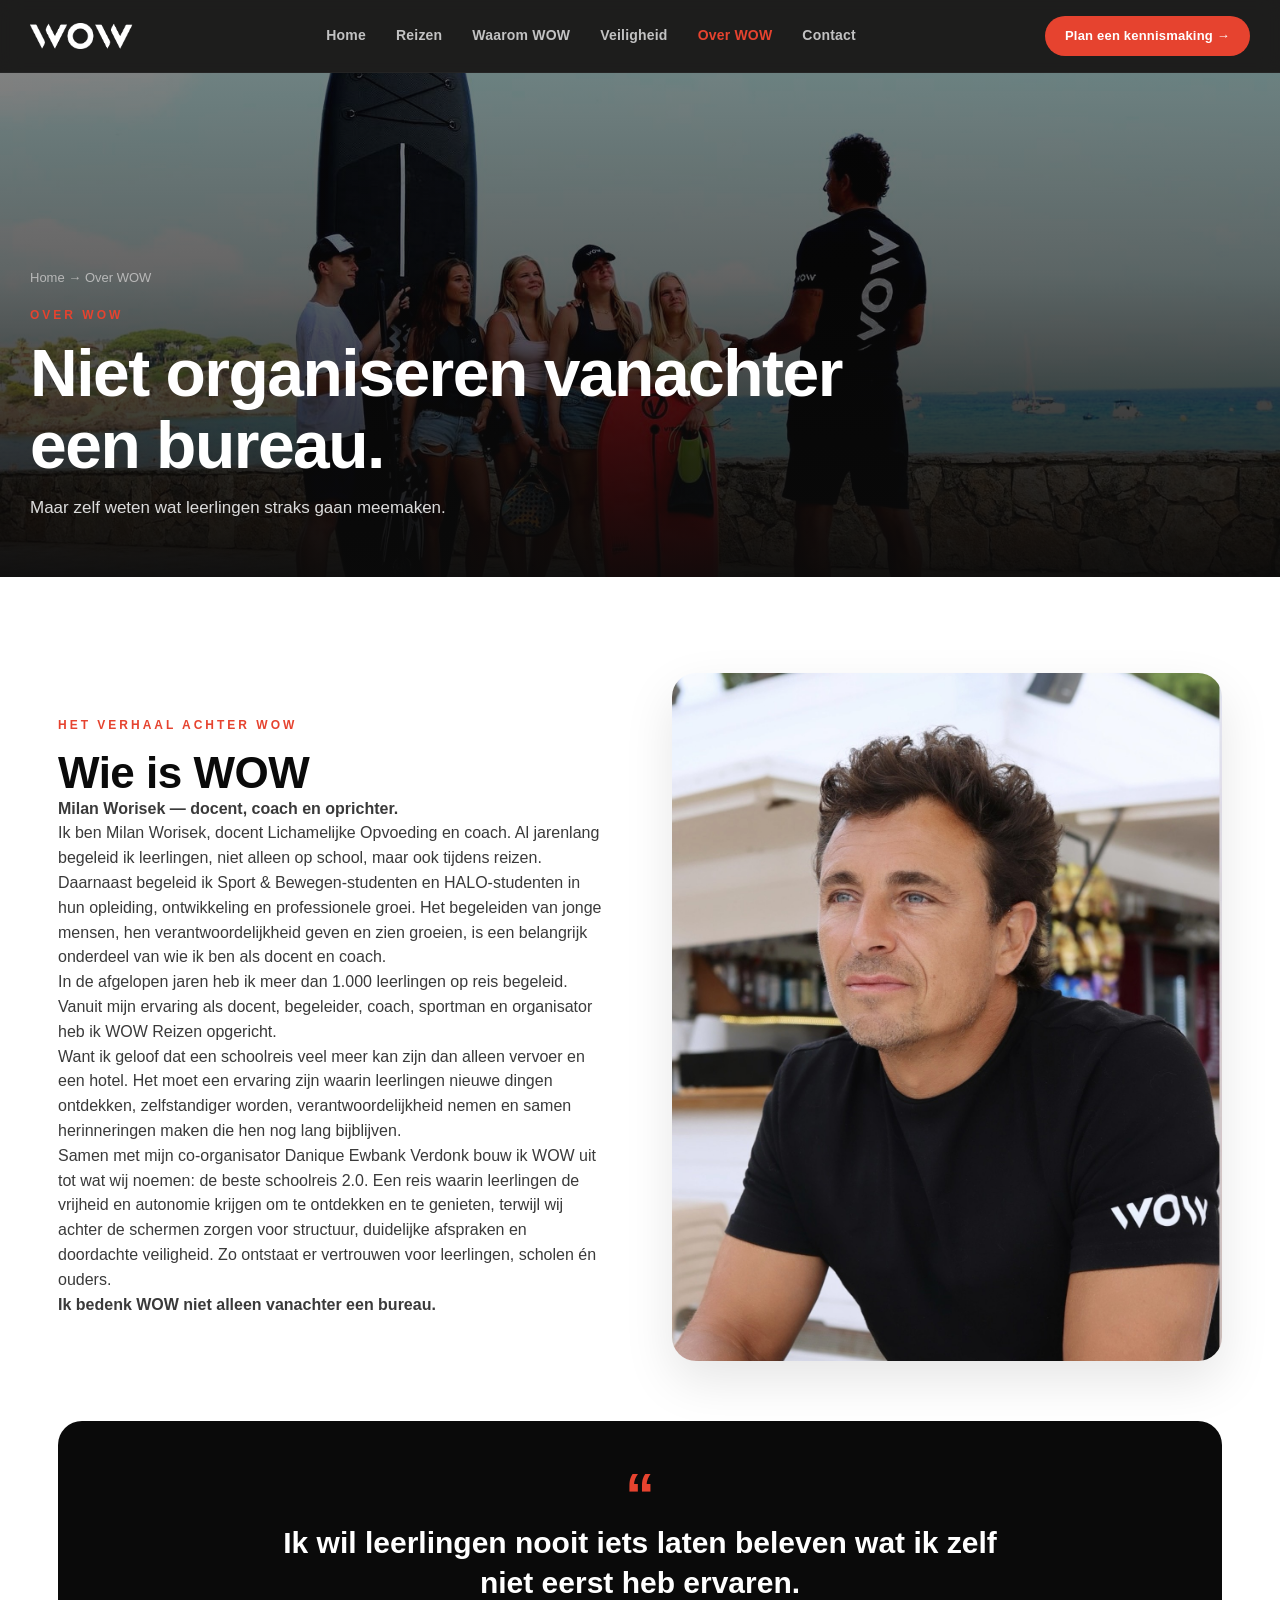
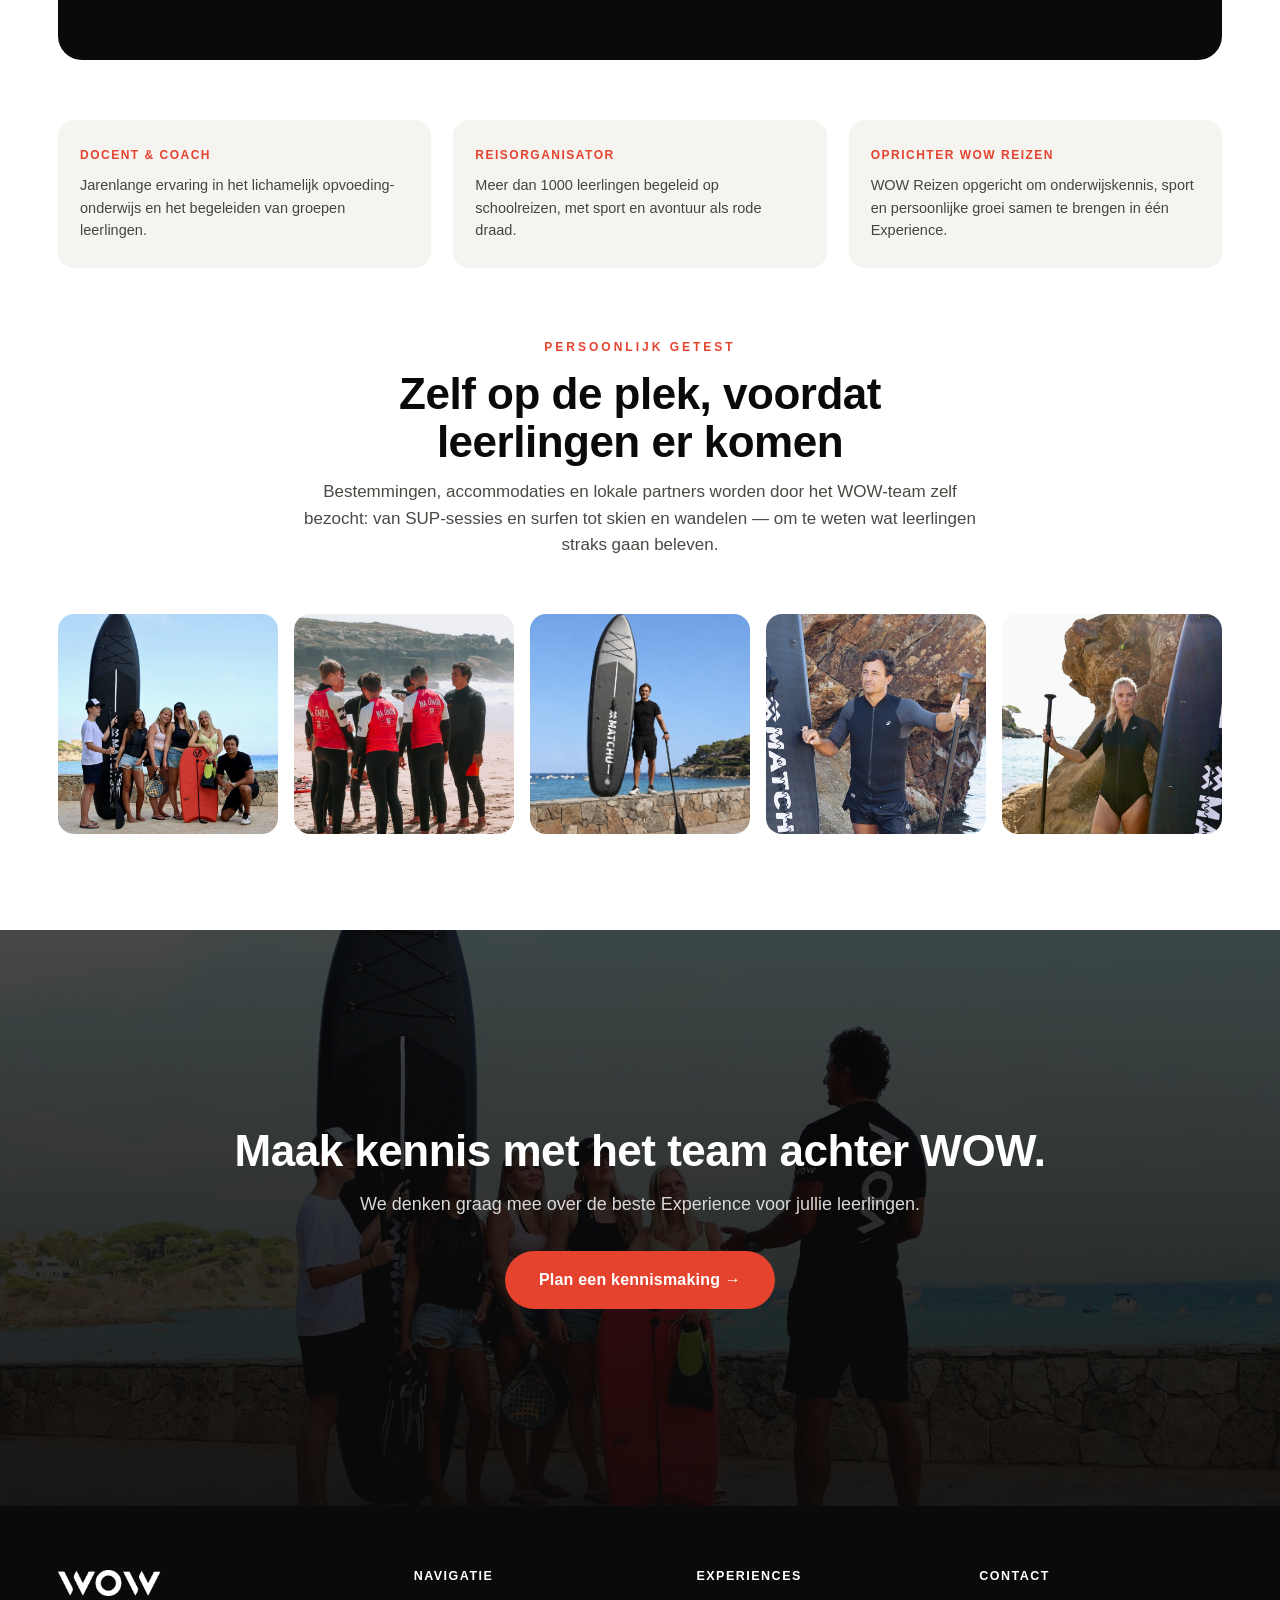
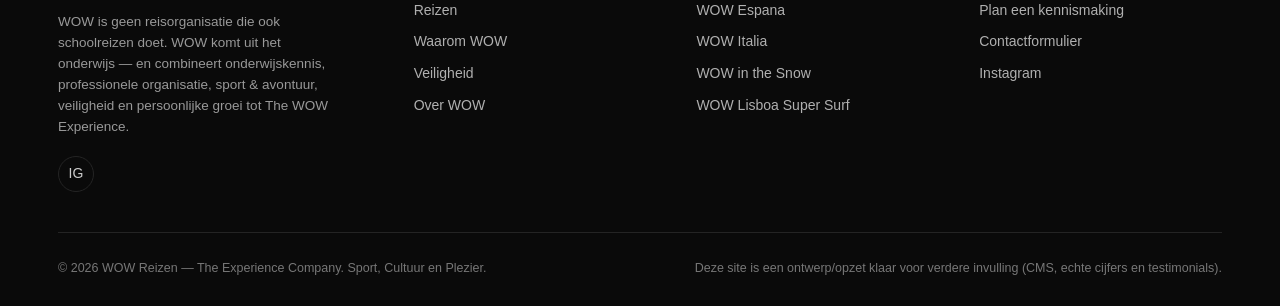
<file: wow-website 23/over-wow.html>
<!DOCTYPE html>
<html lang="nl">
<head>
<meta charset="UTF-8">
<meta name="viewport" content="width=device-width, initial-scale=1.0">
<title>Over WOW | WOW — The Experience Company</title>
<meta name="description" content="Het verhaal achter WOW Reizen: opgericht door Milan Worisek, docent en coach, vanuit jarenlange ervaring in het onderwijs.">
<meta property="og:title" content="Over WOW | WOW — The Experience Company">
<meta property="og:description" content="Het verhaal achter WOW Reizen: opgericht door Milan Worisek, docent en coach, vanuit jarenlange ervaring in het onderwijs.">
<meta property="og:type" content="website">
<link rel="icon" href="assets/wow-logo-black.png">
<link rel="stylesheet" href="css/style.css">
</head>
<body>
<header>
  <div class="wrap nav-inner">
    <a class="brand" href="index.html">
      <img src="assets/wow-logo-white.png" alt="WOW logo">
    </a>
    <nav class="main-nav">
      <a href="index.html">Home</a>
      <a href="reizen.html">Reizen</a>
      <a href="waarom-wow.html">Waarom WOW</a>
      <a href="veiligheid.html">Veiligheid</a>
      <a href="over-wow.html" class="active">Over WOW</a>
      <a href="contact.html">Contact</a>
    </nav>
    <div class="nav-right">
      <a class="btn btn-sm" href="https://calendly.com/wowreizen/30min" target="_blank" rel="noopener">Plan een kennismaking &rarr;</a>
      <button class="hamburger" aria-label="Menu" onclick="document.querySelector('.mobile-menu').classList.add('open');document.body.style.overflow='hidden';">
        &#9776;
      </button>
    </div>
  </div>
</header>

<div class="mobile-menu">
  <div class="mobile-menu-top">
    <img src="assets/wow-logo-white.png" alt="WOW logo">
    <button class="mobile-menu-close" aria-label="Sluiten" onclick="document.querySelector('.mobile-menu').classList.remove('open');document.body.style.overflow='';">&times;</button>
  </div>
  <a href="index.html">Home</a>
      <a href="reizen.html">Reizen</a>
      <a href="waarom-wow.html">Waarom WOW</a>
      <a href="veiligheid.html">Veiligheid</a>
      <a href="over-wow.html">Over WOW</a>
      <a href="contact.html">Contact</a>
  <a class="btn btn-block" href="https://calendly.com/wowreizen/30min" target="_blank" rel="noopener">Plan een kennismaking &rarr;</a>
</div>

<section class="hero-compact">
  <div class="hero-media"><img src="assets/wow-hero-palamos.jpg" alt="Over WOW" class=""></div>
  <div class="wrap hero-content">
    <div class="breadcrumb"><a href="index.html">Home</a> &rarr; Over WOW</div>
    <span class="kicker">Over WOW</span>
    <h1>Niet organiseren vanachter een bureau.</h1>
    <p class="hero-sub">Maar zelf weten wat leerlingen straks gaan meemaken.</p>
  </div>
</section>

<section class="founder-section reveal">
  <div class="wrap">
    <div class="split-grid">
      <div class="split-text">
        <span class="kicker">Het verhaal achter WOW</span>
        <h2>Wie is WOW</h2>
        <p style="font-weight:700;">Milan Worisek &mdash; docent, coach en oprichter.</p>
        <p>Ik ben Milan Worisek, docent Lichamelijke Opvoeding en coach. Al jarenlang begeleid ik leerlingen, niet alleen op school, maar ook tijdens reizen.</p>
        <p>Daarnaast begeleid ik Sport &amp; Bewegen-studenten en HALO-studenten in hun opleiding, ontwikkeling en professionele groei. Het begeleiden van jonge mensen, hen verantwoordelijkheid geven en zien groeien, is een belangrijk onderdeel van wie ik ben als docent en coach.</p>
        <p>In de afgelopen jaren heb ik meer dan 1.000 leerlingen op reis begeleid. Vanuit mijn ervaring als docent, begeleider, coach, sportman en organisator heb ik WOW Reizen opgericht.</p>
        <p>Want ik geloof dat een schoolreis veel meer kan zijn dan alleen vervoer en een hotel. Het moet een ervaring zijn waarin leerlingen nieuwe dingen ontdekken, zelfstandiger worden, verantwoordelijkheid nemen en samen herinneringen maken die hen nog lang bijblijven.</p>
        <p>Samen met mijn co-organisator Danique Ewbank Verdonk bouw ik WOW uit tot wat wij noemen: de beste schoolreis 2.0. Een reis waarin leerlingen de vrijheid en autonomie krijgen om te ontdekken en te genieten, terwijl wij achter de schermen zorgen voor structuur, duidelijke afspraken en doordachte veiligheid. Zo ontstaat er vertrouwen voor leerlingen, scholen &eacute;n ouders.</p>
        <p style="font-weight:700;">Ik bedenk WOW niet alleen vanachter een bureau.</p>
      </div>
      <div class="split-media"><img src="assets/milan-portrait-wow-tshirt.jpg" alt="Milan Worisek, oprichter WOW Reizen" class=""></div>
    </div>

    <div class="founder-quote">
      <span class="mark">&ldquo;</span>
      <p>Ik wil leerlingen nooit iets laten beleven wat ik zelf niet eerst heb ervaren.</p>
    </div>

    <div class="founder-timeline">
      <div class="timeline-card"><div class="role">Docent &amp; coach</div><p>Jarenlange ervaring in het lichamelijk opvoeding-onderwijs en het begeleiden van groepen leerlingen.</p></div>
      <div class="timeline-card"><div class="role">Reisorganisator</div><p>Meer dan 1000 leerlingen begeleid op schoolreizen, met sport en avontuur als rode draad.</p></div>
      <div class="timeline-card"><div class="role">Oprichter WOW Reizen</div><p>WOW Reizen opgericht om onderwijskennis, sport en persoonlijke groei samen te brengen in &eacute;&eacute;n Experience.</p></div>
    </div>

    <div class="section-head" style="margin-top:70px;">
      <span class="kicker">Persoonlijk getest</span>
      <h2>Zelf op de plek, voordat leerlingen er komen</h2>
      <p>Bestemmingen, accommodaties en lokale partners worden door het WOW-team zelf bezocht: van SUP-sessies en surfen tot skien en wandelen &mdash; om te weten wat leerlingen straks gaan beleven.</p>
    </div>
    <div class="founder-gallery" style="grid-template-columns:repeat(auto-fit,minmax(160px,1fr));">
      <img src="assets/founder-sup-group.jpg" alt="Milan met leerlingen en SUP, padel en bodyboard materiaal in Palamós" class="">
      <img src="assets/founder-surf-test.jpg" alt="WOW — surfen testen" class="">
      <img src="assets/founder-sup-solo.jpg" alt="Milan met de WOW SUP-board bij La Fosca, Palamós" class="">
      <img src="assets/founder-milan-sup-paddle.jpg" alt="Milan met de WOW SUP-board en peddel" class="">
      <img src="assets/danique-sup-espana.jpg" alt="Danique met de WOW SUP-board tijdens WOW Espana" class="">
    </div>
  </div>
</section>

<section class="final-cta reveal">
  <div class="hero-media"><img src="assets/wow-hero-palamos.jpg" alt="WOW" class=""></div>
  <div class="wrap final-content">
    <h2>Maak kennis met het team achter WOW.</h2>
    <p>We denken graag mee over de beste Experience voor jullie leerlingen.</p>
    <a class="btn btn-lg" href="https://calendly.com/wowreizen/30min" target="_blank" rel="noopener">Plan een kennismaking &rarr;</a>
  </div>
</section>
<div class="sticky-cta">
  <a class="btn btn-block" href="https://calendly.com/wowreizen/30min" target="_blank" rel="noopener">Plan een kennismaking &rarr;</a>
</div>
<footer>
  <div class="wrap">
    <div class="footer-top">
      <div class="footer-brand">
        <img src="assets/wow-logo-white.png" alt="WOW logo">
        <p>WOW is geen reisorganisatie die ook schoolreizen doet. WOW komt uit het onderwijs — en combineert onderwijskennis, professionele organisatie, sport &amp; avontuur, veiligheid en persoonlijke groei tot The WOW Experience.</p>
        <div class="footer-social">
          <a href="https://www.instagram.com/wowreizen" target="_blank" rel="noopener" aria-label="Instagram">IG</a>
        </div>
      </div>
      <div class="footer-col">
        <h4>Navigatie</h4>
        <a href="reizen.html">Reizen</a>
        <a href="waarom-wow.html">Waarom WOW</a>
        <a href="veiligheid.html">Veiligheid</a>
        <a href="over-wow.html">Over WOW</a>
      </div>
      <div class="footer-col">
        <h4>Experiences</h4>
        <a href="experience-spain.html">WOW Espana</a>
        <a href="experience-italy.html">WOW Italia</a>
        <a href="experience-snow.html">WOW in the Snow</a>
        <a href="experience-lisboa.html">WOW Lisboa Super Surf</a>
      </div>
      <div class="footer-col">
        <h4>Contact</h4>
        <a href="https://calendly.com/wowreizen/30min" target="_blank" rel="noopener">Plan een kennismaking</a>
        <a href="contact.html">Contactformulier</a>
        <a href="https://www.instagram.com/wowreizen" target="_blank" rel="noopener">Instagram</a>
      </div>
    </div>
    <div class="footer-bottom">
      <span>&copy; 2026 WOW Reizen — The Experience Company. Sport, Cultuur en Plezier.</span>
      <span>Deze site is een ontwerp/opzet klaar voor verdere invulling (CMS, echte cijfers en testimonials).</span>
    </div>
  </div>
</footer>

<script src="js/main.js"></script>
</body>
</html>
</file>
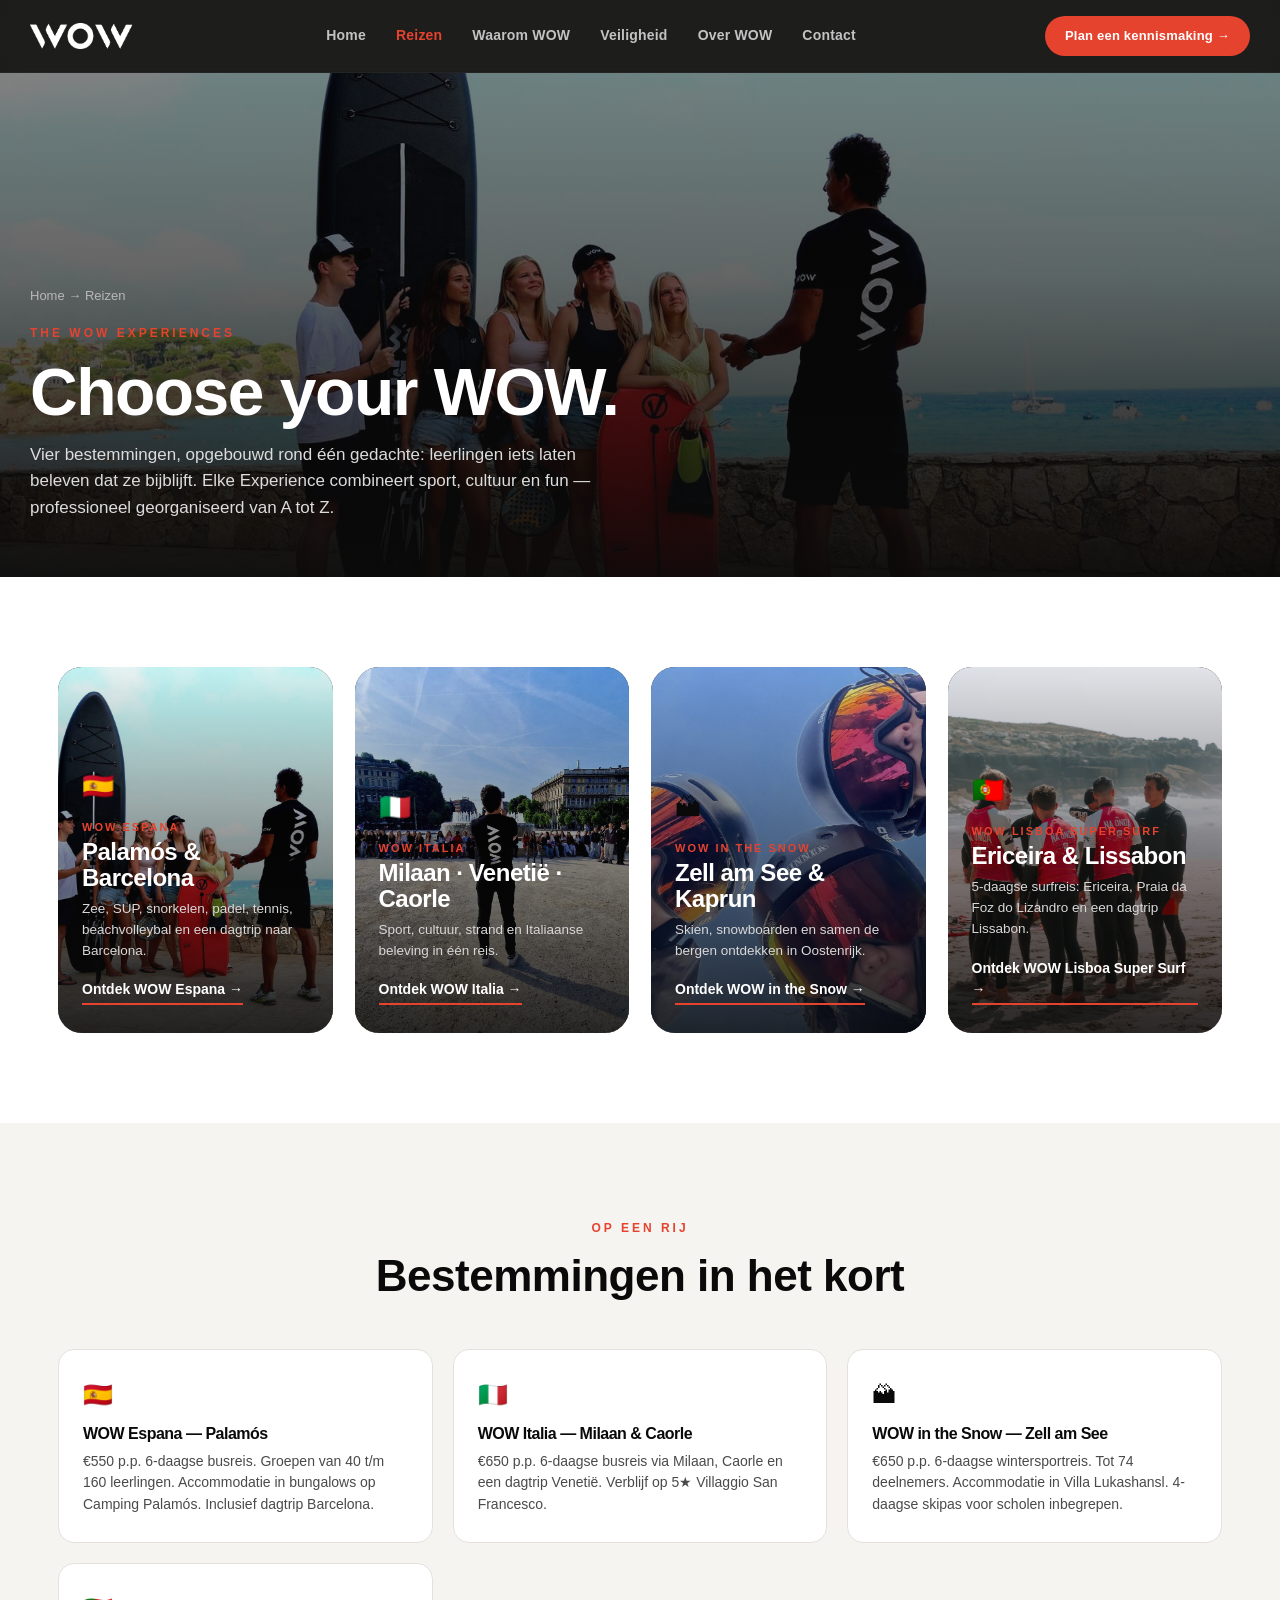
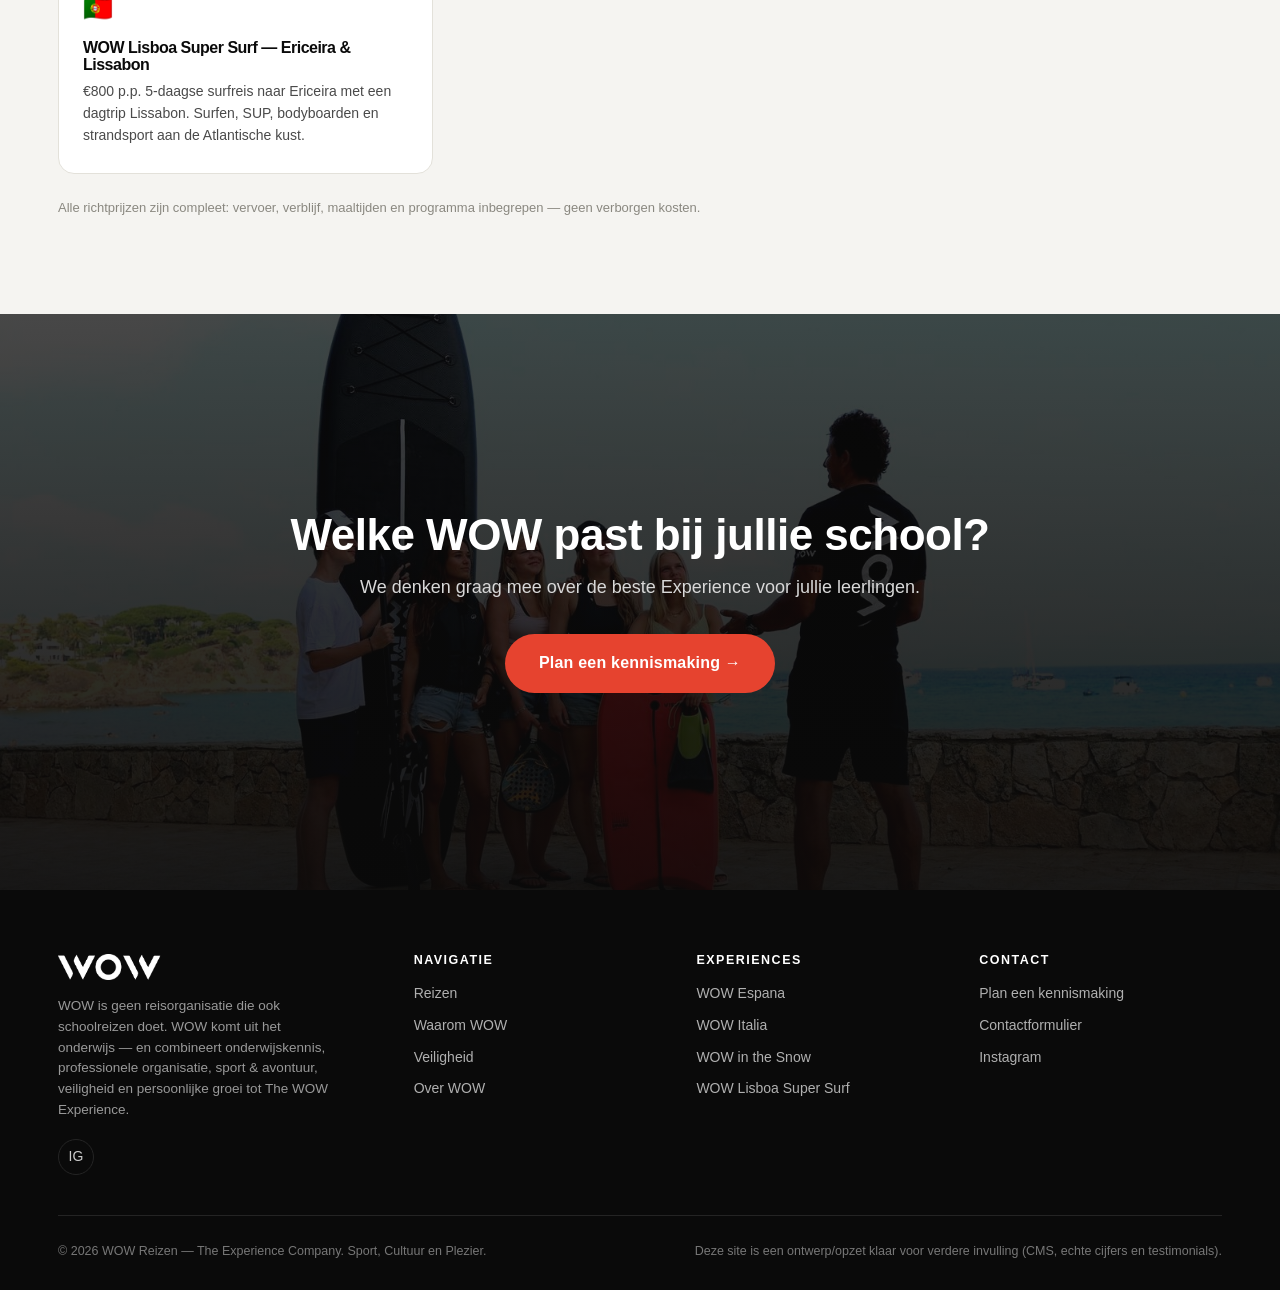
<file: wow-website 23/reizen.html>
<!DOCTYPE html>
<html lang="nl">
<head>
<meta charset="UTF-8">
<meta name="viewport" content="width=device-width, initial-scale=1.0">
<title>Reizen | WOW — The Experience Company</title>
<meta name="description" content="Ontdek de WOW Experiences: WOW Espana (Palamos & Barcelona), WOW Italia, WOW in the Snow (Zell am See & Kaprun) en WOW Lisboa Super Surf.">
<meta property="og:title" content="Reizen | WOW — The Experience Company">
<meta property="og:description" content="Ontdek de WOW Experiences: WOW Espana (Palamos & Barcelona), WOW Italia, WOW in the Snow (Zell am See & Kaprun) en WOW Lisboa Super Surf.">
<meta property="og:type" content="website">
<link rel="icon" href="assets/wow-logo-black.png">
<link rel="stylesheet" href="css/style.css">
</head>
<body>
<header>
  <div class="wrap nav-inner">
    <a class="brand" href="index.html">
      <img src="assets/wow-logo-white.png" alt="WOW logo">
    </a>
    <nav class="main-nav">
      <a href="index.html">Home</a>
      <a href="reizen.html" class="active">Reizen</a>
      <a href="waarom-wow.html">Waarom WOW</a>
      <a href="veiligheid.html">Veiligheid</a>
      <a href="over-wow.html">Over WOW</a>
      <a href="contact.html">Contact</a>
    </nav>
    <div class="nav-right">
      <a class="btn btn-sm" href="https://calendly.com/wowreizen/30min" target="_blank" rel="noopener">Plan een kennismaking &rarr;</a>
      <button class="hamburger" aria-label="Menu" onclick="document.querySelector('.mobile-menu').classList.add('open');document.body.style.overflow='hidden';">
        &#9776;
      </button>
    </div>
  </div>
</header>

<div class="mobile-menu">
  <div class="mobile-menu-top">
    <img src="assets/wow-logo-white.png" alt="WOW logo">
    <button class="mobile-menu-close" aria-label="Sluiten" onclick="document.querySelector('.mobile-menu').classList.remove('open');document.body.style.overflow='';">&times;</button>
  </div>
  <a href="index.html">Home</a>
      <a href="reizen.html">Reizen</a>
      <a href="waarom-wow.html">Waarom WOW</a>
      <a href="veiligheid.html">Veiligheid</a>
      <a href="over-wow.html">Over WOW</a>
      <a href="contact.html">Contact</a>
  <a class="btn btn-block" href="https://calendly.com/wowreizen/30min" target="_blank" rel="noopener">Plan een kennismaking &rarr;</a>
</div>

<section class="hero-compact">
  <div class="hero-media"><img src="assets/wow-hero-palamos.jpg" alt="WOW reizen overzicht" class=""></div>
  <div class="wrap hero-content">
    <div class="breadcrumb"><a href="index.html">Home</a> &rarr; Reizen</div>
    <span class="kicker">The WOW Experiences</span>
    <h1>Choose your WOW.</h1>
    <p class="hero-sub">Vier bestemmingen, opgebouwd rond &eacute;&eacute;n gedachte: leerlingen iets laten beleven dat ze bijblijft. Elke Experience combineert sport, cultuur en fun &mdash; professioneel georganiseerd van A tot Z.</p>
  </div>
</section>

<section class="usp-section reveal">
  <div class="wrap">
    <div class="exp-grid exp-grid-4">
      <a class="exp-card" href="experience-spain.html">
        <img src="assets/wow-hero-palamos.jpg" alt="WOW Espana — Palamos en Barcelona" class="">
        <div class="exp-overlay"></div>
        <div class="exp-body">
          <span class="exp-flag">&#127466;&#127480;</span>
          <span class="exp-kicker">WOW Espana</span>
          <h3>Palam&oacute;s &amp; Barcelona</h3>
          <p>Zee, SUP, snorkelen, padel, tennis, beachvolleybal en een dagtrip naar Barcelona.</p>
          <span class="link-arrow" style="color:#fff;border-color:#e6432f;">Ontdek WOW Espana &rarr;</span>
        </div>
      </a>
      <a class="exp-card" href="experience-italy.html">
        <img src="assets/italy-milaan-fontein.jpg" alt="WOW groep bij de fontein in Milaan" class="">
        <div class="exp-overlay"></div>
        <div class="exp-body">
          <span class="exp-flag">&#127470;&#127481;</span>
          <span class="exp-kicker">WOW Italia</span>
          <h3>Milaan &middot; Veneti&euml; &middot; Caorle</h3>
          <p>Sport, cultuur, strand en Italiaanse beleving in &eacute;&eacute;n reis.</p>
          <span class="link-arrow" style="color:#fff;border-color:#e6432f;">Ontdek WOW Italia &rarr;</span>
        </div>
      </a>
      <a class="exp-card" href="experience-snow.html">
        <img src="assets/snow-goggles-groep.jpg" alt="WOW groep met skibril tijdens WOW in the Snow" class="">
        <div class="exp-overlay"></div>
        <div class="exp-body">
          <span class="exp-flag">&#127956;</span>
          <span class="exp-kicker">WOW in the Snow</span>
          <h3>Zell am See &amp; Kaprun</h3>
          <p>Skien, snowboarden en samen de bergen ontdekken in Oostenrijk.</p>
          <span class="link-arrow" style="color:#fff;border-color:#e6432f;">Ontdek WOW in the Snow &rarr;</span>
        </div>
      </a>
      <a class="exp-card" href="experience-lisboa.html">
        <img src="assets/founder-surf-test.jpg" alt="Surfen aan de Atlantische kust bij Ericeira, Portugal" class="">
        <div class="exp-overlay"></div>
        <div class="exp-body">
          <span class="exp-flag">&#127477;&#127481;</span>
          <span class="exp-kicker">WOW Lisboa Super Surf</span>
          <h3>Ericeira &amp; Lissabon</h3>
          <p>5-daagse surfreis: Ericeira, Praia da Foz do Lizandro en een dagtrip Lissabon.</p>
          <span class="link-arrow" style="color:#fff;border-color:#e6432f;">Ontdek WOW Lisboa Super Surf &rarr;</span>
        </div>
      </a>
    </div>
  </div>
</section>

<section class="compare-section reveal">
  <div class="wrap">
    <div class="section-head">
      <span class="kicker">Op een rij</span>
      <h2>Bestemmingen in het kort</h2>
    </div>
    <div class="info-grid">
      <div class="info-card">
        <span class="icon">&#127466;&#127480;</span>
        <h3>WOW Espana &mdash; Palam&oacute;s</h3>
        <p>&euro;550 p.p. 6-daagse busreis. Groepen van 40 t/m 160 leerlingen. Accommodatie in bungalows op Camping Palam&oacute;s. Inclusief dagtrip Barcelona.</p>
      </div>
      <div class="info-card">
        <span class="icon">&#127470;&#127481;</span>
        <h3>WOW Italia &mdash; Milaan &amp; Caorle</h3>
        <p>&euro;650 p.p. 6-daagse busreis via Milaan, Caorle en een dagtrip Veneti&euml;. Verblijf op 5&#9733; Villaggio San Francesco.</p>
      </div>
      <div class="info-card">
        <span class="icon">&#127956;</span>
        <h3>WOW in the Snow &mdash; Zell am See</h3>
        <p>&euro;650 p.p. 6-daagse wintersportreis. Tot 74 deelnemers. Accommodatie in Villa Lukashansl. 4-daagse skipas voor scholen inbegrepen.</p>
      </div>
      <div class="info-card">
        <span class="icon">&#127477;&#127481;</span>
        <h3>WOW Lisboa Super Surf &mdash; Ericeira &amp; Lissabon</h3>
        <p>&euro;800 p.p. 5-daagse surfreis naar Ericeira met een dagtrip Lissabon. Surfen, SUP, bodyboarden en strandsport aan de Atlantische kust.</p>
      </div>
    </div>
    <p class="muted" style="margin-top:24px;font-size:13px;">Alle richtprijzen zijn compleet: vervoer, verblijf, maaltijden en programma inbegrepen &mdash; geen verborgen kosten.</p>
  </div>
</section>

<section class="final-cta reveal">
  <div class="hero-media"><img src="assets/wow-hero-palamos.jpg" alt="WOW schoolreis" class=""></div>
  <div class="wrap final-content">
    <h2>Welke WOW past bij jullie school?</h2>
    <p>We denken graag mee over de beste Experience voor jullie leerlingen.</p>
    <a class="btn btn-lg" href="https://calendly.com/wowreizen/30min" target="_blank" rel="noopener">Plan een kennismaking &rarr;</a>
  </div>
</section>
<div class="sticky-cta">
  <a class="btn btn-block" href="https://calendly.com/wowreizen/30min" target="_blank" rel="noopener">Plan een kennismaking &rarr;</a>
</div>
<footer>
  <div class="wrap">
    <div class="footer-top">
      <div class="footer-brand">
        <img src="assets/wow-logo-white.png" alt="WOW logo">
        <p>WOW is geen reisorganisatie die ook schoolreizen doet. WOW komt uit het onderwijs — en combineert onderwijskennis, professionele organisatie, sport &amp; avontuur, veiligheid en persoonlijke groei tot The WOW Experience.</p>
        <div class="footer-social">
          <a href="https://www.instagram.com/wowreizen" target="_blank" rel="noopener" aria-label="Instagram">IG</a>
        </div>
      </div>
      <div class="footer-col">
        <h4>Navigatie</h4>
        <a href="reizen.html">Reizen</a>
        <a href="waarom-wow.html">Waarom WOW</a>
        <a href="veiligheid.html">Veiligheid</a>
        <a href="over-wow.html">Over WOW</a>
      </div>
      <div class="footer-col">
        <h4>Experiences</h4>
        <a href="experience-spain.html">WOW Espana</a>
        <a href="experience-italy.html">WOW Italia</a>
        <a href="experience-snow.html">WOW in the Snow</a>
        <a href="experience-lisboa.html">WOW Lisboa Super Surf</a>
      </div>
      <div class="footer-col">
        <h4>Contact</h4>
        <a href="https://calendly.com/wowreizen/30min" target="_blank" rel="noopener">Plan een kennismaking</a>
        <a href="contact.html">Contactformulier</a>
        <a href="https://www.instagram.com/wowreizen" target="_blank" rel="noopener">Instagram</a>
      </div>
    </div>
    <div class="footer-bottom">
      <span>&copy; 2026 WOW Reizen — The Experience Company. Sport, Cultuur en Plezier.</span>
      <span>Deze site is een ontwerp/opzet klaar voor verdere invulling (CMS, echte cijfers en testimonials).</span>
    </div>
  </div>
</footer>

<script src="js/main.js"></script>
</body>
</html>
</file>
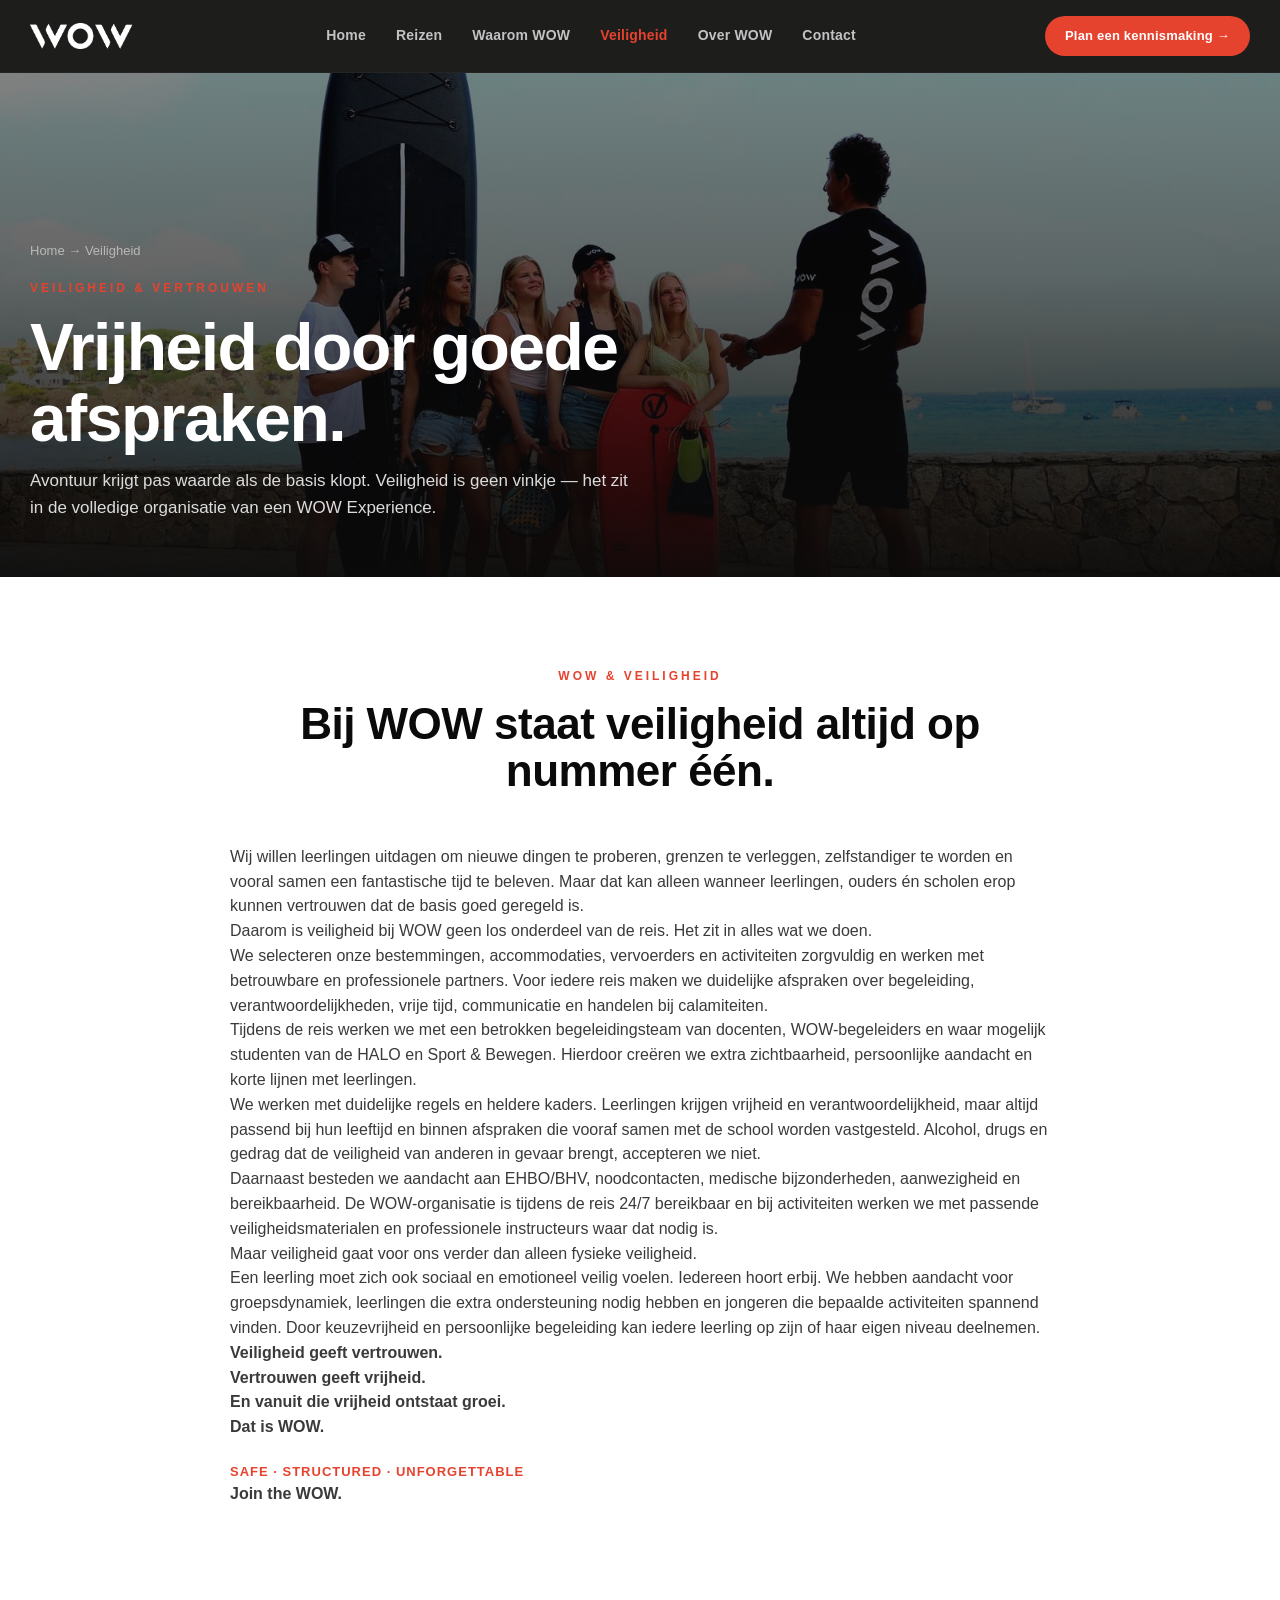
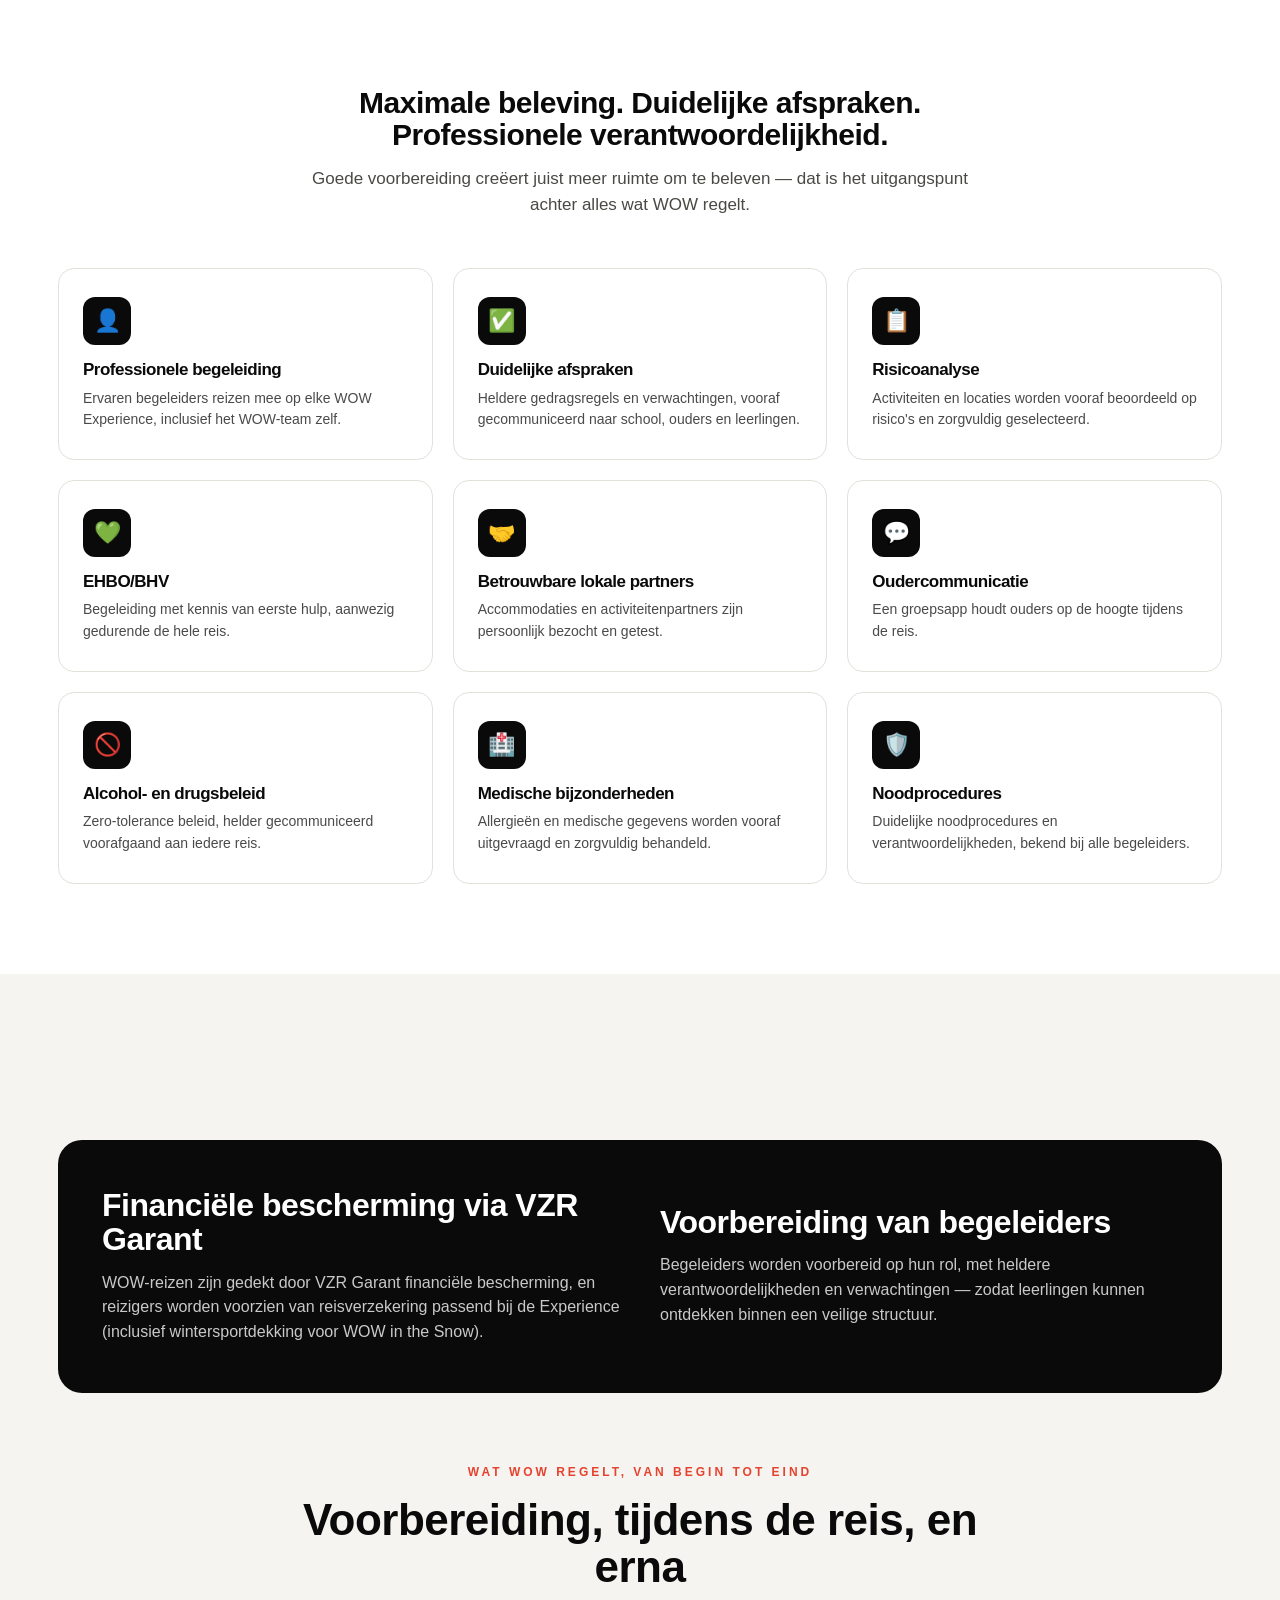
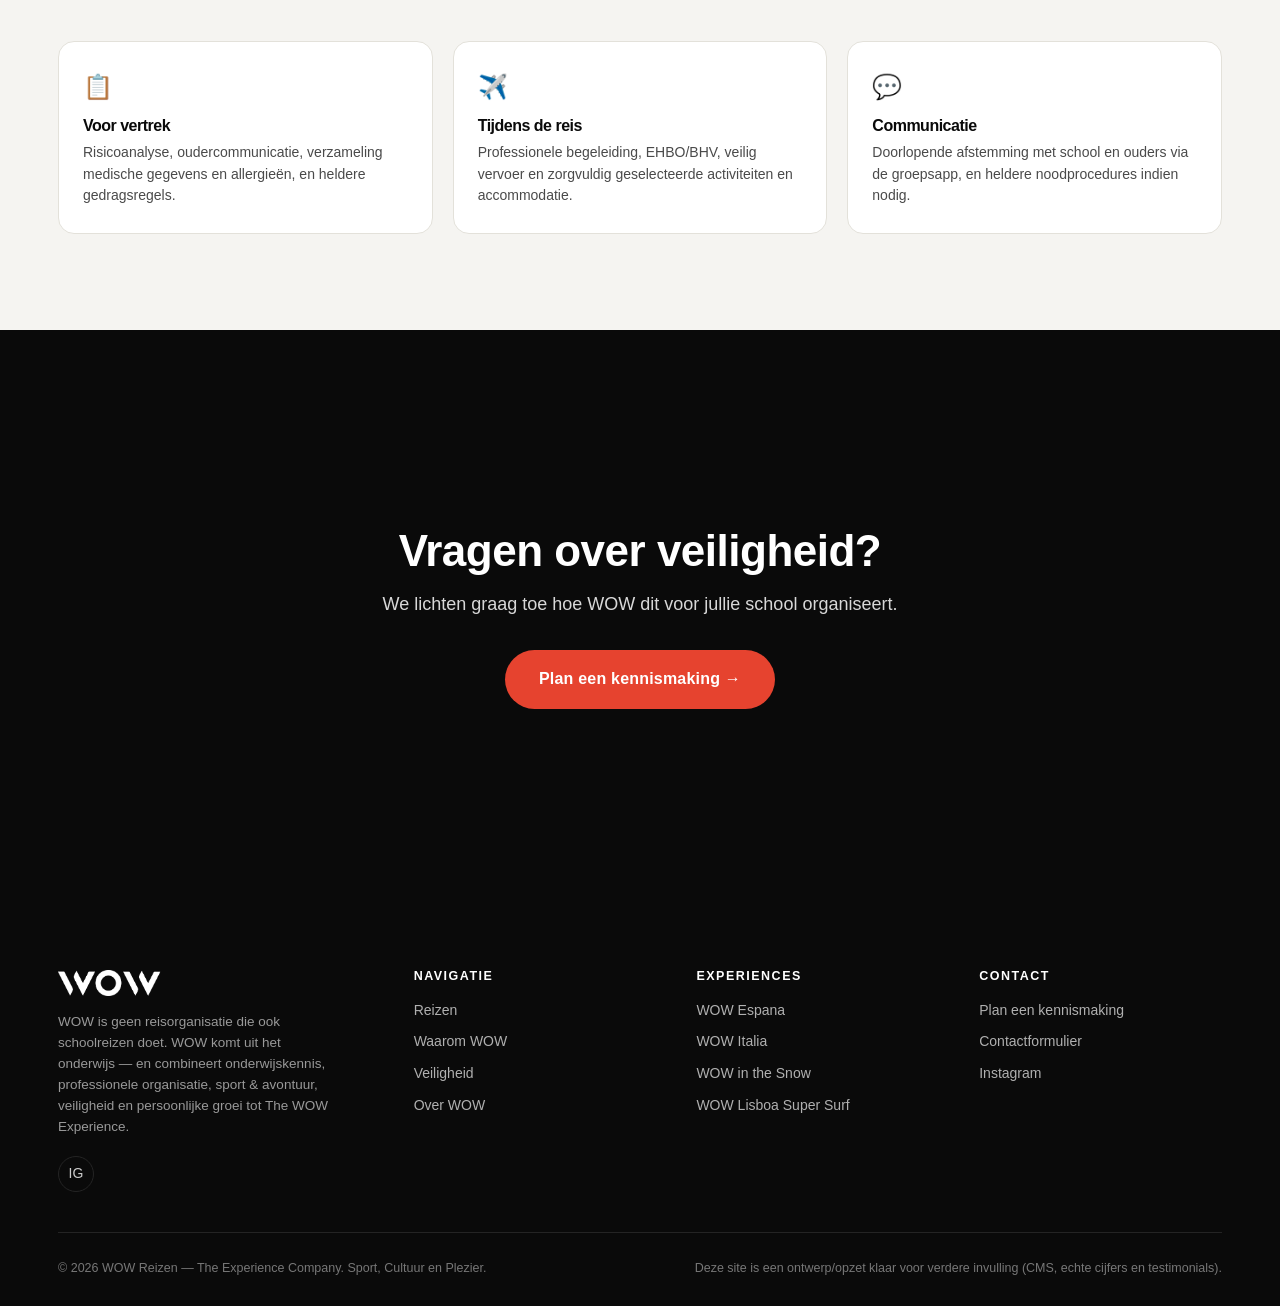
<file: wow-website 23/veiligheid.html>
<!DOCTYPE html>
<html lang="nl">
<head>
<meta charset="UTF-8">
<meta name="viewport" content="width=device-width, initial-scale=1.0">
<title>Veiligheid & Vertrouwen | WOW — The Experience Company</title>
<meta name="description" content="Veiligheid bij WOW: professionele begeleiding, risicoanalyse, EHBO/BHV, oudercommunicatie en VZR Garant financiële bescherming.">
<meta property="og:title" content="Veiligheid & Vertrouwen | WOW — The Experience Company">
<meta property="og:description" content="Veiligheid bij WOW: professionele begeleiding, risicoanalyse, EHBO/BHV, oudercommunicatie en VZR Garant financiële bescherming.">
<meta property="og:type" content="website">
<link rel="icon" href="assets/wow-logo-black.png">
<link rel="stylesheet" href="css/style.css">
</head>
<body>
<header>
  <div class="wrap nav-inner">
    <a class="brand" href="index.html">
      <img src="assets/wow-logo-white.png" alt="WOW logo">
    </a>
    <nav class="main-nav">
      <a href="index.html">Home</a>
      <a href="reizen.html">Reizen</a>
      <a href="waarom-wow.html">Waarom WOW</a>
      <a href="veiligheid.html" class="active">Veiligheid</a>
      <a href="over-wow.html">Over WOW</a>
      <a href="contact.html">Contact</a>
    </nav>
    <div class="nav-right">
      <a class="btn btn-sm" href="https://calendly.com/wowreizen/30min" target="_blank" rel="noopener">Plan een kennismaking &rarr;</a>
      <button class="hamburger" aria-label="Menu" onclick="document.querySelector('.mobile-menu').classList.add('open');document.body.style.overflow='hidden';">
        &#9776;
      </button>
    </div>
  </div>
</header>

<div class="mobile-menu">
  <div class="mobile-menu-top">
    <img src="assets/wow-logo-white.png" alt="WOW logo">
    <button class="mobile-menu-close" aria-label="Sluiten" onclick="document.querySelector('.mobile-menu').classList.remove('open');document.body.style.overflow='';">&times;</button>
  </div>
  <a href="index.html">Home</a>
      <a href="reizen.html">Reizen</a>
      <a href="waarom-wow.html">Waarom WOW</a>
      <a href="veiligheid.html">Veiligheid</a>
      <a href="over-wow.html">Over WOW</a>
      <a href="contact.html">Contact</a>
  <a class="btn btn-block" href="https://calendly.com/wowreizen/30min" target="_blank" rel="noopener">Plan een kennismaking &rarr;</a>
</div>

<section class="hero-compact">
  <div class="hero-media"><img src="assets/wow-hero-palamos.jpg" alt="Veiligheid bij WOW" class=""></div>
  <div class="wrap hero-content">
    <div class="breadcrumb"><a href="index.html">Home</a> &rarr; Veiligheid</div>
    <span class="kicker">Veiligheid &amp; vertrouwen</span>
    <h1>Vrijheid door goede afspraken.</h1>
    <p class="hero-sub">Avontuur krijgt pas waarde als de basis klopt. Veiligheid is geen vinkje &mdash; het zit in de volledige organisatie van een WOW Experience.</p>
  </div>
</section>

<section class="usp-section reveal">
  <div class="wrap">
    <div class="section-head" style="max-width:820px;">
      <span class="kicker">WOW &amp; Veiligheid</span>
      <h2>Bij WOW staat veiligheid altijd op nummer &eacute;&eacute;n.</h2>
    </div>
    <div style="max-width:820px;margin:0 auto;">
      <p>Wij willen leerlingen uitdagen om nieuwe dingen te proberen, grenzen te verleggen, zelfstandiger te worden en vooral samen een fantastische tijd te beleven. Maar dat kan alleen wanneer leerlingen, ouders &eacute;n scholen erop kunnen vertrouwen dat de basis goed geregeld is.</p>
      <p>Daarom is veiligheid bij WOW geen los onderdeel van de reis. Het zit in alles wat we doen.</p>
      <p>We selecteren onze bestemmingen, accommodaties, vervoerders en activiteiten zorgvuldig en werken met betrouwbare en professionele partners. Voor iedere reis maken we duidelijke afspraken over begeleiding, verantwoordelijkheden, vrije tijd, communicatie en handelen bij calamiteiten.</p>
      <p>Tijdens de reis werken we met een betrokken begeleidingsteam van docenten, WOW-begeleiders en waar mogelijk studenten van de HALO en Sport &amp; Bewegen. Hierdoor cre&euml;ren we extra zichtbaarheid, persoonlijke aandacht en korte lijnen met leerlingen.</p>
      <p>We werken met duidelijke regels en heldere kaders. Leerlingen krijgen vrijheid en verantwoordelijkheid, maar altijd passend bij hun leeftijd en binnen afspraken die vooraf samen met de school worden vastgesteld. Alcohol, drugs en gedrag dat de veiligheid van anderen in gevaar brengt, accepteren we niet.</p>
      <p>Daarnaast besteden we aandacht aan EHBO/BHV, noodcontacten, medische bijzonderheden, aanwezigheid en bereikbaarheid. De WOW-organisatie is tijdens de reis 24/7 bereikbaar en bij activiteiten werken we met passende veiligheidsmaterialen en professionele instructeurs waar dat nodig is.</p>
      <p>Maar veiligheid gaat voor ons verder dan alleen fysieke veiligheid.</p>
      <p>Een leerling moet zich ook sociaal en emotioneel veilig voelen. Iedereen hoort erbij. We hebben aandacht voor groepsdynamiek, leerlingen die extra ondersteuning nodig hebben en jongeren die bepaalde activiteiten spannend vinden. Door keuzevrijheid en persoonlijke begeleiding kan iedere leerling op zijn of haar eigen niveau deelnemen.</p>
      <p style="font-weight:700;">Veiligheid geeft vertrouwen.<br>Vertrouwen geeft vrijheid.<br>En vanuit die vrijheid ontstaat groei.</p>
      <p style="font-weight:700;">Dat is WOW.</p>
      <p style="color:#e6432f;font-weight:800;letter-spacing:1px;text-transform:uppercase;font-size:13px;margin-top:22px;">Safe &middot; Structured &middot; Unforgettable</p>
      <p style="font-weight:700;">Join the WOW.</p>
    </div>
  </div>
</section>

<section class="usp-section alt reveal">
  <div class="wrap">
    <div class="section-head">
      <h2 style="font-size:clamp(22px,3vw,30px);">Maximale beleving. Duidelijke afspraken. Professionele verantwoordelijkheid.</h2>
      <p>Goede voorbereiding creëert juist meer ruimte om te beleven &mdash; dat is het uitgangspunt achter alles wat WOW regelt.</p>
    </div>
    <div class="safety-grid">
      <div class="safety-card"><span class="icon">&#128100;</span><h3>Professionele begeleiding</h3><p>Ervaren begeleiders reizen mee op elke WOW Experience, inclusief het WOW-team zelf.</p></div>
      <div class="safety-card"><span class="icon">&#9989;</span><h3>Duidelijke afspraken</h3><p>Heldere gedragsregels en verwachtingen, vooraf gecommuniceerd naar school, ouders en leerlingen.</p></div>
      <div class="safety-card"><span class="icon">&#128203;</span><h3>Risicoanalyse</h3><p>Activiteiten en locaties worden vooraf beoordeeld op risico's en zorgvuldig geselecteerd.</p></div>
      <div class="safety-card"><span class="icon">&#128154;</span><h3>EHBO/BHV</h3><p>Begeleiding met kennis van eerste hulp, aanwezig gedurende de hele reis.</p></div>
      <div class="safety-card"><span class="icon">&#129309;</span><h3>Betrouwbare lokale partners</h3><p>Accommodaties en activiteitenpartners zijn persoonlijk bezocht en getest.</p></div>
      <div class="safety-card"><span class="icon">&#128172;</span><h3>Oudercommunicatie</h3><p>Een groepsapp houdt ouders op de hoogte tijdens de reis.</p></div>
      <div class="safety-card"><span class="icon">&#128683;</span><h3>Alcohol- en drugsbeleid</h3><p>Zero-tolerance beleid, helder gecommuniceerd voorafgaand aan iedere reis.</p></div>
      <div class="safety-card"><span class="icon">&#127973;</span><h3>Medische bijzonderheden</h3><p>Allergie&euml;n en medische gegevens worden vooraf uitgevraagd en zorgvuldig behandeld.</p></div>
      <div class="safety-card"><span class="icon">&#128737;&#65039;</span><h3>Noodprocedures</h3><p>Duidelijke noodprocedures en verantwoordelijkheden, bekend bij alle begeleiders.</p></div>
    </div>
  </div>
</section>

<section class="split-section alt reveal">
  <div class="wrap">
    <div class="safety-banner">
      <div>
        <h2>Financi&euml;le bescherming via VZR Garant</h2>
        <p>WOW-reizen zijn gedekt door VZR Garant financi&euml;le bescherming, en reizigers worden voorzien van reisverzekering passend bij de Experience (inclusief wintersportdekking voor WOW in the Snow).</p>
      </div>
      <div>
        <h2>Voorbereiding van begeleiders</h2>
        <p>Begeleiders worden voorbereid op hun rol, met heldere verantwoordelijkheden en verwachtingen &mdash; zodat leerlingen kunnen ontdekken binnen een veilige structuur.</p>
      </div>
    </div>
    <div class="section-head">
      <span class="kicker">Wat WOW regelt, van begin tot eind</span>
      <h2>Voorbereiding, tijdens de reis, en erna</h2>
    </div>
    <div class="info-grid">
      <div class="info-card"><span class="icon">&#128203;</span><h3>Voor vertrek</h3><p>Risicoanalyse, oudercommunicatie, verzameling medische gegevens en allergie&euml;n, en heldere gedragsregels.</p></div>
      <div class="info-card"><span class="icon">&#9992;&#65039;</span><h3>Tijdens de reis</h3><p>Professionele begeleiding, EHBO/BHV, veilig vervoer en zorgvuldig geselecteerde activiteiten en accommodatie.</p></div>
      <div class="info-card"><span class="icon">&#128172;</span><h3>Communicatie</h3><p>Doorlopende afstemming met school en ouders via de groepsapp, en heldere noodprocedures indien nodig.</p></div>
    </div>
  </div>
</section>

<section class="final-cta reveal">
  <div class="wrap final-content">
    <h2>Vragen over veiligheid?</h2>
    <p>We lichten graag toe hoe WOW dit voor jullie school organiseert.</p>
    <a class="btn btn-lg" href="https://calendly.com/wowreizen/30min" target="_blank" rel="noopener">Plan een kennismaking &rarr;</a>
  </div>
</section>
<div class="sticky-cta">
  <a class="btn btn-block" href="https://calendly.com/wowreizen/30min" target="_blank" rel="noopener">Plan een kennismaking &rarr;</a>
</div>
<footer>
  <div class="wrap">
    <div class="footer-top">
      <div class="footer-brand">
        <img src="assets/wow-logo-white.png" alt="WOW logo">
        <p>WOW is geen reisorganisatie die ook schoolreizen doet. WOW komt uit het onderwijs — en combineert onderwijskennis, professionele organisatie, sport &amp; avontuur, veiligheid en persoonlijke groei tot The WOW Experience.</p>
        <div class="footer-social">
          <a href="https://www.instagram.com/wowreizen" target="_blank" rel="noopener" aria-label="Instagram">IG</a>
        </div>
      </div>
      <div class="footer-col">
        <h4>Navigatie</h4>
        <a href="reizen.html">Reizen</a>
        <a href="waarom-wow.html">Waarom WOW</a>
        <a href="veiligheid.html">Veiligheid</a>
        <a href="over-wow.html">Over WOW</a>
      </div>
      <div class="footer-col">
        <h4>Experiences</h4>
        <a href="experience-spain.html">WOW Espana</a>
        <a href="experience-italy.html">WOW Italia</a>
        <a href="experience-snow.html">WOW in the Snow</a>
        <a href="experience-lisboa.html">WOW Lisboa Super Surf</a>
      </div>
      <div class="footer-col">
        <h4>Contact</h4>
        <a href="https://calendly.com/wowreizen/30min" target="_blank" rel="noopener">Plan een kennismaking</a>
        <a href="contact.html">Contactformulier</a>
        <a href="https://www.instagram.com/wowreizen" target="_blank" rel="noopener">Instagram</a>
      </div>
    </div>
    <div class="footer-bottom">
      <span>&copy; 2026 WOW Reizen — The Experience Company. Sport, Cultuur en Plezier.</span>
      <span>Deze site is een ontwerp/opzet klaar voor verdere invulling (CMS, echte cijfers en testimonials).</span>
    </div>
  </div>
</footer>

<script src="js/main.js"></script>
</body>
</html>
</file>
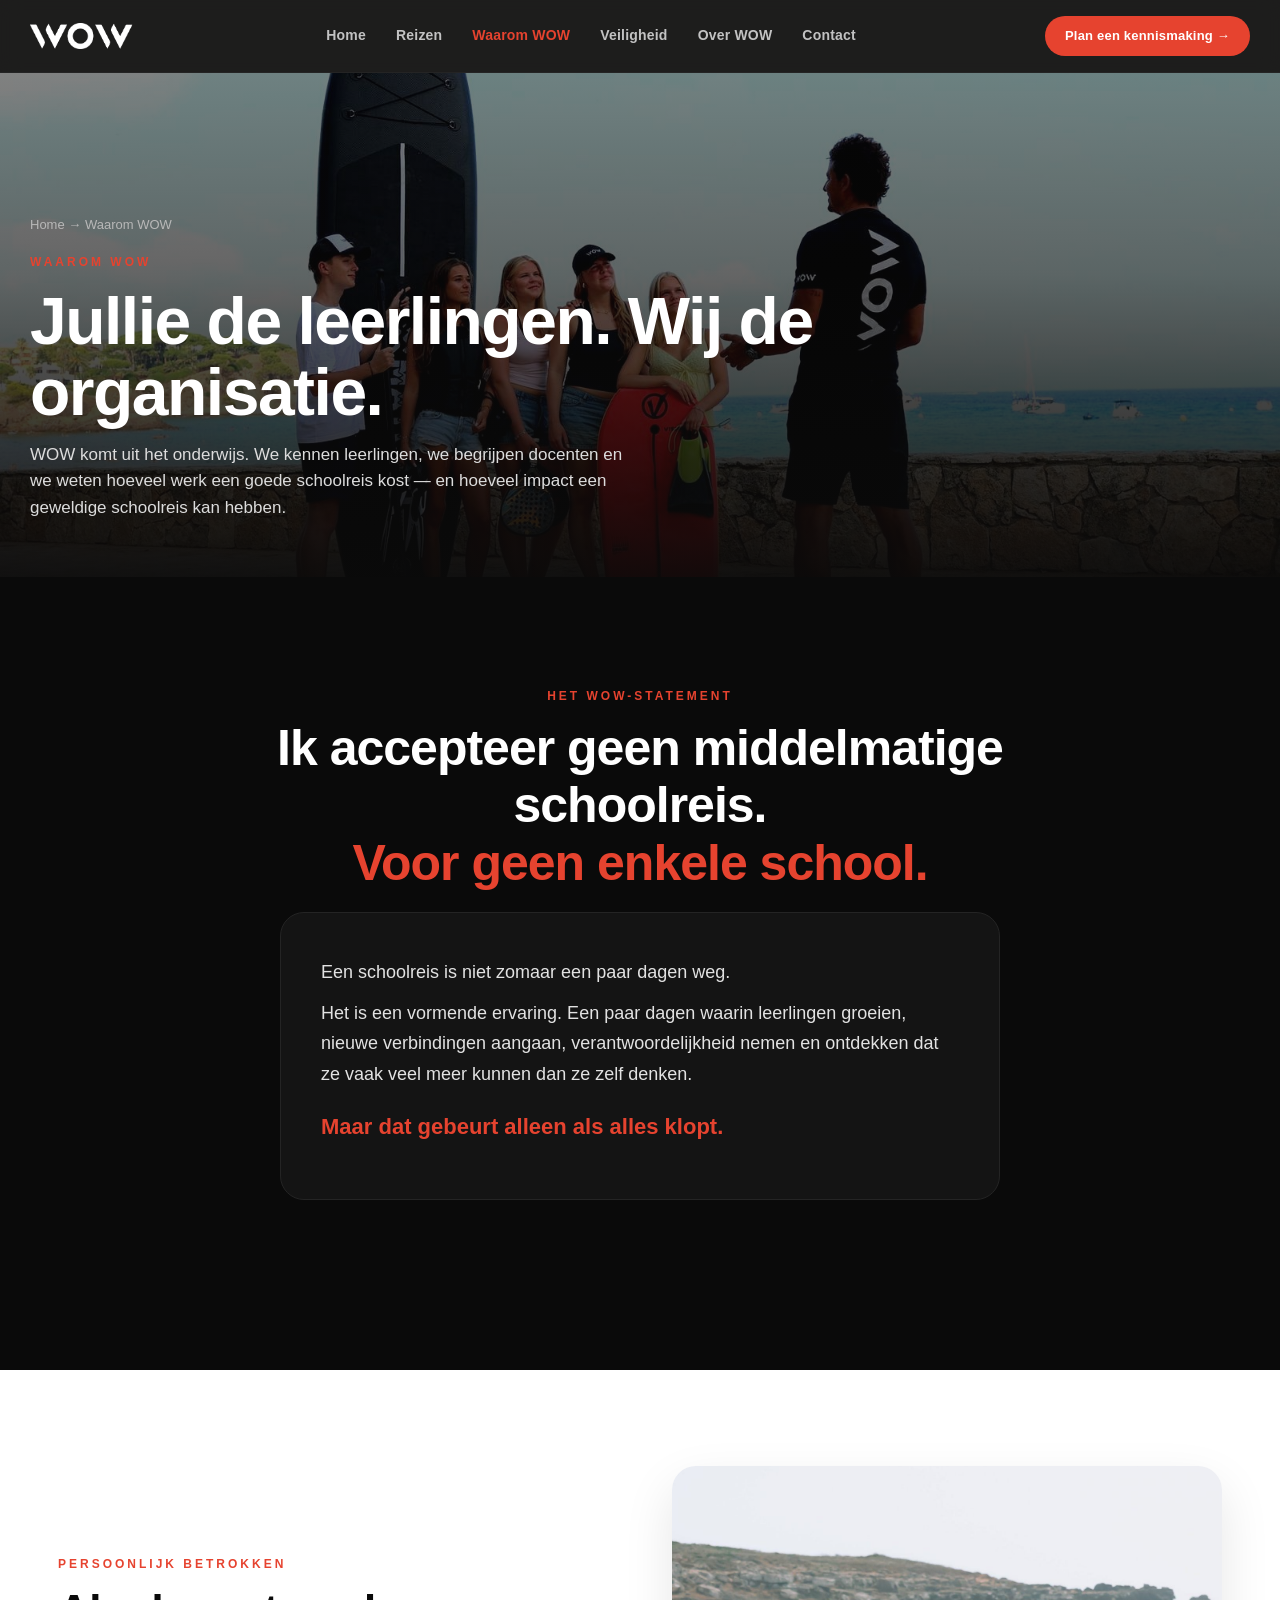
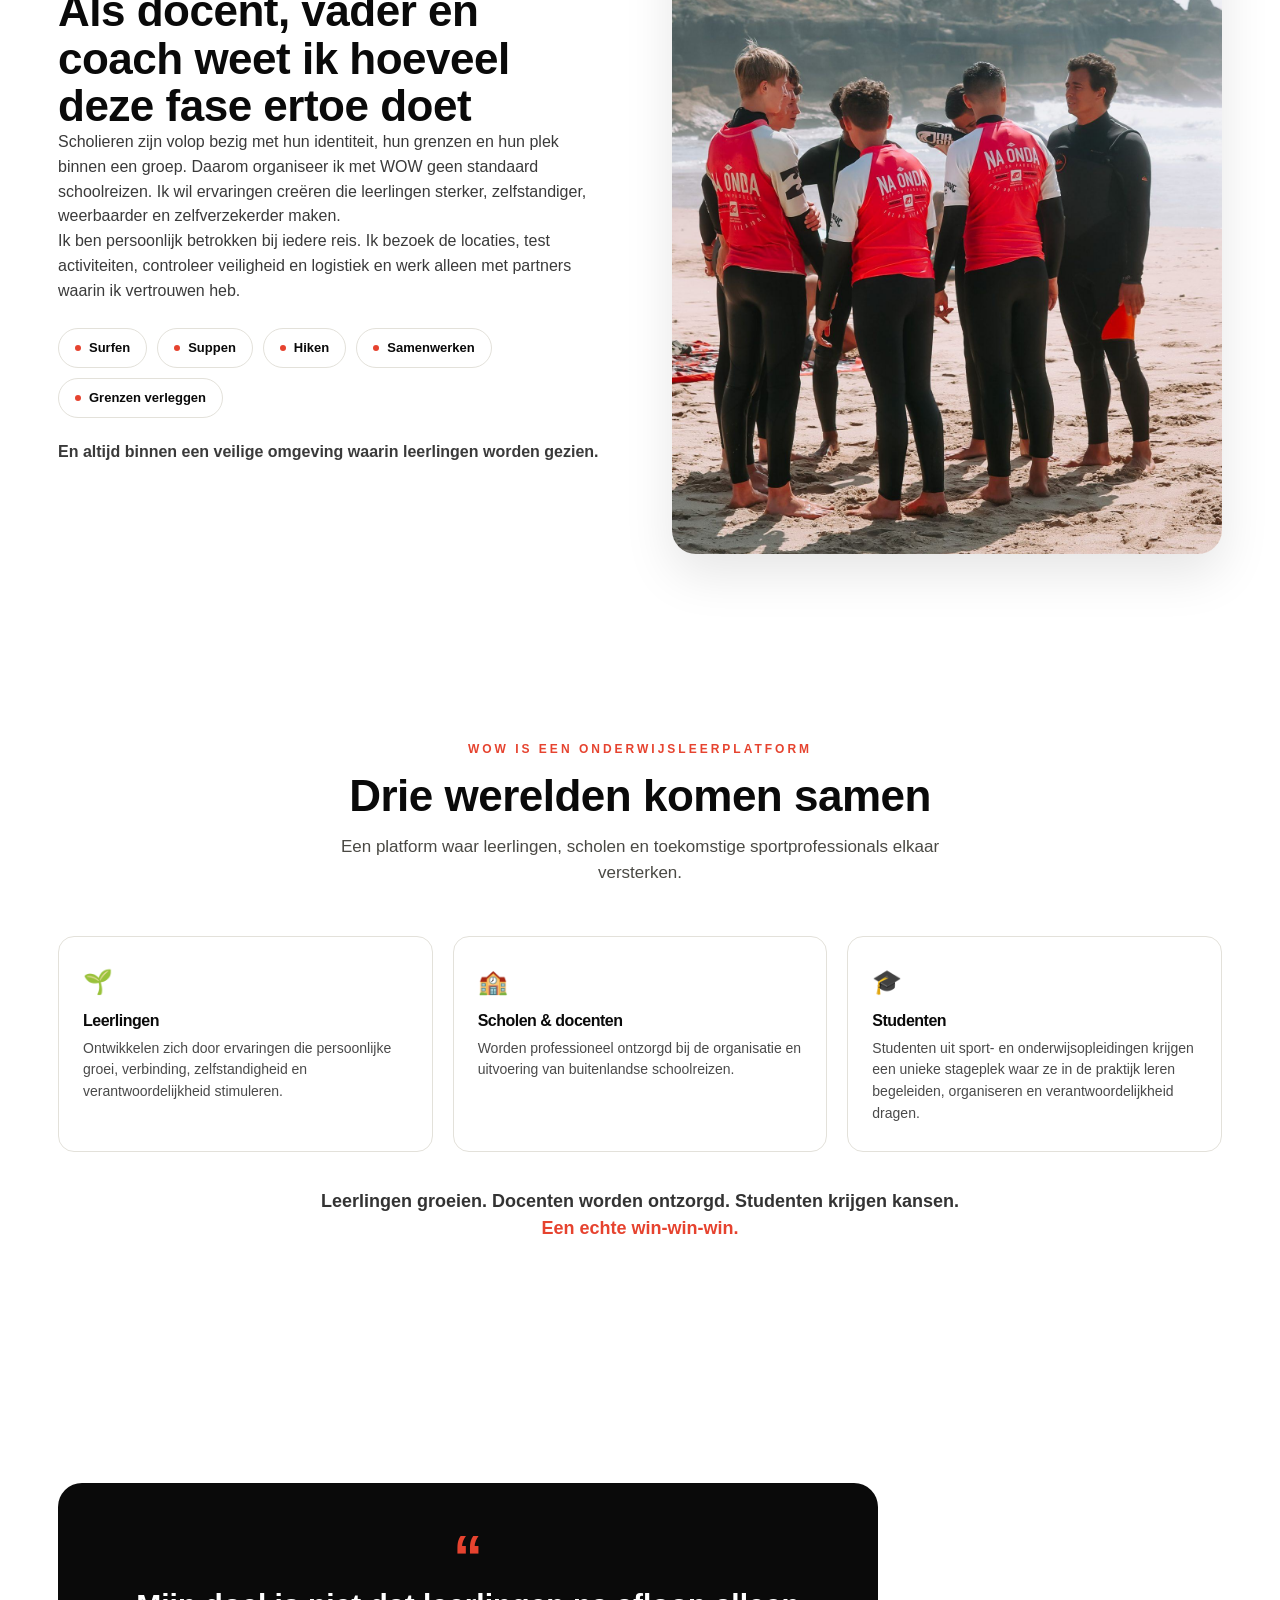
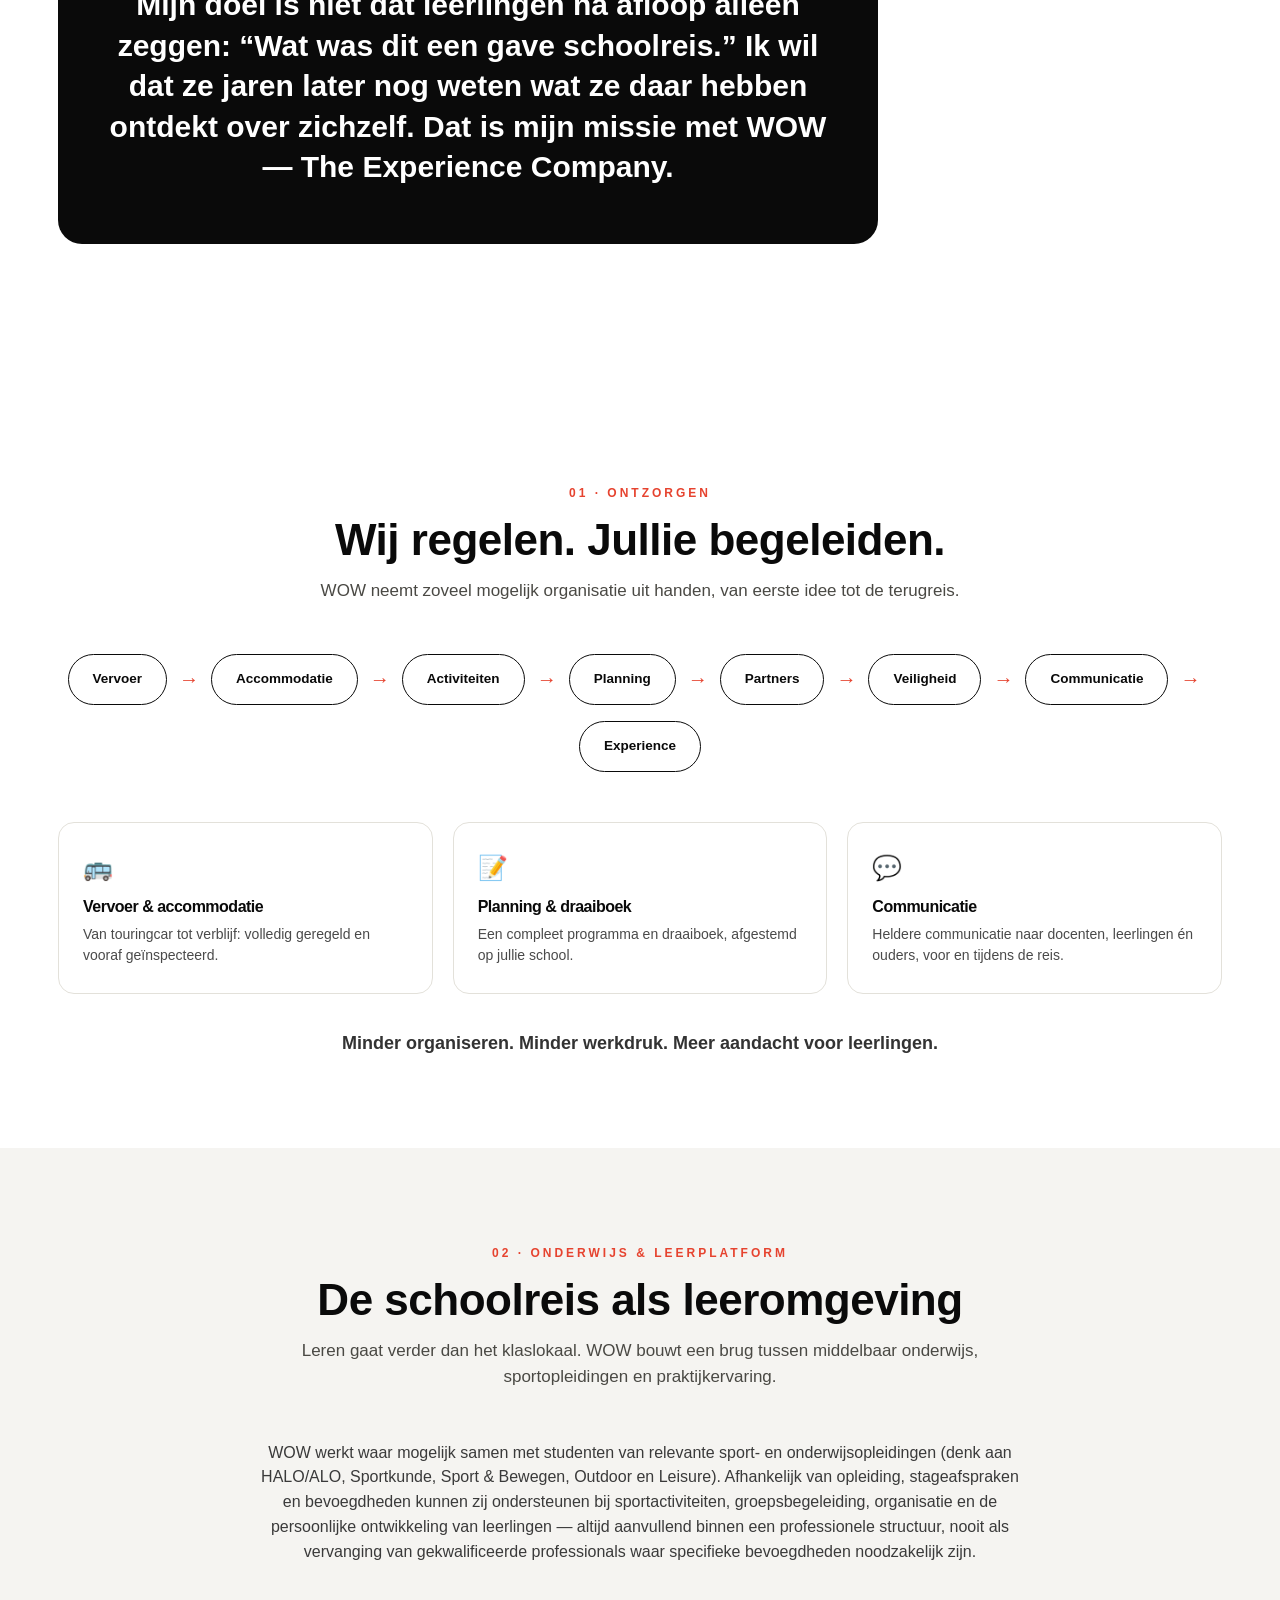
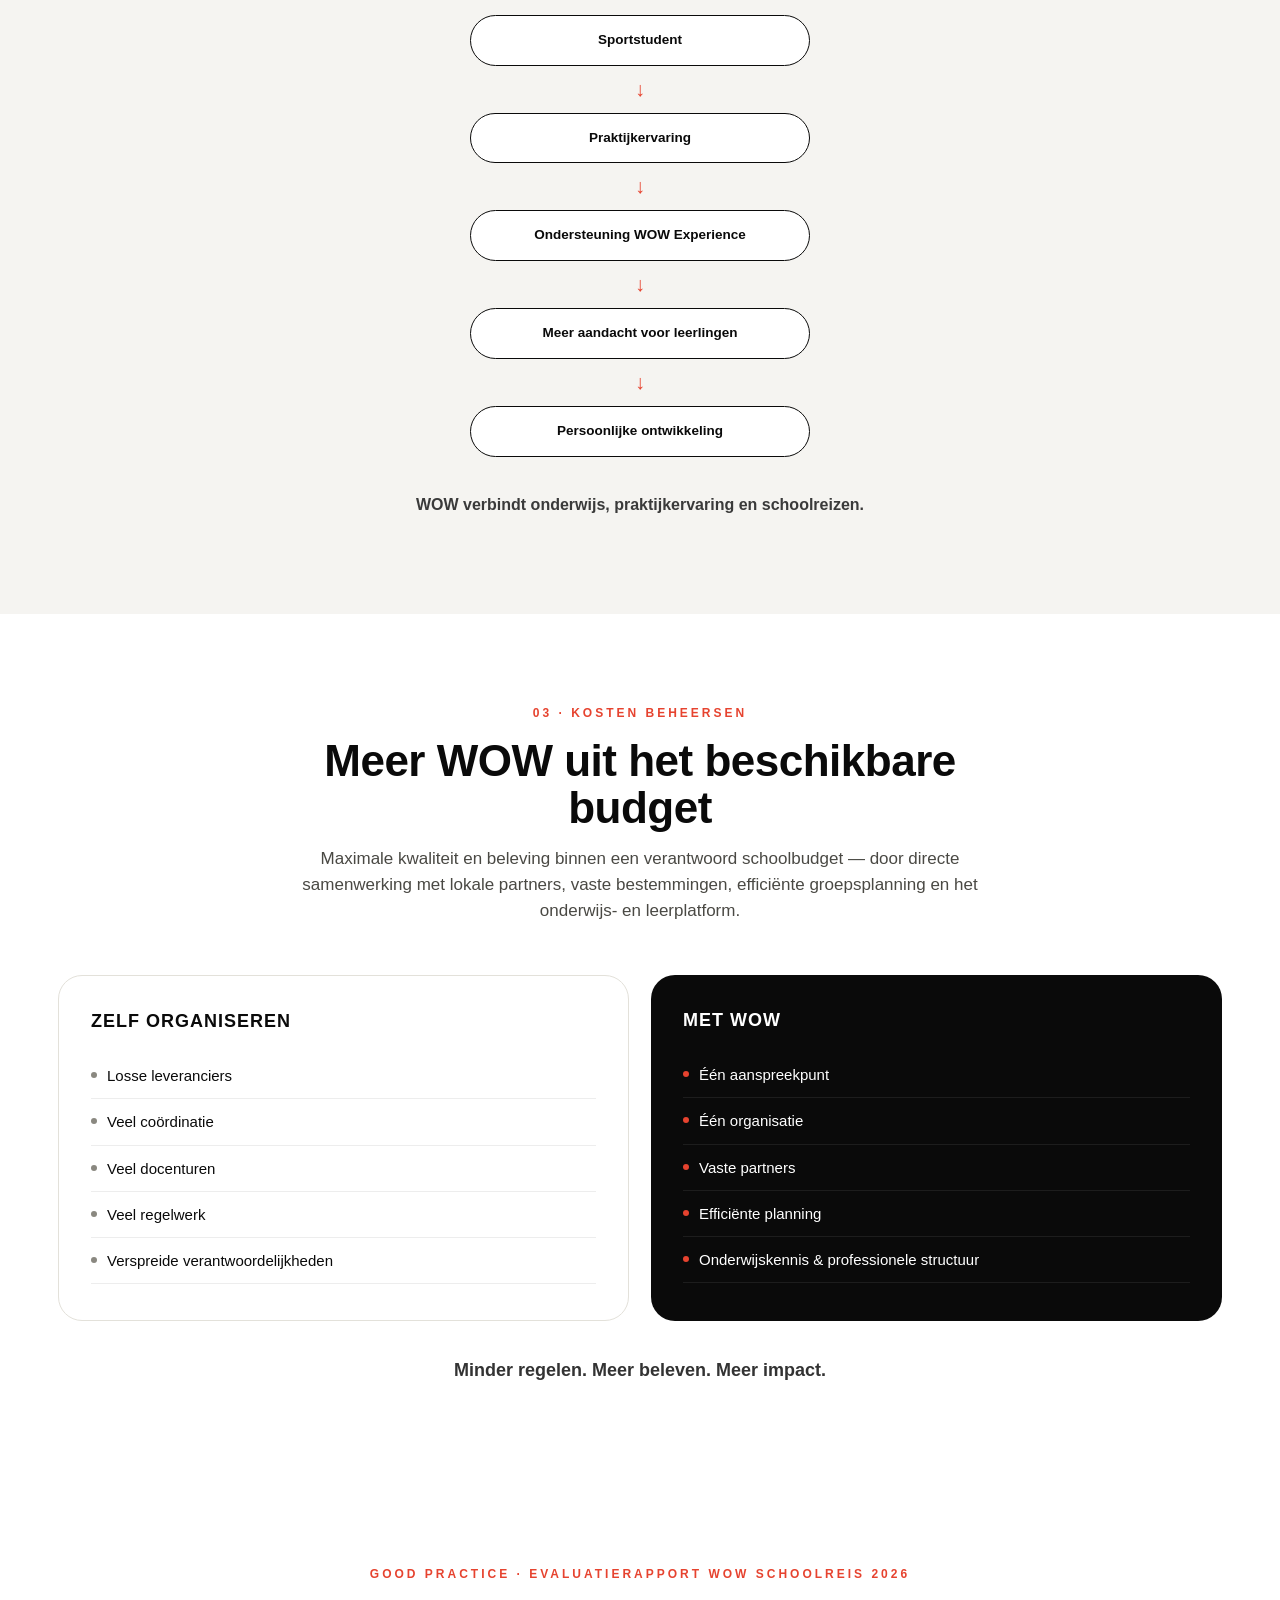
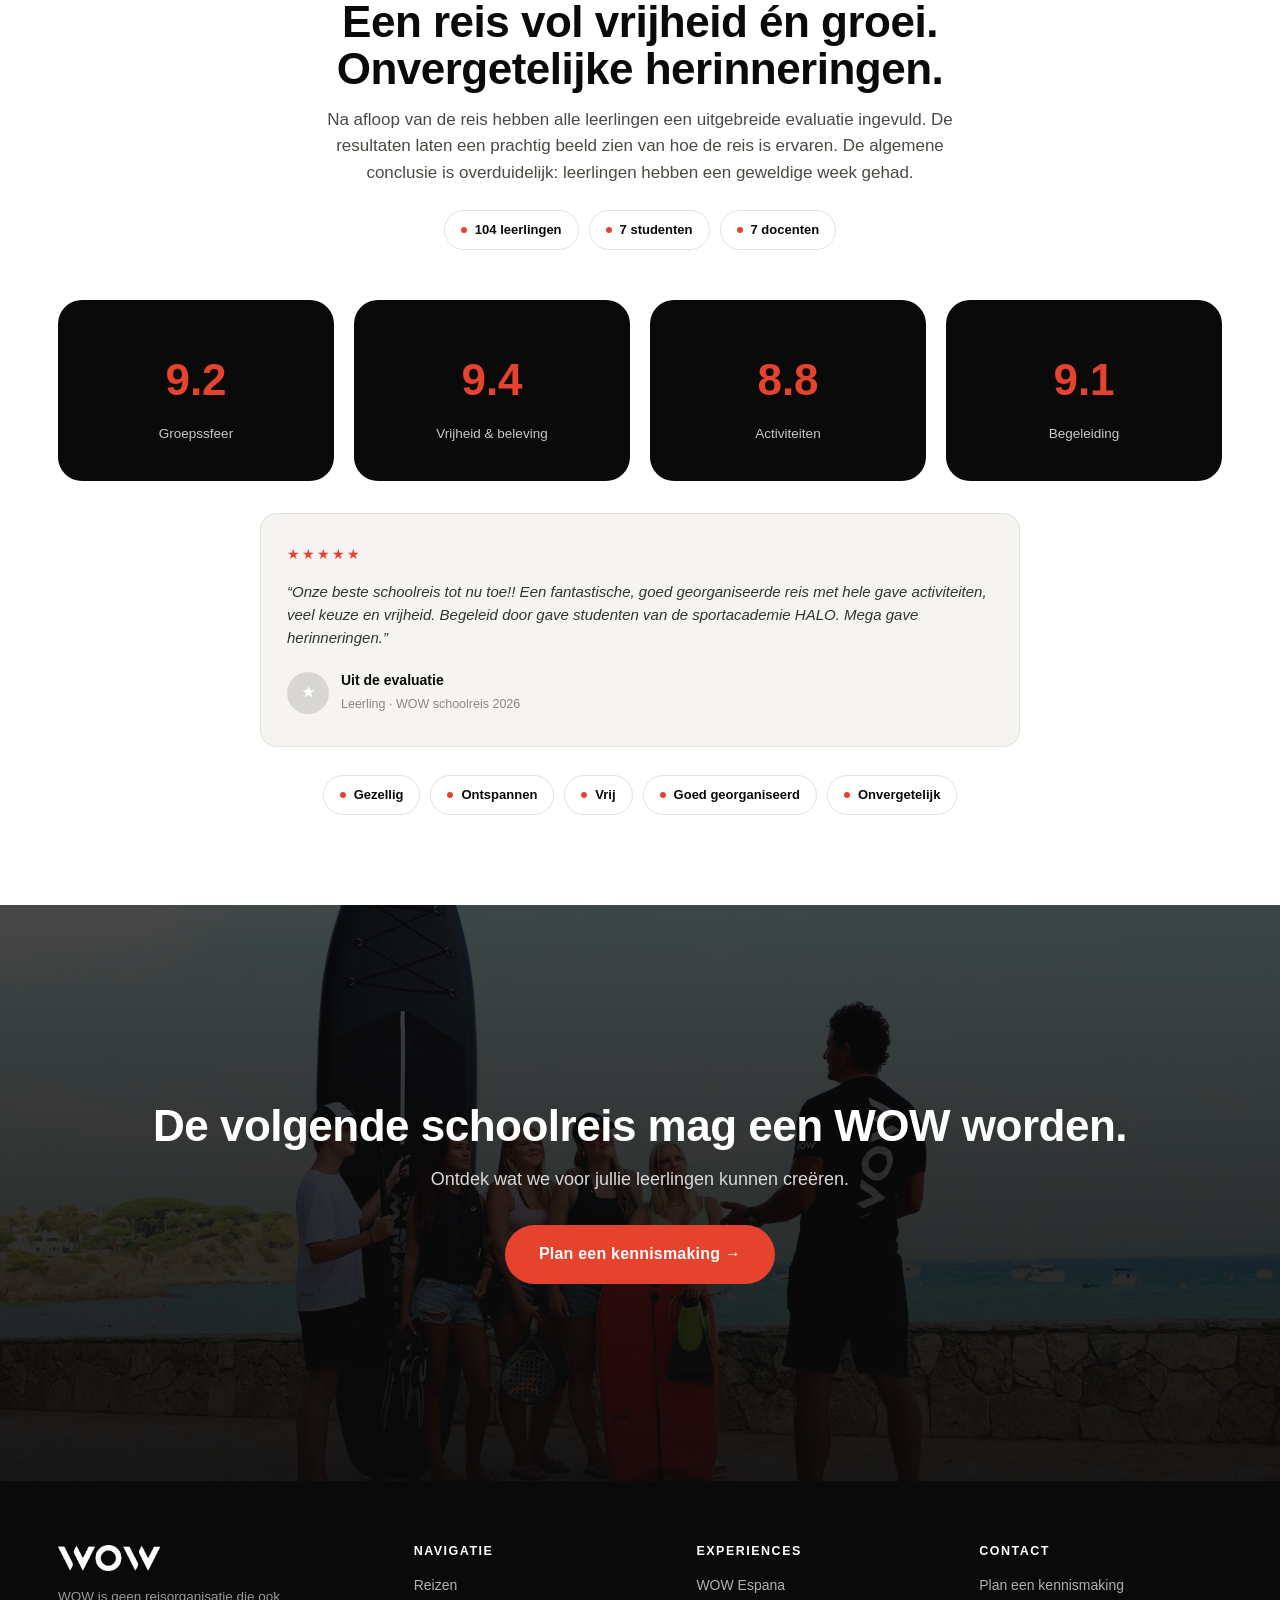
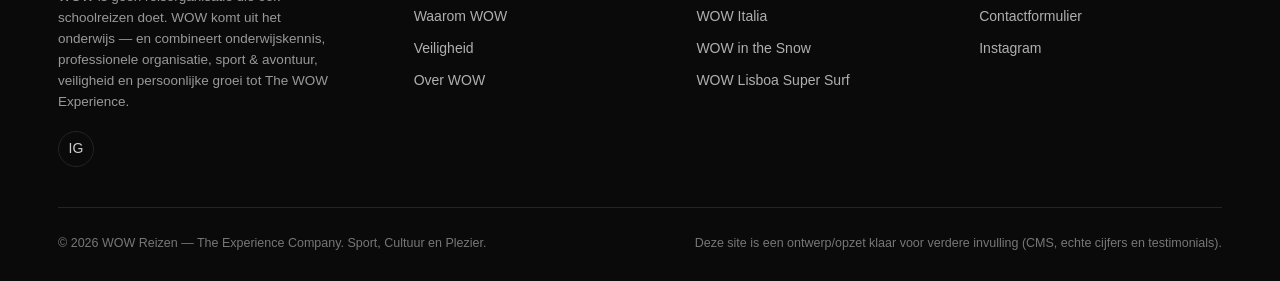
<file: wow-website 23/waarom-wow.html>
<!DOCTYPE html>
<html lang="nl">
<head>
<meta charset="UTF-8">
<meta name="viewport" content="width=device-width, initial-scale=1.0">
<title>Waarom WOW | WOW — The Experience Company</title>
<meta name="description" content="Waarom scholen kiezen voor WOW: ontzorgen, onderwijs & leerplatform, en slim omgaan met het schoolbudget.">
<meta property="og:title" content="Waarom WOW | WOW — The Experience Company">
<meta property="og:description" content="Waarom scholen kiezen voor WOW: ontzorgen, onderwijs & leerplatform, en slim omgaan met het schoolbudget.">
<meta property="og:type" content="website">
<link rel="icon" href="assets/wow-logo-black.png">
<link rel="stylesheet" href="css/style.css">
</head>
<body>
<header>
  <div class="wrap nav-inner">
    <a class="brand" href="index.html">
      <img src="assets/wow-logo-white.png" alt="WOW logo">
    </a>
    <nav class="main-nav">
      <a href="index.html">Home</a>
      <a href="reizen.html">Reizen</a>
      <a href="waarom-wow.html" class="active">Waarom WOW</a>
      <a href="veiligheid.html">Veiligheid</a>
      <a href="over-wow.html">Over WOW</a>
      <a href="contact.html">Contact</a>
    </nav>
    <div class="nav-right">
      <a class="btn btn-sm" href="https://calendly.com/wowreizen/30min" target="_blank" rel="noopener">Plan een kennismaking &rarr;</a>
      <button class="hamburger" aria-label="Menu" onclick="document.querySelector('.mobile-menu').classList.add('open');document.body.style.overflow='hidden';">
        &#9776;
      </button>
    </div>
  </div>
</header>

<div class="mobile-menu">
  <div class="mobile-menu-top">
    <img src="assets/wow-logo-white.png" alt="WOW logo">
    <button class="mobile-menu-close" aria-label="Sluiten" onclick="document.querySelector('.mobile-menu').classList.remove('open');document.body.style.overflow='';">&times;</button>
  </div>
  <a href="index.html">Home</a>
      <a href="reizen.html">Reizen</a>
      <a href="waarom-wow.html">Waarom WOW</a>
      <a href="veiligheid.html">Veiligheid</a>
      <a href="over-wow.html">Over WOW</a>
      <a href="contact.html">Contact</a>
  <a class="btn btn-block" href="https://calendly.com/wowreizen/30min" target="_blank" rel="noopener">Plan een kennismaking &rarr;</a>
</div>

<section class="hero-compact">
  <div class="hero-media"><img src="assets/wow-hero-palamos.jpg" alt="Waarom WOW" class=""></div>
  <div class="wrap hero-content">
    <div class="breadcrumb"><a href="index.html">Home</a> &rarr; Waarom WOW</div>
    <span class="kicker">Waarom WOW</span>
    <h1>Jullie de leerlingen. Wij de organisatie.</h1>
    <p class="hero-sub">WOW komt uit het onderwijs. We kennen leerlingen, we begrijpen docenten en we weten hoeveel werk een goede schoolreis kost &mdash; en hoeveel impact een geweldige schoolreis kan hebben.</p>
  </div>
</section>

<section class="effect-section reveal">
  <div class="wrap">
    <span class="kicker" style="text-align:center;display:block;">Het WOW-statement</span>
    <div class="effect-headline">Ik accepteer geen middelmatige schoolreis.<br><span class="coral">Voor geen enkele school.</span></div>
    <div class="effect-story">
      <p>Een schoolreis is niet zomaar een paar dagen weg.</p>
      <p>Het is een vormende ervaring. Een paar dagen waarin leerlingen groeien, nieuwe verbindingen aangaan, verantwoordelijkheid nemen en ontdekken dat ze vaak veel meer kunnen dan ze zelf denken.</p>
      <p class="payoff">Maar dat gebeurt alleen als alles klopt.</p>
    </div>
  </div>
</section>

<section class="split-section reveal">
  <div class="wrap">
    <div class="split-grid">
      <div class="split-text">
        <span class="kicker">Persoonlijk betrokken</span>
        <h2>Als docent, vader en coach weet ik hoeveel deze fase ertoe doet</h2>
        <p>Scholieren zijn volop bezig met hun identiteit, hun grenzen en hun plek binnen een groep. Daarom organiseer ik met WOW geen standaard schoolreizen. Ik wil ervaringen cre&euml;ren die leerlingen sterker, zelfstandiger, weerbaarder en zelfverzekerder maken.</p>
        <p>Ik ben persoonlijk betrokken bij iedere reis. Ik bezoek de locaties, test activiteiten, controleer veiligheid en logistiek en werk alleen met partners waarin ik vertrouwen heb.</p>
        <div class="badge-row">
          <span class="badge">Surfen</span>
          <span class="badge">Suppen</span>
          <span class="badge">Hiken</span>
          <span class="badge">Samenwerken</span>
          <span class="badge">Grenzen verleggen</span>
        </div>
        <p style="margin-top:22px;font-weight:700;">En altijd binnen een veilige omgeving waarin leerlingen worden gezien.</p>
      </div>
      <div class="split-media"><img src="assets/founder-surf-test.jpg" alt="Milan test persoonlijk de activiteiten en locaties van WOW" class=""></div>
    </div>
  </div>
</section>

<section class="usp-section alt reveal">
  <div class="wrap">
    <div class="section-head">
      <span class="kicker">WOW is een onderwijsleerplatform</span>
      <h2>Drie werelden komen samen</h2>
      <p>Een platform waar leerlingen, scholen en toekomstige sportprofessionals elkaar versterken.</p>
    </div>
    <div class="info-grid">
      <div class="info-card"><span class="icon">&#127793;</span><h3>Leerlingen</h3><p>Ontwikkelen zich door ervaringen die persoonlijke groei, verbinding, zelfstandigheid en verantwoordelijkheid stimuleren.</p></div>
      <div class="info-card"><span class="icon">&#127979;&#65039;</span><h3>Scholen &amp; docenten</h3><p>Worden professioneel ontzorgd bij de organisatie en uitvoering van buitenlandse schoolreizen.</p></div>
      <div class="info-card"><span class="icon">&#127891;</span><h3>Studenten</h3><p>Studenten uit sport- en onderwijsopleidingen krijgen een unieke stageplek waar ze in de praktijk leren begeleiden, organiseren en verantwoordelijkheid dragen.</p></div>
    </div>
    <p class="lead center" style="margin-top:36px;font-weight:700;">Leerlingen groeien. Docenten worden ontzorgd. Studenten krijgen kansen.</p>
    <p class="lead center" style="font-weight:800;color:var(--coral);">Een echte win-win-win.</p>
  </div>
</section>

<section class="usp-section reveal">
  <div class="wrap">
    <div class="founder-quote" style="max-width:820px;">
      <span class="mark">&ldquo;</span>
      <p>Mijn doel is niet dat leerlingen na afloop alleen zeggen: &ldquo;Wat was dit een gave schoolreis.&rdquo; Ik wil dat ze jaren later nog weten wat ze daar hebben ontdekt over zichzelf. Dat is mijn missie met WOW &mdash; The Experience Company.</p>
    </div>
  </div>
</section>

<section class="usp-section reveal">
  <div class="wrap">
    <div class="section-head">
      <span class="kicker">01 &middot; Ontzorgen</span>
      <h2>Wij regelen. Jullie begeleiden.</h2>
      <p>WOW neemt zoveel mogelijk organisatie uit handen, van eerste idee tot de terugreis.</p>
    </div>
    <div class="flow-diagram">
      <span class="flow-pair"><span class="flow-step">Vervoer</span><span class="flow-arrow">&rarr;</span></span>
      <span class="flow-pair"><span class="flow-step">Accommodatie</span><span class="flow-arrow">&rarr;</span></span>
      <span class="flow-pair"><span class="flow-step">Activiteiten</span><span class="flow-arrow">&rarr;</span></span>
      <span class="flow-pair"><span class="flow-step">Planning</span><span class="flow-arrow">&rarr;</span></span>
      <span class="flow-pair"><span class="flow-step">Partners</span><span class="flow-arrow">&rarr;</span></span>
      <span class="flow-pair"><span class="flow-step">Veiligheid</span><span class="flow-arrow">&rarr;</span></span>
      <span class="flow-pair"><span class="flow-step">Communicatie</span><span class="flow-arrow">&rarr;</span></span>
      <span class="flow-step">Experience</span>
    </div>
    <div class="info-grid">
      <div class="info-card"><span class="icon">&#128652;</span><h3>Vervoer &amp; accommodatie</h3><p>Van touringcar tot verblijf: volledig geregeld en vooraf ge&iuml;nspecteerd.</p></div>
      <div class="info-card"><span class="icon">&#128221;</span><h3>Planning &amp; draaiboek</h3><p>Een compleet programma en draaiboek, afgestemd op jullie school.</p></div>
      <div class="info-card"><span class="icon">&#128172;</span><h3>Communicatie</h3><p>Heldere communicatie naar docenten, leerlingen &eacute;n ouders, voor en tijdens de reis.</p></div>
    </div>
    <p class="lead" style="text-align:center;margin-top:36px;font-weight:700;">Minder organiseren. Minder werkdruk. Meer aandacht voor leerlingen.</p>
  </div>
</section>

<section class="split-section alt reveal">
  <div class="wrap">
    <div class="section-head">
      <span class="kicker">02 &middot; Onderwijs &amp; leerplatform</span>
      <h2>De schoolreis als leeromgeving</h2>
      <p>Leren gaat verder dan het klaslokaal. WOW bouwt een brug tussen middelbaar onderwijs, sportopleidingen en praktijkervaring.</p>
    </div>
    <p style="max-width:760px;margin:0 auto 10px;text-align:center;">WOW werkt waar mogelijk samen met studenten van relevante sport- en onderwijsopleidingen (denk aan HALO/ALO, Sportkunde, Sport &amp; Bewegen, Outdoor en Leisure). Afhankelijk van opleiding, stageafspraken en bevoegdheden kunnen zij ondersteunen bij sportactiviteiten, groepsbegeleiding, organisatie en de persoonlijke ontwikkeling van leerlingen &mdash; altijd aanvullend binnen een professionele structuur, nooit als vervanging van gekwalificeerde professionals waar specifieke bevoegdheden noodzakelijk zijn.</p>
    <div class="flow-vertical">
      <div class="flow-step">Sportstudent</div><div class="flow-arrow">&darr;</div>
      <div class="flow-step">Praktijkervaring</div><div class="flow-arrow">&darr;</div>
      <div class="flow-step">Ondersteuning WOW Experience</div><div class="flow-arrow">&darr;</div>
      <div class="flow-step">Meer aandacht voor leerlingen</div><div class="flow-arrow">&darr;</div>
      <div class="flow-step">Persoonlijke ontwikkeling</div>
    </div>
    <p class="center" style="margin-top:36px;font-weight:700;">WOW verbindt onderwijs, praktijkervaring en schoolreizen.</p>
  </div>
</section>

<section class="usp-section reveal">
  <div class="wrap">
    <div class="section-head">
      <span class="kicker">03 &middot; Kosten beheersen</span>
      <h2>Meer WOW uit het beschikbare budget</h2>
      <p>Maximale kwaliteit en beleving binnen een verantwoord schoolbudget &mdash; door directe samenwerking met lokale partners, vaste bestemmingen, effici&euml;nte groepsplanning en het onderwijs- en leerplatform.</p>
    </div>
    <div class="compare-grid">
      <div class="compare-col self">
        <h3>Zelf organiseren</h3>
        <ul>
          <li><span class="dot"></span>Losse leveranciers</li>
          <li><span class="dot"></span>Veel co&ouml;rdinatie</li>
          <li><span class="dot"></span>Veel docenturen</li>
          <li><span class="dot"></span>Veel regelwerk</li>
          <li><span class="dot"></span>Verspreide verantwoordelijkheden</li>
        </ul>
      </div>
      <div class="compare-col wow">
        <h3>Met WOW</h3>
        <ul>
          <li><span class="dot"></span>&Eacute;&eacute;n aanspreekpunt</li>
          <li><span class="dot"></span>&Eacute;&eacute;n organisatie</li>
          <li><span class="dot"></span>Vaste partners</li>
          <li><span class="dot"></span>Effici&euml;nte planning</li>
          <li><span class="dot"></span>Onderwijskennis &amp; professionele structuur</li>
        </ul>
      </div>
    </div>
    <p class="lead center" style="margin-top:36px;font-weight:700;">Minder regelen. Meer beleven. Meer impact.</p>
  </div>
</section>

<section class="usp-section alt reveal">
  <div class="wrap">
    <div class="section-head">
      <span class="kicker">Good Practice &middot; Evaluatierapport WOW schoolreis 2026</span>
      <h2>Een reis vol vrijheid &eacute;n groei. Onvergetelijke herinneringen.</h2>
      <p>Na afloop van de reis hebben alle leerlingen een uitgebreide evaluatie ingevuld. De resultaten laten een prachtig beeld zien van hoe de reis is ervaren. De algemene conclusie is overduidelijk: leerlingen hebben een geweldige week gehad.</p>
      <div class="badge-row" style="justify-content:center;">
        <span class="badge">104 leerlingen</span>
        <span class="badge">7 studenten</span>
        <span class="badge">7 docenten</span>
      </div>
    </div>
    <div class="info-grid" style="grid-template-columns:repeat(4,1fr);">
      <div class="price-card"><div class="amount">9.2</div><p>Groepssfeer</p></div>
      <div class="price-card"><div class="amount">9.4</div><p>Vrijheid &amp; beleving</p></div>
      <div class="price-card"><div class="amount">8.8</div><p>Activiteiten</p></div>
      <div class="price-card"><div class="amount">9.1</div><p>Begeleiding</p></div>
    </div>
    <div class="testi-card" style="max-width:760px;margin:32px auto 0;">
      <div class="stars">&#9733;&#9733;&#9733;&#9733;&#9733;</div>
      <p>&ldquo;Onze beste schoolreis tot nu toe!! Een fantastische, goed georganiseerde reis met hele gave activiteiten, veel keuze en vrijheid. Begeleid door gave studenten van de sportacademie HALO. Mega gave herinneringen.&rdquo;</p>
      <div class="testi-who"><div class="testi-avatar">&#9733;</div><div><strong>Uit de evaluatie</strong><span>Leerling &middot; WOW schoolreis 2026</span></div></div>
    </div>
    <div class="badge-row" style="justify-content:center;margin-top:28px;">
      <span class="badge">Gezellig</span><span class="badge">Ontspannen</span><span class="badge">Vrij</span><span class="badge">Goed georganiseerd</span><span class="badge">Onvergetelijk</span>
    </div>
  </div>
</section>

<section class="final-cta reveal">
  <div class="hero-media"><img src="assets/wow-hero-palamos.jpg" alt="WOW" class=""></div>
  <div class="wrap final-content">
    <h2>De volgende schoolreis mag een WOW worden.</h2>
    <p>Ontdek wat we voor jullie leerlingen kunnen cre&euml;ren.</p>
    <a class="btn btn-lg" href="https://calendly.com/wowreizen/30min" target="_blank" rel="noopener">Plan een kennismaking &rarr;</a>
  </div>
</section>
<div class="sticky-cta">
  <a class="btn btn-block" href="https://calendly.com/wowreizen/30min" target="_blank" rel="noopener">Plan een kennismaking &rarr;</a>
</div>
<footer>
  <div class="wrap">
    <div class="footer-top">
      <div class="footer-brand">
        <img src="assets/wow-logo-white.png" alt="WOW logo">
        <p>WOW is geen reisorganisatie die ook schoolreizen doet. WOW komt uit het onderwijs — en combineert onderwijskennis, professionele organisatie, sport &amp; avontuur, veiligheid en persoonlijke groei tot The WOW Experience.</p>
        <div class="footer-social">
          <a href="https://www.instagram.com/wowreizen" target="_blank" rel="noopener" aria-label="Instagram">IG</a>
        </div>
      </div>
      <div class="footer-col">
        <h4>Navigatie</h4>
        <a href="reizen.html">Reizen</a>
        <a href="waarom-wow.html">Waarom WOW</a>
        <a href="veiligheid.html">Veiligheid</a>
        <a href="over-wow.html">Over WOW</a>
      </div>
      <div class="footer-col">
        <h4>Experiences</h4>
        <a href="experience-spain.html">WOW Espana</a>
        <a href="experience-italy.html">WOW Italia</a>
        <a href="experience-snow.html">WOW in the Snow</a>
        <a href="experience-lisboa.html">WOW Lisboa Super Surf</a>
      </div>
      <div class="footer-col">
        <h4>Contact</h4>
        <a href="https://calendly.com/wowreizen/30min" target="_blank" rel="noopener">Plan een kennismaking</a>
        <a href="contact.html">Contactformulier</a>
        <a href="https://www.instagram.com/wowreizen" target="_blank" rel="noopener">Instagram</a>
      </div>
    </div>
    <div class="footer-bottom">
      <span>&copy; 2026 WOW Reizen — The Experience Company. Sport, Cultuur en Plezier.</span>
      <span>Deze site is een ontwerp/opzet klaar voor verdere invulling (CMS, echte cijfers en testimonials).</span>
    </div>
  </div>
</footer>

<script src="js/main.js"></script>
</body>
</html>
</file>
<file: wow-website 23/css/style.css>
/* =========================================================
   WOW — THE EXPERIENCE COMPANY
   Premium black/white/coral design system
   ========================================================= */

:root{
  --black:#0a0a0a;
  --near-black:#141414;
  --white:#ffffff;
  --off-white:#f5f4f1;
  --grey-100:#f0efec;
  --grey-300:#d8d6d0;
  --grey-500:#8a8880;
  --grey-700:#4a4944;
  --line:#e3e1da;
  --line-dark:#242424;
  --coral:#e6432f;
  --coral-dark:#c7301f;
  --coral-tint:#fdeceb;
  --radius-sm:8px;
  --radius:16px;
  --radius-lg:24px;
  --maxw:1220px;
  --shadow:0 20px 50px rgba(0,0,0,.10);
  --shadow-lg:0 30px 80px rgba(0,0,0,.35);
  --ease:cubic-bezier(.22,.9,.35,1);
}

*{box-sizing:border-box;margin:0;padding:0;}
html{scroll-behavior:smooth;}
body{
  font-family:'Helvetica Neue',Arial,sans-serif;
  background:var(--off-white);
  color:var(--black);
  line-height:1.55;
  -webkit-font-smoothing:antialiased;
  overflow-x:hidden;
}
img{display:block;max-width:100%;}
a{color:inherit;text-decoration:none;}
ul{list-style:none;}
.wrap{max-width:var(--maxw);margin:0 auto;padding:0 28px;}
.wrap-narrow{max-width:820px;margin:0 auto;padding:0 28px;}

/* ---------- Typography helpers ---------- */
.kicker{
  color:var(--coral);
  font-weight:800;
  letter-spacing:3px;
  font-size:12px;
  text-transform:uppercase;
  margin-bottom:14px;
  display:block;
}
h1,h2,h3,h4{font-weight:800;letter-spacing:-.5px;line-height:1.08;}
h1{font-size:clamp(34px,6vw,66px);letter-spacing:-1.5px;}
h2{font-size:clamp(28px,4vw,44px);}
h3{font-size:20px;}
p{color:#3a3a3a;}
.lead{font-size:18px;color:#333;}
.muted{color:var(--grey-500);}
.center{text-align:center;}

/* ---------- Buttons ---------- */
.btn{
  display:inline-flex;align-items:center;gap:8px;
  background:var(--coral);
  color:var(--white);
  padding:14px 26px;
  border-radius:999px;
  font-weight:800;
  font-size:14.5px;
  letter-spacing:.2px;
  border:none;
  cursor:pointer;
  transition:background .18s var(--ease), transform .18s var(--ease), box-shadow .18s var(--ease);
  white-space:nowrap;
}
.btn:hover{background:var(--coral-dark);transform:translateY(-2px);box-shadow:0 12px 26px rgba(230,67,47,.28);}
.btn-lg{padding:17px 34px;font-size:16px;}
.btn-sm{padding:10px 20px;font-size:13px;}
.btn-outline{
  background:transparent;
  border:1.5px solid rgba(255,255,255,.5);
  color:var(--white);
}
.btn-outline:hover{background:rgba(255,255,255,.1);box-shadow:none;}
.btn-outline-dark{
  background:transparent;
  border:1.5px solid rgba(10,10,10,.25);
  color:var(--black);
}
.btn-outline-dark:hover{background:rgba(10,10,10,.06);box-shadow:none;}
.btn-block{width:100%;justify-content:center;}
.link-arrow{
  display:inline-flex;align-items:center;gap:6px;
  font-weight:700;font-size:14px;color:var(--black);
  border-bottom:2px solid var(--coral);
  padding-bottom:2px;
}
.link-arrow:hover{color:var(--coral);}

/* ---------- Header / Nav ---------- */
header{
  position:sticky;top:0;z-index:100;
  background:rgba(10,10,10,.92);
  backdrop-filter:blur(10px);
  border-bottom:1px solid var(--line-dark);
}
.nav-inner{
  display:flex;align-items:center;justify-content:space-between;
  padding:16px 0;
  gap:24px;
}
.brand{display:flex;align-items:center;gap:10px;flex-shrink:0;}
.brand img{height:26px;width:auto;}
nav.main-nav{display:flex;align-items:center;gap:30px;}
nav.main-nav a{
  color:#e8e8e8;font-size:14px;font-weight:600;letter-spacing:.2px;
  opacity:.82;transition:opacity .15s, color .15s;
  position:relative;
  padding:4px 0;
}
nav.main-nav a:hover{opacity:1;}
nav.main-nav a.active{opacity:1;color:var(--coral);}
.nav-right{display:flex;align-items:center;gap:18px;flex-shrink:0;}
.hamburger{
  display:none;
  width:40px;height:40px;border-radius:8px;
  border:1px solid rgba(255,255,255,.2);
  background:transparent;
  color:var(--white);
  align-items:center;justify-content:center;
  cursor:pointer;
}
.mobile-menu{
  display:none;
  position:fixed;inset:0;
  background:var(--black);
  z-index:150;
  padding:24px 28px;
  flex-direction:column;
}
.mobile-menu.open{display:flex;}
.mobile-menu-top{display:flex;justify-content:space-between;align-items:center;margin-bottom:40px;}
.mobile-menu-top img{height:24px;}
.mobile-menu-close{
  width:40px;height:40px;border-radius:8px;border:1px solid rgba(255,255,255,.2);
  background:transparent;color:var(--white);display:flex;align-items:center;justify-content:center;cursor:pointer;
}
.mobile-menu a{
  color:var(--white);font-size:26px;font-weight:800;
  padding:14px 0;border-bottom:1px solid var(--line-dark);
}
.mobile-menu .btn{margin-top:28px;}

/* ---------- Hero (generic, full-screen) ---------- */
.hero-full{
  position:relative;
  min-height:92vh;
  display:flex;
  align-items:flex-end;
  background:var(--black);
  overflow:hidden;
}
.hero-full .hero-media{
  position:absolute;inset:0;
  z-index:0;
}
.hero-full .hero-media img{
  width:100%;height:100%;object-fit:cover;
  opacity:1;
}
.hero-full .hero-media::after{
  content:"";
  position:absolute;inset:0;
  background:linear-gradient(180deg, rgba(10,10,10,.05) 0%, rgba(10,10,10,.1) 40%, rgba(10,10,10,.82) 100%);
}
.hero-full .hero-content{
  position:relative;z-index:1;
  width:100%;
  padding:120px 0 70px;
  color:var(--white);
}
.hero-full h1{color:var(--white);margin-bottom:18px;max-width:900px;text-shadow:0 2px 18px rgba(0,0,0,.55),0 1px 3px rgba(0,0,0,.5);}
.hero-full h1.h1-sm{font-size:clamp(22px,3vw,38px);max-width:760px;letter-spacing:-.5px;}
.hero-full h1 em{color:var(--coral);font-style:normal;text-shadow:0 2px 18px rgba(0,0,0,.65),0 1px 3px rgba(0,0,0,.6);}
.hero-full .kicker{text-shadow:0 1px 10px rgba(0,0,0,.6);}
.hero-full .hero-sub{
  font-size:19px;color:#dcdcdc;max-width:560px;margin-bottom:34px;
  text-shadow:0 1px 10px rgba(0,0,0,.55);
}
.hero-cta-row{display:flex;gap:14px;flex-wrap:wrap;}
.hero-scroll-tag{
  position:absolute;bottom:28px;right:28px;z-index:2;
  color:#cfcfcf;font-size:12px;letter-spacing:2px;text-transform:uppercase;
  display:flex;align-items:center;gap:8px;
}

/* Compact page hero (non-home pages) */
.hero-compact{
  position:relative;
  background:var(--black);
  min-height:56vh;
  display:flex;align-items:flex-end;
  overflow:hidden;
}
.hero-compact .hero-media{position:absolute;inset:0;}
.hero-compact .hero-media img{width:100%;height:100%;object-fit:cover;opacity:.75;}
.hero-compact .hero-media::after{
  content:"";position:absolute;inset:0;
  background:linear-gradient(180deg, rgba(10,10,10,.35) 0%, rgba(10,10,10,.5) 40%, rgba(10,10,10,.95) 100%);
}
.hero-compact .hero-content{position:relative;z-index:1;padding:100px 0 56px;color:var(--white);width:100%;}
.hero-compact h1{color:var(--white);max-width:820px;margin-bottom:14px;}
.hero-compact .hero-sub{color:#dcdcdc;font-size:17px;max-width:600px;}
.breadcrumb{color:#b8b8b8;font-size:13px;margin-bottom:18px;}
.breadcrumb a:hover{color:var(--white);}

/* ---------- USP section ---------- */
.usp-section{padding:90px 0;background:var(--white);}
.usp-grid{display:grid;grid-template-columns:repeat(4,1fr);gap:20px;margin-top:46px;}
.usp-card{
  background:var(--off-white);
  border:1px solid var(--line);
  border-radius:var(--radius);
  padding:32px 26px;
  transition:transform .2s var(--ease), box-shadow .2s var(--ease), border-color .2s;
}
.usp-card:hover{transform:translateY(-6px);box-shadow:var(--shadow);border-color:transparent;}
.usp-card .num{
  font-size:13px;font-weight:800;color:var(--coral);letter-spacing:1px;margin-bottom:16px;
}
.usp-card h3{font-size:19px;margin-bottom:10px;}
.usp-card p{font-size:14.5px;color:#4a4a4a;}

/* ---------- Section head ---------- */
.section-head{max-width:680px;margin:0 auto 50px;text-align:center;}
.section-head.left{margin:0 0 46px;text-align:left;}
.section-head h2{margin-bottom:14px;}
.section-head p{font-size:17px;color:var(--grey-700);}

/* ---------- Experience cards (Choose your WOW) ---------- */
.experiences-section{padding:96px 0;background:var(--black);color:var(--white);}
.experiences-section .section-head p{color:#b8b8b8;}
.exp-grid{display:grid;grid-template-columns:repeat(3,1fr);gap:22px;}
.exp-grid-4{grid-template-columns:repeat(4,1fr);}
.exp-card{
  position:relative;
  border-radius:var(--radius-lg);
  overflow:hidden;
  aspect-ratio:3/4;
  display:flex;flex-direction:column;justify-content:flex-end;
  background:#1a1a1a;
  transition:transform .3s var(--ease);
}
.exp-card:hover{transform:translateY(-8px);}
.exp-card img{
  position:absolute;inset:0;width:100%;height:100%;object-fit:cover;
  transition:transform .5s var(--ease);
}
.exp-card:hover img{transform:scale(1.06);}
.exp-card .exp-overlay{
  position:absolute;inset:0;
  background:linear-gradient(180deg, rgba(10,10,10,.05) 0%, rgba(10,10,10,.85) 100%);
}
.exp-card .exp-body{position:relative;z-index:1;padding:28px 24px;}
.exp-card .exp-flag{font-size:26px;margin-bottom:8px;display:block;}
.exp-card .exp-kicker{
  color:var(--coral);font-weight:800;letter-spacing:2px;font-size:11px;text-transform:uppercase;margin-bottom:8px;
}
.exp-card h3{color:var(--white);font-size:24px;margin-bottom:8px;}
.exp-card p{color:#d8d8d8;font-size:13.5px;margin-bottom:16px;}
.exp-card .placeholder-tile{
  position:absolute;inset:0;
  background:
    repeating-linear-gradient(135deg, #1a1a1a 0px, #1a1a1a 2px, #161616 2px, #161616 40px);
  display:flex;align-items:center;justify-content:center;
}
.exp-card .placeholder-tile span{
  color:#555;font-size:12px;letter-spacing:2px;text-transform:uppercase;
  border:1px solid #333;padding:8px 16px;border-radius:999px;
}

/* ---------- Placeholder tile (general reusable) ---------- */
.placeholder-block{
  border-radius:var(--radius);
  background:repeating-linear-gradient(135deg, #efece6 0px, #efece6 2px, #e7e3da 2px, #e7e3da 40px);
  display:flex;align-items:center;justify-content:center;
  color:var(--grey-500);
  min-height:220px;
}
.placeholder-block span{
  font-size:11.5px;letter-spacing:2px;text-transform:uppercase;font-weight:700;
  border:1px solid var(--grey-300);padding:8px 16px;border-radius:999px;background:var(--white);
}
.placeholder-block.dark{
  background:repeating-linear-gradient(135deg, #1a1a1a 0px, #1a1a1a 2px, #161616 2px, #161616 40px);
}
.placeholder-block.dark span{
  color:#888;border-color:#333;background:#0a0a0a;
}

/* ---------- Story / split section ---------- */
.split-section{padding:96px 0;background:var(--white);}
.split-section.alt{background:var(--off-white);}
.split-grid{display:grid;grid-template-columns:1fr 1fr;gap:64px;align-items:center;}
.split-grid.reverse .split-media{order:2;}
.split-media img, .split-media .placeholder-block{
  width:100%;border-radius:var(--radius-lg);box-shadow:var(--shadow);
  aspect-ratio:4/5;object-fit:cover;
}
.split-text .stat-row{display:grid;grid-template-columns:repeat(3,1fr);gap:16px;margin-top:32px;}
.split-text .stat-row div{
  background:var(--white);border:1px solid var(--line);border-radius:var(--radius);
  padding:18px 14px;text-align:center;
}
.split-text .stat-row strong{display:block;font-size:26px;font-weight:800;}
.split-text .stat-row span{font-size:12px;color:var(--grey-500);}

/* ---------- Process / How it works ---------- */
.process-section{padding:96px 0;background:var(--white);}
.process-grid{display:grid;grid-template-columns:repeat(5,1fr);gap:18px;margin-top:50px;}
.process-step{position:relative;padding-top:8px;}
.process-step .step-num{
  font-size:38px;font-weight:800;color:var(--grey-300);margin-bottom:14px;
  display:block;
}
.process-step h3{font-size:16.5px;margin-bottom:8px;}
.process-step p{font-size:13.5px;color:var(--grey-700);}

/* ---------- WOW Effect ---------- */
.effect-section{
  padding:110px 0;
  background:var(--black);
  color:var(--white);
  position:relative;
}
.effect-section .wrap{position:relative;z-index:1;}
.effect-headline{
  text-align:center;font-size:clamp(26px,4.2vw,50px);font-weight:800;letter-spacing:-1px;
  max-width:820px;margin:0 auto 20px;line-height:1.15;
}
.effect-headline .coral{color:var(--coral);}
.effect-sub{text-align:center;color:#b8b8b8;font-size:17px;max-width:560px;margin:0 auto 60px;}
.effect-story{
  max-width:720px;margin:0 auto 60px;
  background:#141414;border:1px solid var(--line-dark);border-radius:var(--radius-lg);
  padding:44px 40px;
}
.effect-story p{color:#e2e2e2;font-size:18px;line-height:1.7;margin-bottom:10px;}
.effect-story p.tiny{font-size:15px;color:#999;}
.effect-story .payoff{color:var(--coral);font-weight:800;font-size:22px;margin-top:18px;}
.effect-tags{display:flex;flex-wrap:wrap;gap:10px;justify-content:center;}
.effect-tags span{
  border:1px solid #2a2a2a;color:#c9c9c9;font-size:13px;padding:9px 18px;border-radius:999px;
}

/* ---------- WOW Stories ---------- */
.stories-section{padding:96px 0;background:var(--off-white);}
.stories-grid{display:grid;grid-template-columns:repeat(3,1fr);gap:22px;}
.story-card{
  background:var(--white);border:1px solid var(--line);border-radius:var(--radius);
  overflow:hidden;transition:transform .2s var(--ease), box-shadow .2s var(--ease);
}
.story-card:hover{transform:translateY(-6px);box-shadow:var(--shadow);}
.story-card .story-media{aspect-ratio:4/3;position:relative;}
.story-card .story-media img{width:100%;height:100%;object-fit:cover;}
.story-card .story-theme{
  position:absolute;top:14px;left:14px;
  background:rgba(10,10,10,.75);color:var(--white);
  font-size:11px;letter-spacing:1px;text-transform:uppercase;font-weight:700;
  padding:6px 12px;border-radius:999px;
}
.story-card .story-body{padding:22px 22px 26px;}
.story-card h3{font-size:17.5px;margin-bottom:10px;}
.story-card p{font-size:14px;color:#4a4a4a;margin-bottom:12px;}
.story-card .story-quote{
  font-size:14px;font-style:italic;color:var(--coral-dark);
  border-left:3px solid var(--coral);padding-left:12px;
}

/* ---------- Comparison table ---------- */
.compare-section{padding:96px 0;background:var(--off-white);}
.compare-grid{display:grid;grid-template-columns:1fr 1fr;gap:22px;margin-top:20px;}
.compare-col{border-radius:var(--radius-lg);padding:36px 32px;}
.compare-col.self{background:var(--white);border:1px solid var(--line);}
.compare-col.wow{background:var(--black);color:var(--white);}
.compare-col h3{margin-bottom:22px;font-size:18px;letter-spacing:1px;text-transform:uppercase;}
.compare-col ul li{
  display:flex;align-items:flex-start;gap:10px;padding:11px 0;
  border-bottom:1px solid rgba(0,0,0,.07);
  font-size:15px;
}
.compare-col.wow ul li{border-bottom:1px solid rgba(255,255,255,.08);}
.compare-col ul li .dot{
  width:6px;height:6px;border-radius:50%;background:var(--grey-500);margin-top:8px;flex-shrink:0;
}
.compare-col.wow ul li .dot{background:var(--coral);}

/* ---------- Testimonials ---------- */
.testimonials-section{padding:96px 0;background:var(--white);}
.testi-grid{display:grid;grid-template-columns:repeat(3,1fr);gap:22px;}
.testi-card{
  background:var(--off-white);border:1px solid var(--line);border-radius:var(--radius);
  padding:30px 26px;
}
.testi-card .stars{color:var(--coral);font-size:14px;margin-bottom:14px;letter-spacing:2px;}
.testi-card p{font-size:15px;color:#333;margin-bottom:20px;font-style:italic;}
.testi-who{display:flex;align-items:center;gap:12px;}
.testi-avatar{
  width:42px;height:42px;border-radius:50%;
  background:var(--grey-300);
  display:flex;align-items:center;justify-content:center;
  font-weight:800;color:var(--white);font-size:14px;
  flex-shrink:0;
}
.testi-who strong{display:block;font-size:14px;}
.testi-who span{font-size:12.5px;color:var(--grey-500);}

/* ---------- Stats band ---------- */
.stats-band{background:var(--black);color:var(--white);padding:56px 0;}
.stats-grid{display:grid;grid-template-columns:repeat(4,1fr);gap:24px;text-align:center;}
.stats-grid strong{display:block;font-size:clamp(30px,4vw,44px);font-weight:800;color:var(--coral);}
.stats-grid span{font-size:13px;color:#b8b8b8;letter-spacing:.5px;}

/* ---------- FAQ ---------- */
.faq-section{padding:96px 0;background:var(--off-white);}
.faq-list{max-width:820px;margin:0 auto;}
.faq-item{
  background:var(--white);border:1px solid var(--line);border-radius:var(--radius);
  margin-bottom:12px;overflow:hidden;
}
.faq-q{
  display:flex;align-items:center;justify-content:space-between;
  padding:20px 26px;cursor:pointer;font-weight:700;font-size:15.5px;
  gap:16px;
}
.faq-q .plus{
  width:26px;height:26px;border-radius:50%;background:var(--off-white);
  display:flex;align-items:center;justify-content:center;flex-shrink:0;
  font-size:16px;font-weight:800;color:var(--coral);
  transition:transform .25s var(--ease);
}
.faq-item.open .faq-q .plus{transform:rotate(45deg);}
.faq-a{
  max-height:0;overflow:hidden;
  transition:max-height .3s var(--ease);
}
.faq-a-inner{padding:0 26px 22px;font-size:14.5px;color:#4a4a4a;}
.faq-cats{display:flex;gap:10px;flex-wrap:wrap;justify-content:center;margin-bottom:36px;}
.faq-cat-btn{
  border:1px solid var(--line);background:var(--white);
  padding:9px 18px;border-radius:999px;font-size:13px;font-weight:700;cursor:pointer;
  transition:background .15s, color .15s, border-color .15s;
}
.faq-cat-btn.active, .faq-cat-btn:hover{background:var(--black);color:var(--white);border-color:var(--black);}

/* ---------- Final CTA ---------- */
.final-cta{
  position:relative;
  min-height:64vh;
  display:flex;align-items:center;justify-content:center;
  background:var(--black);
  overflow:hidden;
  text-align:center;
}
.final-cta .hero-media{position:absolute;inset:0;}
.final-cta .hero-media img{width:100%;height:100%;object-fit:cover;opacity:.5;}
.final-cta .hero-media::after{
  content:"";position:absolute;inset:0;
  background:linear-gradient(180deg, rgba(10,10,10,.5) 0%, rgba(10,10,10,.85) 100%);
}
.final-cta .final-content{position:relative;z-index:1;color:var(--white);padding:60px 28px;}
.final-cta h2{color:var(--white);margin-bottom:16px;}
.final-cta p{color:#d8d8d8;font-size:18px;margin-bottom:32px;}

/* ---------- Contact form ---------- */
.contact-section{padding:96px 0;background:var(--white);}
.contact-grid{display:grid;grid-template-columns:1fr 1.15fr;gap:56px;}
.contact-info-card{
  background:var(--black);color:var(--white);
  border-radius:var(--radius-lg);
  padding:40px 34px;
  height:fit-content;
}
.contact-info-card h3{color:var(--white);font-size:20px;margin-bottom:16px;}
.contact-info-card p{color:#c9c9c9;font-size:14.5px;margin-bottom:24px;}
.contact-info-row{display:flex;align-items:center;gap:12px;padding:14px 0;border-top:1px solid var(--line-dark);}
.contact-info-row .icon{
  width:36px;height:36px;border-radius:50%;background:var(--coral);
  display:flex;align-items:center;justify-content:center;flex-shrink:0;font-size:15px;
}
.contact-info-row div strong{display:block;font-size:14px;}
.contact-info-row div span{font-size:13px;color:#aaa;}

.form-grid{display:grid;grid-template-columns:1fr 1fr;gap:18px;}
.form-grid .full{grid-column:1/-1;}
.field label{display:block;font-size:13px;font-weight:700;margin-bottom:7px;letter-spacing:.2px;}
.field input, .field select, .field textarea{
  width:100%;padding:13px 15px;border:1.5px solid var(--line);border-radius:10px;
  font-size:14.5px;font-family:inherit;background:var(--off-white);
  transition:border-color .15s;
}
.field input:focus, .field select:focus, .field textarea:focus{
  outline:none;border-color:var(--coral);background:var(--white);
}
.field textarea{resize:vertical;min-height:100px;}
.form-note{font-size:12.5px;color:var(--grey-500);margin-top:14px;}
.form-success{
  display:none;
  text-align:center;padding:60px 20px;
}
.form-success.show{display:block;}
.form-success .check{
  width:64px;height:64px;border-radius:50%;background:var(--coral);color:var(--white);
  display:flex;align-items:center;justify-content:center;font-size:30px;margin:0 auto 22px;
}
.form-success h3{font-size:24px;margin-bottom:10px;}
.form-success p{color:var(--grey-700);}

/* ---------- Founder / About ---------- */
.founder-section{padding:96px 0;background:var(--white);}
.founder-quote{
  background:var(--black);color:var(--white);
  border-radius:var(--radius-lg);
  padding:56px 48px;
  text-align:center;
  margin:60px 0;
}
.founder-quote .mark{font-size:60px;color:var(--coral);font-weight:800;line-height:.6;margin-bottom:10px;display:block;}
.founder-quote p{color:var(--white);font-size:clamp(20px,3vw,30px);font-weight:700;line-height:1.35;max-width:760px;margin:0 auto;}
.founder-gallery{display:grid;grid-template-columns:repeat(4,1fr);gap:16px;margin-top:56px;}
.founder-gallery img, .founder-gallery .placeholder-block{
  width:100%;aspect-ratio:1;object-fit:cover;border-radius:var(--radius);
}
.founder-timeline{display:grid;grid-template-columns:repeat(3,1fr);gap:22px;margin-top:50px;}
.timeline-card{background:var(--off-white);border-radius:var(--radius);padding:26px 22px;}
.timeline-card .role{color:var(--coral);font-weight:800;font-size:12px;letter-spacing:1.5px;text-transform:uppercase;margin-bottom:10px;}
.timeline-card p{font-size:14.5px;color:#444;}

/* ---------- Safety page ---------- */
.safety-grid{display:grid;grid-template-columns:repeat(3,1fr);gap:20px;margin-top:46px;}
.safety-card{
  background:var(--white);border:1px solid var(--line);border-radius:var(--radius);
  padding:28px 24px;
}
.safety-card .icon{
  width:48px;height:48px;border-radius:12px;background:var(--black);color:var(--coral);
  display:flex;align-items:center;justify-content:center;font-size:22px;margin-bottom:16px;
}
.safety-card h3{font-size:17px;margin-bottom:8px;}
.safety-card p{font-size:14px;color:#4a4a4a;}
.safety-banner{
  background:var(--black);color:var(--white);
  border-radius:var(--radius-lg);padding:48px 44px;margin:70px 0;
  display:grid;grid-template-columns:1fr 1fr;gap:40px;align-items:center;
}
.safety-banner h2{color:var(--white);margin-bottom:14px;font-size:clamp(24px,3vw,32px);}
.safety-banner p{color:#c9c9c9;}

/* ---------- Model diagram (education platform) ---------- */
.flow-diagram{
  display:flex;align-items:center;justify-content:center;gap:0;
  flex-wrap:wrap;row-gap:16px;margin:50px 0;
}
.flow-pair{display:inline-flex;align-items:center;}
.flow-step{
  background:var(--white);border:1.5px solid var(--black);border-radius:999px;
  padding:14px 24px;font-size:13.5px;font-weight:700;text-align:center;
  white-space:nowrap;
}
.flow-arrow{color:var(--coral);font-size:20px;padding:0 12px;font-weight:800;}
.flow-vertical{display:flex;flex-direction:column;align-items:center;gap:0;max-width:340px;margin:50px auto 0;}
.flow-vertical .flow-step{width:100%;}
.flow-vertical .flow-arrow{padding:8px 0;}

/* ---------- Sticky mobile CTA ---------- */
.sticky-cta{
  display:none;
  position:fixed;bottom:0;left:0;right:0;z-index:90;
  background:var(--white);
  border-top:1px solid var(--line);
  padding:12px 20px;
  box-shadow:0 -8px 24px rgba(0,0,0,.08);
}

/* ---------- Footer ---------- */
footer{background:var(--black);color:#cfcfcf;padding:64px 0 28px;}
.footer-top{
  display:grid;grid-template-columns:1.3fr 1fr 1fr 1fr;gap:40px;
  padding-bottom:40px;border-bottom:1px solid var(--line-dark);margin-bottom:26px;
}
.footer-brand img{height:26px;margin-bottom:16px;}
.footer-brand p{color:#999;font-size:13.5px;max-width:280px;}
.footer-social{display:flex;gap:10px;margin-top:18px;}
.footer-social a{
  width:36px;height:36px;border-radius:50%;border:1px solid var(--line-dark);
  display:flex;align-items:center;justify-content:center;font-size:14px;color:#ccc;
  transition:background .15s, border-color .15s;
}
.footer-social a:hover{background:var(--coral);border-color:var(--coral);color:var(--white);}
.footer-col h4{color:var(--white);font-size:12.5px;letter-spacing:1.5px;text-transform:uppercase;margin-bottom:16px;}
.footer-col a{display:block;color:#b0b0b0;font-size:14px;margin-bottom:10px;transition:color .15s;}
.footer-col a:hover{color:var(--white);}
.footer-bottom{display:flex;justify-content:space-between;flex-wrap:wrap;gap:10px;font-size:12.5px;color:#777;}

/* ---------- Scroll reveal ---------- */
.reveal{opacity:0;transform:translateY(24px);transition:opacity .7s var(--ease), transform .7s var(--ease);}
.reveal.in{opacity:1;transform:translateY(0);}

/* ---------- Gallery grid (experience pages) ---------- */
.gallery-grid{
  display:grid;
  grid-template-columns:repeat(4,1fr);
  grid-auto-rows:140px;
  gap:14px;
  margin-top:20px;
}
.gallery-grid .g1{grid-column:span 2;grid-row:span 2;}
.gallery-grid img, .gallery-grid .placeholder-block{
  width:100%;height:100%;object-fit:cover;border-radius:var(--radius-sm);
}

/* ---------- Info list (program/logistics) ---------- */
.info-grid{display:grid;grid-template-columns:repeat(3,1fr);gap:20px;margin-top:20px;}
.info-card{background:var(--white);border:1px solid var(--line);border-radius:var(--radius);padding:26px 24px;}
.info-card .icon{font-size:24px;margin-bottom:12px;display:block;}
.info-card h3{font-size:16px;margin-bottom:8px;}
.info-card p{font-size:14px;color:#4a4a4a;}

.badge-row{display:flex;flex-wrap:wrap;gap:10px;margin-top:24px;}
.badge{
  border:1px solid var(--line);background:var(--white);
  padding:9px 16px;border-radius:999px;font-size:13px;font-weight:700;
  display:flex;align-items:center;gap:8px;
}
.badge::before{content:"";width:6px;height:6px;border-radius:50%;background:var(--coral);}

/* ---------- Day schedule ---------- */
.day-grid{display:grid;grid-template-columns:repeat(2,1fr);gap:20px;margin-top:20px;}
.day-card{background:var(--white);border:1px solid var(--line);border-radius:var(--radius);padding:26px 24px;}
.day-card .day-num{color:var(--coral);font-weight:800;font-size:12px;letter-spacing:1.5px;text-transform:uppercase;margin-bottom:6px;display:block;}
.day-card h3{font-size:17px;margin-bottom:14px;}
.day-card ul{list-style:none;}
.day-card ul li{display:flex;gap:12px;padding:8px 0;border-bottom:1px solid var(--line);font-size:13.5px;color:#333;line-height:1.5;}
.day-card ul li:last-child{border-bottom:none;}
.day-card ul li .time{font-weight:800;color:var(--black);min-width:46px;flex-shrink:0;}

/* ---------- Packing list ---------- */
.pack-grid{display:grid;grid-template-columns:repeat(3,1fr);gap:14px;margin-top:24px;}
.pack-item{
  display:flex;align-items:center;gap:12px;
  background:var(--white);border:1px solid var(--line);border-radius:var(--radius);
  padding:16px 18px;font-size:14px;font-weight:600;
}
.pack-item .icon{font-size:20px;flex-shrink:0;}

.price-card{
  background:var(--black);color:var(--white);border-radius:var(--radius-lg);
  padding:36px 32px;text-align:center;
}
.price-card .amount{font-size:44px;font-weight:800;color:var(--coral);margin:10px 0;}
.price-card .amount span{font-size:16px;color:#aaa;font-weight:600;}
.price-card p{color:#c9c9c9;font-size:13.5px;}

/* ---------- Responsive ---------- */
@media (max-width:1080px){
  .usp-grid{grid-template-columns:repeat(2,1fr);}
  .exp-grid{grid-template-columns:1fr;}
  .exp-grid-4{grid-template-columns:repeat(2,1fr);}
  .process-grid{grid-template-columns:repeat(3,1fr);}
  .stories-grid, .testi-grid, .safety-grid{grid-template-columns:repeat(2,1fr);}
  .compare-grid{grid-template-columns:1fr;}
  .footer-top{grid-template-columns:1fr 1fr;}
  .founder-gallery{grid-template-columns:repeat(2,1fr);}
  .founder-timeline{grid-template-columns:1fr;}
  .contact-grid{grid-template-columns:1fr;}
  .stats-grid{grid-template-columns:repeat(2,1fr);}
  .pack-grid{grid-template-columns:repeat(2,1fr);}
}
@media (max-width:860px){
  nav.main-nav{display:none;}
  .nav-right .btn{display:none;}
  .hamburger{display:flex;}
  .split-grid{grid-template-columns:1fr;gap:32px;}
  .split-grid.reverse .split-media{order:0;}
  .safety-banner{grid-template-columns:1fr;}
  .flow-diagram{flex-direction:column;}
  .flow-arrow{transform:rotate(90deg);padding:8px 0;}
  .gallery-grid{grid-template-columns:repeat(2,1fr);grid-auto-rows:110px;}
}
@media (max-width:600px){
  .usp-grid, .process-grid, .stories-grid, .testi-grid, .safety-grid, .info-grid, .stats-grid, .exp-grid-4, .day-grid, .pack-grid{grid-template-columns:1fr;}
  .form-grid{grid-template-columns:1fr;}
  .form-grid .full, .form-grid > div{grid-column:1/-1;}
  .footer-top{grid-template-columns:1fr;}
  .founder-gallery{grid-template-columns:1fr 1fr;}
  .compare-col{padding:26px 22px;}
  .sticky-cta{display:block;}
  body{padding-bottom:70px;}
}

/* ---------- Partner / trust logos ---------- */
.partner-logos{padding:44px 0;background:var(--white);border-top:1px solid var(--line);}
.partner-logos-row{display:flex;flex-wrap:wrap;align-items:center;justify-content:center;gap:56px;}
.partner-logos-row a{display:block;opacity:.85;transition:opacity .2s;}
.partner-logos-row a:hover{opacity:1;}
.partner-logos-row img{height:52px;width:auto;max-width:160px;}
</file>
